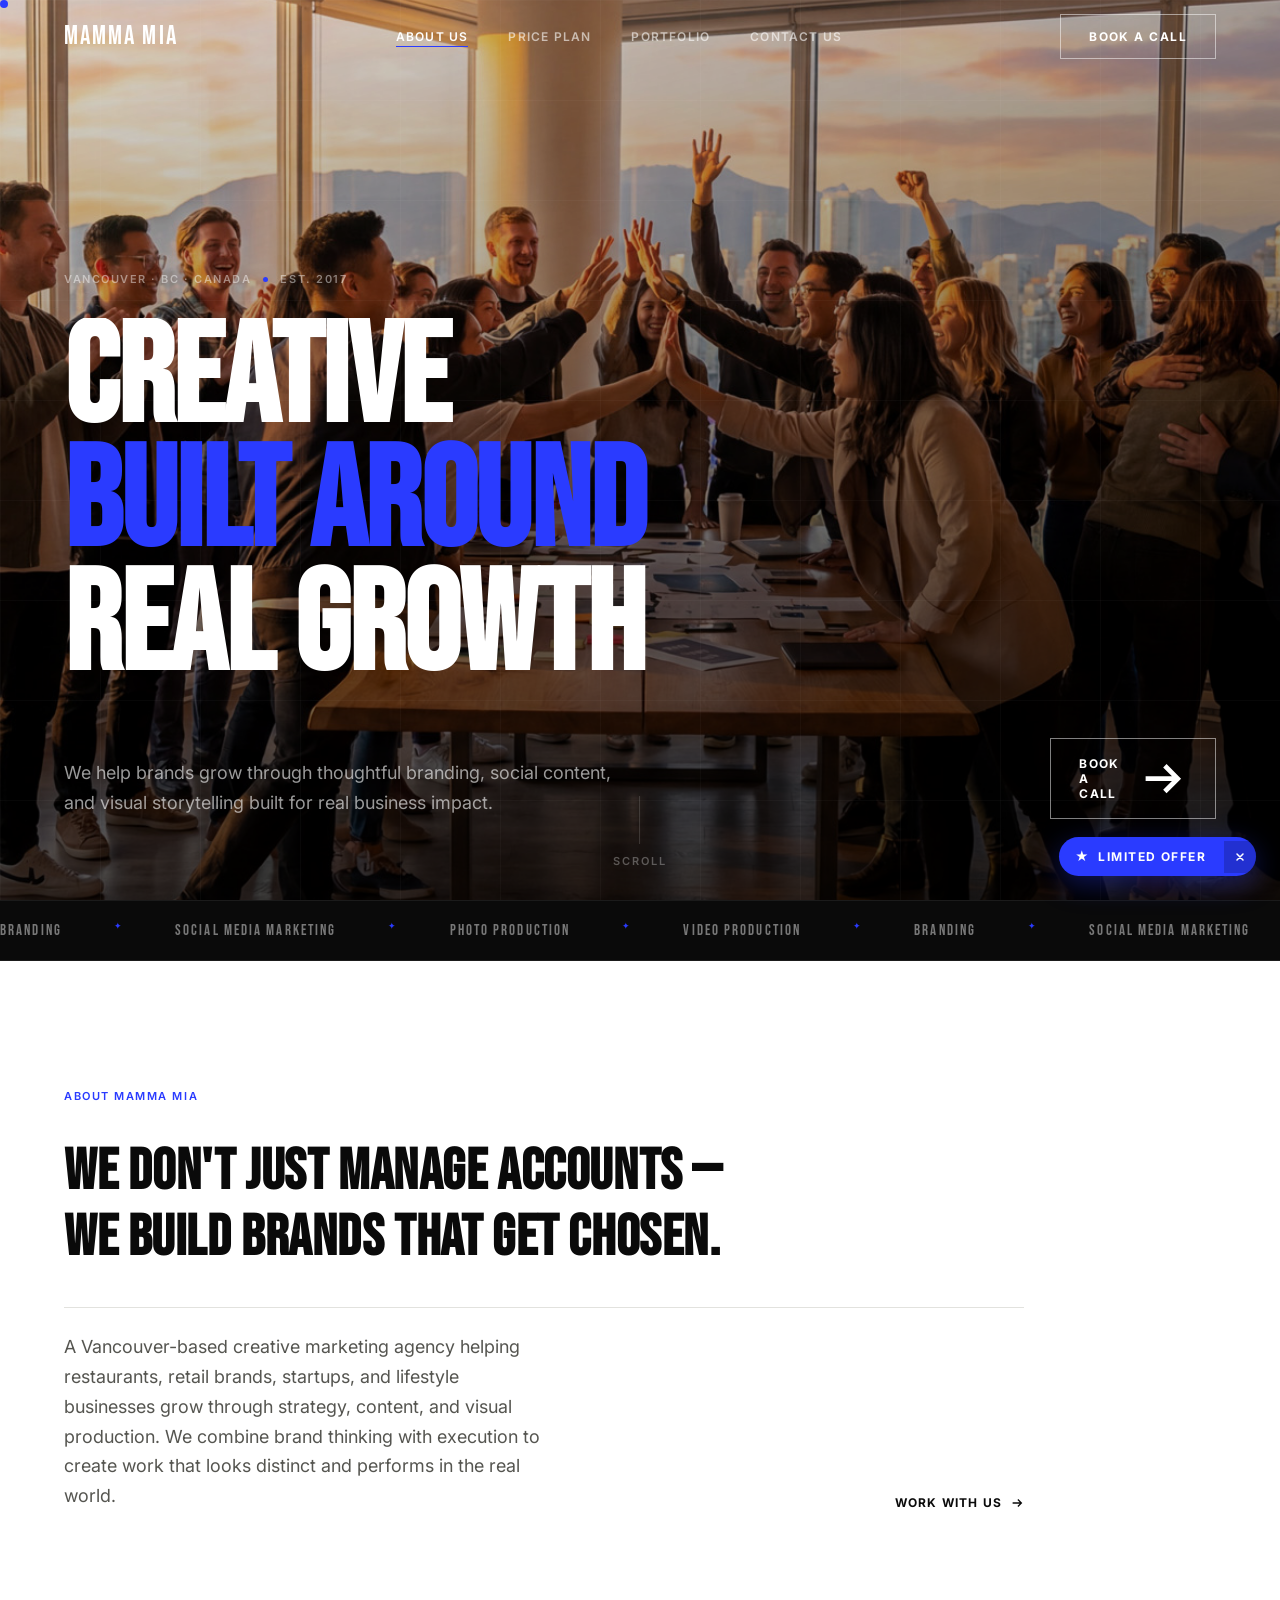
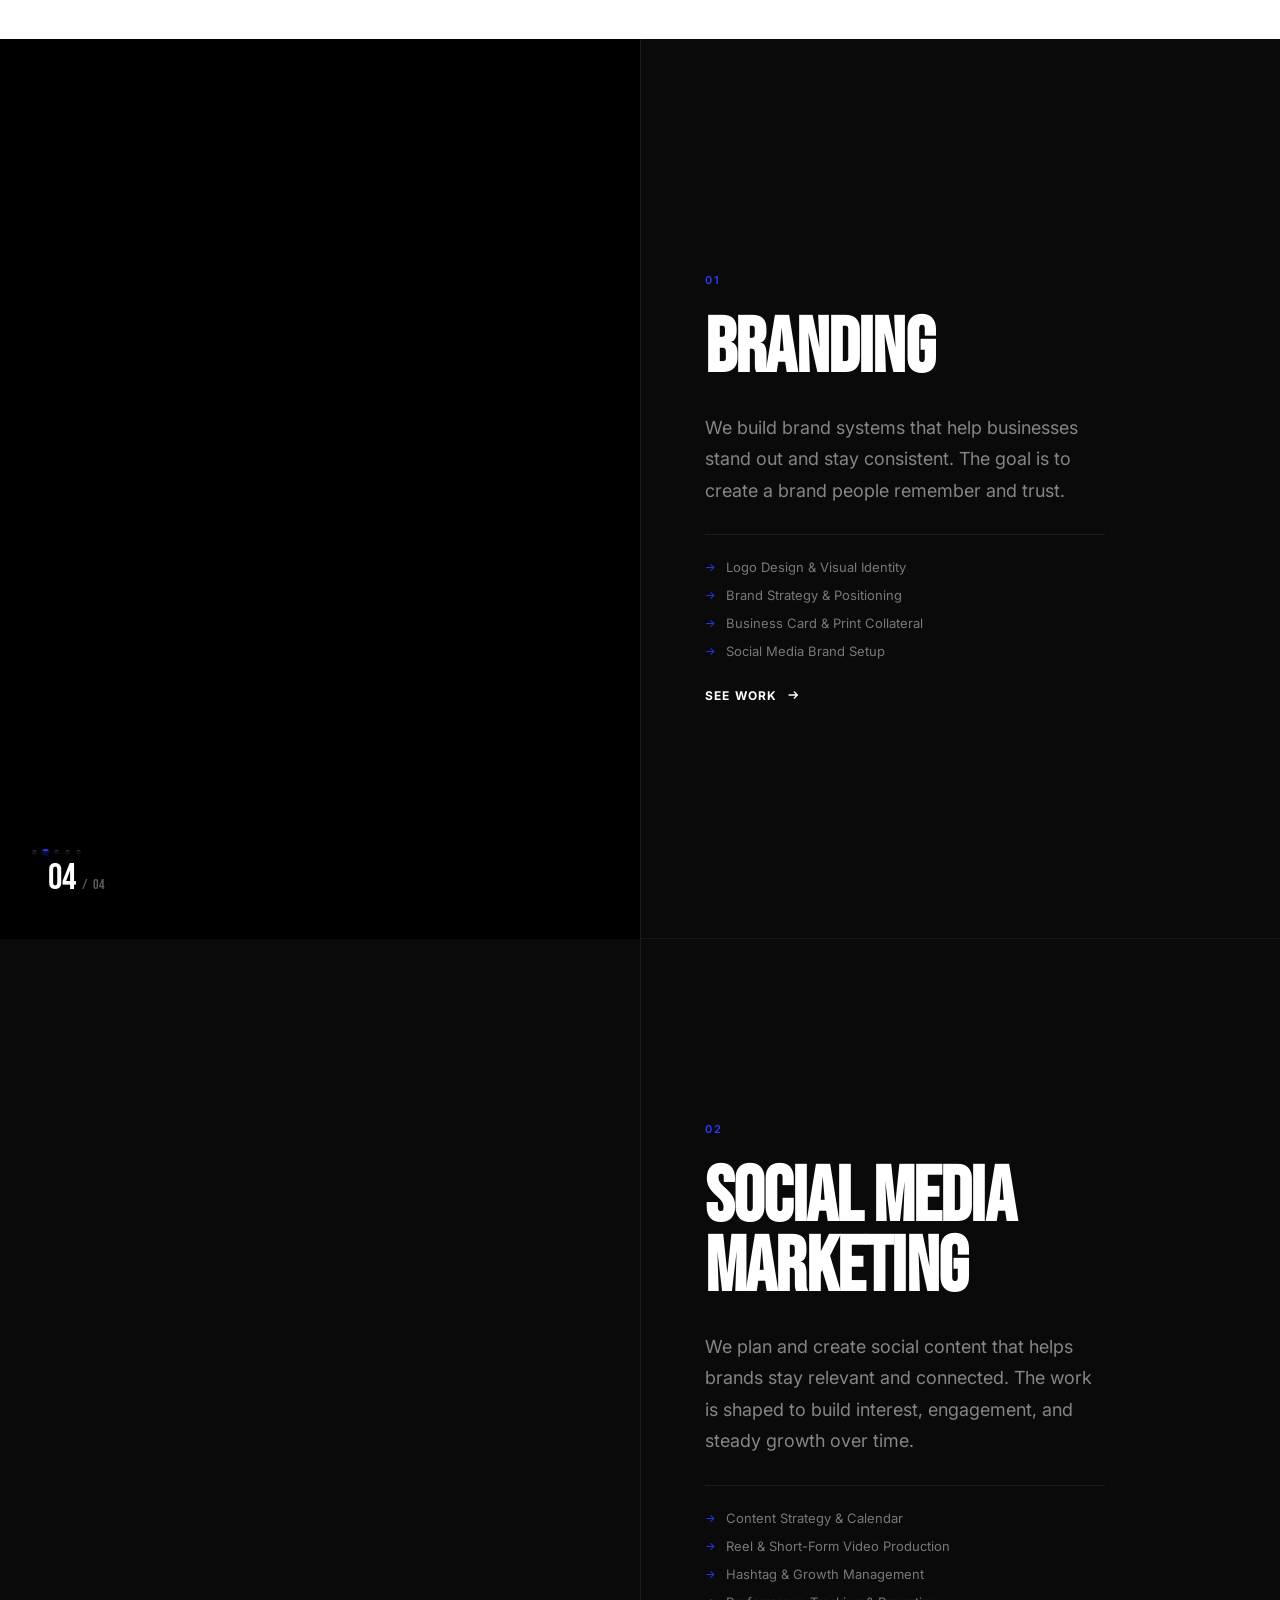
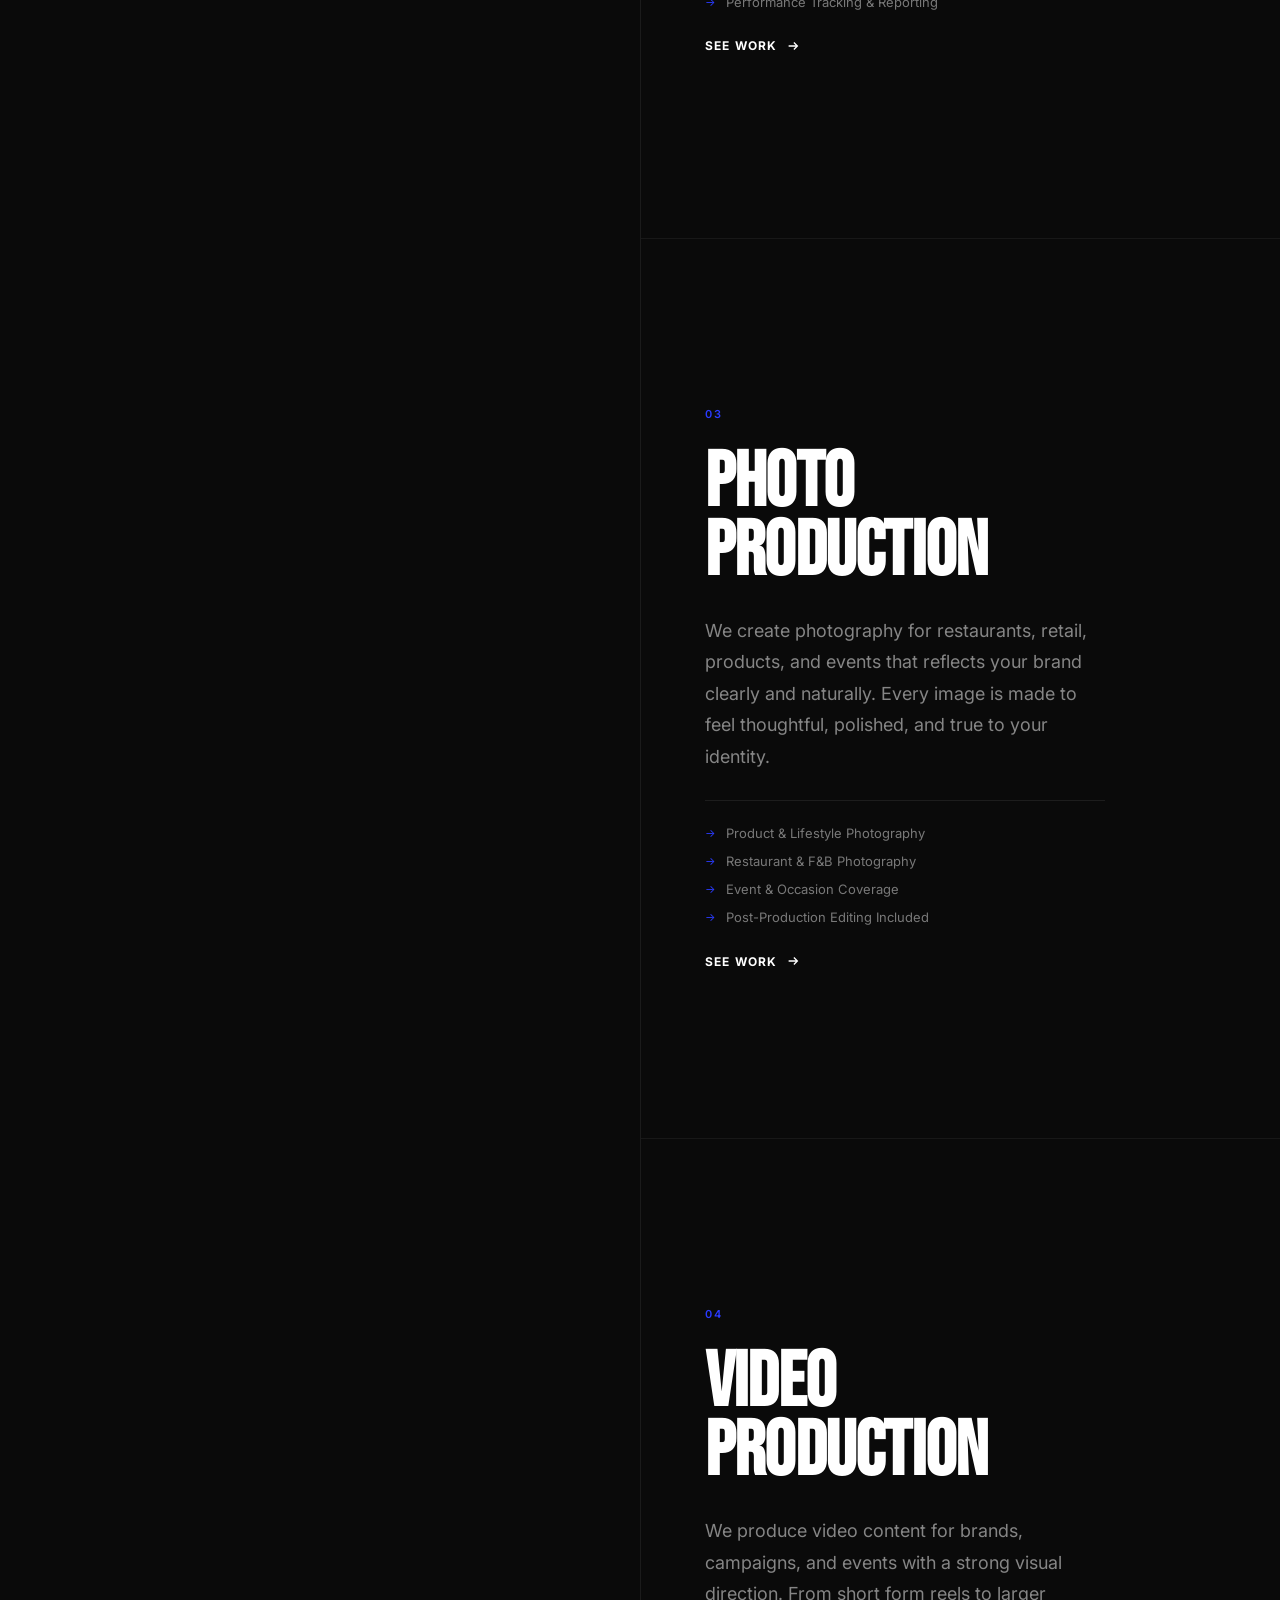
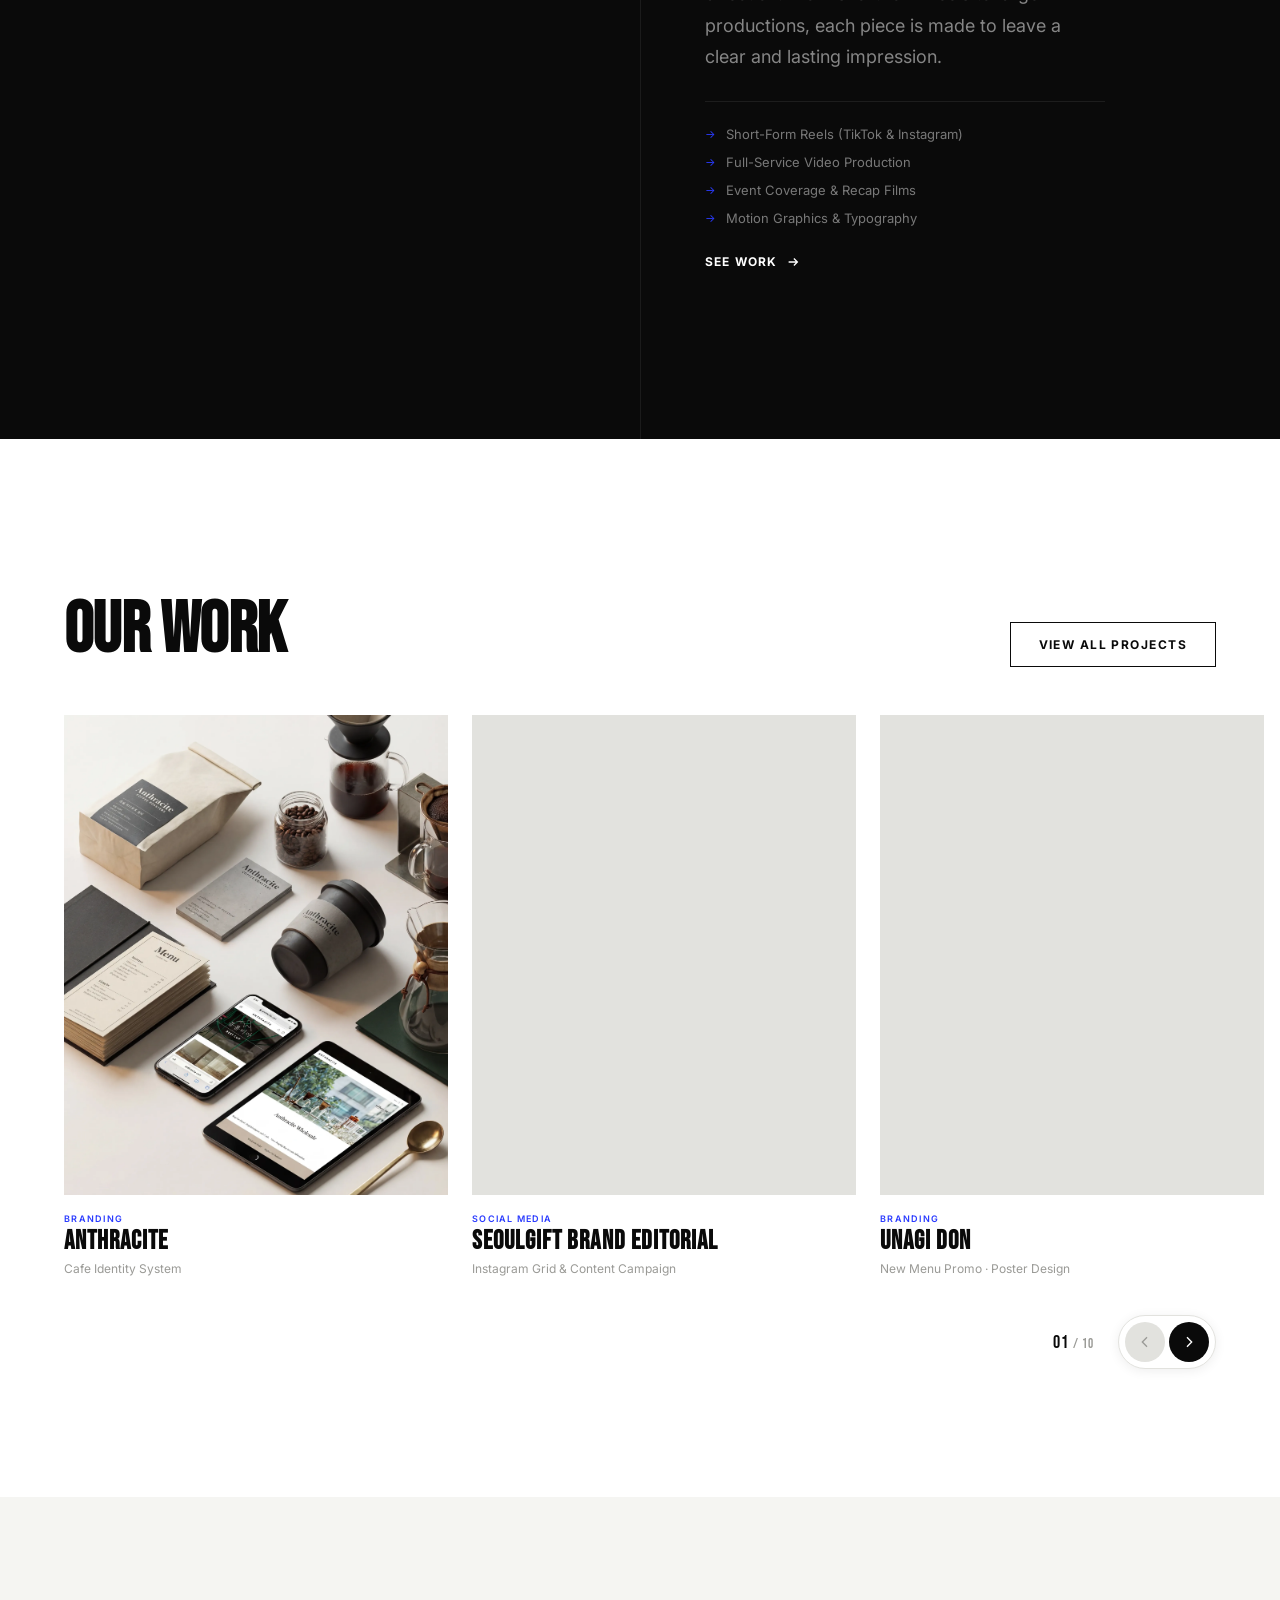
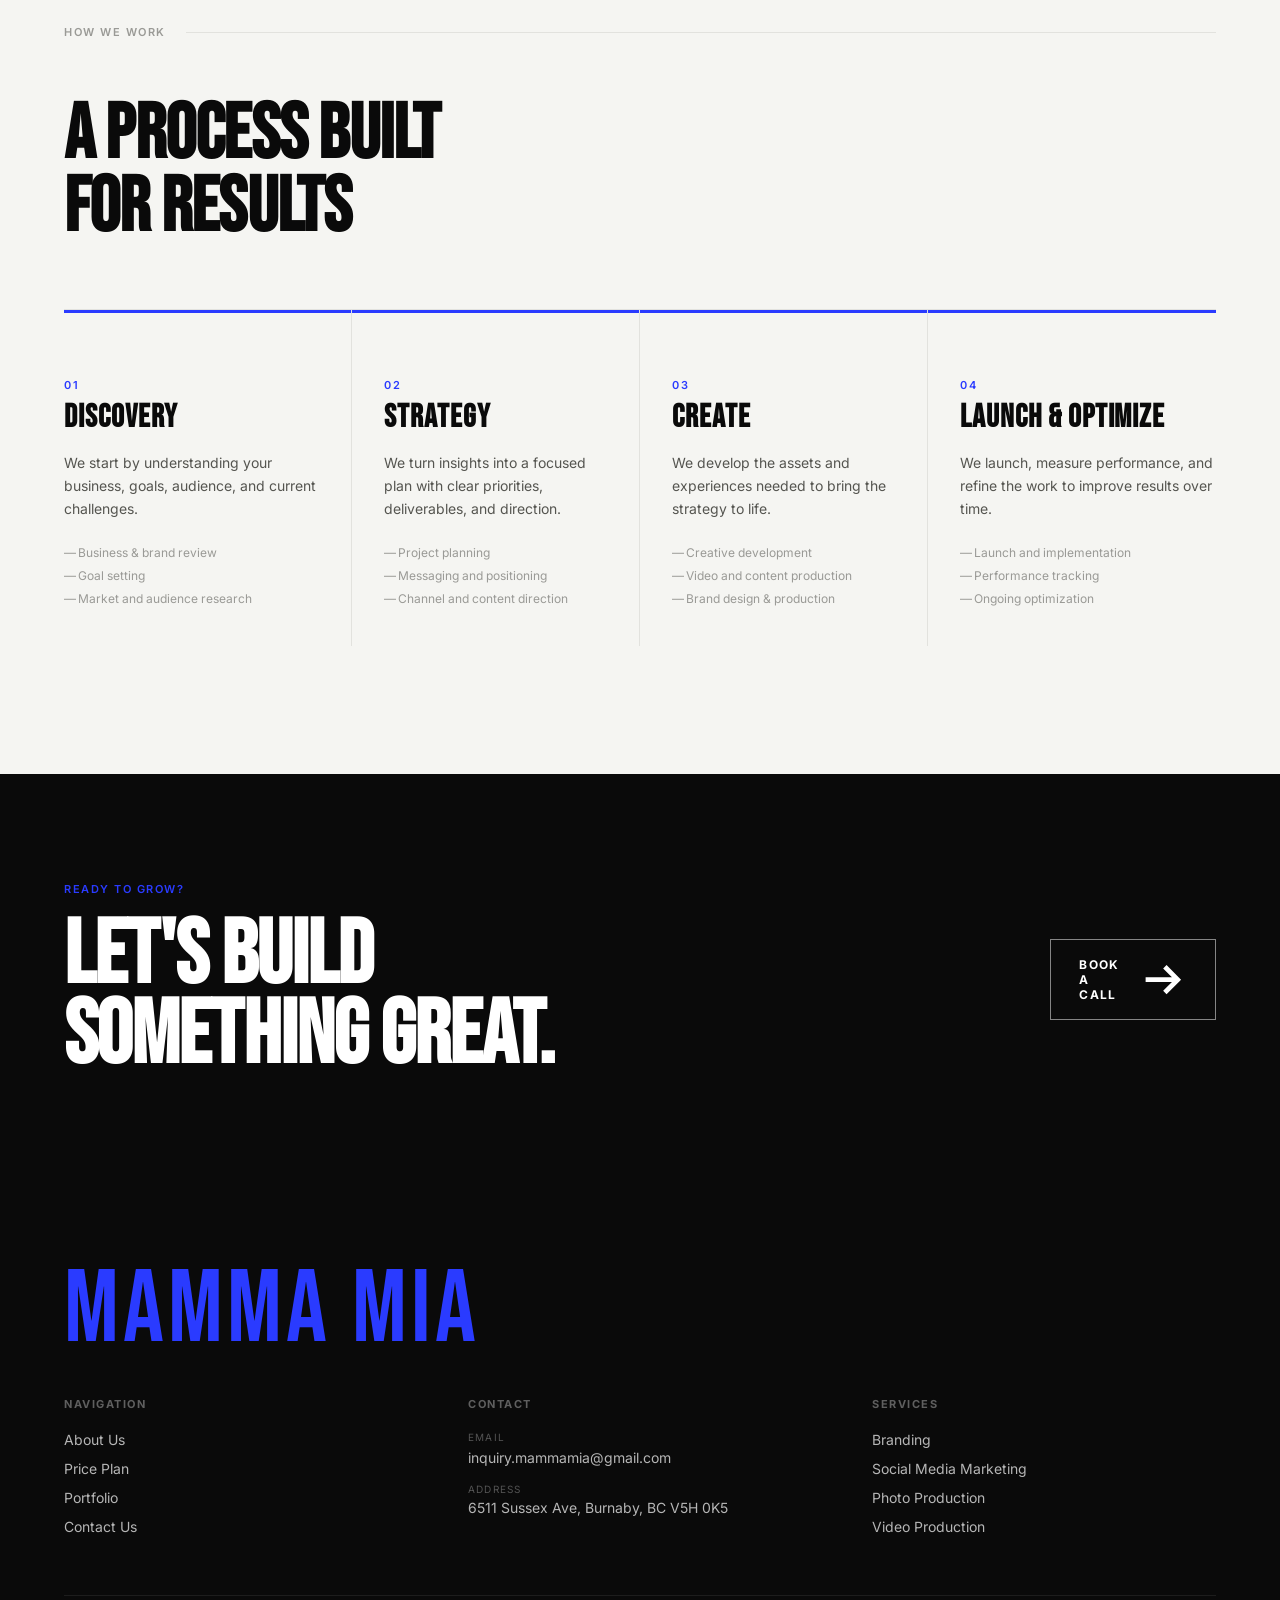
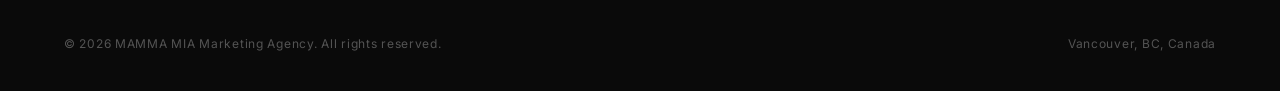
<file: index.html>
<!DOCTYPE html>
<html lang="en">
<head>
  <meta charset="UTF-8" />
  <meta name="viewport" content="width=device-width, initial-scale=1.0" />
  <title>MAMMA MIA — Vancouver Marketing Agency</title>
  <meta name="description" content="MAMMA MIA is a Vancouver-based marketing agency specializing in Branding, Social Media Marketing, Photo Production, and Video Production." />
  <!-- ============================================
       Open Graph / Facebook / KakaoTalk
       ============================================ -->
  <meta property="og:type" content="website" />
  <meta property="og:site_name" content="MAMMA MIA Marketing Agency" />
  <meta property="og:url" content="https://www.mammamiacreative.com/" />
  <meta property="og:title" content="MAMMA MIA — Vancouver Marketing Agency" />
  <meta property="og:description" content="Branding, Social Media Marketing, Photo & Video Production. Vancouver-based marketing agency crafting brands that last." />
  <meta property="og:image" content="https://www.mammamiacreative.com/images/og/og-home.jpg" />
  <meta property="og:image:secure_url" content="https://www.mammamiacreative.com/images/og/og-home.jpg" />
  <meta property="og:image:type" content="image/jpeg" />
  <meta property="og:image:width" content="1200" />
  <meta property="og:image:height" content="630" />
  <meta property="og:image:alt" content="MAMMA MIA Marketing Agency — Vancouver" />
  <meta property="og:locale" content="en_US" />
  <meta property="og:locale:alternate" content="ko_KR" />

  <!-- Twitter Card -->
  <meta name="twitter:card" content="summary_large_image" />
  <meta name="twitter:site" content="@mammamiacreative" />
  <meta name="twitter:title" content="MAMMA MIA — Vancouver Marketing Agency" />
  <meta name="twitter:description" content="Branding · Social · Photo · Video. Vancouver's premier marketing agency." />
  <meta name="twitter:image" content="https://www.mammamiacreative.com/images/og/og-home.jpg" />
  <meta name="twitter:image:alt" content="MAMMA MIA Marketing Agency" />

  <!-- Canonical -->
  <link rel="canonical" href="https://www.mammamiacreative.com/" />

  <link rel="preconnect" href="https://fonts.googleapis.com" />
  <link rel="preconnect" href="https://fonts.gstatic.com" crossorigin />
  <link href="https://fonts.googleapis.com/css2?family=Bebas+Neue&amp;family=Inter:wght@300;400;500;600;700&amp;display=swap" rel="stylesheet" />
  <!-- Favicon -->
  <link rel="icon" type="image/x-icon" href="/favicon.ico" />
  <link rel="icon" type="image/png" sizes="32x32" href="/favicon-32x32.png" />
  <link rel="icon" type="image/png" sizes="16x16" href="/favicon-16x16.png" />
  <link rel="apple-touch-icon" sizes="180x180" href="/apple-touch-icon.png" />

  <link rel="stylesheet" href="css/style.css?v=20260506v3" />
  <link rel="stylesheet" href="css/index.css?v=20260506v3" />

  <style>
    /* ============================================
       MAMMA MIA — Promo Components
       Floating Badge + Solid Blue Promo Bar
       ============================================ */

    /* ---------- Promo Bar (Solid Blue) ---------- */
    .promo-bar {
      width: 100%;
      background: var(--color-accent, #2a3bff);
      color: #fff;
      border-top: 1px solid rgba(255,255,255,0.10);
      border-bottom: 1px solid rgba(255,255,255,0.15);
      overflow: hidden;
      position: relative;
    }
    .promo-bar::before {
      content: '';
      position: absolute;
      top: 0; left: -100%;
      width: 100%; height: 100%;
      background: linear-gradient(90deg, transparent 0%, rgba(255,255,255,0.08) 50%, transparent 100%);
      animation: promoShimmer 6s ease-in-out infinite;
      pointer-events: none;
    }
    @keyframes promoShimmer {
      0% { left: -100%; }
      100% { left: 100%; }
    }
    .promo-bar__inner {
      display: flex;
      align-items: center;
      justify-content: center;
      gap: 20px;
      padding: 14px 24px;
      position: relative;
      z-index: 1;
      flex-wrap: wrap;
      max-width: var(--max-width, 1440px);
      margin: 0 auto;
    }
    .promo-bar__tag {
      display: inline-flex;
      align-items: center;
      font-family: var(--font-sans, 'Inter', sans-serif);
      font-size: 10px;
      font-weight: 700;
      letter-spacing: 0.18em;
      text-transform: uppercase;
      padding: 5px 11px;
      background: rgba(255,255,255,0.15);
      border: 1px solid rgba(255,255,255,0.30);
      color: #fff;
      white-space: nowrap;
    }
    .promo-bar__text {
      font-family: var(--font-sans, 'Inter', sans-serif);
      font-size: 13.5px;
      font-weight: 500;
      letter-spacing: 0.01em;
      color: #fff;
      line-height: 1.4;
      text-align: center;
    }
    .promo-bar__link {
      display: inline-flex;
      align-items: center;
      gap: 6px;
      font-family: var(--font-sans, 'Inter', sans-serif);
      font-size: 11px;
      font-weight: 700;
      letter-spacing: 0.14em;
      text-transform: uppercase;
      color: #fff;
      text-decoration: none;
      padding: 6px 12px;
      border-bottom: 1px solid rgba(255,255,255,0.45);
      transition: all 0.2s ease;
      white-space: nowrap;
    }
    .promo-bar__link:hover {
      background: rgba(255,255,255,0.12);
      border-bottom-color: #fff;
      transform: translateX(2px);
    }
    .promo-bar__link svg {
      width: 14px;
      height: 14px;
      transition: transform 0.2s ease;
    }
    .promo-bar__link:hover svg {
      transform: translateX(3px);
    }
    @media (max-width: 900px) {
      .promo-bar__inner { gap: 14px; padding: 12px 20px; }
      .promo-bar__text { font-size: 12.5px; }
    }
    @media (max-width: 640px) {
      .promo-bar__inner { flex-direction: column; gap: 10px; padding: 14px 20px; text-align: center; }
      .promo-bar__text { font-size: 12.5px; max-width: 360px; }
      .promo-bar__tag { font-size: 9.5px; padding: 4px 10px; }
    }

    /* ---------- Floating Badge ---------- */
    .floating-promo {
      position: fixed;
      bottom: 24px;
      right: 24px;
      z-index: 9998;
      display: inline-flex;
      align-items: center;
      gap: 0;
      background: var(--color-accent, #2a3bff);
      color: #fff;
      box-shadow: 0 8px 28px rgba(42, 59, 255, 0.35), 0 2px 8px rgba(0, 0, 0, 0.12);
      border-radius: 999px;
      overflow: hidden;
      animation: floatPulse 3s ease-in-out infinite, floatIn 0.6s cubic-bezier(0.16, 1, 0.3, 1) 0.8s both;
      transition: transform 0.3s ease, box-shadow 0.3s ease;
    }
    @keyframes floatIn {
      0% { opacity: 0; transform: translateY(20px) scale(0.85); }
      100% { opacity: 1; transform: translateY(0) scale(1); }
    }
    @keyframes floatPulse {
      0%, 100% { box-shadow: 0 8px 28px rgba(42, 59, 255, 0.35), 0 0 0 0 rgba(42, 59, 255, 0.55); }
      50% { box-shadow: 0 8px 28px rgba(42, 59, 255, 0.35), 0 0 0 10px rgba(42, 59, 255, 0); }
    }
    .floating-promo:hover {
      transform: translateY(-3px) scale(1.02);
      box-shadow: 0 12px 32px rgba(42, 59, 255, 0.45);
    }
    .floating-promo.floating-promo--hidden {
      opacity: 0;
      pointer-events: none;
      transform: translateY(20px) scale(0.85);
      transition: all 0.3s ease;
    }
    .floating-promo__main {
      display: inline-flex;
      align-items: center;
      gap: 8px;
      padding: 12px 18px 12px 16px;
      color: #fff;
      text-decoration: none;
      font-family: var(--font-sans, 'Inter', sans-serif);
      font-size: 12px;
      font-weight: 700;
      letter-spacing: 0.12em;
      text-transform: uppercase;
      white-space: nowrap;
    }
    .floating-promo__star {
      font-size: 13px;
      line-height: 1;
      animation: starSpin 4s linear infinite;
      display: inline-block;
    }
    @keyframes starSpin {
      from { transform: rotate(0deg); }
      to { transform: rotate(360deg); }
    }
    .floating-promo__close {
      width: 32px;
      height: 32px;
      display: inline-flex;
      align-items: center;
      justify-content: center;
      background: rgba(0, 0, 0, 0.18);
      border: none;
      color: #fff;
      cursor: pointer;
      transition: background 0.2s ease;
      flex-shrink: 0;
    }
    .floating-promo__close:hover {
      background: rgba(0, 0, 0, 0.32);
    }
    .floating-promo__close svg {
      width: 12px;
      height: 12px;
      stroke: #fff;
      stroke-width: 2;
    }
    @media (max-width: 640px) {
      .floating-promo {
        bottom: 16px;
        right: 16px;
      }
      .floating-promo__main {
        padding: 10px 14px 10px 14px;
        font-size: 11px;
      }
      .floating-promo__close {
        width: 28px;
        height: 28px;
      }
    }
  </style>
</head>
<body>

  <!-- Page Transition Curtain -->
  <div class="page-curtain" id="pageCurtain"></div>

  <!-- Page Loader -->
  <div class="page-loader" id="pageLoader">
    <div class="loader-logo">
      <span style="animation-delay:0.05s">M</span><span style="animation-delay:0.1s">A</span><span style="animation-delay:0.15s">M</span><span style="animation-delay:0.2s">M</span><span style="animation-delay:0.25s">A</span>&nbsp;<span style="animation-delay:0.35s">M</span><span style="animation-delay:0.4s">I</span><span style="animation-delay:0.45s">A</span>
    </div>
  </div>

  <!-- Custom Cursor -->
  <div class="cursor" id="cursor"></div>
  <div class="cursor-ring" id="cursorRing"></div>

  <!-- Progress Bar -->
  <div class="progress-bar" id="progressBar"></div>

  <!-- Navigation -->
  <nav class="nav nav--dark" id="mainNav">
    <div class="nav__inner">
      <a href="index.html" class="nav__logo">
        <span class="nav__logo-text">MAMMA MIA</span>
      </a>
      <div class="nav__links">
        <a href="index.html" class="nav__link active">About Us</a>
        <a href="price-plan.html" class="nav__link">Price Plan</a>
        <a href="portfolio.html" class="nav__link">Portfolio</a>
        <a href="contact.html" class="nav__link">Contact Us</a>
      </div>
      <a href="contact.html" class="nav__cta btn btn-outline-white"><span>Book a Call</span></a>
      <div class="nav__hamburger" id="hamburger"><span></span><span></span><span></span></div>
    </div>
  </nav>

  <!-- Mobile Menu -->
  <div class="nav__mobile-menu" id="mobileMenu">
    <a href="index.html" class="nav__mobile-link">About Us</a>
    <a href="price-plan.html" class="nav__mobile-link">Price Plan</a>
    <a href="portfolio.html" class="nav__mobile-link">Portfolio</a>
    <a href="contact.html" class="nav__mobile-link">Contact Us</a>
  </div>

  <!-- ══════════════════════════════════════════
       HERO — Full viewport, parallax image
  ══════════════════════════════════════════ -->
  <section class="hero" id="hero">
    <!-- Hero slideshow layer -->
    <div class="hero__parallax" id="heroParallax">
      <div class="hero__slides" id="heroSlides">
        <img src="images/hero/digital-marketing-agency-main-visual-1.jpg"
          alt="MAMMA MIA — Digital Marketing Main Visual 1" class="hero__slide active"
          loading="eager" decoding="async" fetchpriority="high" />
        <img src="images/hero/digital-marketing-agency-main-visual-2.jpg"
          alt="MAMMA MIA — Digital Marketing Main Visual 2" class="hero__slide"
          loading="eager" decoding="async" />
        <img src="images/hero/digital-marketing-agency-main-visual-3.jpg"
          alt="MAMMA MIA — Digital Marketing Main Visual 3" class="hero__slide"
          loading="eager" decoding="async" />
        <img src="images/hero/digital-marketing-agency-main-visual-4.jpg"
          alt="MAMMA MIA — Digital Marketing Main Visual 4" class="hero__slide"
          loading="eager" decoding="async" />
        <img src="images/hero/digital-marketing-agency-main-visual-5.jpg"
          alt="MAMMA MIA — Digital Marketing Main Visual 5" class="hero__slide"
          loading="eager" decoding="async" />
      </div>
    </div>
    <div class="hero__overlay"></div>
    <div class="hero__grid-lines"></div>

    <!-- Content -->
    <div class="container hero__content">
      <div class="hero__eyebrow">
        <span class="t-label">Vancouver · BC · Canada</span>
        <span class="hero__dot"></span>
        <span class="t-label">Est. 2017</span>
      </div>
      <!-- Split-text headline -->
      <h1 class="hero__headline">
        <span class="hero__word" data-delay="0">Creative</span>
        <span class="hero__word hero__word--accent" data-delay="1">Built Around</span>
        <span class="hero__word" data-delay="2">Real Growth</span>
      </h1>
      <div class="hero__bottom-row">
        <p class="hero__sub t-body">
          We help brands grow through thoughtful branding, social content,<br />
          and visual storytelling built for real business impact.
        </p>
        <div class="hero__actions">
          <a href="contact.html" class="btn btn-outline-white">
            <span>Book a Call</span>
            <svg viewBox="0 0 16 16" fill="none" stroke="currentColor" stroke-width="1.5"><path d="M3 8h10M9 4l4 4-4 4"/></svg>
          </a>
        </div>
      </div>
    </div>

    <!-- Scroll indicator -->
    <div class="hero__scroll" id="heroScroll">
      <div class="hero__scroll-line"></div>
      <span class="t-label">Scroll</span>
    </div>
  </section>

  <!-- ══════════════════════════════════════════
       MARQUEE
  ══════════════════════════════════════════ -->
  <div class="marquee-strip section--dark" aria-hidden="true">
    <div class="marquee-track" id="marqueeTrack">
      <!-- Set 1 -->
      <span>Branding</span><span class="marquee-dot">✦</span>
      <span>Social Media Marketing</span><span class="marquee-dot">✦</span>
      <span>Photo Production</span><span class="marquee-dot">✦</span>
      <span>Video Production</span><span class="marquee-dot">✦</span>
      <!-- Set 2 -->
      <span>Branding</span><span class="marquee-dot">✦</span>
      <span>Social Media Marketing</span><span class="marquee-dot">✦</span>
      <span>Photo Production</span><span class="marquee-dot">✦</span>
      <span>Video Production</span><span class="marquee-dot">✦</span>
      <!-- Set 3 -->
      <span>Branding</span><span class="marquee-dot">✦</span>
      <span>Social Media Marketing</span><span class="marquee-dot">✦</span>
      <span>Photo Production</span><span class="marquee-dot">✦</span>
      <span>Video Production</span><span class="marquee-dot">✦</span>
      <!-- Set 4 -->
      <span>Branding</span><span class="marquee-dot">✦</span>
      <span>Social Media Marketing</span><span class="marquee-dot">✦</span>
      <span>Photo Production</span><span class="marquee-dot">✦</span>
      <span>Video Production</span><span class="marquee-dot">✦</span>
      <!-- Set 5 -->
      <span>Branding</span><span class="marquee-dot">✦</span>
      <span>Social Media Marketing</span><span class="marquee-dot">✦</span>
      <span>Photo Production</span><span class="marquee-dot">✦</span>
      <span>Video Production</span><span class="marquee-dot">✦</span>
      <!-- Set 6 -->
      <span>Branding</span><span class="marquee-dot">✦</span>
      <span>Social Media Marketing</span><span class="marquee-dot">✦</span>
      <span>Photo Production</span><span class="marquee-dot">✦</span>
      <span>Video Production</span><span class="marquee-dot">✦</span>
      <!-- Set 7 -->
      <span>Branding</span><span class="marquee-dot">✦</span>
      <span>Social Media Marketing</span><span class="marquee-dot">✦</span>
      <span>Photo Production</span><span class="marquee-dot">✦</span>
      <span>Video Production</span><span class="marquee-dot">✦</span>
      <!-- Set 8 -->
      <span>Branding</span><span class="marquee-dot">✦</span>
      <span>Social Media Marketing</span><span class="marquee-dot">✦</span>
      <span>Photo Production</span><span class="marquee-dot">✦</span>
      <span>Video Production</span><span class="marquee-dot">✦</span>
    </div>
  </div>

  <!-- ══════════════════════════════════════════
       INTRO STATEMENT — Large editorial text
  ══════════════════════════════════════════ -->
  <section class="section intro-block">
    <div class="container">
      <div class="intro-block__inner">
        <span class="t-label intro-block__label reveal">About MAMMA MIA</span>
        <h2 class="intro-block__statement reveal reveal-delay-1">
          <span class="intro-line-1">We don't just manage accounts —</span>
          <span class="intro-line-2">we build brands that get chosen.</span>
        </h2>
        <div class="intro-block__sub-row reveal reveal-delay-2">
          <p class="t-body intro-block__desc">
            A Vancouver-based creative marketing agency helping restaurants, retail brands, startups, and lifestyle businesses grow through strategy, content, and visual production. We combine brand thinking with execution to create work that looks distinct and performs in the real world.
          </p>
          <a href="contact.html" class="btn-arrow intro-block__cta">
            Work With Us
            <svg viewBox="0 0 16 16" fill="none" stroke="currentColor" stroke-width="1.5"><path d="M3 8h10M9 4l4 4-4 4"/></svg>
          </a>
        </div>
      </div>
    </div>
  </section>

  <!-- ══════════════════════════════════════════
       SERVICES — Sticky scroll storytelling
       스크롤 내리면 왼쪽 이미지가 교체되고
       오른쪽 텍스트가 고정되어 순서대로 등장
  ══════════════════════════════════════════ -->
  <section class="sticky-services" id="services" aria-label="Our Services">

    <!-- Sticky image panel (left) — 서비스별 4-6장 슬라이드 -->
    <div class="sticky-services__visual" id="stickyVisual">
      <div class="sticky-services__img-wrap" id="stickyImgWrap">

        <!-- 0: Branding (5장) — Anthracite, Il Forno, El Molino, La Foret, Seasonal Promo -->
        <img src="images/branding/01_branding_anthracite.webp"
          alt="Anthracite Branding" class="sticky-services__img active" data-service="0" data-slide="0"
          loading="eager" decoding="async" fetchpriority="high" />
        <img src="images/branding/02_kitchen_il_forno.webp"
          alt="Il Forno Kitchen Identity" class="sticky-services__img" data-service="0" data-slide="1"
          loading="eager" decoding="async" fetchpriority="high" />
        <img src="images/branding/03_el_molino_brand_deck.jpg"
          alt="El Molino Brand Deck" class="sticky-services__img" data-service="0" data-slide="2"
          loading="eager" decoding="async" fetchpriority="high" />
        <img src="images/branding/04_la_foret_ig.jpg"
          alt="La Foret Instagram Branding" class="sticky-services__img" data-service="0" data-slide="3"
          loading="eager" decoding="async" fetchpriority="high" />
        <img src="images/branding/08_seasonal_promo.webp"
          alt="Seasonal Promo Branding" class="sticky-services__img" data-service="0" data-slide="4"
          loading="eager" decoding="async" fetchpriority="high" />

        <!-- 1: Social Media Marketing (5장) — Brand Launching, Cafe Opening, Fashion Brand, Cocktail, New Dishes -->
        <img src="images/social/01_brand_launching_thumb.jpg"
          alt="SeoulGift - Campaign &amp; Digital Content" class="sticky-services__img" data-service="1" data-slide="0"
          loading="eager" decoding="async" fetchpriority="high" />
        <img src="images/social/02_cafe_opening_thumb.jpg"
          alt="Brunch Café - Social Media Campaign" class="sticky-services__img" data-service="1" data-slide="1"
          loading="eager" decoding="async" fetchpriority="high" />
        <img src="images/social/06_fashion_brand_1_thumb.jpg"
          alt="Apparel Brand - Digital Content I" class="sticky-services__img" data-service="1" data-slide="2"
          loading="eager" decoding="async" fetchpriority="high" />
        <img src="images/social/03_cocktail_1_thumb.jpg"
          alt="Bar &amp; Lounge - Digital Content" class="sticky-services__img" data-service="1" data-slide="3"
          loading="eager" decoding="async" fetchpriority="high" />
        <img src="images/social/12_new_dishes_thumb.jpg"
          alt="Restaurant - New Menu Launch" class="sticky-services__img" data-service="1" data-slide="4"
          loading="eager" decoding="async" fetchpriority="high" />

        <!-- 2: Photo Production (5장) — Burger, Cocktail, Apparel, Engagement Ring, Hani Portrait -->
        <img src="images/photo/food/01_food_burger.jpg"
          alt="Food Burger Photography" class="sticky-services__img" data-service="2" data-slide="0"
          loading="eager" decoding="async" fetchpriority="high" />
        <img src="images/photo/food/06_food_martini_cocktail.jpg"
          alt="Martini Cocktail Photography" class="sticky-services__img" data-service="2" data-slide="1"
          loading="eager" decoding="async" fetchpriority="high" />
        <img src="images/photo/product/01_apparel_1.jpg"
          alt="Apparel Product Photography" class="sticky-services__img" data-service="2" data-slide="2"
          loading="eager" decoding="async" fetchpriority="high" />
        <img src="images/photo/product/10_engagement_ring.webp"
          alt="Engagement Ring Photography" class="sticky-services__img" data-service="2" data-slide="3"
          loading="eager" decoding="async" fetchpriority="high" />
        <img src="images/photo/portrait_skincare/01_hani_1.webp"
          alt="Hani Skincare Portrait" class="sticky-services__img" data-service="2" data-slide="4"
          loading="eager" decoding="async" fetchpriority="high" />

        <!-- 3: Video Production (5장) — Cars &amp; Hoops, DL Acro, F Diary, MCST KOCCA, Once Upon a Shine Gala -->
        <img src="images/video/cars-and-hoops-luxury-supercar-event-vancouver.jpeg"
          alt="Cars &amp; Hoops - Luxury supercar event Vancouver" class="sticky-services__img" data-service="3" data-slide="0"
          loading="eager" decoding="async" fetchpriority="high" />
        <img src="images/video/04_dl_acro_1.webp"
          alt="DL ACRO - Brand Campaign Film" class="sticky-services__img" data-service="3" data-slide="1"
          loading="eager" decoding="async" fetchpriority="high" />
        <img src="images/video/06_f_diary_perfume.webp"
          alt="F Diary Perfume - Beauty Campaign Film" class="sticky-services__img" data-service="3" data-slide="2"
          loading="eager" decoding="async" fetchpriority="high" />
        <img src="images/video/08_mcst_kocca_wild_vr.jpg"
          alt="MCST x KOCCA - Wild VR Content" class="sticky-services__img" data-service="3" data-slide="3"
          loading="eager" decoding="async" fetchpriority="high" />
        <img src="images/video/once-upon-a-shine-gala-event-stage-lighting-vancouver.jpeg"
          alt="Once Upon a Shine Gala - Event stage lighting Vancouver" class="sticky-services__img" data-service="3" data-slide="4"
          loading="eager" decoding="async" fetchpriority="high" />

      </div>

      <!-- 슬라이드 도트 인디케이터 -->
      <div class="sticky-services__dots" id="svcDots">
        <span class="sticky-services__dot active"></span>
        <span class="sticky-services__dot"></span>
        <span class="sticky-services__dot"></span>
        <span class="sticky-services__dot"></span>
        <span class="sticky-services__dot"></span>
      </div>

      <!-- floating service counter -->
      <div class="sticky-services__counter">
        <span class="sticky-services__counter-cur" id="svcCounterCur">01</span>
        <span class="sticky-services__counter-sep">/</span>
        <span class="sticky-services__counter-total">04</span>
      </div>
    </div>

    <!-- Scrollable text panels (right) -->
    <div class="sticky-services__panels" id="stickyPanels">

      <div class="sticky-services__panel" data-index="0">
        <img class="sticky-services__hero-mobile" src="images/branding/01_branding_anthracite.webp" alt="Anthracite Branding" loading="lazy" decoding="async" />
        <div class="sticky-services__thumbs-mobile" aria-hidden="true">
          <img src="images/branding/02_kitchen_il_forno.webp" alt="" loading="lazy" decoding="async" />
          <img src="images/branding/03_el_molino_brand_deck.jpg" alt="" loading="lazy" decoding="async" />
          <img src="images/branding/04_la_foret_ig.jpg" alt="" loading="lazy" decoding="async" />
        </div>
        <div class="sticky-services__panel-inner">
          <span class="t-label sticky-services__num">01</span>
          <h2 class="sticky-services__title">Branding</h2>
          <p class="t-body sticky-services__desc">We build brand systems that help businesses stand out and stay consistent. The goal is to create a brand people remember and trust.</p>
          <ul class="sticky-services__list">
            <li>Logo Design &amp; Visual Identity</li>
            <li>Brand Strategy &amp; Positioning</li>
            <li>Business Card &amp; Print Collateral</li>
            <li>Social Media Brand Setup</li>
          </ul>
          <a href="portfolio.html?cat=branding" class="btn-arrow sticky-services__link">
            See Work <svg viewBox="0 0 16 16" fill="none" stroke="currentColor" stroke-width="1.5"><path d="M3 8h10M9 4l4 4-4 4"/></svg>
          </a>
        </div>
      </div>

      <div class="sticky-services__panel" data-index="1">
        <img class="sticky-services__hero-mobile" src="images/social/01_brand_launching_thumb.jpg" alt="SeoulGift - Campaign &amp; Digital Content" loading="lazy" decoding="async" />
        <div class="sticky-services__thumbs-mobile" aria-hidden="true">
          <img src="images/social/02_cafe_opening_thumb.jpg" alt="" loading="lazy" decoding="async" />
          <img src="images/social/06_fashion_brand_1_thumb.jpg" alt="" loading="lazy" decoding="async" />
          <img src="images/social/03_cocktail_1_thumb.jpg" alt="" loading="lazy" decoding="async" />
        </div>
        <div class="sticky-services__panel-inner">
          <span class="t-label sticky-services__num">02</span>
          <h2 class="sticky-services__title">Social Media<br />Marketing</h2>
          <p class="t-body sticky-services__desc">We plan and create social content that helps brands stay relevant and connected. The work is shaped to build interest, engagement, and steady growth over time.</p>
          <ul class="sticky-services__list">
            <li>Content Strategy &amp; Calendar</li>
            <li>Reel &amp; Short-Form Video Production</li>
            <li>Hashtag &amp; Growth Management</li>
            <li>Performance Tracking &amp; Reporting</li>
          </ul>
          <a href="portfolio.html?cat=social" class="btn-arrow sticky-services__link">
            See Work <svg viewBox="0 0 16 16" fill="none" stroke="currentColor" stroke-width="1.5"><path d="M3 8h10M9 4l4 4-4 4"/></svg>
          </a>
        </div>
      </div>

      <div class="sticky-services__panel" data-index="2">
        <img class="sticky-services__hero-mobile" src="images/photo/food/01_food_burger.jpg" alt="Food Burger Photography" loading="lazy" decoding="async" />
        <div class="sticky-services__thumbs-mobile" aria-hidden="true">
          <img src="images/photo/food/06_food_martini_cocktail.jpg" alt="" loading="lazy" decoding="async" />
          <img src="images/photo/product/01_apparel_1.jpg" alt="" loading="lazy" decoding="async" />
          <img src="images/photo/product/10_engagement_ring.webp" alt="" loading="lazy" decoding="async" />
        </div>
        <div class="sticky-services__panel-inner">
          <span class="t-label sticky-services__num">03</span>
          <h2 class="sticky-services__title">Photo<br />Production</h2>
          <p class="t-body sticky-services__desc">We create photography for restaurants, retail, products, and events that reflects your brand clearly and naturally. Every image is made to feel thoughtful, polished, and true to your identity.</p>
          <ul class="sticky-services__list">
            <li>Product &amp; Lifestyle Photography</li>
            <li>Restaurant &amp; F&amp;B Photography</li>
            <li>Event &amp; Occasion Coverage</li>
            <li>Post-Production Editing Included</li>
          </ul>
          <a href="portfolio.html?cat=photo" class="btn-arrow sticky-services__link">
            See Work <svg viewBox="0 0 16 16" fill="none" stroke="currentColor" stroke-width="1.5"><path d="M3 8h10M9 4l4 4-4 4"/></svg>
          </a>
        </div>
      </div>

      <div class="sticky-services__panel" data-index="3">
        <img class="sticky-services__hero-mobile" src="images/video/cars-and-hoops-luxury-supercar-event-vancouver.jpeg" alt="Cars &amp; Hoops - Luxury supercar event Vancouver" loading="lazy" decoding="async" />
        <div class="sticky-services__thumbs-mobile" aria-hidden="true">
          <img src="images/video/04_dl_acro_1.webp" alt="" loading="lazy" decoding="async" />
          <img src="images/video/06_f_diary_perfume.webp" alt="" loading="lazy" decoding="async" />
          <img src="images/video/08_mcst_kocca_wild_vr.jpg" alt="" loading="lazy" decoding="async" />
        </div>
        <div class="sticky-services__panel-inner">
          <span class="t-label sticky-services__num">04</span>
          <h2 class="sticky-services__title">Video<br />Production</h2>
          <p class="t-body sticky-services__desc">We produce video content for brands, campaigns, and events with a strong visual direction. From short form reels to larger productions, each piece is made to leave a clear and lasting impression.</p>
          <ul class="sticky-services__list">
            <li>Short-Form Reels (TikTok &amp; Instagram)</li>
            <li>Full-Service Video Production</li>
            <li>Event Coverage &amp; Recap Films</li>
            <li>Motion Graphics &amp; Typography</li>
          </ul>
          <a href="portfolio.html?cat=video" class="btn-arrow sticky-services__link">
            See Work <svg viewBox="0 0 16 16" fill="none" stroke="currentColor" stroke-width="1.5"><path d="M3 8h10M9 4l4 4-4 4"/></svg>
          </a>
        </div>
      </div>

    </div>
  </section>

  <!-- ══════════════════════════════════════════
       RECENT WORK — Horizontal scroll cards
  ══════════════════════════════════════════ -->
  <section class="section recent-work" id="work">
    <div class="container">
      <div class="recent-work__header">
        <div>
          <span class="t-label reveal" style="color:var(--color-accent)">Selected Projects</span>
          <h2 class="recent-work__title reveal reveal-delay-1">Our Work</h2>
        </div>
        <a href="portfolio.html" class="btn btn-outline reveal reveal-delay-2">
          <span>View All Projects</span>
        </a>
      </div>
    </div>

    <!-- Horizontal scroll track -->
    <div class="work-hscroll" id="workHScroll">
      <div class="work-hscroll__track" id="workTrack">

        <!-- 01 Anthracite Cafe (Branding) -->
        <article class="work-card">
          <a href="portfolio-branding.html" class="work-card__img-wrap">
            <img src="images/branding/01_branding_anthracite.webp"
              alt="Anthracite Cafe Branding" loading="eager" decoding="async" fetchpriority="high" />
            <div class="work-card__overlay"><span>View Project →</span></div>
          </a>
          <div class="work-card__meta">
            <span class="work-card__cat t-label">Branding</span>
            <h3 class="work-card__title">Anthracite</h3>
            <p class="work-card__sub">Cafe Identity System</p>
          </div>
        </article>

        <!-- 02 SeoulGift Instagram Grid (Social Media) -->
        <article class="work-card">
          <a href="portfolio-social.html" class="work-card__img-wrap">
            <img src="images/social/19_seoulgift_brand.webp"
              alt="SeoulGift - Brand Editorial Series" loading="eager" decoding="async" fetchpriority="high" />
            <div class="work-card__overlay"><span>View Project →</span></div>
          </a>
          <div class="work-card__meta">
            <span class="work-card__cat t-label">Social Media</span>
            <h3 class="work-card__title">SeoulGift Brand Editorial</h3>
            <p class="work-card__sub">Instagram Grid &amp; Content Campaign</p>
          </div>
        </article>

        <!-- 03 Unagi Don — New Menu Promo (Branding) -->
        <article class="work-card">
          <a href="portfolio-branding.html" class="work-card__img-wrap">
            <img src="images/branding/07_new_menu_promo_3.jpg"
              alt="Unagi Don New Menu Promo Poster" loading="eager" decoding="async" fetchpriority="high" />
            <div class="work-card__overlay"><span>View Project →</span></div>
          </a>
          <div class="work-card__meta">
            <span class="work-card__cat t-label">Branding</span>
            <h3 class="work-card__title">Unagi Don</h3>
            <p class="work-card__sub">New Menu Promo · Poster Design</p>
          </div>
        </article>

        <!-- 04 Thermo Product Shot (Photo Production) -->
        <article class="work-card">
          <a href="portfolio-photo.html" class="work-card__img-wrap">
            <img src="images/photo/product/18_thermo_1.webp"
              alt="Orange Thermo Bottle Product Photography" loading="eager" decoding="async" fetchpriority="high" />
            <div class="work-card__overlay"><span>View Project →</span></div>
          </a>
          <div class="work-card__meta">
            <span class="work-card__cat t-label">Photo Production</span>
            <h3 class="work-card__title">Thermo</h3>
            <p class="work-card__sub">Outdoor Lifestyle Product Shoot</p>
          </div>
        </article>

        <!-- 05 Cocktails Lineup (Photo Production) -->
        <article class="work-card">
          <a href="portfolio-photo.html" class="work-card__img-wrap">
            <img src="images/photo/food/04_food_cocktails.jpg"
              alt="Cocktails Lineup Bar Photography" loading="eager" decoding="async" fetchpriority="high" />
            <div class="work-card__overlay"><span>View Project →</span></div>
          </a>
          <div class="work-card__meta">
            <span class="work-card__cat t-label">Photo Production</span>
            <h3 class="work-card__title">Cocktails</h3>
            <p class="work-card__sub">Bar &amp; Beverage Photography</p>
          </div>
        </article>

        <!-- 06 F Diary Perfume (Video Production) -->
        <article class="work-card">
          <a href="portfolio-video.html" class="work-card__img-wrap">
            <img src="images/video/06_f_diary_perfume.webp"
              alt="F Diary Perfume Brand Film" loading="eager" decoding="async" fetchpriority="high" />
            <div class="work-card__overlay"><span>View Project →</span></div>
          </a>
          <div class="work-card__meta">
            <span class="work-card__cat t-label">Video Production</span>
            <h3 class="work-card__title">F Diary</h3>
            <p class="work-card__sub">Perfume Brand Film</p>
          </div>
        </article>

        <!-- 07 Once Upon Shine Gala (Video Production) -->
        <article class="work-card">
          <a href="portfolio-video.html" class="work-card__img-wrap">
            <img src="images/video/10_once_upon_shine_gala.webp"
              alt="Once Upon Shine Gala Event Film" loading="eager" decoding="async" fetchpriority="high" />
            <div class="work-card__overlay"><span>View Project →</span></div>
          </a>
          <div class="work-card__meta">
            <span class="work-card__cat t-label">Video Production</span>
            <h3 class="work-card__title">Once Upon Shine Gala</h3>
            <p class="work-card__sub">Event Recap Film · 2025</p>
          </div>
        </article>

        <!-- 08 Cafe Opening (Social Media) -->
        <article class="work-card">
          <a href="portfolio-social.html" class="work-card__img-wrap">
            <img src="images/social/02_cafe_opening_thumb.jpg"
              alt="Brunch Café - Social Media Campaign" loading="eager" decoding="async" fetchpriority="high" />
            <div class="work-card__overlay"><span>View Project →</span></div>
          </a>
          <div class="work-card__meta">
            <span class="work-card__cat t-label">Social Media</span>
            <h3 class="work-card__title">Cafe Opening</h3>
            <p class="work-card__sub">Launch Reels Campaign</p>
          </div>
        </article>

        <!-- 09 Sotbab (Social Media) -->
        <article class="work-card">
          <a href="portfolio-social.html" class="work-card__img-wrap">
            <img src="images/social/13_sotbab_thumb.jpg"
              alt="Korean Restaurant - Signature Dish Reel" loading="eager" decoding="async" fetchpriority="high" />
            <div class="work-card__overlay"><span>View Project →</span></div>
          </a>
          <div class="work-card__meta">
            <span class="work-card__cat t-label">Social Media</span>
            <h3 class="work-card__title">Korean Sotbab Reel</h3>
            <p class="work-card__sub">Restaurant Menu Reel</p>
          </div>
        </article>

        <!-- 10 Uber Eats Promo (Branding) -->
        <article class="work-card">
          <a href="portfolio-branding.html" class="work-card__img-wrap">
            <img src="images/branding/09_uber_eats_promo.jpg"
              alt="Uber Eats Promo Series" loading="eager" decoding="async" fetchpriority="high" />
            <div class="work-card__overlay"><span>View Project →</span></div>
          </a>
          <div class="work-card__meta">
            <span class="work-card__cat t-label">Branding</span>
            <h3 class="work-card__title">Uber Eats</h3>
            <p class="work-card__sub">Promo Series · Campaign Design</p>
          </div>
        </article>

      </div>
    </div>

    <!-- Arrow nav + counter -->
    <div class="container">
      <div class="work-nav reveal">
        <div class="work-nav__counter">
          <span class="work-nav__cur" id="workNavCur">01</span>
          <span class="work-nav__sep">/</span>
          <span class="work-nav__total" id="workNavTotal">10</span>
        </div>
        <div class="work-nav__btns">
          <button class="work-nav__btn" id="workNavPrev" aria-label="Previous">
            <svg viewBox="0 0 24 24" fill="none" stroke="currentColor" stroke-width="2"><path d="M15 19l-7-7 7-7"/></svg>
          </button>
          <button class="work-nav__btn" id="workNavNext" aria-label="Next">
            <svg viewBox="0 0 24 24" fill="none" stroke="currentColor" stroke-width="2"><path d="M9 5l7 7-7 7"/></svg>
          </button>
        </div>
      </div>
    </div>
  </section>

  <!-- ══════════════════════════════════════════
       PROCESS — 4 steps with animated bars
  ══════════════════════════════════════════ -->
  <section class="section process" id="process">
    <div class="container">
      <div class="section-label-row reveal">
        <span class="t-label">How We Work</span>
        <div class="rule"></div>
      </div>
      <h2 class="process__headline t-headline reveal">A Process Built<br />For Results</h2>
      <div class="process__steps">
        <div class="process__step reveal">
          <div class="process__step-bar"></div>
          <div class="process__step-inner">
            <div class="process__step-header">
              <span class="process__step-num t-label">01</span>
              <h3 class="process__step-title">Discovery</h3>
            </div>
            <p class="process__step-desc t-body-sm">We start by understanding your business, goals, audience, and current challenges.</p>
            <ul class="process__step-list">
              <li>Business &amp; brand review</li>
              <li>Goal setting</li>
              <li>Market and audience research</li>
            </ul>
          </div>
        </div>
        <div class="process__step reveal reveal-delay-1">
          <div class="process__step-bar"></div>
          <div class="process__step-inner">
            <div class="process__step-header">
              <span class="process__step-num t-label">02</span>
              <h3 class="process__step-title">Strategy</h3>
            </div>
            <p class="process__step-desc t-body-sm">We turn insights into a focused plan with clear priorities, deliverables, and direction.</p>
            <ul class="process__step-list">
              <li>Project planning</li>
              <li>Messaging and positioning</li>
              <li>Channel and content direction</li>
            </ul>
          </div>
        </div>
        <div class="process__step reveal reveal-delay-2">
          <div class="process__step-bar"></div>
          <div class="process__step-inner">
            <div class="process__step-header">
              <span class="process__step-num t-label">03</span>
              <h3 class="process__step-title">Create</h3>
            </div>
            <p class="process__step-desc t-body-sm">We develop the assets and experiences needed to bring the strategy to life.</p>
            <ul class="process__step-list">
              <li>Creative development</li>
              <li>Video and content production</li>
              <li>Brand design &amp; production</li>
            </ul>
          </div>
        </div>
        <div class="process__step reveal reveal-delay-3">
          <div class="process__step-bar"></div>
          <div class="process__step-inner">
            <div class="process__step-header">
              <span class="process__step-num t-label">04</span>
              <h3 class="process__step-title">Launch &amp; Optimize</h3>
            </div>
            <p class="process__step-desc t-body-sm">We launch, measure performance, and refine the work to improve results over time.</p>
            <ul class="process__step-list">
              <li>Launch and implementation</li>
              <li>Performance tracking</li>
              <li>Ongoing optimization</li>
            </ul>
          </div>
        </div>
      </div>
    </div>
  </section>

  <!-- ══════════════════════════════════════════
       CTA — Dark band
  ══════════════════════════════════════════ -->
  <section class="cta-band section--dark" id="cta">
    <div class="container cta-band__inner">
      <div class="cta-band__left reveal">
        <span class="t-label" style="color:var(--color-accent)">Ready to grow?</span>
        <h2 class="cta-band__headline">Let's Build<br />Something Great.</h2>
      </div>
      <div class="cta-band__actions reveal reveal-delay-1">
        <a href="contact.html" class="btn btn-outline-white">
          <span>Book a Call</span>
          <svg viewBox="0 0 16 16" fill="none" stroke="currentColor" stroke-width="1.5"><path d="M3 8h10M9 4l4 4-4 4"/></svg>
        </a>

      </div>
    </div>
  </section>

  <!-- ══════════════════════════════════════════
       FOOTER
  ══════════════════════════════════════════ -->
  <footer class="footer">
    <div class="container">
      <div class="footer__brand-name">MAMMA MIA</div>
      <div class="footer__top">
        <div class="footer__col">
          <p class="footer__col-title">Navigation</p>
          <nav class="footer__col-links">
            <a href="index.html" class="footer__col-link">About Us</a>
            <a href="price-plan.html" class="footer__col-link">Price Plan</a>
            <a href="portfolio.html" class="footer__col-link">Portfolio</a>
            <a href="contact.html" class="footer__col-link">Contact Us</a>
          </nav>
        </div>
        <div class="footer__col">
          <p class="footer__col-title">Contact</p>
          <div class="footer__contact-item">
            <p class="footer__contact-label">Email</p>
            <a href="#" class="footer__contact-value footer__col-link js-email" data-user="inquiry.mammamia" data-domain="gmail.com" rel="nofollow"><span class="js-email-text">Loading...</span></a>
          </div>
          <div class="footer__contact-item">
            <p class="footer__contact-label">Address</p>
            <p class="footer__contact-value">6511 Sussex Ave, Burnaby, BC V5H 0K5</p>
          </div>
        </div>
        <div class="footer__col">
          <p class="footer__col-title">Services</p>
          <nav class="footer__col-links">
            <a href="price-plan.html#branding" class="footer__col-link">Branding</a>
            <a href="price-plan.html#social" class="footer__col-link">Social Media Marketing</a>
            <a href="price-plan.html#photo" class="footer__col-link">Photo Production</a>
            <a href="price-plan.html#video" class="footer__col-link">Video Production</a>
          </nav>
        </div>
      </div>
      <div class="footer__bottom">
        <p class="footer__copy">© 2026 MAMMA MIA Marketing Agency. All rights reserved.</p>
        <p class="footer__copy">Vancouver, BC, Canada</p>
      </div>
    </div>
  </footer>

  <script src="js/main.js"></script>
  <script src="js/index.js"></script>
  <script>
    /* Email assembler — bypasses Cloudflare email obfuscation by composing the
       address client-side from data-* attributes (no raw "mailto:" or full
       address present in source HTML). */
    (function () {
      var els = document.querySelectorAll('a.js-email[data-user][data-domain]');
      els.forEach(function (a) {
        var addr = a.getAttribute('data-user') + '@' + a.getAttribute('data-domain');
        a.setAttribute('href', 'mailto:' + addr);
        var span = a.querySelector('.js-email-text');
        if (span) span.textContent = addr;
        else a.textContent = addr;
      });
    })();
  </script>
<script defer src="https://static.cloudflareinsights.com/beacon.min.js/v8c78df7c7c0f484497ecbca7046644da1771523124516" integrity="sha512-8DS7rgIrAmghBFwoOTujcf6D9rXvH8xm8JQ1Ja01h9QX8EzXldiszufYa4IFfKdLUKTTrnSFXLDkUEOTrZQ8Qg==" data-cf-beacon='{"version":"2024.11.0","token":"4edd5f8ec12a48cfa682ab8261b80a79","server_timing":{"name":{"cfCacheStatus":true,"cfEdge":true,"cfExtPri":true,"cfL4":true,"cfOrigin":true,"cfSpeedBrain":true},"location_startswith":null}}' crossorigin="anonymous"></script>

  <!-- ======== Floating Promo Badge ======== -->
  <div class="floating-promo" id="floatingPromo">
    <a href="contact.html" class="floating-promo__main">
      <span class="floating-promo__star">★</span>
      <span>Limited Offer</span>
    </a>
    <button type="button" class="floating-promo__close" id="floatingPromoClose" aria-label="Close promotional offer">
      <svg viewBox="0 0 16 16" fill="none" xmlns="http://www.w3.org/2000/svg"><path d="M4 4 L12 12 M12 4 L4 12" stroke-linecap="round"/></svg>
    </button>
  </div>
  <script>
    (function () {
      var promo = document.getElementById('floatingPromo');
      var closeBtn = document.getElementById('floatingPromoClose');
      if (!promo || !closeBtn) return;
      try {
        if (sessionStorage.getItem('floatingPromoClosed') === '1') {
          promo.classList.add('floating-promo--hidden');
        }
      } catch (e) {}
      closeBtn.addEventListener('click', function () {
        promo.classList.add('floating-promo--hidden');
        try { sessionStorage.setItem('floatingPromoClosed', '1'); } catch (e) {}
      });
    })();
  </script>

<script defer src="https://static.cloudflareinsights.com/beacon.min.js/v8c78df7c7c0f484497ecbca7046644da1771523124516" integrity="sha512-8DS7rgIrAmghBFwoOTujcf6D9rXvH8xm8JQ1Ja01h9QX8EzXldiszufYa4IFfKdLUKTTrnSFXLDkUEOTrZQ8Qg==" data-cf-beacon='{"version":"2024.11.0","token":"4edd5f8ec12a48cfa682ab8261b80a79","server_timing":{"name":{"cfCacheStatus":true,"cfEdge":true,"cfExtPri":true,"cfL4":true,"cfOrigin":true,"cfSpeedBrain":true},"location_startswith":null}}' crossorigin="anonymous"></script>
<script defer src="https://static.cloudflareinsights.com/beacon.min.js/v8c78df7c7c0f484497ecbca7046644da1771523124516" integrity="sha512-8DS7rgIrAmghBFwoOTujcf6D9rXvH8xm8JQ1Ja01h9QX8EzXldiszufYa4IFfKdLUKTTrnSFXLDkUEOTrZQ8Qg==" data-cf-beacon='{"version":"2024.11.0","token":"4edd5f8ec12a48cfa682ab8261b80a79","server_timing":{"name":{"cfCacheStatus":true,"cfEdge":true,"cfExtPri":true,"cfL4":true,"cfOrigin":true,"cfSpeedBrain":true},"location_startswith":null}}' crossorigin="anonymous"></script>
<script defer src="https://static.cloudflareinsights.com/beacon.min.js/v8c78df7c7c0f484497ecbca7046644da1771523124516" integrity="sha512-8DS7rgIrAmghBFwoOTujcf6D9rXvH8xm8JQ1Ja01h9QX8EzXldiszufYa4IFfKdLUKTTrnSFXLDkUEOTrZQ8Qg==" data-cf-beacon='{"version":"2024.11.0","token":"4edd5f8ec12a48cfa682ab8261b80a79","server_timing":{"name":{"cfCacheStatus":true,"cfEdge":true,"cfExtPri":true,"cfL4":true,"cfOrigin":true,"cfSpeedBrain":true},"location_startswith":null}}' crossorigin="anonymous"></script>
</body>
</html>
</file>
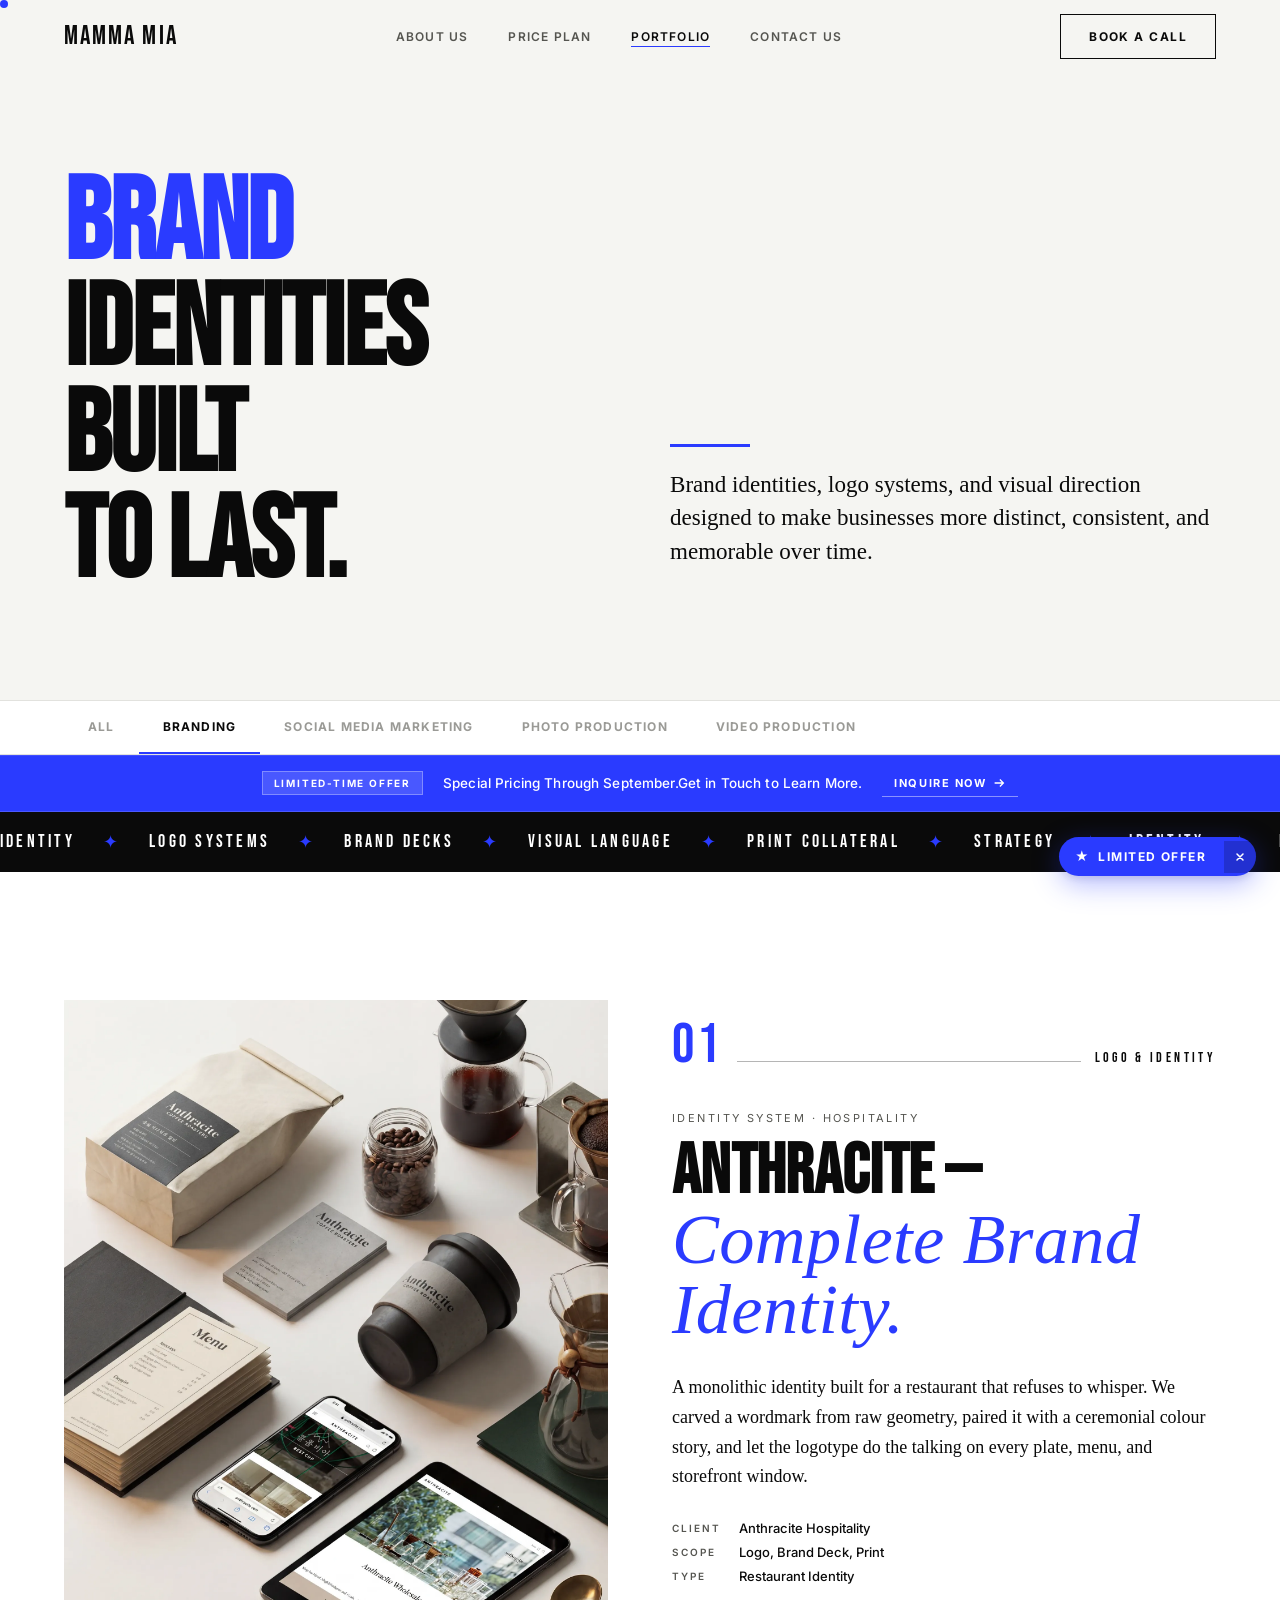
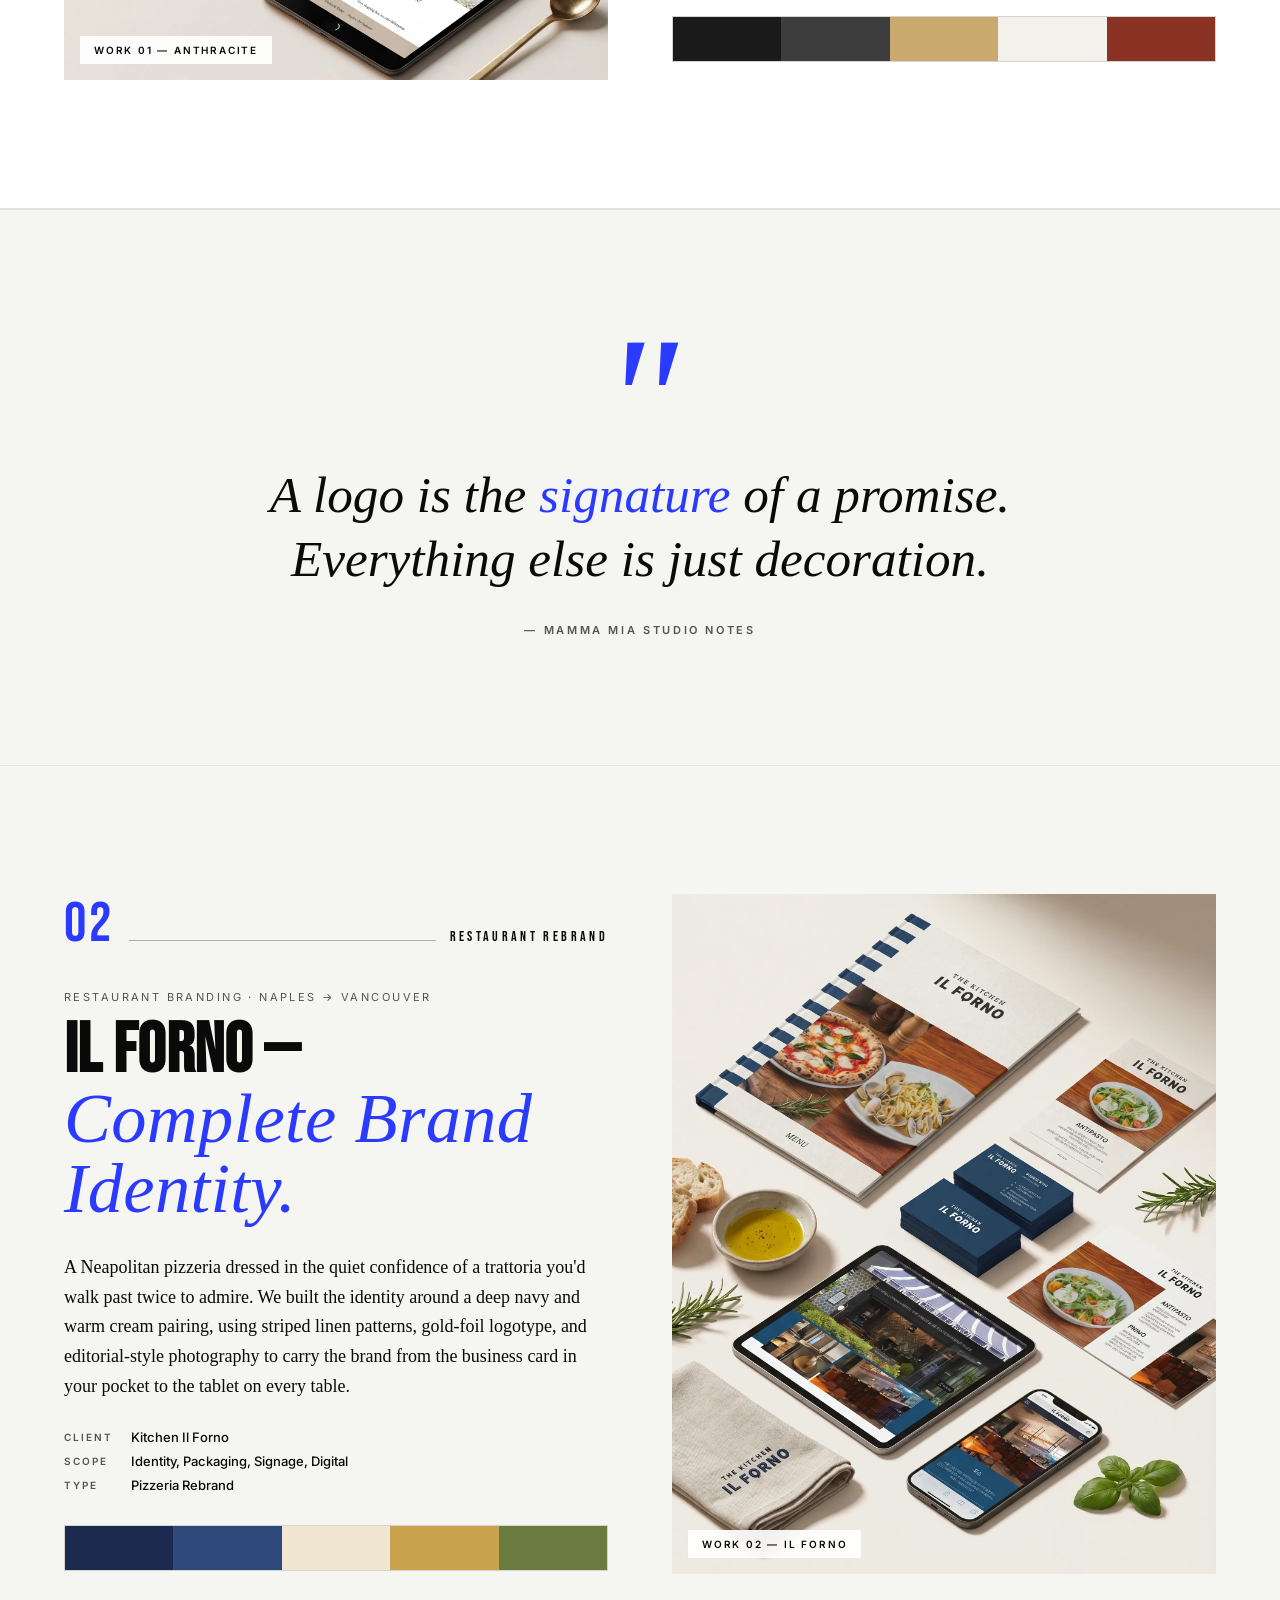
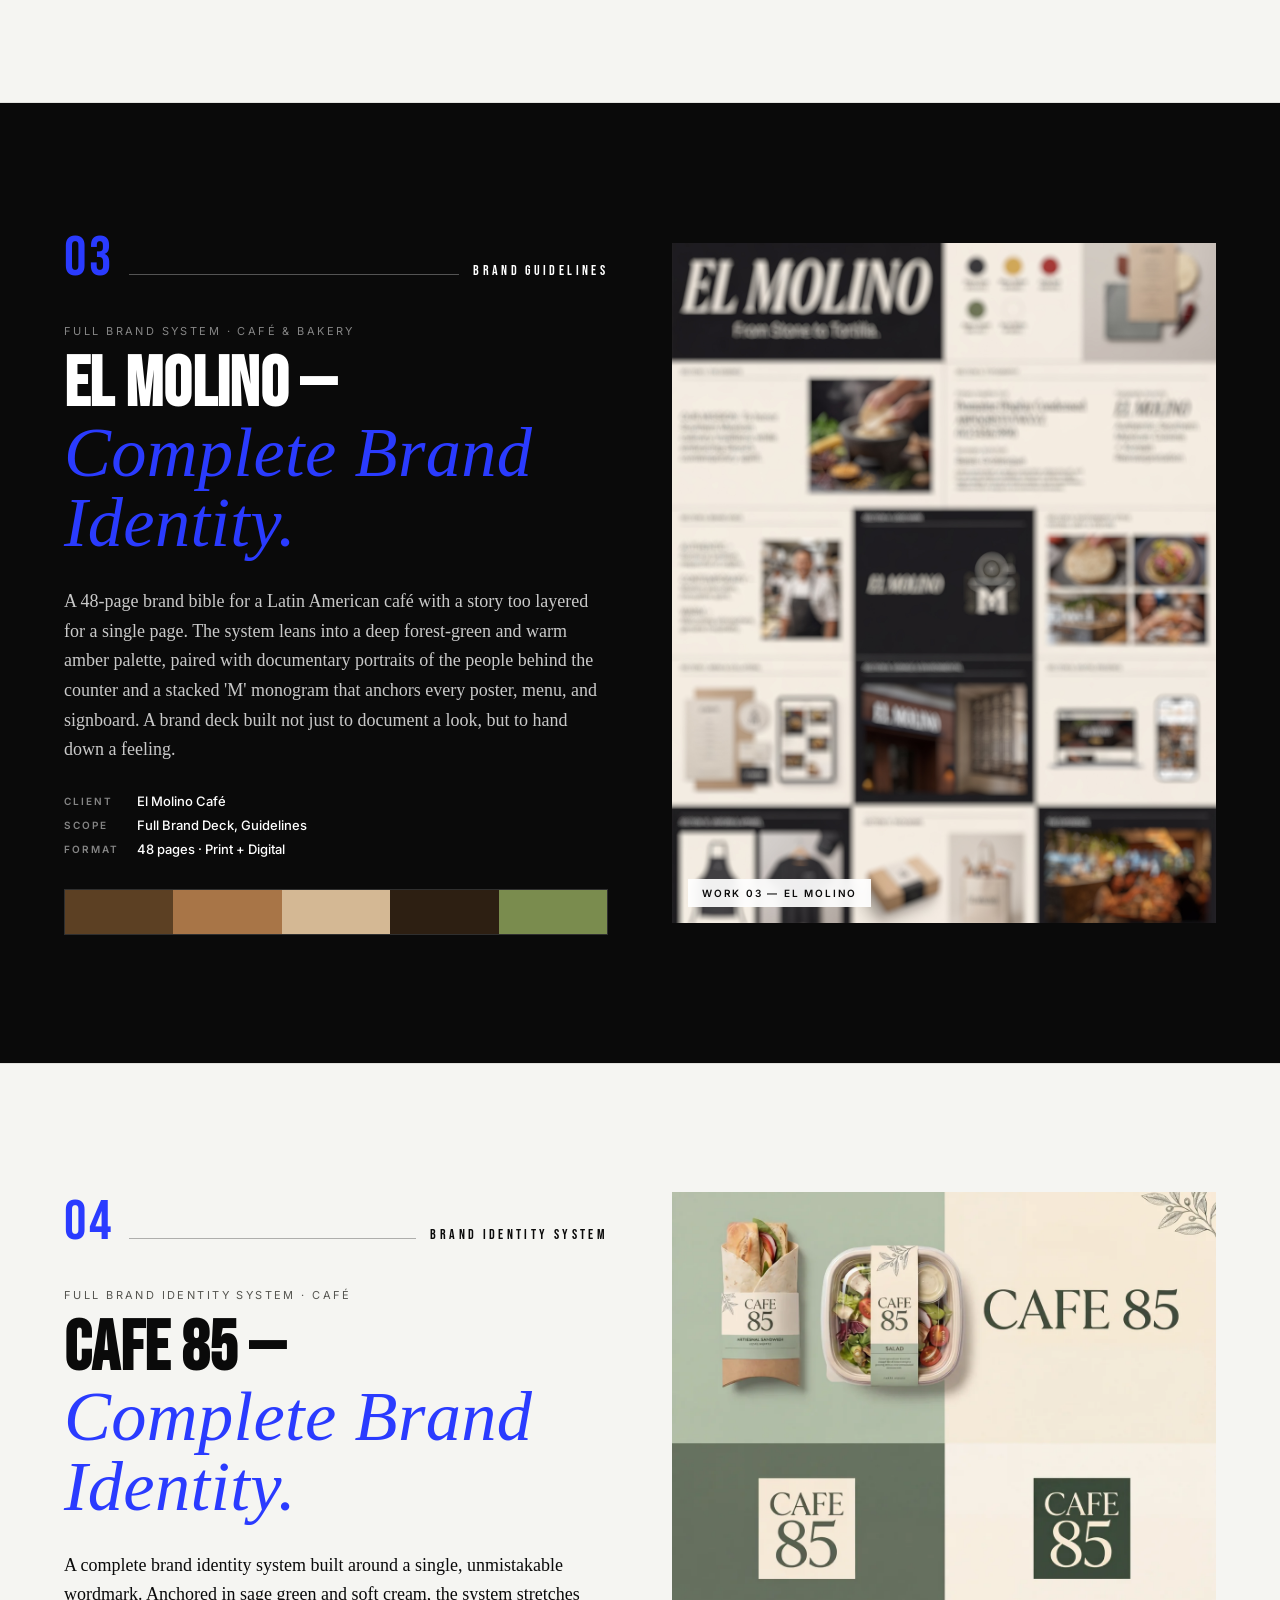
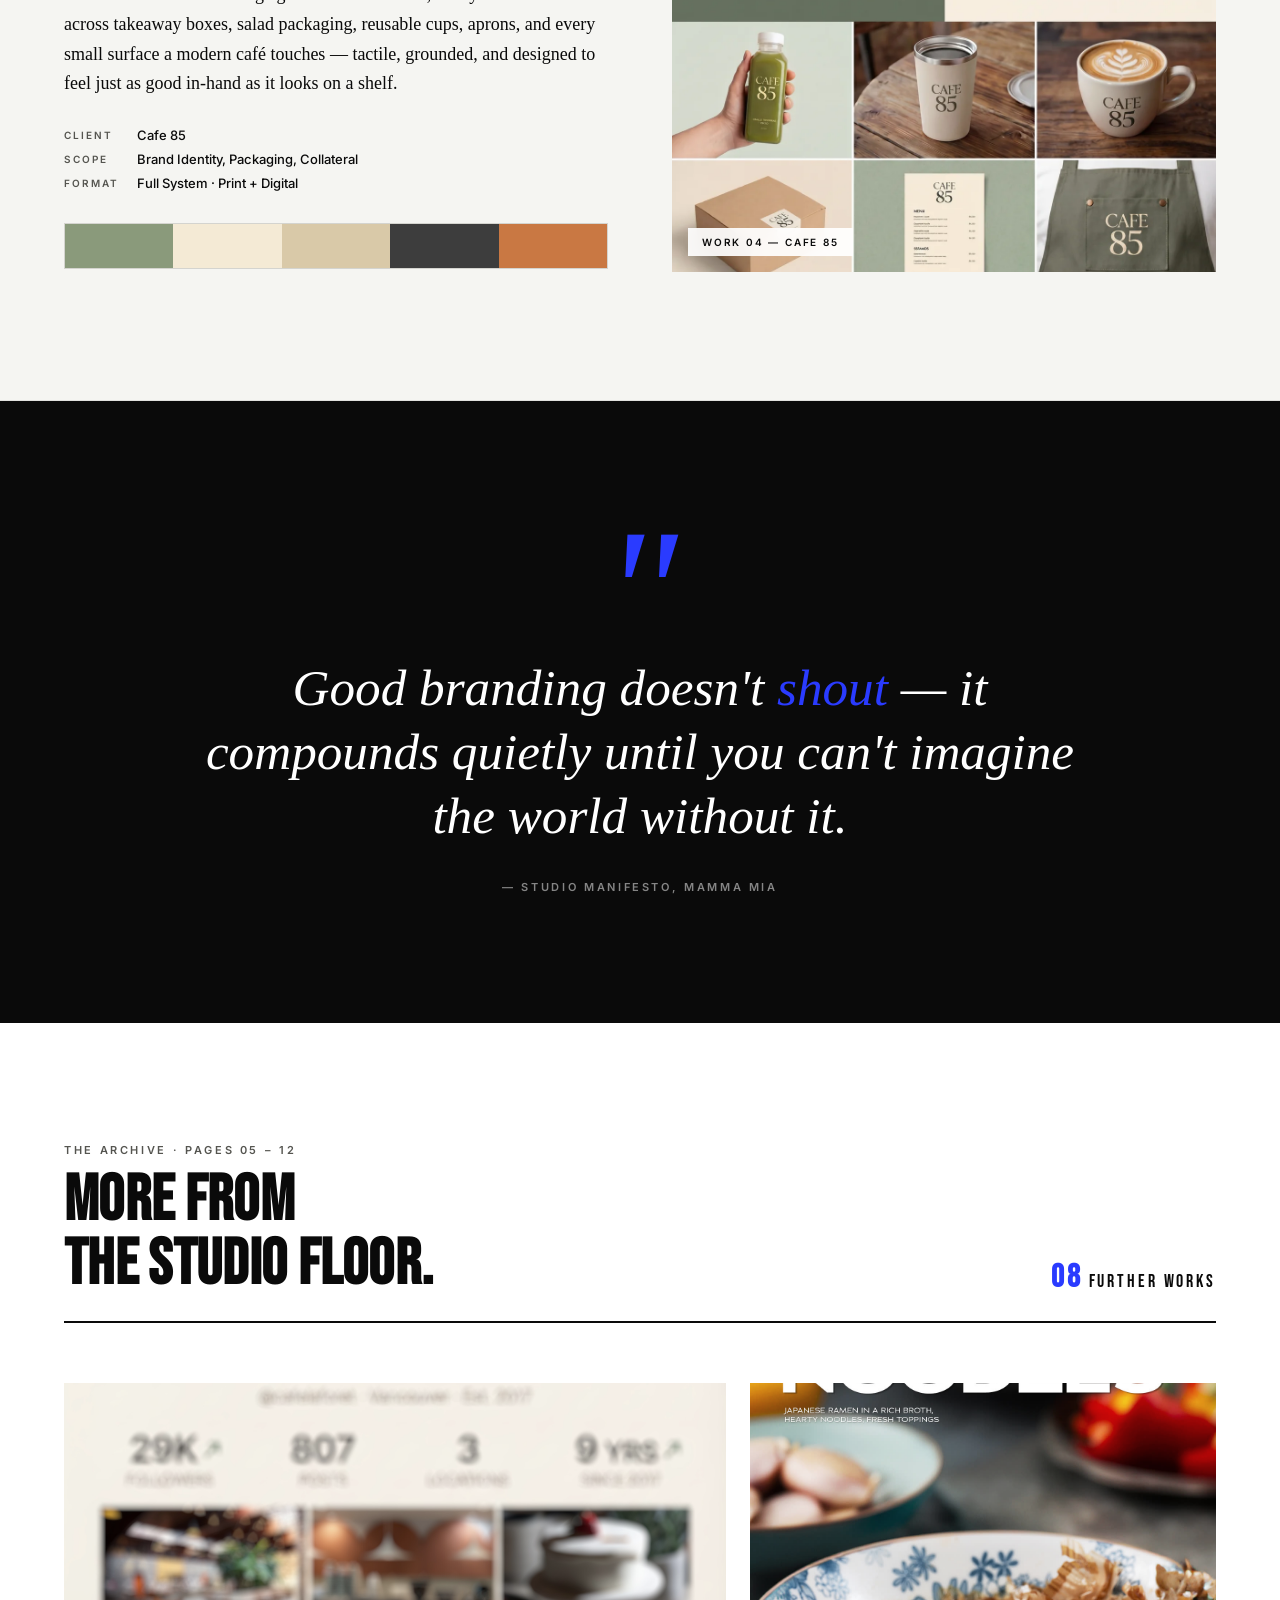
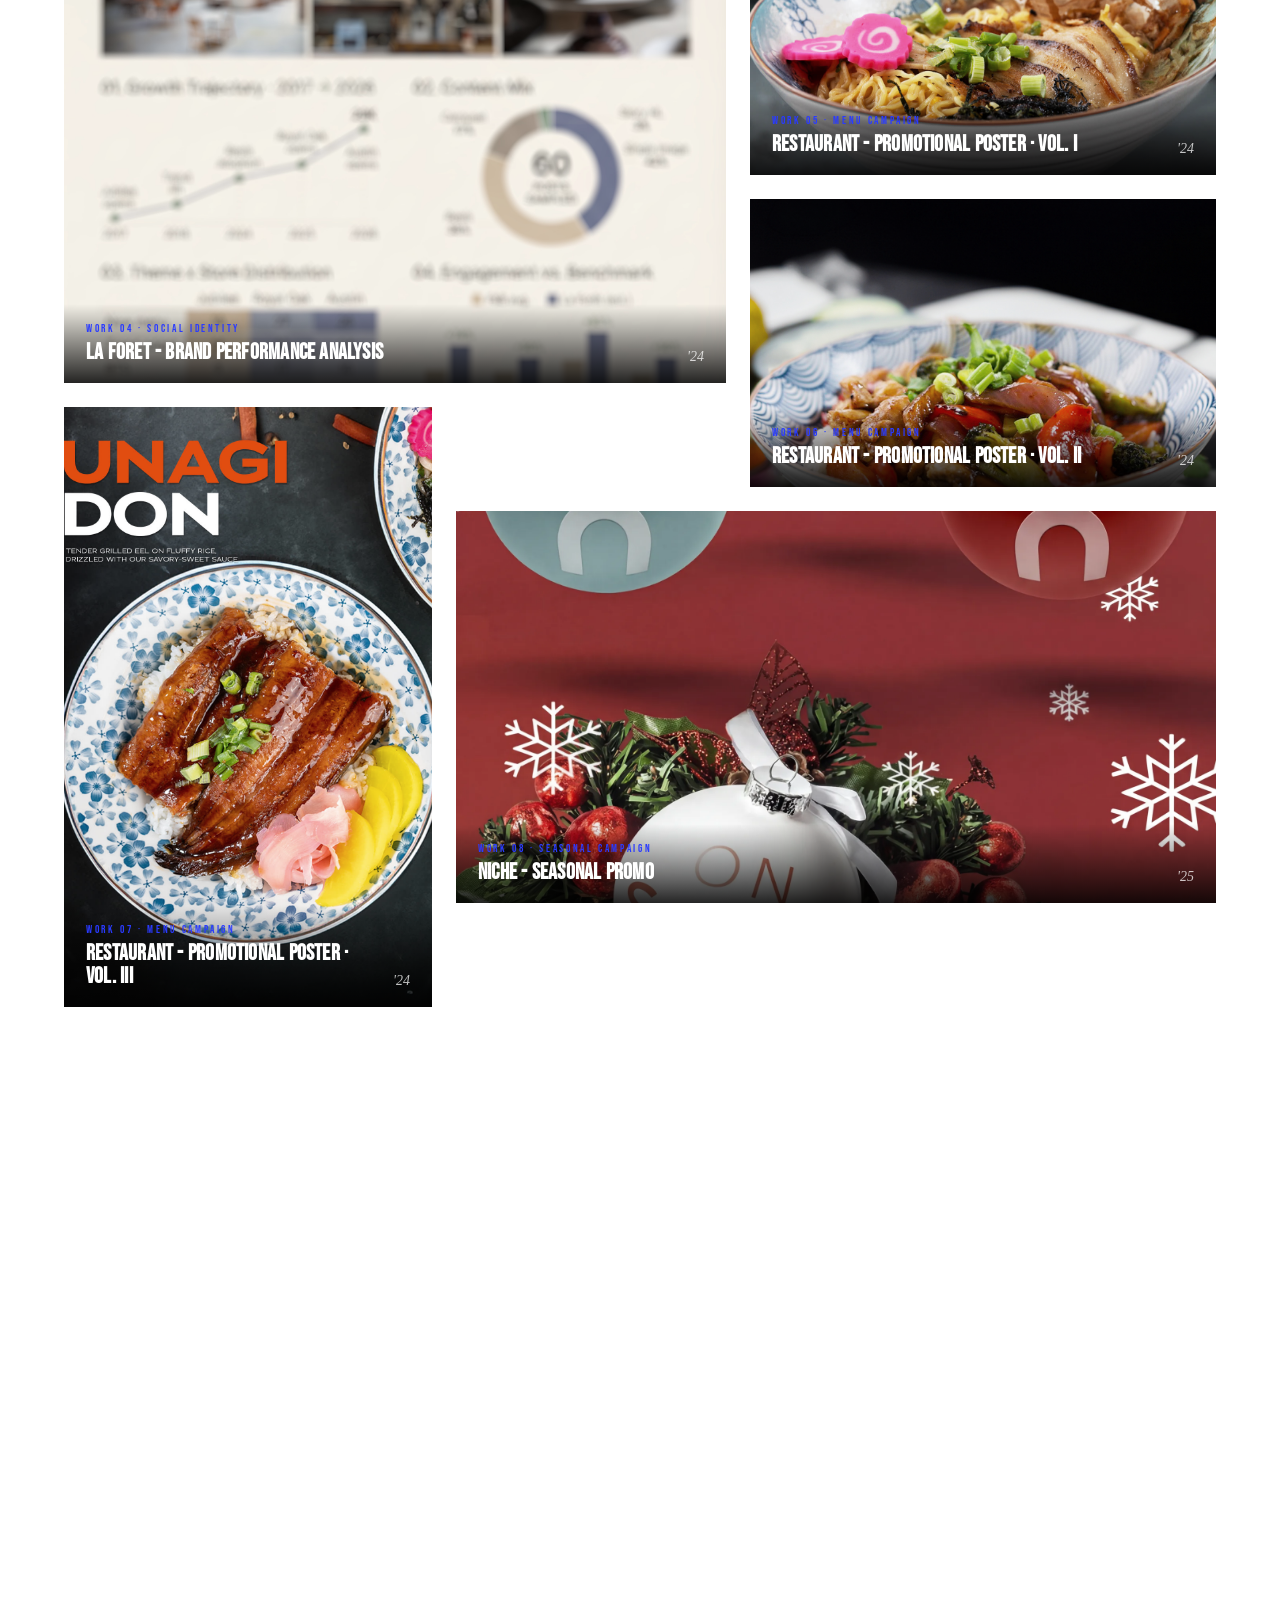
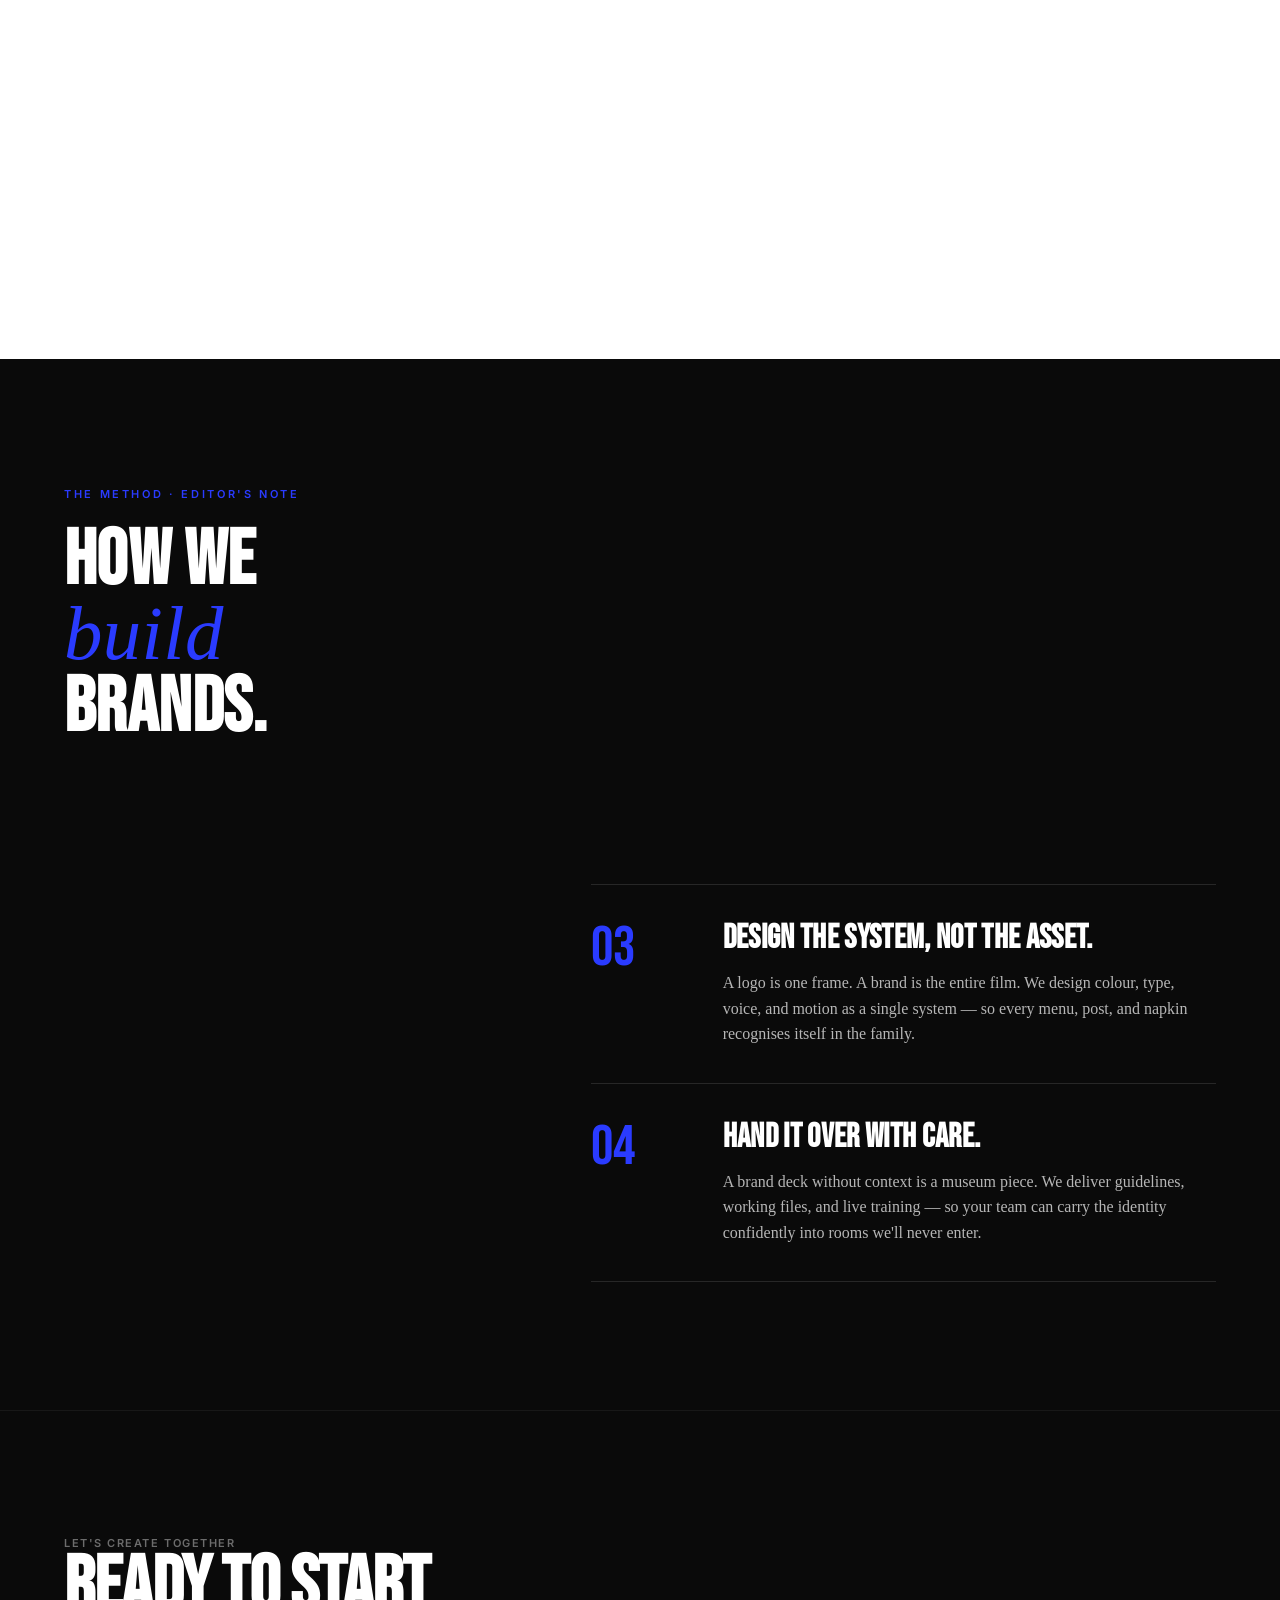
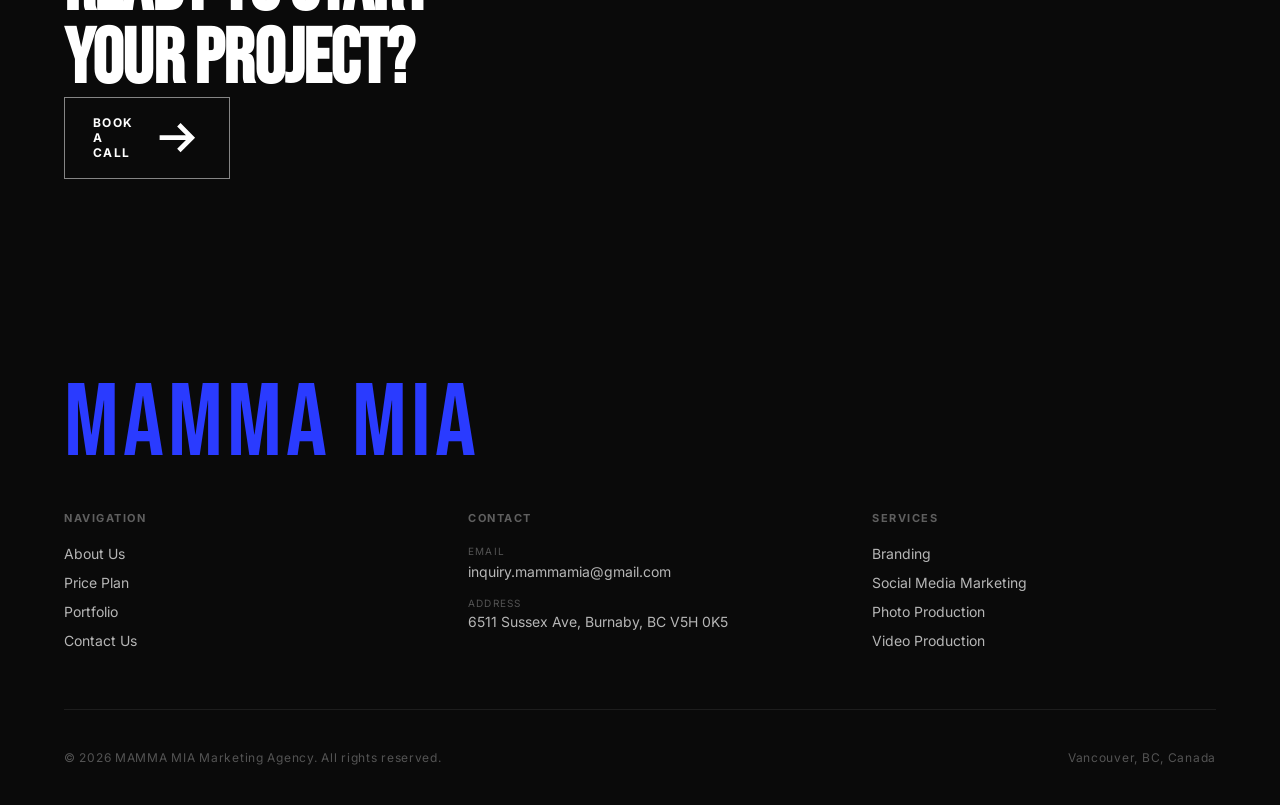
<file: portfolio-branding.html>
<!DOCTYPE html>
<html lang="en">
<head>
  <meta charset="UTF-8" />
  <meta name="viewport" content="width=device-width, initial-scale=1.0" />
  <title>Branding — MAMMA MIA Marketing Agency</title>
  <meta name="description" content="MAMMA MIA's branding portfolio — an editorial showcase of identity systems, brand decks, and visual languages built to last." />
  <!-- ============================================
       Open Graph / Facebook / KakaoTalk
       ============================================ -->
  <meta property="og:type" content="article" />
  <meta property="og:site_name" content="MAMMA MIA Marketing Agency" />
  <meta property="og:url" content="https://www.mammamiacreative.com/portfolio-branding.html" />
  <meta property="og:title" content="Branding Portfolio — MAMMA MIA" />
  <meta property="og:description" content="An editorial showcase of identity systems, brand decks, and visual languages built to last. Crafted for restaurants, retail, and lifestyle brands." />
  <meta property="og:image" content="https://www.mammamiacreative.com/images/og/og-branding.jpg" />
  <meta property="og:image:secure_url" content="https://www.mammamiacreative.com/images/og/og-branding.jpg" />
  <meta property="og:image:type" content="image/jpeg" />
  <meta property="og:image:width" content="1200" />
  <meta property="og:image:height" content="630" />
  <meta property="og:image:alt" content="MAMMA MIA Branding — Identity Systems & Visual Languages" />
  <meta property="og:locale" content="en_US" />
  <meta property="article:section" content="Branding" />
  <meta property="article:tag" content="Branding" />
  <meta property="article:tag" content="Visual Identity" />
  <meta property="article:tag" content="Brand Design" />

  <!-- Twitter Card -->
  <meta name="twitter:card" content="summary_large_image" />
  <meta name="twitter:site" content="@mammamiacreative" />
  <meta name="twitter:title" content="Branding — MAMMA MIA" />
  <meta name="twitter:description" content="Identity systems, brand decks, and visual languages built to last." />
  <meta name="twitter:image" content="https://www.mammamiacreative.com/images/og/og-branding.jpg" />

  <!-- Canonical -->
  <link rel="canonical" href="https://www.mammamiacreative.com/portfolio-branding.html" />

  <link rel="preconnect" href="https://fonts.googleapis.com" />
  <link rel="preconnect" href="https://fonts.gstatic.com" crossorigin />
  <link href="https://fonts.googleapis.com/css2?family=Bebas+Neue&amp;family=Inter:wght@300;400;500;600;700&amp;family=Playfair+Display:ital,wght@0,400;0,700;1,400;1,700&amp;display=swap" rel="stylesheet" />
  <!-- Favicon -->
  <link rel="icon" type="image/x-icon" href="/favicon.ico" />
  <link rel="icon" type="image/png" sizes="32x32" href="/favicon-32x32.png" />
  <link rel="icon" type="image/png" sizes="16x16" href="/favicon-16x16.png" />
  <link rel="apple-touch-icon" sizes="180x180" href="/apple-touch-icon.png" />

  <link rel="stylesheet" href="css/style.css" />
  <link rel="stylesheet" href="css/portfolio.css" />
  <link rel="stylesheet" href="css/branding-editorial.css" />

  <style>
    /* ============================================
       MAMMA MIA — Promo Components
       Floating Badge + Solid Blue Promo Bar
       ============================================ */

    /* ---------- Promo Bar (Solid Blue) ---------- */
    .promo-bar {
      width: 100%;
      background: var(--color-accent, #2a3bff);
      color: #fff;
      border-top: 1px solid rgba(255,255,255,0.10);
      border-bottom: 1px solid rgba(255,255,255,0.15);
      overflow: hidden;
      position: relative;
    }
    .promo-bar::before {
      content: '';
      position: absolute;
      top: 0; left: -100%;
      width: 100%; height: 100%;
      background: linear-gradient(90deg, transparent 0%, rgba(255,255,255,0.08) 50%, transparent 100%);
      animation: promoShimmer 6s ease-in-out infinite;
      pointer-events: none;
    }
    @keyframes promoShimmer {
      0% { left: -100%; }
      100% { left: 100%; }
    }
    .promo-bar__inner {
      display: flex;
      align-items: center;
      justify-content: center;
      gap: 20px;
      padding: 14px 24px;
      position: relative;
      z-index: 1;
      flex-wrap: wrap;
      max-width: var(--max-width, 1440px);
      margin: 0 auto;
    }
    .promo-bar__tag {
      display: inline-flex;
      align-items: center;
      font-family: var(--font-sans, 'Inter', sans-serif);
      font-size: 10px;
      font-weight: 700;
      letter-spacing: 0.18em;
      text-transform: uppercase;
      padding: 5px 11px;
      background: rgba(255,255,255,0.15);
      border: 1px solid rgba(255,255,255,0.30);
      color: #fff;
      white-space: nowrap;
    }
    .promo-bar__br { display: none; }
    .promo-bar__text {
      font-family: var(--font-sans, 'Inter', sans-serif);
      font-size: 13.5px;
      font-weight: 500;
      letter-spacing: 0.01em;
      color: #fff;
      line-height: 1.4;
      text-align: center;
    }
    .promo-bar__link {
      display: inline-flex;
      align-items: center;
      gap: 6px;
      font-family: var(--font-sans, 'Inter', sans-serif);
      font-size: 11px;
      font-weight: 700;
      letter-spacing: 0.14em;
      text-transform: uppercase;
      color: #fff;
      text-decoration: none;
      padding: 6px 12px;
      border-bottom: 1px solid rgba(255,255,255,0.45);
      transition: all 0.2s ease;
      white-space: nowrap;
    }
    .promo-bar__link:hover {
      background: rgba(255,255,255,0.12);
      border-bottom-color: #fff;
      transform: translateX(2px);
    }
    .promo-bar__link svg {
      width: 14px;
      height: 14px;
      transition: transform 0.2s ease;
    }
    .promo-bar__link:hover svg {
      transform: translateX(3px);
    }
    @media (max-width: 900px) {
      .promo-bar__inner { gap: 14px; padding: 12px 20px; }
      .promo-bar__text { font-size: 12.5px; }
    }
    @media (max-width: 640px) {
      .promo-bar__inner { flex-direction: column; gap: 10px; padding: 14px 20px; text-align: center; }
      .promo-bar__text { font-size: 12.5px; max-width: 360px; }
      .promo-bar__br { display: inline; }
      .promo-bar__tag { font-size: 9.5px; padding: 4px 10px; }
    }

    /* ---------- Floating Badge ---------- */
    .floating-promo {
      position: fixed;
      bottom: 24px;
      right: 24px;
      z-index: 9998;
      display: inline-flex;
      align-items: center;
      gap: 0;
      background: var(--color-accent, #2a3bff);
      color: #fff;
      box-shadow: 0 8px 28px rgba(42, 59, 255, 0.35), 0 2px 8px rgba(0, 0, 0, 0.12);
      border-radius: 999px;
      overflow: hidden;
      animation: floatPulse 3s ease-in-out infinite, floatIn 0.6s cubic-bezier(0.16, 1, 0.3, 1) 0.8s both;
      transition: transform 0.3s ease, box-shadow 0.3s ease;
    }
    @keyframes floatIn {
      0% { opacity: 0; transform: translateY(20px) scale(0.85); }
      100% { opacity: 1; transform: translateY(0) scale(1); }
    }
    @keyframes floatPulse {
      0%, 100% { box-shadow: 0 8px 28px rgba(42, 59, 255, 0.35), 0 0 0 0 rgba(42, 59, 255, 0.55); }
      50% { box-shadow: 0 8px 28px rgba(42, 59, 255, 0.35), 0 0 0 10px rgba(42, 59, 255, 0); }
    }
    .floating-promo:hover {
      transform: translateY(-3px) scale(1.02);
      box-shadow: 0 12px 32px rgba(42, 59, 255, 0.45);
    }
    .floating-promo.floating-promo--hidden {
      opacity: 0;
      pointer-events: none;
      transform: translateY(20px) scale(0.85);
      transition: all 0.3s ease;
    }
    .floating-promo__main {
      display: inline-flex;
      align-items: center;
      gap: 8px;
      padding: 12px 18px 12px 16px;
      color: #fff;
      text-decoration: none;
      font-family: var(--font-sans, 'Inter', sans-serif);
      font-size: 12px;
      font-weight: 700;
      letter-spacing: 0.12em;
      text-transform: uppercase;
      white-space: nowrap;
    }
    .floating-promo__star {
      font-size: 13px;
      line-height: 1;
      animation: starSpin 4s linear infinite;
      display: inline-block;
    }
    @keyframes starSpin {
      from { transform: rotate(0deg); }
      to { transform: rotate(360deg); }
    }
    .floating-promo__close {
      width: 32px;
      height: 32px;
      display: inline-flex;
      align-items: center;
      justify-content: center;
      background: rgba(0, 0, 0, 0.18);
      border: none;
      color: #fff;
      cursor: pointer;
      transition: background 0.2s ease;
      flex-shrink: 0;
    }
    .floating-promo__close:hover {
      background: rgba(0, 0, 0, 0.32);
    }
    .floating-promo__close svg {
      width: 12px;
      height: 12px;
      stroke: #fff;
      stroke-width: 2;
    }
    @media (max-width: 640px) {
      .floating-promo {
        bottom: 16px;
        right: 16px;
      }
      .floating-promo__main {
        padding: 10px 14px 10px 14px;
        font-size: 11px;
      }
      .floating-promo__close {
        width: 28px;
        height: 28px;
      }
    }
  
    /* Extra spacing below promo bar before main content */
    .promo-bar--with-gap { margin-bottom: clamp(40px, 6vw, 80px); }

    /* Flush variant — promo bar sits directly against next element (e.g., dark marquee) */
    .promo-bar--flush { margin-bottom: 0; }
</style>
</head>
<body>

  <!-- Page Transition Curtain -->
  <div class="page-curtain" id="pageCurtain"></div>

  <!-- Page Loader -->
  <div class="page-loader" id="pageLoader">
    <div class="loader-logo">
      <span style="animation-delay:0.05s">M</span><span style="animation-delay:0.1s">A</span><span style="animation-delay:0.15s">M</span><span style="animation-delay:0.2s">M</span><span style="animation-delay:0.25s">A</span>&nbsp;<span style="animation-delay:0.35s">M</span><span style="animation-delay:0.4s">I</span><span style="animation-delay:0.45s">A</span>
    </div>
  </div>

  <!-- Custom Cursor -->
  <div class="cursor" id="cursor"></div>
  <div class="cursor-ring" id="cursorRing"></div>

  <!-- Progress Bar -->
  <div class="progress-bar" id="progressBar"></div>

  <!-- Navigation -->
  <nav class="nav" id="mainNav">
    <div class="nav__inner">
      <a href="index.html" class="nav__logo">
        <span class="nav__logo-text" style="color:var(--color-black)">MAMMA MIA</span>
      </a>
      <div class="nav__links">
        <a href="index.html" class="nav__link">About Us</a>
        <a href="price-plan.html" class="nav__link">Price Plan</a>
        <a href="portfolio.html" class="nav__link active">Portfolio</a>
        <a href="contact.html" class="nav__link">Contact Us</a>
      </div>
      <a href="contact.html" class="nav__cta btn btn-outline"><span>Book a Call</span></a>
      <div class="nav__hamburger" id="hamburger">
        <span></span><span></span><span></span>
      </div>
    </div>
  </nav>
<!-- Mobile Menu -->
  <div class="nav__mobile-menu" id="mobileMenu">
    <a href="index.html" class="nav__mobile-link">About Us</a>
    <a href="price-plan.html" class="nav__mobile-link">Price Plan</a>
    <a href="portfolio.html" class="nav__mobile-link">Portfolio</a>
    <a href="contact.html" class="nav__mobile-link">Contact Us</a>
  </div>

  <!-- ════════════════════════════════════════════
       EDITORIAL HERO — Magazine Cover
  ════════════════════════════════════════════ -->
  <header class="editorial-hero">
    <div class="container">
      <div class="editorial-hero__inner">
        <div class="editorial-hero__left">
          <h1 class="editorial-hero__title editorial-reveal editorial-reveal-delay-1">
            <span class="accent">Brand</span><br />
            Identities Built<br />
            to Last.
          </h1>
        </div>
        <div class="editorial-hero__right editorial-reveal editorial-reveal-delay-2">
          <p class="editorial-hero__lede">
            Brand identities, logo systems, and visual direction designed to make businesses more distinct, consistent, and memorable over time.
          </p>
        </div>
      </div>
    </div>
  </header>

  <!-- ════════════════════════════════════════════
       FILTER BAR (kept for cross-navigation)
  ════════════════════════════════════════════ -->
  <div class="filter-bar" id="filterBar">
    <div class="container">
      <div class="filter-bar__inner">
        <a class="filter-btn" href="portfolio.html" data-filter="all">All</a>
        <a class="filter-btn active" href="portfolio-branding.html" data-filter="branding">Branding</a>
        <a class="filter-btn" href="portfolio-social.html" data-filter="social">Social Media Marketing</a>
        <a class="filter-btn" href="portfolio-photo.html" data-filter="photo">Photo Production</a>
        <a class="filter-btn" href="portfolio-video.html" data-filter="video">Video Production</a>
      </div>

    </div>
  </div>

  <!-- ======== Promo Bar — Limited-Time Offer ======== -->
  <div class="promo-bar promo-bar--flush" role="region" aria-label="Limited-Time Offer">
    <div class="promo-bar__inner">
      <span class="promo-bar__tag">Limited-Time Offer</span>
      <span class="promo-bar__text">Special Pricing Through September.<br class="promo-bar__br" />Get in Touch to Learn More.</span>
      <a href="contact.html" class="promo-bar__link">
        <span>Inquire Now</span>
        <svg xmlns="http://www.w3.org/2000/svg" viewBox="0 0 16 16" fill="none" stroke="currentColor" stroke-width="1.5"><path d="M3 8h10M9 4l4 4-4 4"/></svg>
      </a>
    </div>
  </div>



  <!-- ════════════════════════════════════════════
       MARQUEE DIVIDER
  ════════════════════════════════════════════ -->
  <div class="editorial-divider" aria-hidden="true">
    <div class="editorial-divider__track">
      <span>Identity</span><span class="dot">✦</span>
      <span>Logo Systems</span><span class="dot">✦</span>
      <span>Brand Decks</span><span class="dot">✦</span>
      <span>Visual Language</span><span class="dot">✦</span>
      <span>Print Collateral</span><span class="dot">✦</span>
      <span>Strategy</span><span class="dot">✦</span>
      <span>Identity</span><span class="dot">✦</span>
      <span>Logo Systems</span><span class="dot">✦</span>
      <span>Brand Decks</span><span class="dot">✦</span>
      <span>Visual Language</span><span class="dot">✦</span>
      <span>Print Collateral</span><span class="dot">✦</span>
      <span>Strategy</span><span class="dot">✦</span>
    </div>
  </div>

  <!-- ════════════════════════════════════════════
       FEATURE STORY 01 — Branding Anthracite
  ════════════════════════════════════════════ -->
  <section class="editorial-feature">
    <div class="container">
      <div class="editorial-feature__spread">
        <div class="editorial-feature__visual editorial-reveal" data-asset-id="branding/01_branding_anthracite.webp">
          <img src="images/branding/01_branding_anthracite.webp" alt="Anthracite - Complete Brand Identity" loading="lazy" />
          <div class="editorial-feature__caption">Work 01 — Anthracite</div>
        </div>
        <div class="editorial-reveal editorial-reveal-delay-1">
          <div class="editorial-feature__chapter">
            <span class="editorial-feature__chapter-num">01</span>
            <span class="editorial-feature__chapter-line"></span>
            <span>Logo &amp; Identity</span>
          </div>
          <span class="editorial-feature__category">Identity System · Hospitality</span>
          <h2 class="editorial-feature__title">Anthracite —<br /><em>Complete Brand Identity.</em></h2>
          <p class="editorial-feature__body">
            A monolithic identity built for a restaurant that refuses to whisper. We carved a wordmark from raw geometry, paired it with a ceremonial colour story, and let the logotype do the talking on every plate, menu, and storefront window.
          </p>
          <dl class="editorial-feature__credits">
            <dt>Client</dt><dd>Anthracite Hospitality</dd>
            <dt>Scope</dt><dd>Logo, Brand Deck, Print</dd>
            <dt>Type</dt><dd>Restaurant Identity</dd>
          </dl>
          <div class="editorial-palette" aria-label="Brand colour palette">
            <div class="editorial-palette__swatch" style="background:#1a1a1a" data-hex="#1A1A1A"></div>
            <div class="editorial-palette__swatch" style="background:#3d3d3d" data-hex="#3D3D3D"></div>
            <div class="editorial-palette__swatch" style="background:#c9a96e" data-hex="#C9A96E"></div>
            <div class="editorial-palette__swatch" style="background:#f4f1ec" data-hex="#F4F1EC"></div>
            <div class="editorial-palette__swatch" style="background:#8a3324" data-hex="#8A3324"></div>
          </div>
        </div>
      </div>
    </div>
  </section>

  <!-- ════════════════════════════════════════════
       PULL QUOTE 01
  ════════════════════════════════════════════ -->
  <section class="editorial-quote">
    <div class="container">
      <div class="editorial-quote__mark">"</div>
      <blockquote class="editorial-quote__text editorial-reveal">
        A logo is the <em>signature</em> of a promise. Everything else is just decoration.
      </blockquote>
      <p class="editorial-quote__attr">— MAMMA MIA Studio Notes</p>
    </div>
  </section>

  <!-- ════════════════════════════════════════════
       FEATURE STORY 02 — Kitchen Il Forno (REVERSED)
  ════════════════════════════════════════════ -->
  <section class="editorial-feature editorial-feature--alt">
    <div class="container">
      <div class="editorial-feature__spread editorial-feature__spread--reverse">
        <div class="editorial-feature__visual editorial-reveal" data-asset-id="branding/02_kitchen_il_forno.webp">
          <img src="images/branding/02_kitchen_il_forno.webp" alt="IL FORNO - Complete Brand Identity" loading="lazy" />
          <div class="editorial-feature__caption">Work 02 — IL FORNO</div>
        </div>
        <div class="editorial-reveal editorial-reveal-delay-1">
          <div class="editorial-feature__chapter">
            <span class="editorial-feature__chapter-num">02</span>
            <span class="editorial-feature__chapter-line"></span>
            <span>Restaurant Rebrand</span>
          </div>
          <span class="editorial-feature__category">Restaurant Branding · Naples → Vancouver</span>
          <h2 class="editorial-feature__title">IL FORNO —<br /><em>Complete Brand Identity.</em></h2>
          <p class="editorial-feature__body">
            A Neapolitan pizzeria dressed in the quiet confidence of a trattoria you'd walk past twice to admire. We built the identity around a deep navy and warm cream pairing, using striped linen patterns, gold-foil logotype, and editorial-style photography to carry the brand from the business card in your pocket to the tablet on every table.
          </p>
          <dl class="editorial-feature__credits">
            <dt>Client</dt><dd>Kitchen Il Forno</dd>
            <dt>Scope</dt><dd>Identity, Packaging, Signage, Digital</dd>
            <dt>Type</dt><dd>Pizzeria Rebrand</dd>
          </dl>
          <div class="editorial-palette" aria-label="Brand colour palette">
            <div class="editorial-palette__swatch" style="background:#1b2a4e" data-hex="#1B2A4E"></div>
            <div class="editorial-palette__swatch" style="background:#2f4a7a" data-hex="#2F4A7A"></div>
            <div class="editorial-palette__swatch" style="background:#f0e6d2" data-hex="#F0E6D2"></div>
            <div class="editorial-palette__swatch" style="background:#c9a24e" data-hex="#C9A24E"></div>
            <div class="editorial-palette__swatch" style="background:#6b7a3f" data-hex="#6B7A3F"></div>
          </div>
        </div>
      </div>
    </div>
  </section>

  <!-- ════════════════════════════════════════════
       FEATURE STORY 03 — El Molino (DARK SPREAD)
  ════════════════════════════════════════════ -->
  <section class="editorial-feature editorial-feature--dark">
    <div class="container">
      <div class="editorial-feature__spread">
        <div class="editorial-reveal">
          <div class="editorial-feature__chapter">
            <span class="editorial-feature__chapter-num">03</span>
            <span class="editorial-feature__chapter-line"></span>
            <span>Brand Guidelines</span>
          </div>
          <span class="editorial-feature__category">Full Brand System · Café &amp; Bakery</span>
          <h2 class="editorial-feature__title">EL MOLINO —<br /><em>Complete Brand Identity.</em></h2>
          <p class="editorial-feature__body">
            A 48-page brand bible for a Latin American café with a story too layered for a single page. The system leans into a deep forest-green and warm amber palette, paired with documentary portraits of the people behind the counter and a stacked 'M' monogram that anchors every poster, menu, and signboard. A brand deck built not just to document a look, but to hand down a feeling.
          </p>
          <dl class="editorial-feature__credits">
            <dt>Client</dt><dd>El Molino Café</dd>
            <dt>Scope</dt><dd>Full Brand Deck, Guidelines</dd>
            <dt>Format</dt><dd>48 pages · Print + Digital</dd>
          </dl>
          <div class="editorial-palette" aria-label="Brand colour palette">
            <div class="editorial-palette__swatch" style="background:#5c4023" data-hex="#5C4023"></div>
            <div class="editorial-palette__swatch" style="background:#a87547" data-hex="#A87547"></div>
            <div class="editorial-palette__swatch" style="background:#d4b894" data-hex="#D4B894"></div>
            <div class="editorial-palette__swatch" style="background:#2d1f12" data-hex="#2D1F12"></div>
            <div class="editorial-palette__swatch" style="background:#7a8c4e" data-hex="#7A8C4E"></div>
          </div>
        </div>
        <div class="editorial-feature__visual editorial-reveal editorial-reveal-delay-1" data-asset-id="branding/03_el_molino_brand_deck.jpg">
          <img src="images/branding/03_el_molino_brand_deck.jpg" alt="EL MOLINO - Complete Brand Identity" loading="lazy" />
          <div class="editorial-feature__caption">Work 03 — EL MOLINO</div>
        </div>
      </div>
    </div>
  </section>

  <!-- ════════════════════════════════════════════
       FEATURE STORY 04 — Cafe 85 (LIGHT SPREAD, REVERSED)
  ════════════════════════════════════════════ -->
  <section class="editorial-feature editorial-feature--alt">
    <div class="container">
      <div class="editorial-feature__spread editorial-feature__spread--reverse">
        <div class="editorial-feature__visual editorial-reveal" data-asset-id="branding/10_cafe_85_brand_identity.webp">
          <img src="images/branding/10_cafe_85_brand_identity.webp" alt="Cafe 85 - Complete Brand Identity" loading="lazy" />
          <div class="editorial-feature__caption">Work 04 — Cafe 85</div>
        </div>
        <div class="editorial-reveal editorial-reveal-delay-1">
          <div class="editorial-feature__chapter">
            <span class="editorial-feature__chapter-num">04</span>
            <span class="editorial-feature__chapter-line"></span>
            <span>Brand Identity System</span>
          </div>
          <span class="editorial-feature__category">Full Brand Identity System · Café</span>
          <h2 class="editorial-feature__title">Cafe 85 —<br /><em>Complete Brand Identity.</em></h2>
          <p class="editorial-feature__body">
            A complete brand identity system built around a single, unmistakable wordmark. Anchored in sage green and soft cream, the system stretches across takeaway boxes, salad packaging, reusable cups, aprons, and every small surface a modern café touches — tactile, grounded, and designed to feel just as good in-hand as it looks on a shelf.
          </p>
          <dl class="editorial-feature__credits">
            <dt>Client</dt><dd>Cafe 85</dd>
            <dt>Scope</dt><dd>Brand Identity, Packaging, Collateral</dd>
            <dt>Format</dt><dd>Full System · Print + Digital</dd>
          </dl>
          <div class="editorial-palette" aria-label="Brand colour palette">
            <div class="editorial-palette__swatch" style="background:#8a9a7b" data-hex="#8A9A7B"></div>
            <div class="editorial-palette__swatch" style="background:#f4ead5" data-hex="#F4EAD5"></div>
            <div class="editorial-palette__swatch" style="background:#d9c9a8" data-hex="#D9C9A8"></div>
            <div class="editorial-palette__swatch" style="background:#3d3d3d" data-hex="#3D3D3D"></div>
            <div class="editorial-palette__swatch" style="background:#c97843" data-hex="#C97843"></div>
          </div>
        </div>
      </div>
    </div>
  </section>

  <!-- ════════════════════════════════════════════
       PULL QUOTE 02
  ════════════════════════════════════════════ -->
  <section class="editorial-quote editorial-quote--dark">
    <div class="container">
      <div class="editorial-quote__mark">"</div>
      <blockquote class="editorial-quote__text editorial-reveal">
        Good branding doesn't <em>shout</em> — it compounds quietly until you can't imagine the world without it.
      </blockquote>
      <p class="editorial-quote__attr">— Studio Manifesto, MAMMA MIA</p>
    </div>
  </section>

  <!-- ════════════════════════════════════════════
       MAGAZINE GALLERY — Asymmetric Grid
  ════════════════════════════════════════════ -->
  <section class="editorial-gallery">
    <div class="container">
      <header class="editorial-gallery__header editorial-reveal">
        <div>
          <span class="editorial-gallery__eyebrow">The Archive · Pages 05 – 12</span>
          <h2 class="editorial-gallery__title">More from<br />the Studio Floor.</h2>
        </div>
        <div class="editorial-gallery__count">
          <strong>08</strong> further works
        </div>
      </header>

      <div class="editorial-grid">
        <!-- 04 La Foret IG (Large hero) -->
        <article class="editorial-card editorial-card--lg editorial-reveal" data-asset-id="branding/04_la_foret_ig.jpg">
          <img class="editorial-card__img" src="images/branding/04_la_foret_ig.jpg" alt="La Foret - Brand Performance Analysis" loading="lazy" />
          <div class="editorial-card__plate">
            <div class="editorial-card__plate-info">
              <span class="editorial-card__num">Work 04 · Social Identity</span>
              <h3 class="editorial-card__title">La Foret - Brand Performance Analysis</h3>
            </div>
            <span class="editorial-card__year">'24</span>
          </div>
        </article>

        <!-- 05 New Menu Promo 1 -->
        <article class="editorial-card editorial-card--md editorial-reveal editorial-reveal-delay-1" data-asset-id="branding/05_new_menu_promo_1.jpg">
          <img class="editorial-card__img" src="images/branding/05_new_menu_promo_1.jpg" alt="Restaurant - Promotional Poster Design" loading="lazy" />
          <div class="editorial-card__plate">
            <div class="editorial-card__plate-info">
              <span class="editorial-card__num">Work 05 · Menu Campaign</span>
              <h3 class="editorial-card__title">Restaurant - Promotional Poster · Vol. I</h3>
            </div>
            <span class="editorial-card__year">'24</span>
          </div>
        </article>

        <!-- 06 New Menu Promo 2 -->
        <article class="editorial-card editorial-card--sm editorial-reveal editorial-reveal-delay-2" data-asset-id="branding/06_new_menu_promo_2.jpg">
          <img class="editorial-card__img" src="images/branding/06_new_menu_promo_2.jpg" alt="Restaurant - Promotional Poster Design" loading="lazy" />
          <div class="editorial-card__plate">
            <div class="editorial-card__plate-info">
              <span class="editorial-card__num">Work 06 · Menu Campaign</span>
              <h3 class="editorial-card__title">Restaurant - Promotional Poster · Vol. II</h3>
            </div>
            <span class="editorial-card__year">'24</span>
          </div>
        </article>

        <!-- 07 New Menu Promo 3 (Portrait) -->
        <article class="editorial-card editorial-card--portrait editorial-reveal" data-asset-id="branding/07_new_menu_promo_3.jpg">
          <img class="editorial-card__img" src="images/branding/07_new_menu_promo_3.jpg" alt="Restaurant - Promotional Poster Design" loading="lazy" />
          <div class="editorial-card__plate">
            <div class="editorial-card__plate-info">
              <span class="editorial-card__num">Work 07 · Menu Campaign</span>
              <h3 class="editorial-card__title">Restaurant - Promotional Poster · Vol. III</h3>
            </div>
            <span class="editorial-card__year">'24</span>
          </div>
        </article>

        <!-- 08 Seasonal Promo (Wide) -->
        <article class="editorial-card editorial-card--wide editorial-reveal editorial-reveal-delay-1" data-asset-id="branding/08_seasonal_promo.webp">
          <img class="editorial-card__img" src="images/branding/08_seasonal_promo.webp" alt="NICHE - Seasonal Promo" loading="lazy" />
          <div class="editorial-card__plate">
            <div class="editorial-card__plate-info">
              <span class="editorial-card__num">Work 08 · Seasonal Campaign</span>
              <h3 class="editorial-card__title">NICHE - Seasonal Promo</h3>
            </div>
            <span class="editorial-card__year">'25</span>
          </div>
        </article>

        <!-- 09 Uber Eats Promo (Banner — full width) -->
        <article class="editorial-card editorial-card--banner editorial-reveal" data-asset-id="branding/09_uber_eats_promo.jpg">
          <img class="editorial-card__img" src="images/branding/09_uber_eats_promo.jpg" alt="Brunch Restaurant - Uber Eats Promotion" loading="lazy" />
          <div class="editorial-card__plate">
            <div class="editorial-card__plate-info">
              <span class="editorial-card__num">Work 09 · Delivery Partnership</span>
              <h3 class="editorial-card__title">Brunch Restaurant - Uber Eats Promotion</h3>
            </div>
            <span class="editorial-card__year">'25</span>
          </div>
        </article>

        <!-- 11 Cafe Manna Brand Guidelines -->
        <article class="editorial-card editorial-card--md editorial-reveal" data-asset-id="branding/11_cafe_manna_brand_guidelines.webp">
          <img class="editorial-card__img" src="images/branding/11_cafe_manna_brand_guidelines.webp" alt="Café Manna - Brand Guidelines" loading="lazy" />
          <div class="editorial-card__plate">
            <div class="editorial-card__plate-info">
              <span class="editorial-card__num">Work 11 · Logotype &amp; Monogram</span>
              <h3 class="editorial-card__title">Café Manna - Brand Guidelines</h3>
            </div>
            <span class="editorial-card__year">'25</span>
          </div>
        </article>

        <!-- 12 Dermace Brand Guidelines -->
        <article class="editorial-card editorial-card--md editorial-reveal editorial-reveal-delay-1" data-asset-id="branding/12_dermace_brand_guidelines.webp">
          <img class="editorial-card__img" src="images/branding/12_dermace_brand_guidelines.webp" alt="Dermace Laser Clinic - Brand Guidelines" loading="lazy" />
          <div class="editorial-card__plate">
            <div class="editorial-card__plate-info">
              <span class="editorial-card__num">Work 12 · Skincare Identity System</span>
              <h3 class="editorial-card__title">Dermace Laser Clinic - Brand Guidelines</h3>
            </div>
            <span class="editorial-card__year">'25</span>
          </div>
        </article>
      </div>
    </div>
  </section>

  <!-- ════════════════════════════════════════════
       MANIFESTO — How We Build Brands
  ════════════════════════════════════════════ -->
  <section class="editorial-manifesto">
    <div class="container">
      <div class="editorial-manifesto__inner">
        <div class="editorial-manifesto__sticky editorial-reveal">
          <span class="editorial-manifesto__eyebrow">The Method · Editor's Note</span>
          <h2 class="editorial-manifesto__title">
            How we<br />
            <em>build</em><br />
            brands.
          </h2>
        </div>
        <div class="editorial-manifesto__steps">
          <div class="editorial-manifesto__step editorial-reveal">
            <div class="editorial-manifesto__step-num">01</div>
            <div>
              <h3 class="editorial-manifesto__step-title">Listen, then question.</h3>
              <p class="editorial-manifesto__step-desc">Every brand we touch starts with the same posture — we sit down, we listen, then we politely question everything the founder thinks they know about their market. The best identities are built from uncomfortable truths.</p>
            </div>
          </div>
          <div class="editorial-manifesto__step editorial-reveal">
            <div class="editorial-manifesto__step-num">02</div>
            <div>
              <h3 class="editorial-manifesto__step-title">Position before pixel.</h3>
              <p class="editorial-manifesto__step-desc">Strategy lives upstream of design. We map the competitive landscape, locate the gap nobody else has the courage to fill, and only then do we let the typography decisions begin.</p>
            </div>
          </div>
          <div class="editorial-manifesto__step editorial-reveal">
            <div class="editorial-manifesto__step-num">03</div>
            <div>
              <h3 class="editorial-manifesto__step-title">Design the system, not the asset.</h3>
              <p class="editorial-manifesto__step-desc">A logo is one frame. A brand is the entire film. We design colour, type, voice, and motion as a single system — so every menu, post, and napkin recognises itself in the family.</p>
            </div>
          </div>
          <div class="editorial-manifesto__step editorial-reveal">
            <div class="editorial-manifesto__step-num">04</div>
            <div>
              <h3 class="editorial-manifesto__step-title">Hand it over with care.</h3>
              <p class="editorial-manifesto__step-desc">A brand deck without context is a museum piece. We deliver guidelines, working files, and live training — so your team can carry the identity confidently into rooms we'll never enter.</p>
            </div>
          </div>
        </div>
      </div>
    </div>
  </section>

  <!-- ════════════════════════════════════════════
       CTA BAND
  ════════════════════════════════════════════ -->
  <section class="cta-band section--dark" style="padding:clamp(80px,10vw,120px) 0; border-top:1px solid rgba(255,255,255,0.06)">
    <div class="container">
      <div class="cta-band__inner reveal">
        <span class="t-label" style="color:rgba(255,255,255,0.4)">Let's Create Together</span>
        <h2 class="cta-band__headline t-headline">Ready to Start<br />Your Project?</h2>
        <div class="cta-band__actions">
          <a href="contact.html" class="btn btn-outline-white">
            <span>Book a Call</span>
            <svg xmlns="http://www.w3.org/2000/svg" viewBox="0 0 16 16" fill="none" stroke="currentColor" stroke-width="1.5"><path d="M3 8h10M9 4l4 4-4 4"/></svg>
          </a>
        </div>
      </div>
    </div>
  </section>

  <!-- ════════════════════════════════════════════
       FOOTER
  ════════════════════════════════════════════ -->
  <footer class="footer">
    <div class="container">
      <div class="footer__brand-name">MAMMA MIA</div>
      <div class="footer__top">
        <div class="footer__col">
          <p class="footer__col-title">Navigation</p>
          <nav class="footer__col-links">
            <a href="index.html" class="footer__col-link">About Us</a>
            <a href="price-plan.html" class="footer__col-link">Price Plan</a>
            <a href="portfolio.html" class="footer__col-link">Portfolio</a>
            <a href="contact.html" class="footer__col-link">Contact Us</a>
          </nav>
        </div>
        <div class="footer__col">
          <p class="footer__col-title">Contact</p>
          <div class="footer__contact-item">
            <p class="footer__contact-label">Email</p>
            <a href="#" class="footer__contact-value footer__col-link js-email" data-user="inquiry.mammamia" data-domain="gmail.com" rel="nofollow"><span class="js-email-text">Loading...</span></a>
          </div>
          <div class="footer__contact-item">
            <p class="footer__contact-label">Address</p>
            <p class="footer__contact-value">6511 Sussex Ave, Burnaby, BC V5H 0K5</p>
          </div>
        </div>
        <div class="footer__col">
          <p class="footer__col-title">Services</p>
          <nav class="footer__col-links">
            <a href="portfolio-branding.html" class="footer__col-link">Branding</a>
            <a href="portfolio-social.html" class="footer__col-link">Social Media Marketing</a>
            <a href="portfolio-photo.html" class="footer__col-link">Photo Production</a>
            <a href="portfolio-video.html" class="footer__col-link">Video Production</a>
          </nav>
        </div>
      </div>
      <div class="footer__bottom">
        <p class="footer__copy">© 2026 MAMMA MIA Marketing Agency. All rights reserved.</p>
        <p class="footer__copy">Vancouver, BC, Canada</p>
      </div>
    </div>
  </footer>

  <script src="js/main.js"></script>
  <script src="js/portfolio.js"></script>
  <script>
    /* ============================================
       Editorial Reveal — IntersectionObserver
       매거진 페이지 스크롤 인터랙션
    ============================================ */
    (function () {
      const items = document.querySelectorAll('.editorial-reveal');
      if (!('IntersectionObserver' in window) || !items.length) {
        items.forEach(el => el.classList.add('is-visible'));
        return;
      }
      const io = new IntersectionObserver((entries) => {
        entries.forEach(entry => {
          if (entry.isIntersecting) {
            entry.target.classList.add('is-visible');
            io.unobserve(entry.target);
          }
        });
      }, { threshold: 0.12, rootMargin: '0px 0px -8% 0px' });
      items.forEach(el => io.observe(el));
    })();


  </script>
  <script>
    /* Email assembler — bypasses Cloudflare email obfuscation by composing the
       address client-side from data-* attributes (no raw "mailto:" or full
       address present in source HTML). */
    (function () {
      var els = document.querySelectorAll('a.js-email[data-user][data-domain]');
      els.forEach(function (a) {
        var addr = a.getAttribute('data-user') + '@' + a.getAttribute('data-domain');
        a.setAttribute('href', 'mailto:' + addr);
        var span = a.querySelector('.js-email-text');
        if (span) span.textContent = addr;
        else a.textContent = addr;
      });
    })();
  </script>
<script defer src="https://static.cloudflareinsights.com/beacon.min.js/v8c78df7c7c0f484497ecbca7046644da1771523124516" integrity="sha512-8DS7rgIrAmghBFwoOTujcf6D9rXvH8xm8JQ1Ja01h9QX8EzXldiszufYa4IFfKdLUKTTrnSFXLDkUEOTrZQ8Qg==" data-cf-beacon='{"version":"2024.11.0","token":"4edd5f8ec12a48cfa682ab8261b80a79","server_timing":{"name":{"cfCacheStatus":true,"cfEdge":true,"cfExtPri":true,"cfL4":true,"cfOrigin":true,"cfSpeedBrain":true},"location_startswith":null}}' crossorigin="anonymous"></script>

  <!-- ======== Floating Promo Badge ======== -->
  <div class="floating-promo" id="floatingPromo">
    <a href="contact.html" class="floating-promo__main">
      <span class="floating-promo__star">★</span>
      <span>Limited Offer</span>
    </a>
    <button type="button" class="floating-promo__close" id="floatingPromoClose" aria-label="Close promotional offer">
      <svg viewBox="0 0 16 16" fill="none" xmlns="http://www.w3.org/2000/svg"><path d="M4 4 L12 12 M12 4 L4 12" stroke-linecap="round"/></svg>
    </button>
  </div>
  <script>
    (function () {
      var promo = document.getElementById('floatingPromo');
      var closeBtn = document.getElementById('floatingPromoClose');
      if (!promo || !closeBtn) return;
      try {
        if (sessionStorage.getItem('floatingPromoClosed') === '1') {
          promo.classList.add('floating-promo--hidden');
        }
      } catch (e) {}
      closeBtn.addEventListener('click', function () {
        promo.classList.add('floating-promo--hidden');
        try { sessionStorage.setItem('floatingPromoClosed', '1'); } catch (e) {}
      });
    })();
  </script>

<script defer src="https://static.cloudflareinsights.com/beacon.min.js/v8c78df7c7c0f484497ecbca7046644da1771523124516" integrity="sha512-8DS7rgIrAmghBFwoOTujcf6D9rXvH8xm8JQ1Ja01h9QX8EzXldiszufYa4IFfKdLUKTTrnSFXLDkUEOTrZQ8Qg==" data-cf-beacon='{"version":"2024.11.0","token":"4edd5f8ec12a48cfa682ab8261b80a79","server_timing":{"name":{"cfCacheStatus":true,"cfEdge":true,"cfExtPri":true,"cfL4":true,"cfOrigin":true,"cfSpeedBrain":true},"location_startswith":null}}' crossorigin="anonymous"></script>
<script defer src="https://static.cloudflareinsights.com/beacon.min.js/v8c78df7c7c0f484497ecbca7046644da1771523124516" integrity="sha512-8DS7rgIrAmghBFwoOTujcf6D9rXvH8xm8JQ1Ja01h9QX8EzXldiszufYa4IFfKdLUKTTrnSFXLDkUEOTrZQ8Qg==" data-cf-beacon='{"version":"2024.11.0","token":"4edd5f8ec12a48cfa682ab8261b80a79","server_timing":{"name":{"cfCacheStatus":true,"cfEdge":true,"cfExtPri":true,"cfL4":true,"cfOrigin":true,"cfSpeedBrain":true},"location_startswith":null}}' crossorigin="anonymous"></script>
</body>
</html>
</file>
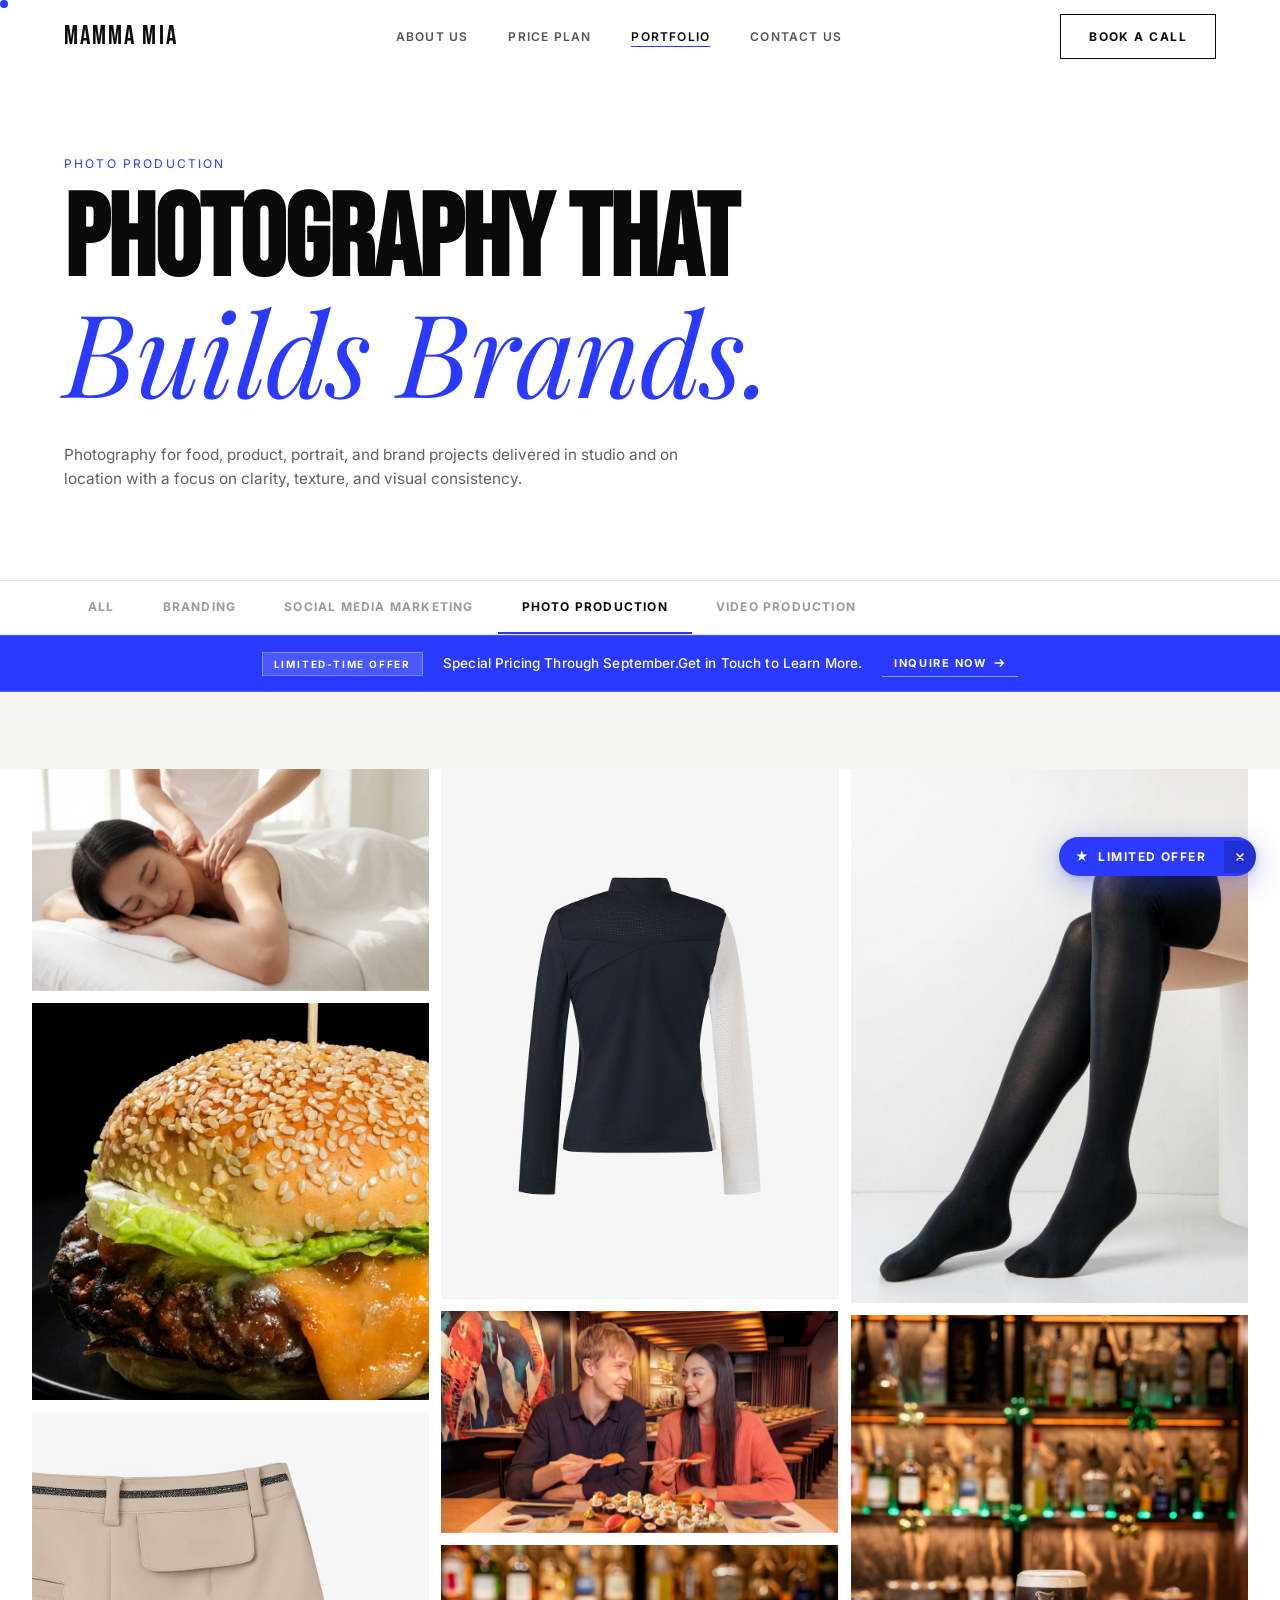
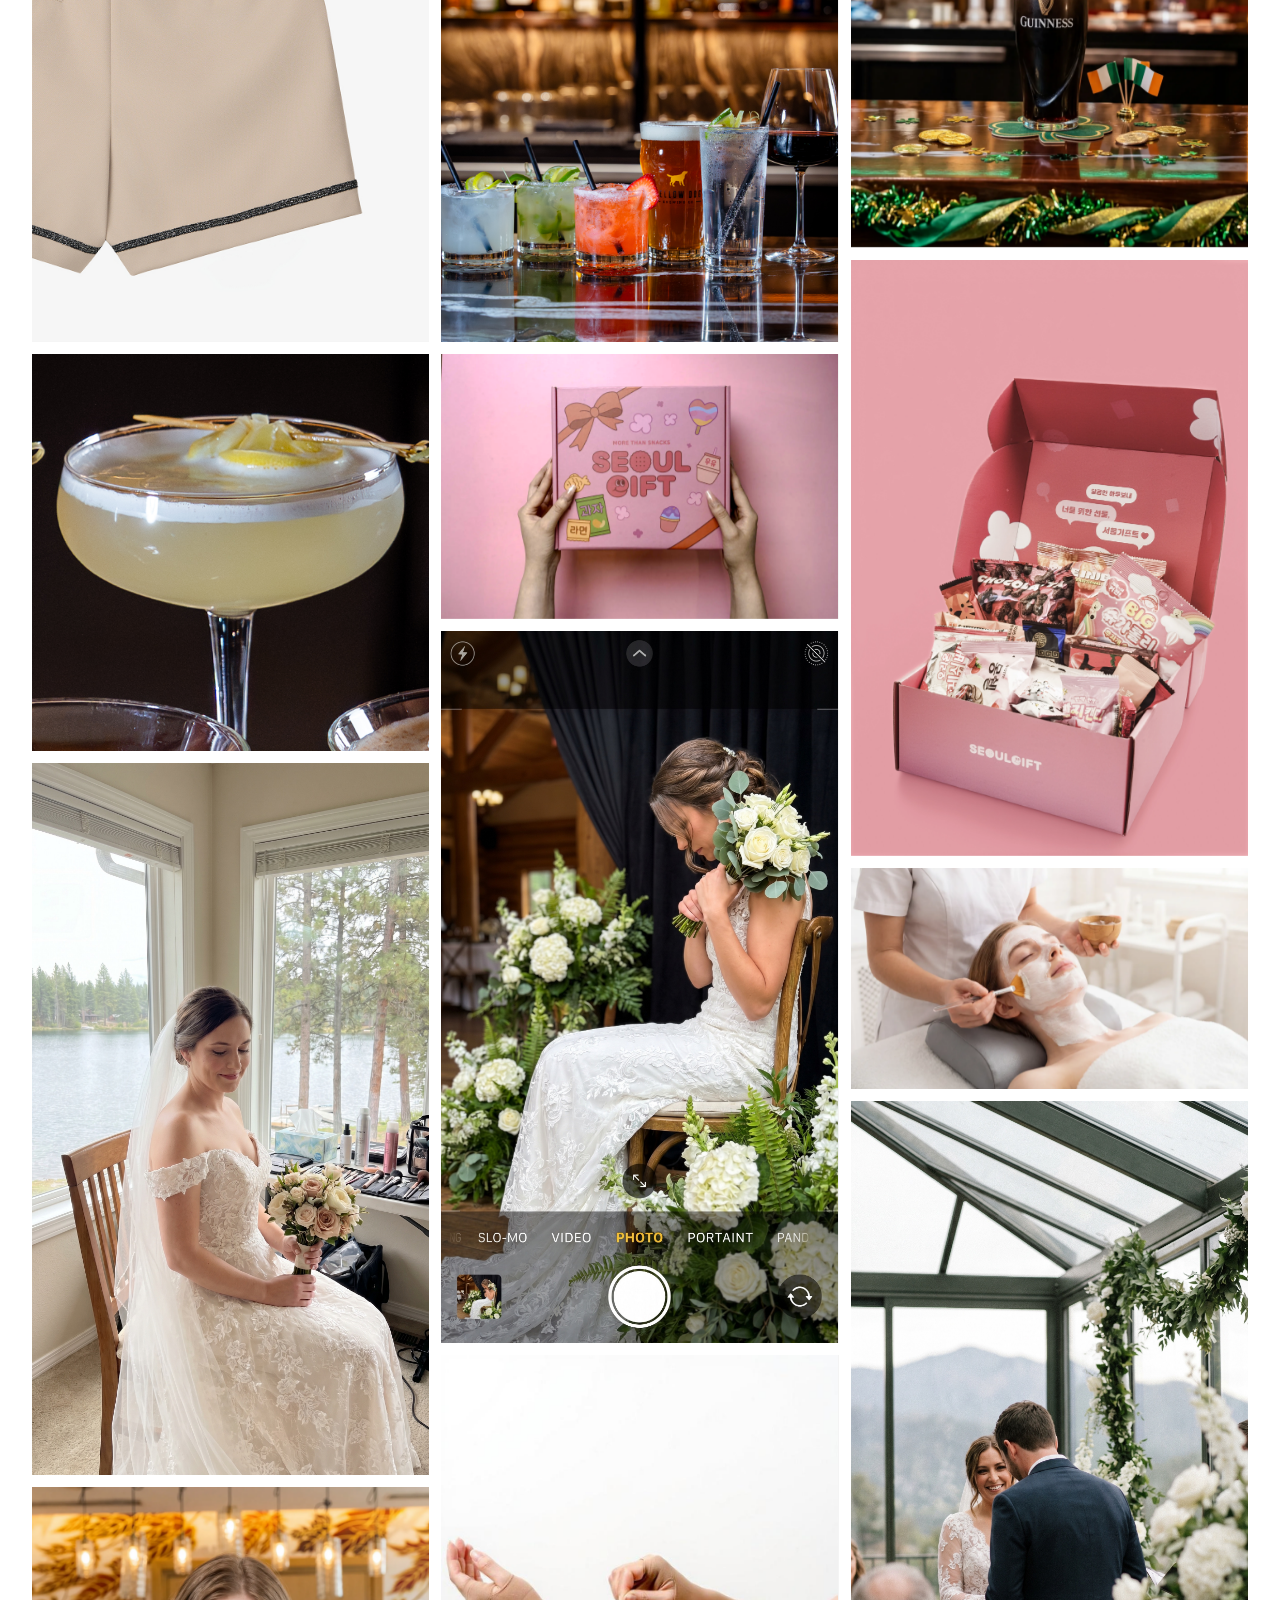
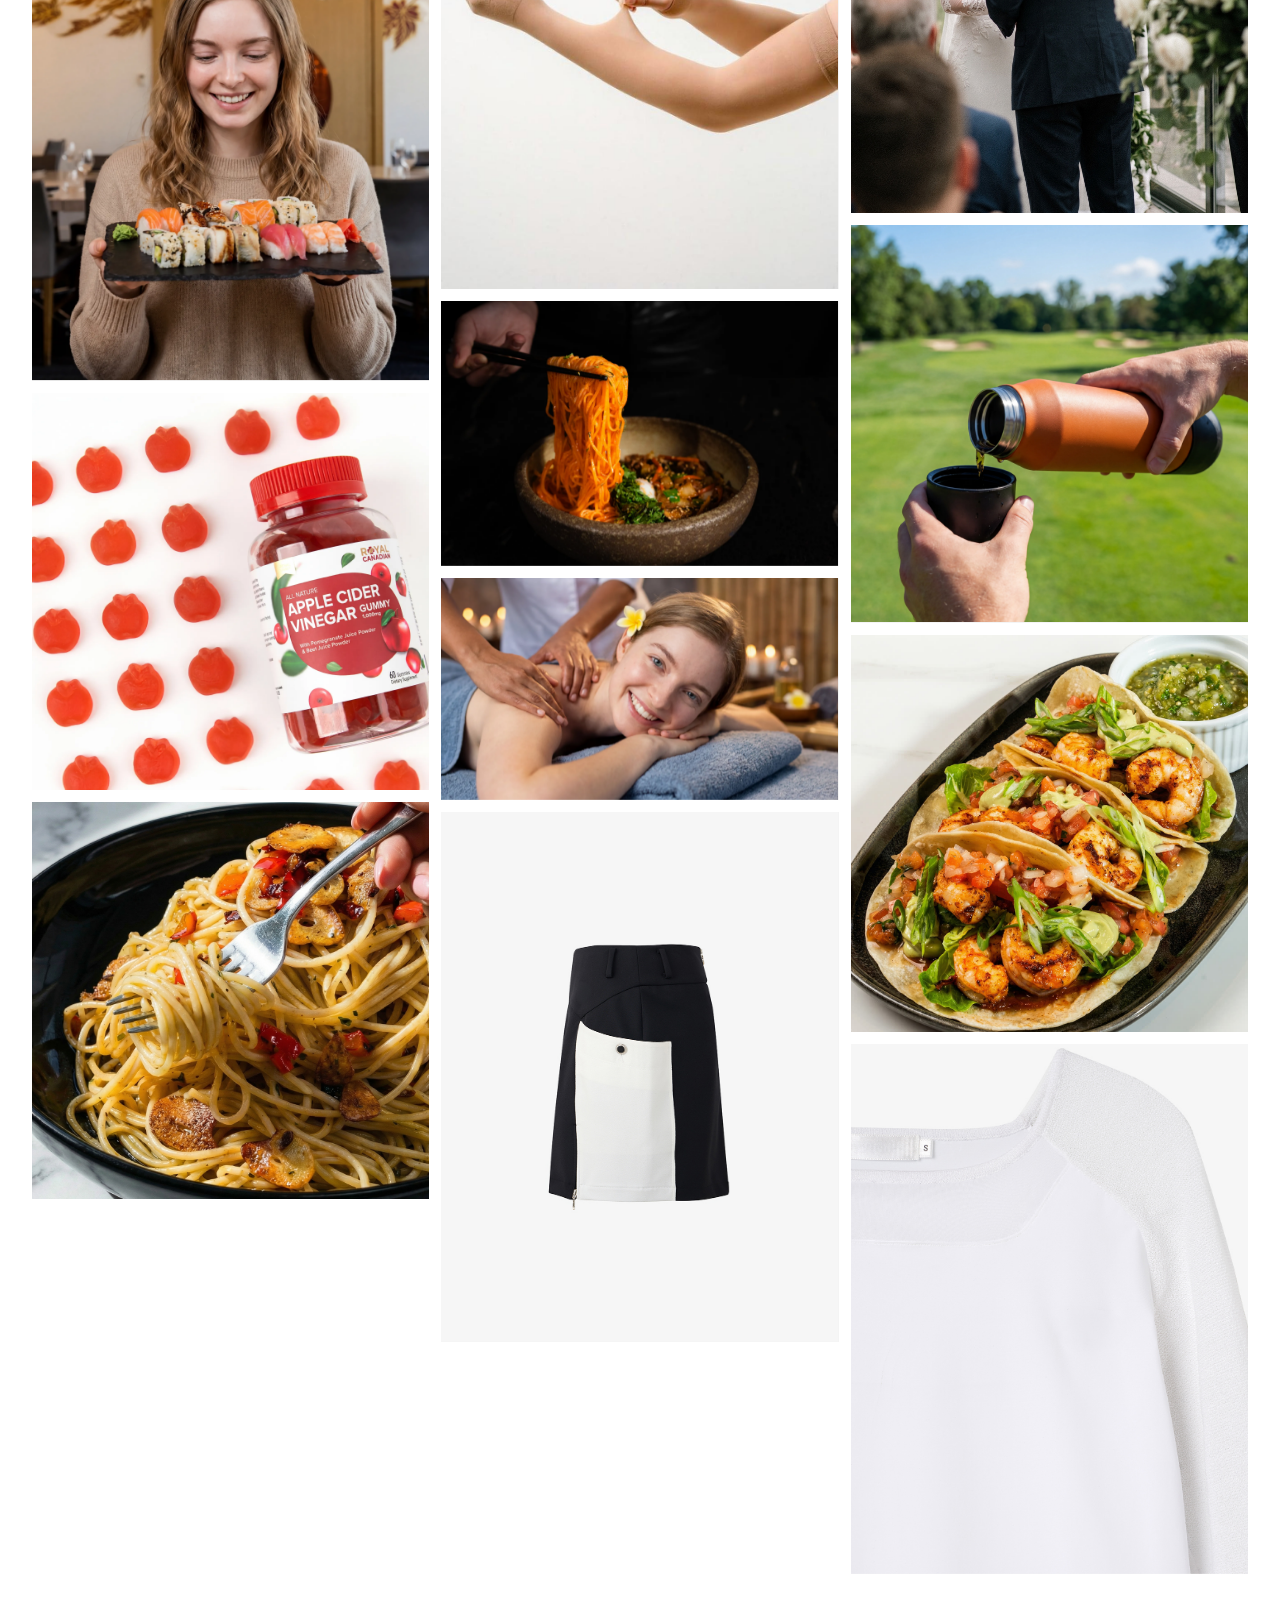
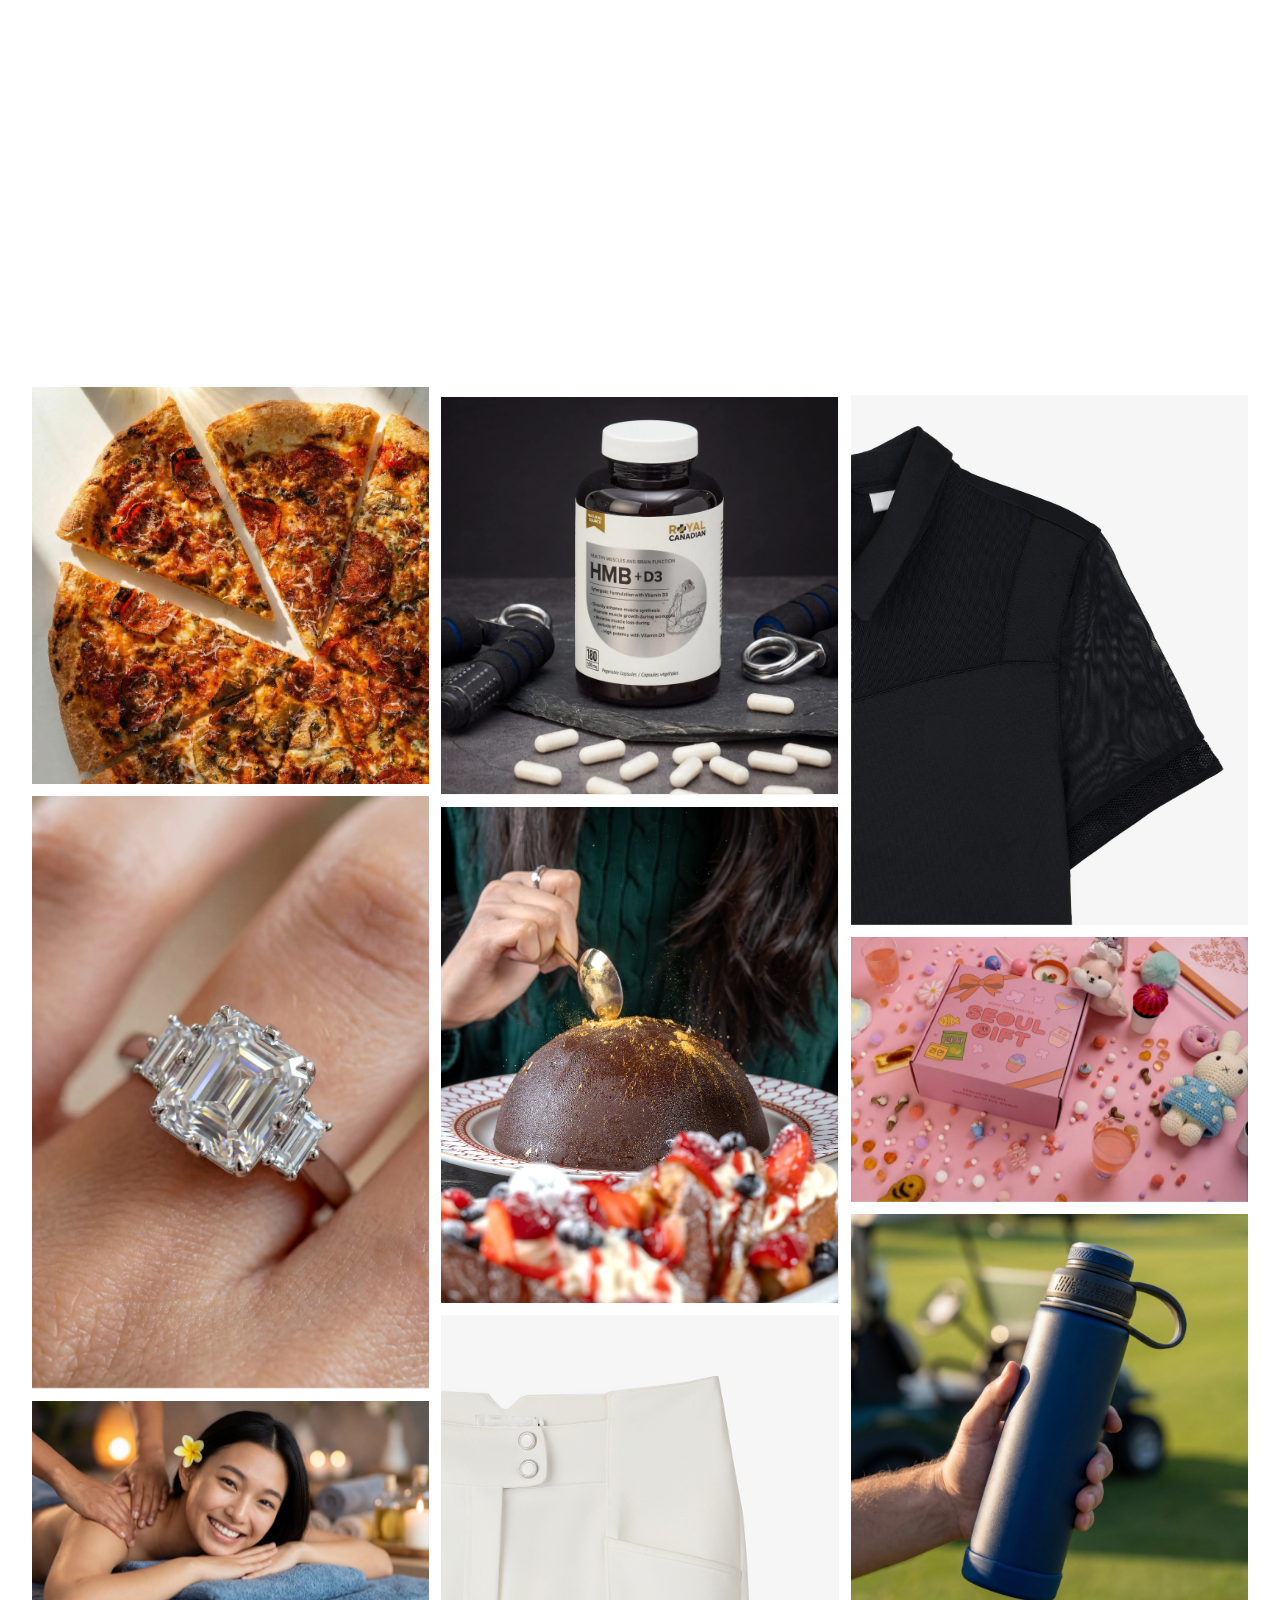
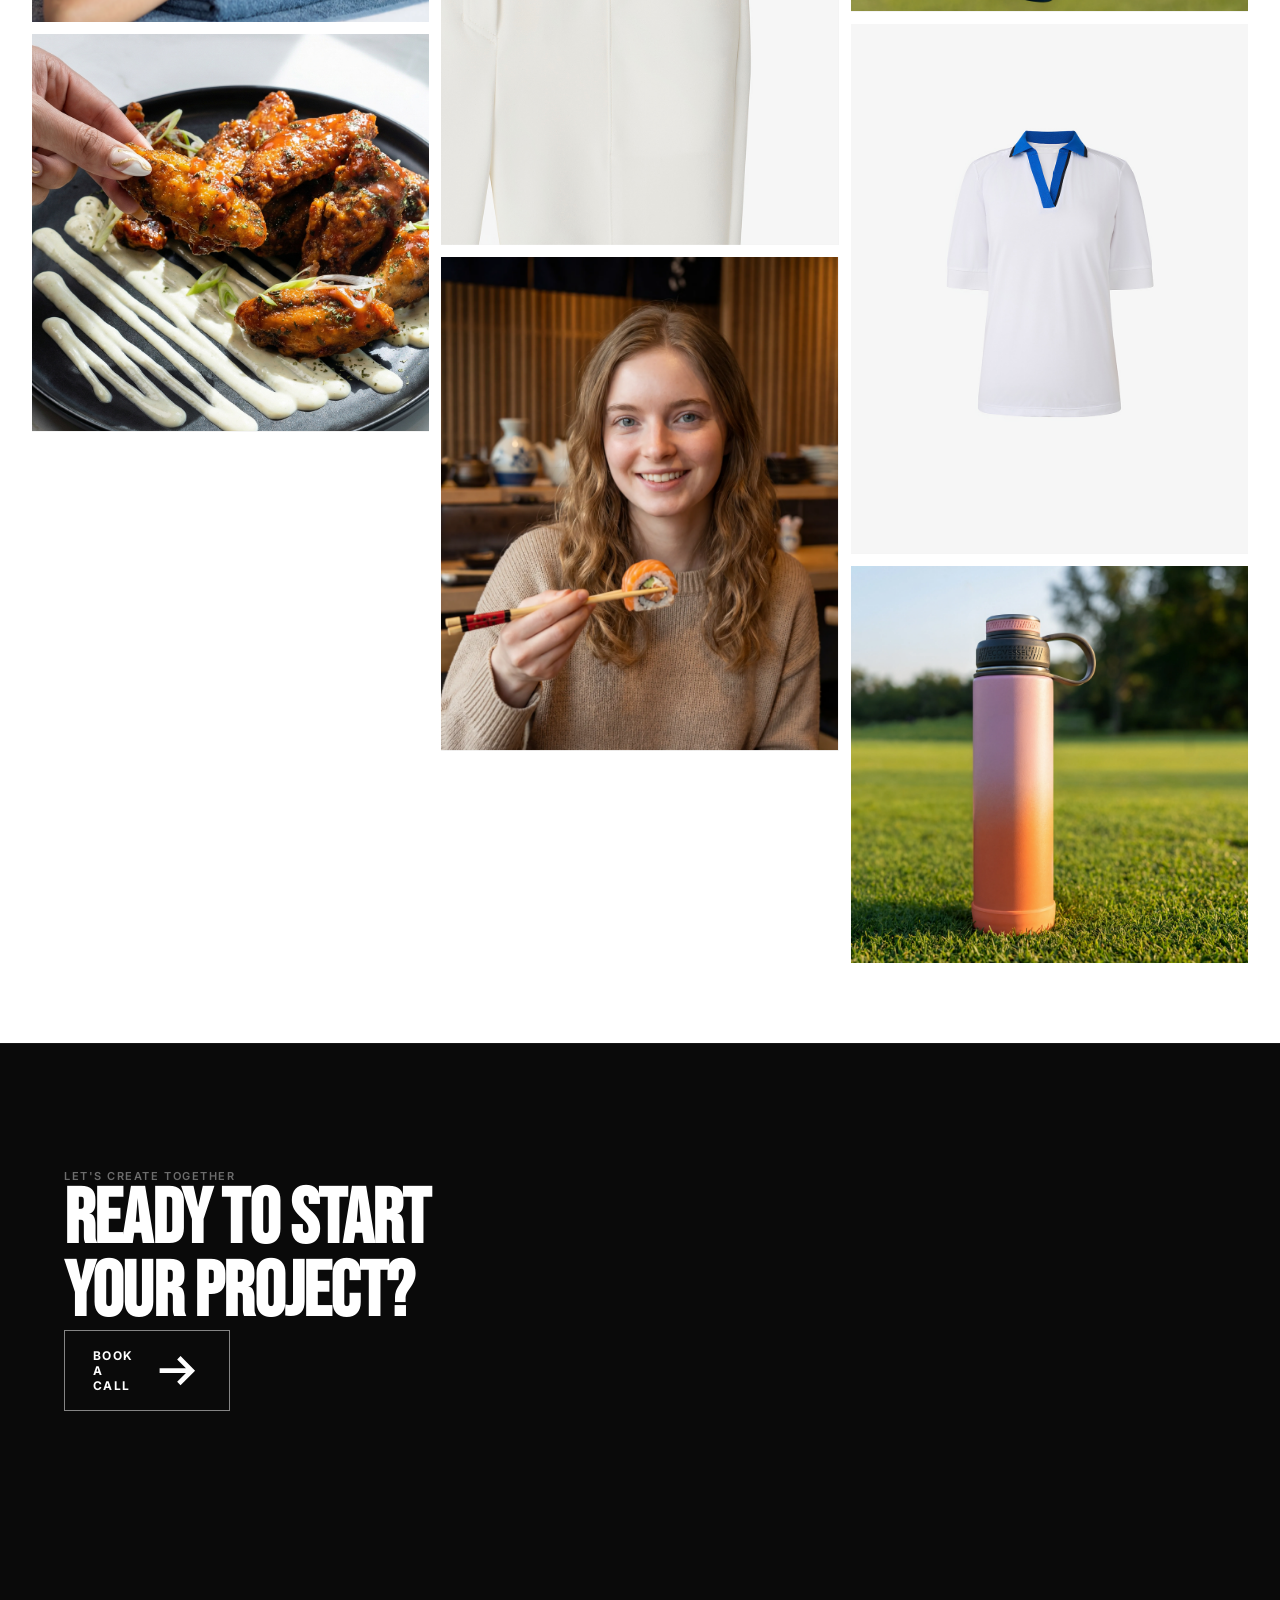
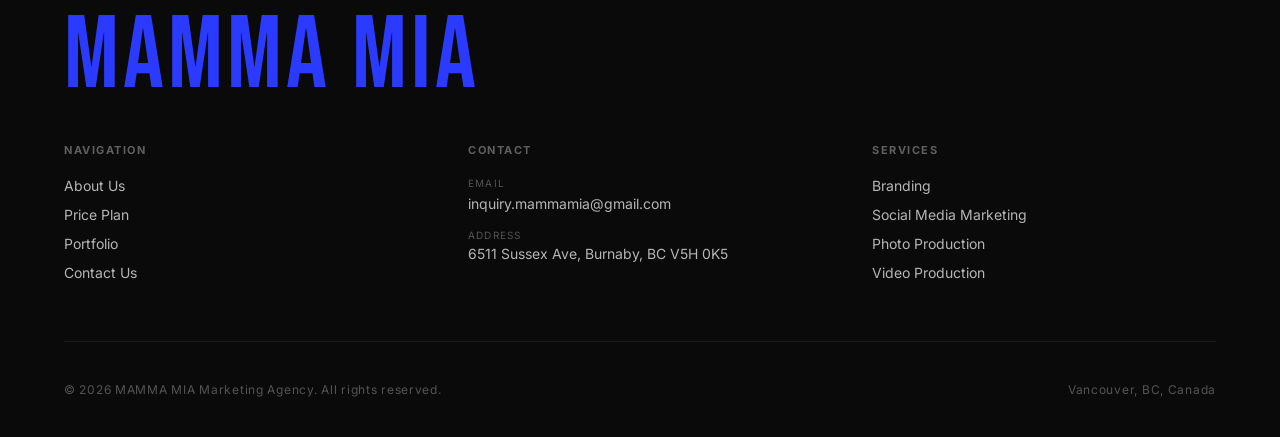
<file: portfolio-photo.html>
<!DOCTYPE html>
<html lang="en">
<head>
  <meta charset="UTF-8" />
  <meta name="viewport" content="width=device-width, initial-scale=1.0" />
  <title>Photo Production — MAMMA MIA Marketing Agency</title>
  <meta name="description" content="MAMMA MIA's photo production portfolio — food, product, portrait, and wedding photography produced in-studio and on-location across British Columbia." />
  <!-- ============================================
       Open Graph / Facebook / KakaoTalk
       ============================================ -->
  <meta property="og:type" content="article" />
  <meta property="og:site_name" content="MAMMA MIA Marketing Agency" />
  <meta property="og:url" content="https://www.mammamiacreative.com/portfolio-photo.html" />
  <meta property="og:title" content="Photo Production — MAMMA MIA" />
  <meta property="og:description" content="Food, product, portrait, and wedding photography produced in-studio and on-location across British Columbia." />
  <meta property="og:image" content="https://www.mammamiacreative.com/images/og/og-photo.jpg" />
  <meta property="og:image:secure_url" content="https://www.mammamiacreative.com/images/og/og-photo.jpg" />
  <meta property="og:image:type" content="image/jpeg" />
  <meta property="og:image:width" content="1200" />
  <meta property="og:image:height" content="630" />
  <meta property="og:image:alt" content="MAMMA MIA Photo Production — Food, Product, Portrait, Wedding" />
  <meta property="og:locale" content="en_US" />
  <meta property="article:section" content="Photo Production" />
  <meta property="article:tag" content="Food Photography" />
  <meta property="article:tag" content="Product Photography" />
  <meta property="article:tag" content="Portrait" />
  <meta property="article:tag" content="Wedding" />

  <!-- Twitter Card -->
  <meta name="twitter:card" content="summary_large_image" />
  <meta name="twitter:site" content="@mammamiacreative" />
  <meta name="twitter:title" content="Photo Production — MAMMA MIA" />
  <meta name="twitter:description" content="Food, product, portrait, and wedding photography across BC." />
  <meta name="twitter:image" content="https://www.mammamiacreative.com/images/og/og-photo.jpg" />

  <!-- Canonical -->
  <link rel="canonical" href="https://www.mammamiacreative.com/portfolio-photo.html" />

  <link rel="preconnect" href="https://fonts.googleapis.com" />
  <link rel="preconnect" href="https://fonts.gstatic.com" crossorigin />
  <link href="https://fonts.googleapis.com/css2?family=Bebas+Neue&amp;family=Playfair+Display:ital,wght@0,400;1,400&amp;family=Inter:wght@300;400;500;600;700&amp;display=swap" rel="stylesheet" />
  <!-- Favicon -->
  <link rel="icon" type="image/x-icon" href="/favicon.ico" />
  <link rel="icon" type="image/png" sizes="32x32" href="/favicon-32x32.png" />
  <link rel="icon" type="image/png" sizes="16x16" href="/favicon-16x16.png" />
  <link rel="apple-touch-icon" sizes="180x180" href="/apple-touch-icon.png" />

  <link rel="stylesheet" href="css/style.css" />
  <link rel="stylesheet" href="css/portfolio.css" />
  <link rel="stylesheet" href="css/photo-masonry.css" />

  <style>
    /* ============================================
       MAMMA MIA — Promo Components
       Floating Badge + Solid Blue Promo Bar
       ============================================ */

    /* ---------- Promo Bar (Solid Blue) ---------- */
    .promo-bar {
      width: 100%;
      background: var(--color-accent, #2a3bff);
      color: #fff;
      border-top: 1px solid rgba(255,255,255,0.10);
      border-bottom: 1px solid rgba(255,255,255,0.15);
      overflow: hidden;
      position: relative;
    }
    .promo-bar::before {
      content: '';
      position: absolute;
      top: 0; left: -100%;
      width: 100%; height: 100%;
      background: linear-gradient(90deg, transparent 0%, rgba(255,255,255,0.08) 50%, transparent 100%);
      animation: promoShimmer 6s ease-in-out infinite;
      pointer-events: none;
    }
    @keyframes promoShimmer {
      0% { left: -100%; }
      100% { left: 100%; }
    }
    .promo-bar__inner {
      display: flex;
      align-items: center;
      justify-content: center;
      gap: 20px;
      padding: 14px 24px;
      position: relative;
      z-index: 1;
      flex-wrap: wrap;
      max-width: var(--max-width, 1440px);
      margin: 0 auto;
    }
    .promo-bar__tag {
      display: inline-flex;
      align-items: center;
      font-family: var(--font-sans, 'Inter', sans-serif);
      font-size: 10px;
      font-weight: 700;
      letter-spacing: 0.18em;
      text-transform: uppercase;
      padding: 5px 11px;
      background: rgba(255,255,255,0.15);
      border: 1px solid rgba(255,255,255,0.30);
      color: #fff;
      white-space: nowrap;
    }
    .promo-bar__br { display: none; }
    .promo-bar__text {
      font-family: var(--font-sans, 'Inter', sans-serif);
      font-size: 13.5px;
      font-weight: 500;
      letter-spacing: 0.01em;
      color: #fff;
      line-height: 1.4;
      text-align: center;
    }
    .promo-bar__link {
      display: inline-flex;
      align-items: center;
      gap: 6px;
      font-family: var(--font-sans, 'Inter', sans-serif);
      font-size: 11px;
      font-weight: 700;
      letter-spacing: 0.14em;
      text-transform: uppercase;
      color: #fff;
      text-decoration: none;
      padding: 6px 12px;
      border-bottom: 1px solid rgba(255,255,255,0.45);
      transition: all 0.2s ease;
      white-space: nowrap;
    }
    .promo-bar__link:hover {
      background: rgba(255,255,255,0.12);
      border-bottom-color: #fff;
      transform: translateX(2px);
    }
    .promo-bar__link svg {
      width: 14px;
      height: 14px;
      transition: transform 0.2s ease;
    }
    .promo-bar__link:hover svg {
      transform: translateX(3px);
    }
    @media (max-width: 900px) {
      .promo-bar__inner { gap: 14px; padding: 12px 20px; }
      .promo-bar__text { font-size: 12.5px; }
    }
    @media (max-width: 640px) {
      .promo-bar__inner { flex-direction: column; gap: 10px; padding: 14px 20px; text-align: center; }
      .promo-bar__text { font-size: 12.5px; max-width: 360px; }
      .promo-bar__br { display: inline; }
      .promo-bar__tag { font-size: 9.5px; padding: 4px 10px; }
    }

    /* ---------- Floating Badge ---------- */
    .floating-promo {
      position: fixed;
      bottom: 24px;
      right: 24px;
      z-index: 9998;
      display: inline-flex;
      align-items: center;
      gap: 0;
      background: var(--color-accent, #2a3bff);
      color: #fff;
      box-shadow: 0 8px 28px rgba(42, 59, 255, 0.35), 0 2px 8px rgba(0, 0, 0, 0.12);
      border-radius: 999px;
      overflow: hidden;
      animation: floatPulse 3s ease-in-out infinite, floatIn 0.6s cubic-bezier(0.16, 1, 0.3, 1) 0.8s both;
      transition: transform 0.3s ease, box-shadow 0.3s ease;
    }
    @keyframes floatIn {
      0% { opacity: 0; transform: translateY(20px) scale(0.85); }
      100% { opacity: 1; transform: translateY(0) scale(1); }
    }
    @keyframes floatPulse {
      0%, 100% { box-shadow: 0 8px 28px rgba(42, 59, 255, 0.35), 0 0 0 0 rgba(42, 59, 255, 0.55); }
      50% { box-shadow: 0 8px 28px rgba(42, 59, 255, 0.35), 0 0 0 10px rgba(42, 59, 255, 0); }
    }
    .floating-promo:hover {
      transform: translateY(-3px) scale(1.02);
      box-shadow: 0 12px 32px rgba(42, 59, 255, 0.45);
    }
    .floating-promo.floating-promo--hidden {
      opacity: 0;
      pointer-events: none;
      transform: translateY(20px) scale(0.85);
      transition: all 0.3s ease;
    }
    .floating-promo__main {
      display: inline-flex;
      align-items: center;
      gap: 8px;
      padding: 12px 18px 12px 16px;
      color: #fff;
      text-decoration: none;
      font-family: var(--font-sans, 'Inter', sans-serif);
      font-size: 12px;
      font-weight: 700;
      letter-spacing: 0.12em;
      text-transform: uppercase;
      white-space: nowrap;
    }
    .floating-promo__star {
      font-size: 13px;
      line-height: 1;
      animation: starSpin 4s linear infinite;
      display: inline-block;
    }
    @keyframes starSpin {
      from { transform: rotate(0deg); }
      to { transform: rotate(360deg); }
    }
    .floating-promo__close {
      width: 32px;
      height: 32px;
      display: inline-flex;
      align-items: center;
      justify-content: center;
      background: rgba(0, 0, 0, 0.18);
      border: none;
      color: #fff;
      cursor: pointer;
      transition: background 0.2s ease;
      flex-shrink: 0;
    }
    .floating-promo__close:hover {
      background: rgba(0, 0, 0, 0.32);
    }
    .floating-promo__close svg {
      width: 12px;
      height: 12px;
      stroke: #fff;
      stroke-width: 2;
    }
    @media (max-width: 640px) {
      .floating-promo {
        bottom: 16px;
        right: 16px;
      }
      .floating-promo__main {
        padding: 10px 14px 10px 14px;
        font-size: 11px;
      }
      .floating-promo__close {
        width: 28px;
        height: 28px;
      }
    }
  
    /* Extra spacing below promo bar before main content */
    .promo-bar--with-gap { margin-bottom: clamp(40px, 6vw, 80px); }
</style>
</head>
<body>

  <!-- Page Transition Curtain -->
  <div class="page-curtain" id="pageCurtain"></div>

  <!-- Page Loader -->
  <div class="page-loader" id="pageLoader">
    <div class="loader-logo">
      <span style="animation-delay:0.05s">M</span><span style="animation-delay:0.1s">A</span><span style="animation-delay:0.15s">M</span><span style="animation-delay:0.2s">M</span><span style="animation-delay:0.25s">A</span>&nbsp;<span style="animation-delay:0.35s">M</span><span style="animation-delay:0.4s">I</span><span style="animation-delay:0.45s">A</span>
    </div>
  </div>

  <!-- Custom Cursor -->
  <div class="cursor" id="cursor"></div>
  <div class="cursor-ring" id="cursorRing"></div>

  <!-- Progress Bar -->
  <div class="progress-bar" id="progressBar"></div>

  <!-- Navigation -->
  <nav class="nav" id="mainNav">
    <div class="nav__inner">
      <a href="index.html" class="nav__logo">
        <span class="nav__logo-text" style="color:var(--color-black)">MAMMA MIA</span>
      </a>
      <div class="nav__links">
        <a href="index.html" class="nav__link">About Us</a>
        <a href="price-plan.html" class="nav__link">Price Plan</a>
        <a href="portfolio.html" class="nav__link active">Portfolio</a>
        <a href="contact.html" class="nav__link">Contact Us</a>
      </div>
      <a href="contact.html" class="nav__cta btn btn-outline"><span>Book a Call</span></a>
      <div class="nav__hamburger" id="hamburger">
        <span></span><span></span><span></span>
      </div>
    </div>
  </nav>
<!-- Mobile Menu -->
  <div class="nav__mobile-menu" id="mobileMenu">
    <a href="index.html" class="nav__mobile-link">About Us</a>
    <a href="price-plan.html" class="nav__mobile-link">Price Plan</a>
    <a href="portfolio.html" class="nav__mobile-link">Portfolio</a>
    <a href="contact.html" class="nav__mobile-link">Contact Us</a>
  </div>

  <!-- ════════════════════════════════════════════
       HERO
  ════════════════════════════════════════════ -->
  <header class="photo-hero">
    <div class="container">
      <div class="photo-hero__inner">
        <span class="photo-hero__label reveal">Photo Production</span>
        <h1 class="photo-hero__title reveal">
          Photography that<br /><span class="accent">Builds Brands.</span>
        </h1>
        <p class="photo-hero__sub reveal reveal-delay-1">
          Photography for food, product, portrait, and brand projects delivered in studio and on location with a focus on clarity, texture, and visual consistency.
        </p>
      </div>
    </div>
  </header>

  <!-- ════════════════════════════════════════════
       PORTFOLIO TOP-LEVEL FILTER (page navigation)
  ════════════════════════════════════════════ -->
  <div class="filter-bar filter-bar--photo" id="filterBar">
    <div class="container">
      <div class="filter-bar__inner">
        <a class="filter-btn" href="portfolio.html" data-filter="all">All</a>
        <a class="filter-btn" href="portfolio-branding.html" data-filter="branding">Branding</a>
        <a class="filter-btn" href="portfolio-social.html" data-filter="social">Social Media Marketing</a>
        <a class="filter-btn active" href="portfolio-photo.html" data-filter="photo">Photo Production</a>
        <a class="filter-btn" href="portfolio-video.html" data-filter="video">Video Production</a>
      </div>
    </div>
  </div>

  <!-- ======== Promo Bar — Limited-Time Offer ======== -->
  <div class="promo-bar promo-bar--with-gap" role="region" aria-label="Limited-Time Offer">
    <div class="promo-bar__inner">
      <span class="promo-bar__tag">Limited-Time Offer</span>
      <span class="promo-bar__text">Special Pricing Through September.<br class="promo-bar__br" />Get in Touch to Learn More.</span>
      <a href="contact.html" class="promo-bar__link">
        <span>Inquire Now</span>
        <svg xmlns="http://www.w3.org/2000/svg" viewBox="0 0 16 16" fill="none" stroke="currentColor" stroke-width="1.5"><path d="M3 8h10M9 4l4 4-4 4"/></svg>
      </a>
    </div>
  </div>



  <!-- ════════════════════════════════════════════
       MASONRY GRID — 40 frames, mixed categories
  ════════════════════════════════════════════ -->
  <main class="photo-masonry-section">
    <div class="container--wide">
      <div class="masonry" id="photoMasonry">

        <!-- 01 -->
        <button type="button" class="masonry__item" data-cat="portrait" aria-label="Glow &amp; Grace">
          <span class="masonry__index">01 · PORTRAIT</span>
          <img src="images/photo/portrait_skincare/01_hani_1.webp" alt="Glow &amp; Grace" loading="lazy" />
          <div class="masonry__overlay"><span class="masonry__cat">Beauty Editorial</span><h3 class="masonry__title">Glow &amp; Grace</h3></div>
        </button>

        <!-- 02 -->
        <button type="button" class="masonry__item" data-cat="food" aria-label="Stacked &amp; Stylish">
          <span class="masonry__index">02 · FOOD</span>
          <img src="images/photo/food/01_food_burger.jpg" alt="Stacked &amp; Stylish" loading="lazy" />
          <div class="masonry__overlay"><span class="masonry__cat">Food Photography</span><h3 class="masonry__title">Stacked &amp; Stylish</h3></div>
        </button>

        <!-- 03 -->
        <button type="button" class="masonry__item" data-cat="product" aria-label="Quiet Tones">
          <span class="masonry__index">03 · PRODUCT</span>
          <img src="images/photo/product/01_apparel_1.jpg" alt="Quiet Tones" loading="lazy" />
          <div class="masonry__overlay"><span class="masonry__cat">Apparel Photography</span><h3 class="masonry__title">Quiet Tones</h3></div>
        </button>

        <!-- 04 -->
        <button type="button" class="masonry__item" data-cat="food" aria-label="House Pour">
          <span class="masonry__index">04 · FOOD</span>
          <img src="images/photo/food/03_food_cocktail.jpg" alt="House Pour" loading="lazy" />
          <div class="masonry__overlay"><span class="masonry__cat">Beverage Photography</span><h3 class="masonry__title">House Pour</h3></div>
        </button>

        <!-- 05 -->
        <button type="button" class="masonry__item" data-cat="wedding" aria-label="Morning Light Bride">
          <span class="masonry__index">05 · WEDDING</span>
          <img src="images/photo/wedding/wedding-bride-getting-ready-lakeside-natural-light-vancouver.jpg" alt="Bride getting ready in lace gown by lakeside window — Vancouver wedding photography" loading="lazy" />
          <div class="masonry__overlay"><span class="masonry__cat">Wedding Photography</span><h3 class="masonry__title">Morning Light</h3></div>
        </button>

        <!-- 06 -->
        <button type="button" class="masonry__item" data-cat="portrait" aria-label="Counter Culture">
          <span class="masonry__index">06 · PORTRAIT</span>
          <img src="images/photo/portrait_sushi/01_heather_sushi_1.webp" alt="Counter Culture" loading="lazy" />
          <div class="masonry__overlay"><span class="masonry__cat">Hospitality Lifestyle</span><h3 class="masonry__title">Counter Culture</h3></div>
        </button>

        <!-- 06 -->
        <button type="button" class="masonry__item" data-cat="product" aria-label="Pop &amp; Pour">
          <span class="masonry__index">07 · PRODUCT</span>
          <img src="images/photo/product/12_studio_concept_1.webp" alt="Pop &amp; Pour" loading="lazy" />
          <div class="masonry__overlay"><span class="masonry__cat">Product Lifestyle</span><h3 class="masonry__title">Pop &amp; Pour</h3></div>
        </button>

        <!-- 07 -->
        <button type="button" class="masonry__item" data-cat="food" aria-label="Twirl &amp; Toss">
          <span class="masonry__index">08 · FOOD</span>
          <img src="images/photo/food/08_food_pasta.jpg" alt="Twirl &amp; Toss" loading="lazy" />
          <div class="masonry__overlay"><span class="masonry__cat">Food Photography</span><h3 class="masonry__title">Twirl &amp; Toss</h3></div>
        </button>

        <!-- 08 -->
        <button type="button" class="masonry__item" data-cat="portrait" aria-label="Soft Light, Slow Mornings">
          <span class="masonry__index">09 · PORTRAIT</span>
          <img src="images/photo/portrait_skincare/04_heather_1.webp" alt="Soft Light, Slow Mornings" loading="lazy" />
          <div class="masonry__overlay"><span class="masonry__cat">Wellness Lifestyle</span><h3 class="masonry__title">Soft Light, Slow Mornings</h3></div>
        </button>

        <!-- 09 -->
        <button type="button" class="masonry__item" data-cat="product" aria-label="Studio Stillwear">
          <span class="masonry__index">10 · PRODUCT</span>
          <img src="images/photo/product/02_apparel_2.jpg" alt="Studio Stillwear" loading="lazy" />
          <div class="masonry__overlay"><span class="masonry__cat">Apparel Photography</span><h3 class="masonry__title">Studio Stillwear</h3></div>
        </button>

        <!-- 10 -->
        <button type="button" class="masonry__item" data-cat="food" aria-label="Slice of the Night">
          <span class="masonry__index">11 · FOOD</span>
          <img src="images/photo/food/09_food_pizza.jpg" alt="Slice of the Night" loading="lazy" />
          <div class="masonry__overlay"><span class="masonry__cat">Food Photography</span><h3 class="masonry__title">Slice of the Night</h3></div>
        </button>

        <!-- 11 -->
        <button type="button" class="masonry__item" data-cat="product" aria-label="Forever Facets">
          <span class="masonry__index">12 · PRODUCT</span>
          <img src="images/photo/product/10_engagement_ring.webp" alt="Forever Facets" loading="lazy" />
          <div class="masonry__overlay"><span class="masonry__cat">Jewelry Photography</span><h3 class="masonry__title">Forever Facets</h3></div>
        </button>

        <!-- 12 -->
        <button type="button" class="masonry__item" data-cat="portrait" aria-label="Daydream Light">
          <span class="masonry__index">13 · PORTRAIT</span>
          <img src="images/photo/portrait_skincare/02_hani_2.webp" alt="Daydream Light" loading="lazy" />
          <div class="masonry__overlay"><span class="masonry__cat">Beauty Editorial</span><h3 class="masonry__title">Daydream Light</h3></div>
        </button>

        <!-- 13 -->
        <button type="button" class="masonry__item" data-cat="food" aria-label="Saucy Hour">
          <span class="masonry__index">14 · FOOD</span>
          <img src="images/photo/food/02_food_chicken_wing.jpg" alt="Saucy Hour" loading="lazy" />
          <div class="masonry__overlay"><span class="masonry__cat">Food Photography</span><h3 class="masonry__title">Saucy Hour</h3></div>
        </button>

        <!-- 14 -->
        <button type="button" class="masonry__item" data-cat="product" aria-label="Clean Lines">
          <span class="masonry__index">15 · PRODUCT</span>
          <img src="images/photo/product/05_apparel_5.jpg" alt="Clean Lines" loading="lazy" />
          <div class="masonry__overlay"><span class="masonry__cat">Apparel Photography</span><h3 class="masonry__title">Clean Lines</h3></div>
        </button>

        <!-- 15 -->
        <button type="button" class="masonry__item" data-cat="portrait" aria-label="Table for Two">
          <span class="masonry__index">16 · PORTRAIT</span>
          <img src="images/photo/portrait_sushi/03_jeremy_and_hani_sushi.webp" alt="Table for Two" loading="lazy" />
          <div class="masonry__overlay"><span class="masonry__cat">Hospitality Lifestyle</span><h3 class="masonry__title">Table for Two</h3></div>
        </button>

        <!-- 16 -->
        <button type="button" class="masonry__item" data-cat="food" aria-label="Last Call Series">
          <span class="masonry__index">17 · FOOD</span>
          <img src="images/photo/food/04_food_cocktails.jpg" alt="Last Call Series" loading="lazy" />
          <div class="masonry__overlay"><span class="masonry__cat">Beverage Photography</span><h3 class="masonry__title">Last Call Series</h3></div>
        </button>

        <!-- 17 -->
        <button type="button" class="masonry__item" data-cat="product" aria-label="Retail Ready">
          <span class="masonry__index">18 · PRODUCT</span>
          <img src="images/photo/product/15_retail_studio_1.webp" alt="Retail Ready" loading="lazy" />
          <div class="masonry__overlay"><span class="masonry__cat">Retail Photography</span><h3 class="masonry__title">Retail Ready</h3></div>
        </button>

        <!-- 18 -->
        <button type="button" class="masonry__item" data-cat="wedding" aria-label="Lace and Bloom">
          <span class="masonry__index">19 · WEDDING</span>
          <img src="images/photo/wedding/wedding-lace-dress-bouquet-detail-editorial-vancouver.jpg" alt="Lace wedding dress detail with white rose bouquet — candid bridal portrait Vancouver" loading="lazy" />
          <div class="masonry__overlay"><span class="masonry__cat">Wedding Editorial</span><h3 class="masonry__title">Lace &amp; Bloom</h3></div>
        </button>

        <!-- 19 -->
        <button type="button" class="masonry__item" data-cat="product" aria-label="Sun Shield">
          <span class="masonry__index">20 · PRODUCT</span>
          <img src="images/photo/product/09_arm_sleeve.png" alt="Sun Shield" loading="lazy" />
          <div class="masonry__overlay"><span class="masonry__cat">Product Photography</span><h3 class="masonry__title">Sun Shield</h3></div>
        </button>

        <!-- 19 -->
        <button type="button" class="masonry__item" data-cat="food" aria-label="Heat &amp; Heritage">
          <span class="masonry__index">21 · FOOD</span>
          <img src="images/photo/food/05_food_korean_spice_noodle.webp" alt="Heat &amp; Heritage" loading="lazy" />
          <div class="masonry__overlay"><span class="masonry__cat">Food Photography</span><h3 class="masonry__title">Heat &amp; Heritage</h3></div>
        </button>

        <!-- 20 -->
        <button type="button" class="masonry__item" data-cat="portrait" aria-label="Stillness Studio">
          <span class="masonry__index">22 · PORTRAIT</span>
          <img src="images/photo/portrait_skincare/05_heather_2.webp" alt="Stillness Studio" loading="lazy" />
          <div class="masonry__overlay"><span class="masonry__cat">Wellness Lifestyle</span><h3 class="masonry__title">Stillness Studio</h3></div>
        </button>

        <!-- 21 -->
        <button type="button" class="masonry__item" data-cat="product" aria-label="Shape &amp; Stitch">
          <span class="masonry__index">23 · PRODUCT</span>
          <img src="images/photo/product/03_apparel_3.jpg" alt="Shape &amp; Stitch" loading="lazy" />
          <div class="masonry__overlay"><span class="masonry__cat">Apparel Photography</span><h3 class="masonry__title">Shape &amp; Stitch</h3></div>
        </button>

        <!-- 22 -->
        <button type="button" class="masonry__item" data-cat="food" aria-label="Crystal Hour">
          <span class="masonry__index">24 · FOOD</span>
          <img src="images/photo/food/06_food_martini_cocktail.jpg" alt="Crystal Hour" loading="lazy" />
          <div class="masonry__overlay"><span class="masonry__cat">Beverage Photography</span><h3 class="masonry__title">Crystal Hour</h3></div>
        </button>

        <!-- 23 -->
        <button type="button" class="masonry__item" data-cat="portrait" aria-label="Quiet Bloom">
          <span class="masonry__index">25 · PORTRAIT</span>
          <img src="images/photo/portrait_skincare/03_hani_3.webp" alt="Quiet Bloom" loading="lazy" />
          <div class="masonry__overlay"><span class="masonry__cat">Beauty Editorial</span><h3 class="masonry__title">Quiet Bloom</h3></div>
        </button>

        <!-- 24 -->
        <button type="button" class="masonry__item" data-cat="product" aria-label="Daily Ritual">
          <span class="masonry__index">26 · PRODUCT</span>
          <img src="images/photo/product/13_studio_concept_2.webp" alt="Daily Ritual" loading="lazy" />
          <div class="masonry__overlay"><span class="masonry__cat">Product Lifestyle</span><h3 class="masonry__title">Daily Ritual</h3></div>
        </button>

        <!-- 25 -->
        <button type="button" class="masonry__item" data-cat="food" aria-label="Sweet Drop">
          <span class="masonry__index">27 · FOOD</span>
          <img src="images/photo/food/07_food_new_dessert.jpg" alt="Sweet Drop" loading="lazy" />
          <div class="masonry__overlay"><span class="masonry__cat">Food Photography</span><h3 class="masonry__title">Sweet Drop</h3></div>
        </button>

        <!-- 26 -->
        <button type="button" class="masonry__item" data-cat="product" aria-label="Modern Closet">
          <span class="masonry__index">28 · PRODUCT</span>
          <img src="images/photo/product/04_apparel_4.jpg" alt="Modern Closet" loading="lazy" />
          <div class="masonry__overlay"><span class="masonry__cat">Apparel Photography</span><h3 class="masonry__title">Modern Closet</h3></div>
        </button>

        <!-- 27 -->
        <button type="button" class="masonry__item" data-cat="portrait" aria-label="First Bite">
          <span class="masonry__index">29 · PORTRAIT</span>
          <img src="images/photo/portrait_sushi/02_heather_sushi_2.webp" alt="First Bite" loading="lazy" />
          <div class="masonry__overlay"><span class="masonry__cat">Hospitality Lifestyle</span><h3 class="masonry__title">First Bite</h3></div>
        </button>

        <!-- 28 -->
        <button type="button" class="masonry__item" data-cat="product" aria-label="Second Skin">
          <span class="masonry__index">30 · PRODUCT</span>
          <img src="images/photo/product/11_pantyhose.png" alt="Second Skin" loading="lazy" />
          <div class="masonry__overlay"><span class="masonry__cat">Product Photography</span><h3 class="masonry__title">Second Skin</h3></div>
        </button>

        <!-- 29 -->
        <button type="button" class="masonry__item" data-cat="food" aria-label="Lucky Pour">
          <span class="masonry__index">31 · FOOD</span>
          <img src="images/photo/food/10_food_st_patrick.webp" alt="Lucky Pour" loading="lazy" />
          <div class="masonry__overlay"><span class="masonry__cat">Beverage Photography</span><h3 class="masonry__title">Lucky Pour</h3></div>
        </button>

        <!-- 30 -->
        <button type="button" class="masonry__item" data-cat="product" aria-label="Shelf Story">
          <span class="masonry__index">32 · PRODUCT</span>
          <img src="images/photo/product/16_retail_studio_2.webp" alt="Shelf Story" loading="lazy" />
          <div class="masonry__overlay"><span class="masonry__cat">Retail Photography</span><h3 class="masonry__title">Shelf Story</h3></div>
        </button>

        <!-- 31 -->
        <button type="button" class="masonry__item" data-cat="portrait" aria-label="Skin Story">
          <span class="masonry__index">33 · PORTRAIT</span>
          <img src="images/photo/portrait_skincare/06_heather_3.webp" alt="Skin Story" loading="lazy" />
          <div class="masonry__overlay"><span class="masonry__cat">Wellness Lifestyle</span><h3 class="masonry__title">Skin Story</h3></div>
        </button>

        <!-- 32 -->
        <button type="button" class="masonry__item" data-cat="wedding" aria-label="Quiet Vows">
          <span class="masonry__index">34 · WEDDING</span>
          <img src="images/photo/wedding/wedding-bride-groom-vows-greenhouse-mountain-ceremony-vancouver.jpg" alt="Bride and groom intimate vows in greenhouse with mountain backdrop — Vancouver wedding photography" loading="lazy" />
          <div class="masonry__overlay"><span class="masonry__cat">Wedding Ceremony</span><h3 class="masonry__title">Quiet Vows</h3></div>
        </button>

        <!-- 33 -->
        <button type="button" class="masonry__item" data-cat="product" aria-label="Tee Time Pour">
          <span class="masonry__index">35 · PRODUCT</span>
          <img src="images/photo/product/18_thermo_1.webp" alt="Tee Time Pour" loading="lazy" />
          <div class="masonry__overlay"><span class="masonry__cat">Product Lifestyle</span><h3 class="masonry__title">Tee Time Pour</h3></div>
        </button>

        <!-- 33 -->
        <button type="button" class="masonry__item" data-cat="food" aria-label="Street Plate">
          <span class="masonry__index">36 · FOOD</span>
          <img src="images/photo/food/11_food_tacos.jpg" alt="Street Plate" loading="lazy" />
          <div class="masonry__overlay"><span class="masonry__cat">Food Photography</span><h3 class="masonry__title">Street Plate</h3></div>
        </button>

        <!-- 34 -->
        <button type="button" class="masonry__item" data-cat="product" aria-label="Layer Story">
          <span class="masonry__index">37 · PRODUCT</span>
          <img src="images/photo/product/06_apparel_6.jpg" alt="Layer Story" loading="lazy" />
          <div class="masonry__overlay"><span class="masonry__cat">Apparel Photography</span><h3 class="masonry__title">Layer Story</h3></div>
        </button>

        <!-- 35 -->
        <button type="button" class="masonry__item" data-cat="product" aria-label="Quiet Power">
          <span class="masonry__index">38 · PRODUCT</span>
          <img src="images/photo/product/14_studio_concept_3.webp" alt="Quiet Power" loading="lazy" />
          <div class="masonry__overlay"><span class="masonry__cat">Product Lifestyle</span><h3 class="masonry__title">Quiet Power</h3></div>
        </button>

        <!-- 36 -->
        <button type="button" class="masonry__item" data-cat="product" aria-label="Off Duty">
          <span class="masonry__index">39 · PRODUCT</span>
          <img src="images/photo/product/07_apparel_7.jpg" alt="Off Duty" loading="lazy" />
          <div class="masonry__overlay"><span class="masonry__cat">Apparel Photography</span><h3 class="masonry__title">Off Duty</h3></div>
        </button>

        <!-- 37 -->
        <button type="button" class="masonry__item" data-cat="product" aria-label="Stocked &amp; Styled">
          <span class="masonry__index">40 · PRODUCT</span>
          <img src="images/photo/product/17_retail_studio_3.webp" alt="Stocked &amp; Styled" loading="lazy" />
          <div class="masonry__overlay"><span class="masonry__cat">Retail Photography</span><h3 class="masonry__title">Stocked &amp; Styled</h3></div>
        </button>

        <!-- 38 -->
        <button type="button" class="masonry__item" data-cat="product" aria-label="Warm Pour">
          <span class="masonry__index">41 · PRODUCT</span>
          <img src="images/photo/product/19_thermo_2.webp" alt="Warm Pour" loading="lazy" />
          <div class="masonry__overlay"><span class="masonry__cat">Product Lifestyle</span><h3 class="masonry__title">Warm Pour</h3></div>
        </button>

        <!-- 39 -->
        <button type="button" class="masonry__item" data-cat="product" aria-label="Daily Edit">
          <span class="masonry__index">42 · PRODUCT</span>
          <img src="images/photo/product/08_apparel_8.jpg" alt="Daily Edit" loading="lazy" />
          <div class="masonry__overlay"><span class="masonry__cat">Apparel Photography</span><h3 class="masonry__title">Daily Edit</h3></div>
        </button>

        <!-- 40 -->
        <button type="button" class="masonry__item" data-cat="product" aria-label="Hold the Heat">
          <span class="masonry__index">43 · PRODUCT</span>
          <img src="images/photo/product/20_thermo_3.webp" alt="Hold the Heat" loading="lazy" />
          <div class="masonry__overlay"><span class="masonry__cat">Product Lifestyle</span><h3 class="masonry__title">Hold the Heat</h3></div>
        </button>

      </div>
    </div>
  </main>

  <!-- ════════════════════════════════════════════
       CTA BAND
  ════════════════════════════════════════════ -->
  <section class="cta-band section--dark" style="padding:clamp(80px,10vw,120px) 0; border-top:1px solid rgba(255,255,255,0.06)">
    <div class="container">
      <div class="cta-band__inner reveal">
        <span class="t-label" style="color:rgba(255,255,255,0.4)">Let's Create Together</span>
        <h2 class="cta-band__headline t-headline">Ready to Start<br />Your Project?</h2>
        <div class="cta-band__actions">
          <a href="contact.html" class="btn btn-outline-white">
            <span>Book a Call</span>
            <svg xmlns="http://www.w3.org/2000/svg" viewBox="0 0 16 16" fill="none" stroke="currentColor" stroke-width="1.5"><path d="M3 8h10M9 4l4 4-4 4"/></svg>
          </a>
        </div>
      </div>
    </div>
  </section>

  <!-- ════════════════════════════════════════════
       FOOTER
  ════════════════════════════════════════════ -->
  <footer class="footer">
    <div class="container">
      <div class="footer__brand-name">MAMMA MIA</div>
      <div class="footer__top">
        <div class="footer__col">
          <p class="footer__col-title">Navigation</p>
          <nav class="footer__col-links">
            <a href="index.html" class="footer__col-link">About Us</a>
            <a href="price-plan.html" class="footer__col-link">Price Plan</a>
            <a href="portfolio.html" class="footer__col-link">Portfolio</a>
            <a href="contact.html" class="footer__col-link">Contact Us</a>
          </nav>
        </div>
        <div class="footer__col">
          <p class="footer__col-title">Contact</p>
          <div class="footer__contact-item">
            <p class="footer__contact-label">Email</p>
            <a href="#" class="footer__contact-value footer__col-link js-email" data-user="inquiry.mammamia" data-domain="gmail.com" rel="nofollow"><span class="js-email-text">Loading...</span></a>
          </div>
          <div class="footer__contact-item">
            <p class="footer__contact-label">Address</p>
            <p class="footer__contact-value">6511 Sussex Ave, Burnaby, BC V5H 0K5</p>
          </div>
        </div>
        <div class="footer__col">
          <p class="footer__col-title">Services</p>
          <nav class="footer__col-links">
            <a href="portfolio-branding.html" class="footer__col-link">Branding</a>
            <a href="portfolio-social.html" class="footer__col-link">Social Media Marketing</a>
            <a href="portfolio-photo.html" class="footer__col-link">Photo Production</a>
            <a href="portfolio-video.html" class="footer__col-link">Video Production</a>
          </nav>
        </div>
      </div>
      <div class="footer__bottom">
        <p class="footer__copy">© 2026 MAMMA MIA Marketing Agency. All rights reserved.</p>
        <p class="footer__copy">Vancouver, BC, Canada</p>
      </div>
    </div>
  </footer>

  <script src="js/main.js"></script>
  <script src="js/portfolio.js"></script>
  <script>
    // Reveal animation on scroll for masonry items
    (function () {
      const items = document.querySelectorAll('.masonry__item');
      if (!('IntersectionObserver' in window)) {
        items.forEach(el => el.classList.add('is-visible'));
        return;
      }
      const io = new IntersectionObserver((entries) => {
        entries.forEach((entry, i) => {
          if (entry.isIntersecting) {
            // staggered reveal
            const idx = Array.prototype.indexOf.call(items, entry.target);
            const delay = (idx % 8) * 50;
            setTimeout(() => entry.target.classList.add('is-visible'), delay);
            io.unobserve(entry.target);
          }
        });
      }, { rootMargin: '0px 0px -10% 0px', threshold: 0.05 });
      items.forEach(el => io.observe(el));
    })();
  </script>
  <script>
    /* Email assembler — bypasses Cloudflare email obfuscation by composing the
       address client-side from data-* attributes (no raw "mailto:" or full
       address present in source HTML). */
    (function () {
      var els = document.querySelectorAll('a.js-email[data-user][data-domain]');
      els.forEach(function (a) {
        var addr = a.getAttribute('data-user') + '@' + a.getAttribute('data-domain');
        a.setAttribute('href', 'mailto:' + addr);
        var span = a.querySelector('.js-email-text');
        if (span) span.textContent = addr;
        else a.textContent = addr;
      });
    })();
  </script>
<script defer src="https://static.cloudflareinsights.com/beacon.min.js/vcd15cbe7772f49c399c6a5babf22c1241717689176015" integrity="sha512-ZpsOmlRQV6y907TI0dKBHq9Md29nnaEIPlkf84rnaERnq6zvWvPUqr2ft8M1aS28oN72PdrCzSjY4U6VaAw1EQ==" data-cf-beacon='{"rayId":"9f3bd05a7eb8d325","serverTiming":{"name":{"cfExtPri":true,"cfEdge":true,"cfOrigin":true,"cfL4":true,"cfSpeedBrain":true,"cfCacheStatus":true}},"version":"2025.9.1","token":"4edd5f8ec12a48cfa682ab8261b80a79"}' crossorigin="anonymous"></script>

  <!-- ======== Floating Promo Badge ======== -->
  <div class="floating-promo" id="floatingPromo">
    <a href="contact.html" class="floating-promo__main">
      <span class="floating-promo__star">★</span>
      <span>Limited Offer</span>
    </a>
    <button type="button" class="floating-promo__close" id="floatingPromoClose" aria-label="Close promotional offer">
      <svg viewBox="0 0 16 16" fill="none" xmlns="http://www.w3.org/2000/svg"><path d="M4 4 L12 12 M12 4 L4 12" stroke-linecap="round"/></svg>
    </button>
  </div>
  <script>
    (function () {
      var promo = document.getElementById('floatingPromo');
      var closeBtn = document.getElementById('floatingPromoClose');
      if (!promo || !closeBtn) return;
      try {
        if (sessionStorage.getItem('floatingPromoClosed') === '1') {
          promo.classList.add('floating-promo--hidden');
        }
      } catch (e) {}
      closeBtn.addEventListener('click', function () {
        promo.classList.add('floating-promo--hidden');
        try { sessionStorage.setItem('floatingPromoClosed', '1'); } catch (e) {}
      });
    })();
  </script>

<script defer src="https://static.cloudflareinsights.com/beacon.min.js/v8c78df7c7c0f484497ecbca7046644da1771523124516" integrity="sha512-8DS7rgIrAmghBFwoOTujcf6D9rXvH8xm8JQ1Ja01h9QX8EzXldiszufYa4IFfKdLUKTTrnSFXLDkUEOTrZQ8Qg==" data-cf-beacon='{"version":"2024.11.0","token":"4edd5f8ec12a48cfa682ab8261b80a79","server_timing":{"name":{"cfCacheStatus":true,"cfEdge":true,"cfExtPri":true,"cfL4":true,"cfOrigin":true,"cfSpeedBrain":true},"location_startswith":null}}' crossorigin="anonymous"></script>
<script defer src="https://static.cloudflareinsights.com/beacon.min.js/v8c78df7c7c0f484497ecbca7046644da1771523124516" integrity="sha512-8DS7rgIrAmghBFwoOTujcf6D9rXvH8xm8JQ1Ja01h9QX8EzXldiszufYa4IFfKdLUKTTrnSFXLDkUEOTrZQ8Qg==" data-cf-beacon='{"version":"2024.11.0","token":"4edd5f8ec12a48cfa682ab8261b80a79","server_timing":{"name":{"cfCacheStatus":true,"cfEdge":true,"cfExtPri":true,"cfL4":true,"cfOrigin":true,"cfSpeedBrain":true},"location_startswith":null}}' crossorigin="anonymous"></script>
<script defer src="https://static.cloudflareinsights.com/beacon.min.js/v8c78df7c7c0f484497ecbca7046644da1771523124516" integrity="sha512-8DS7rgIrAmghBFwoOTujcf6D9rXvH8xm8JQ1Ja01h9QX8EzXldiszufYa4IFfKdLUKTTrnSFXLDkUEOTrZQ8Qg==" data-cf-beacon='{"version":"2024.11.0","token":"4edd5f8ec12a48cfa682ab8261b80a79","server_timing":{"name":{"cfCacheStatus":true,"cfEdge":true,"cfExtPri":true,"cfL4":true,"cfOrigin":true,"cfSpeedBrain":true},"location_startswith":null}}' crossorigin="anonymous"></script>
</body>
</html>
</file>
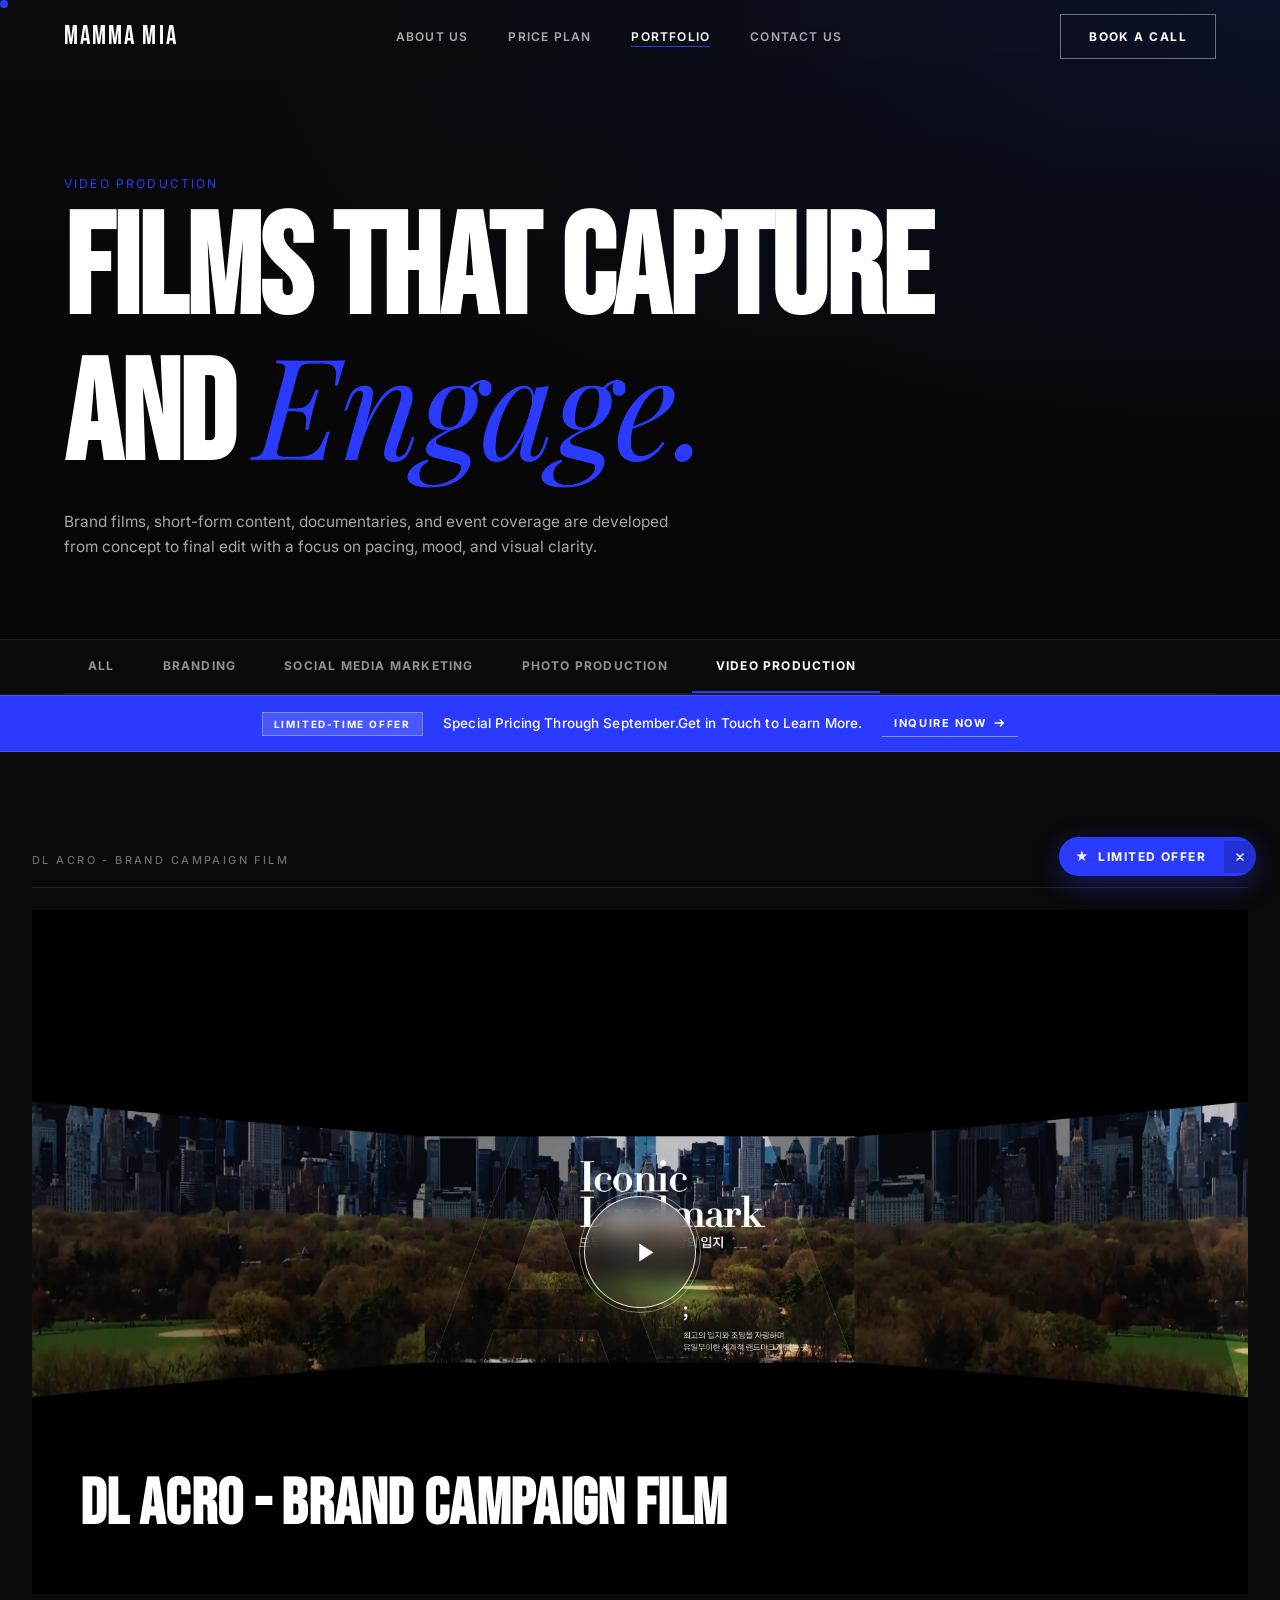
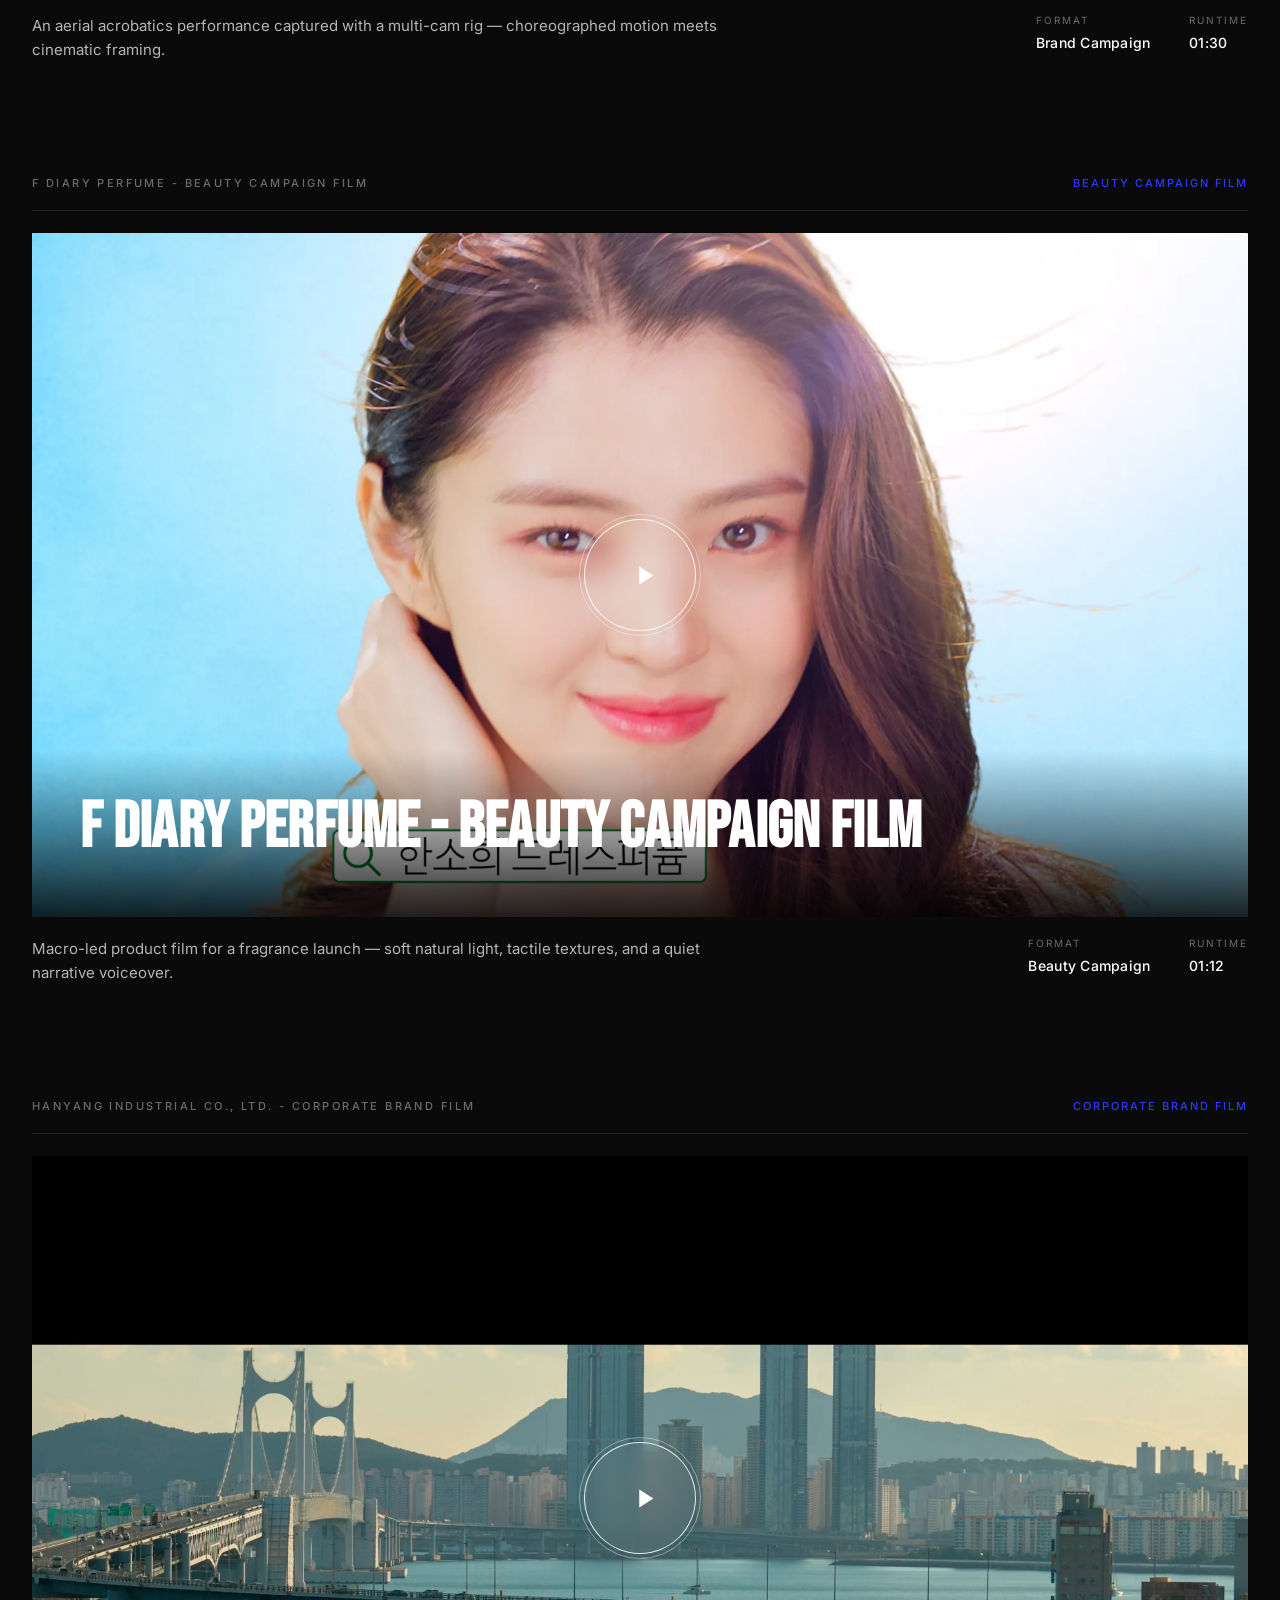
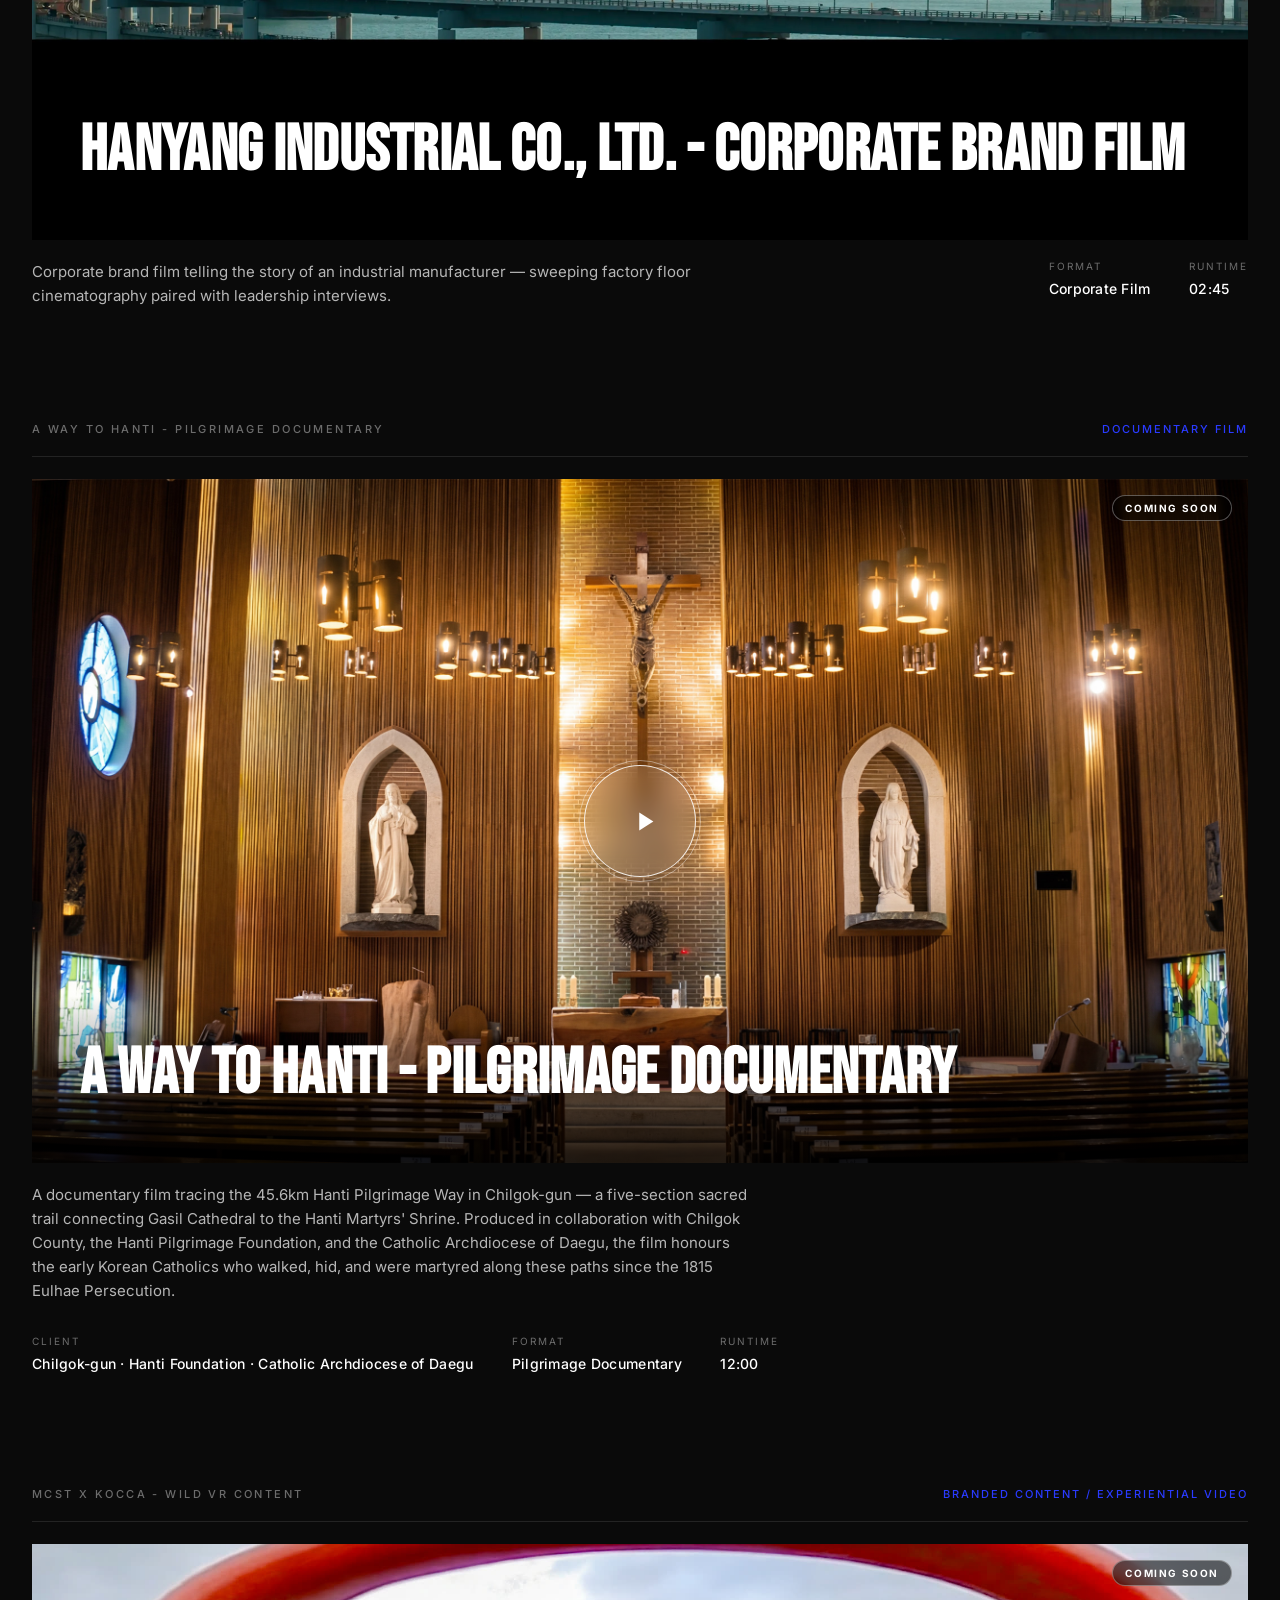
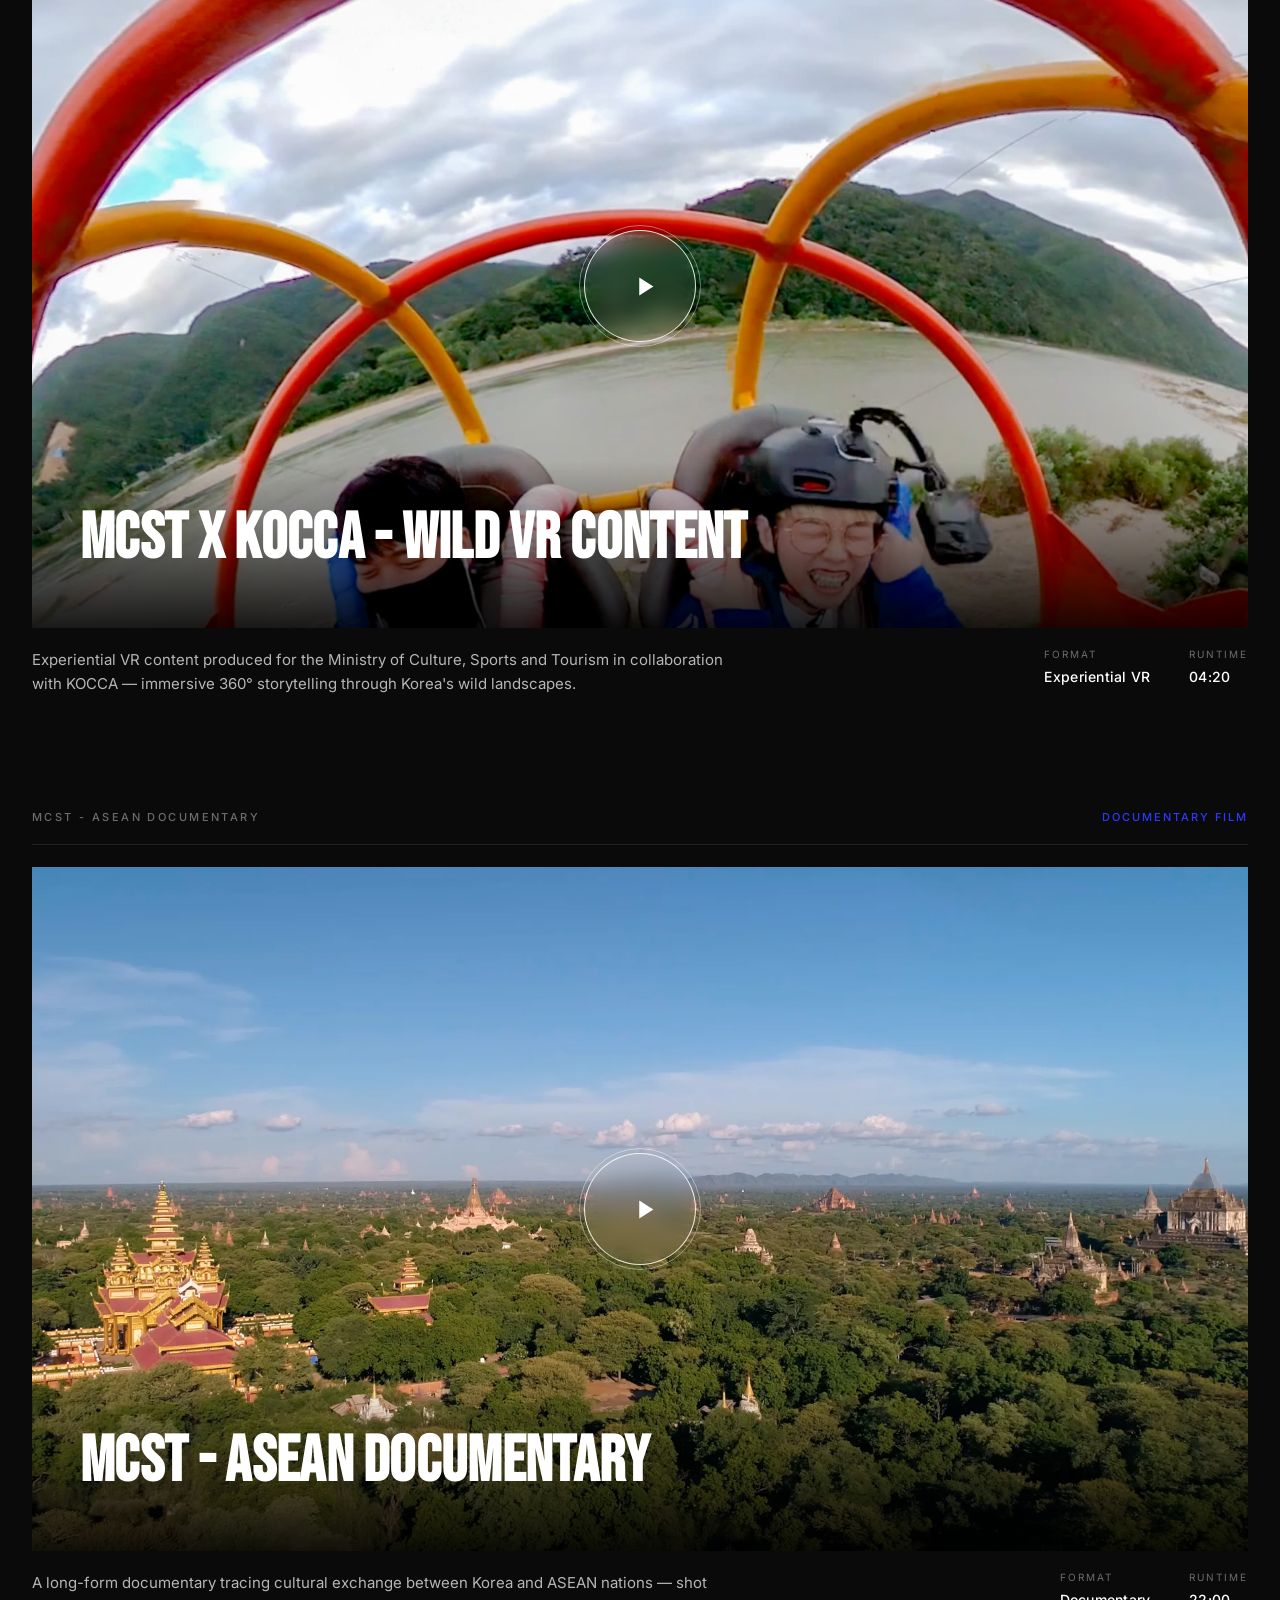
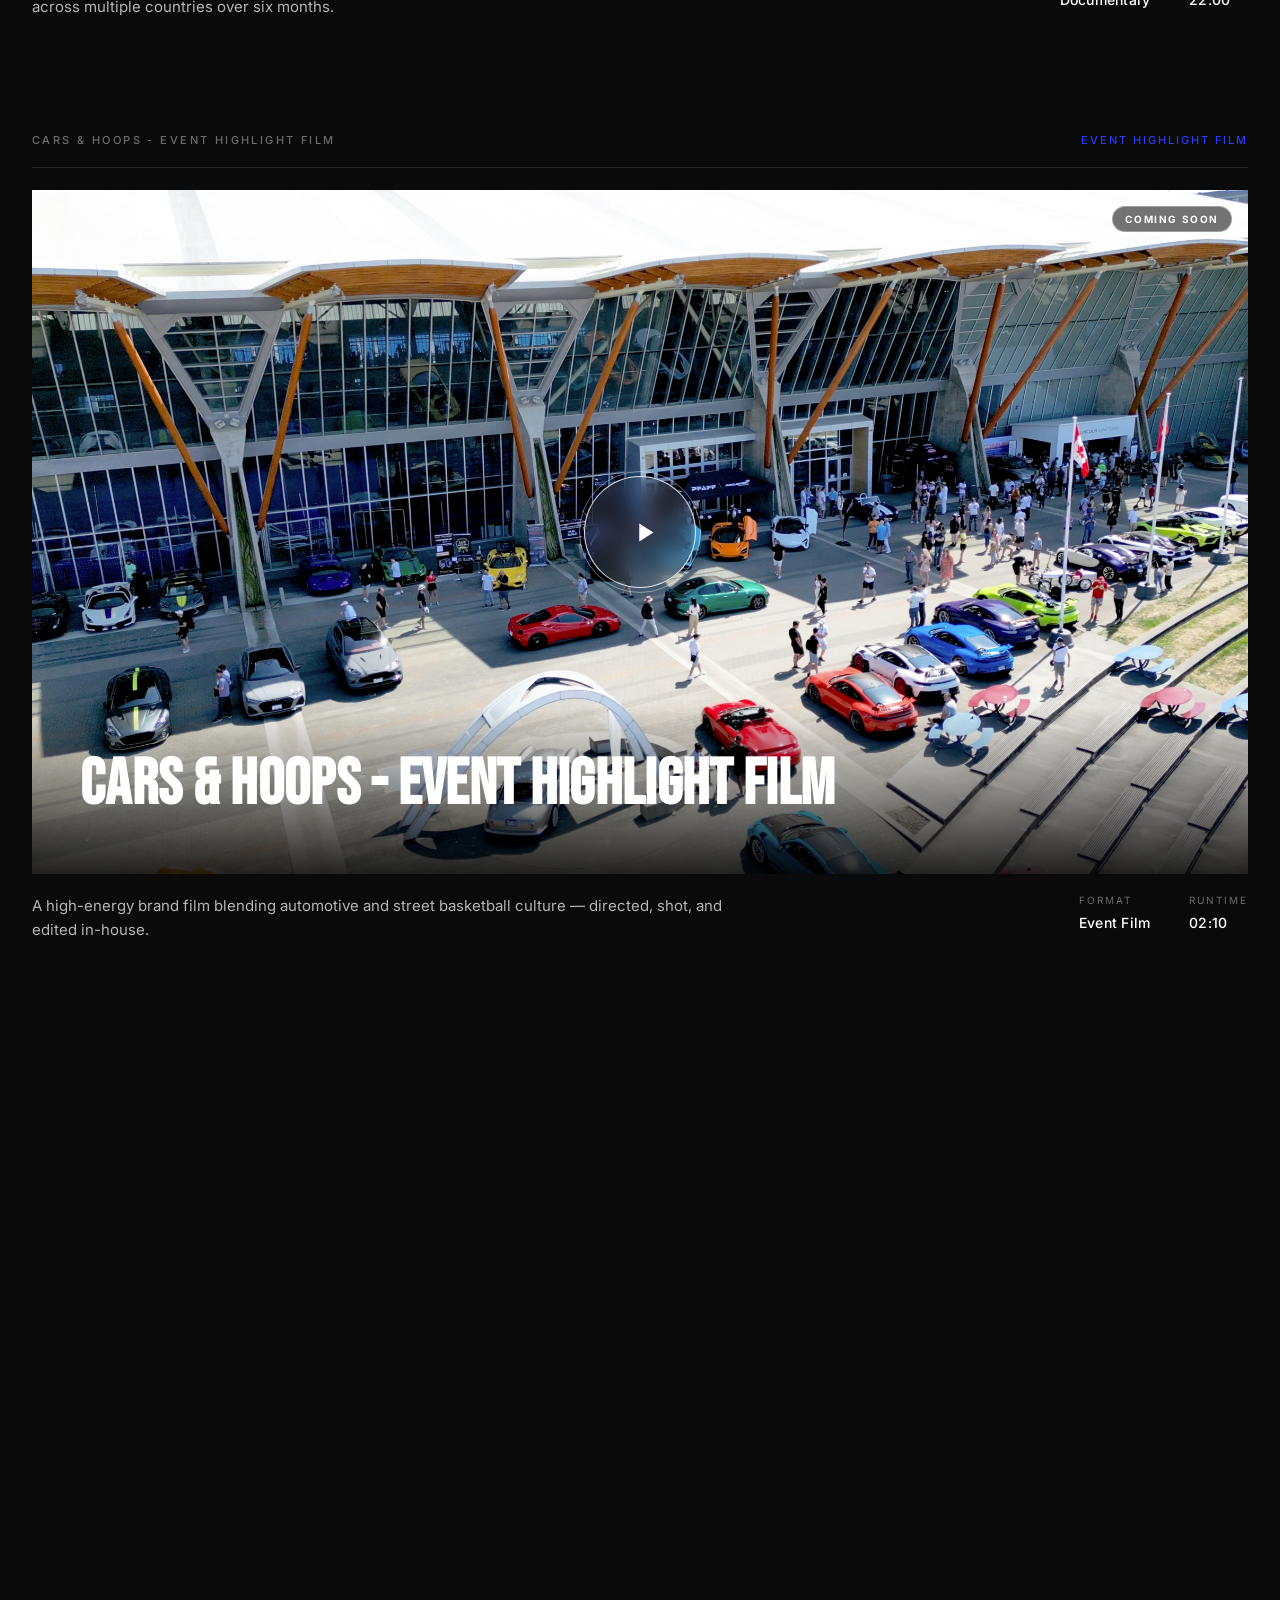
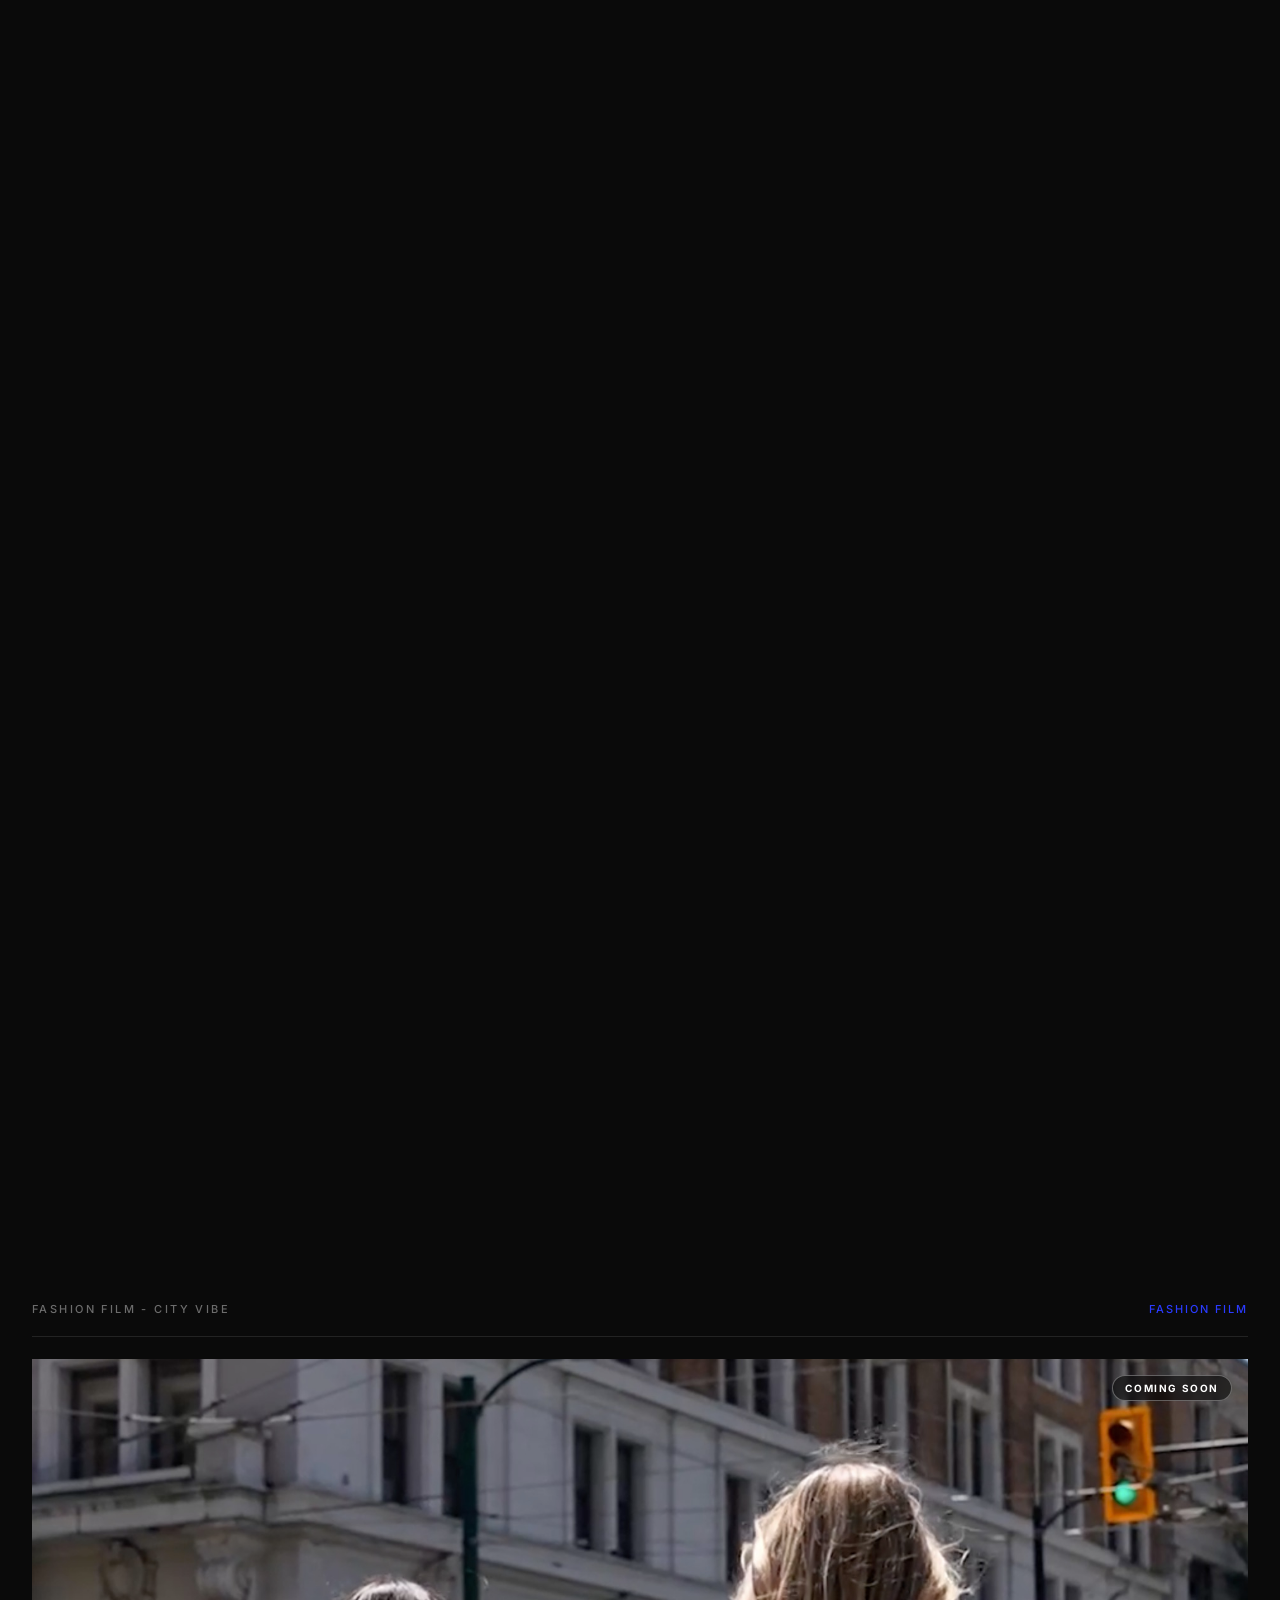
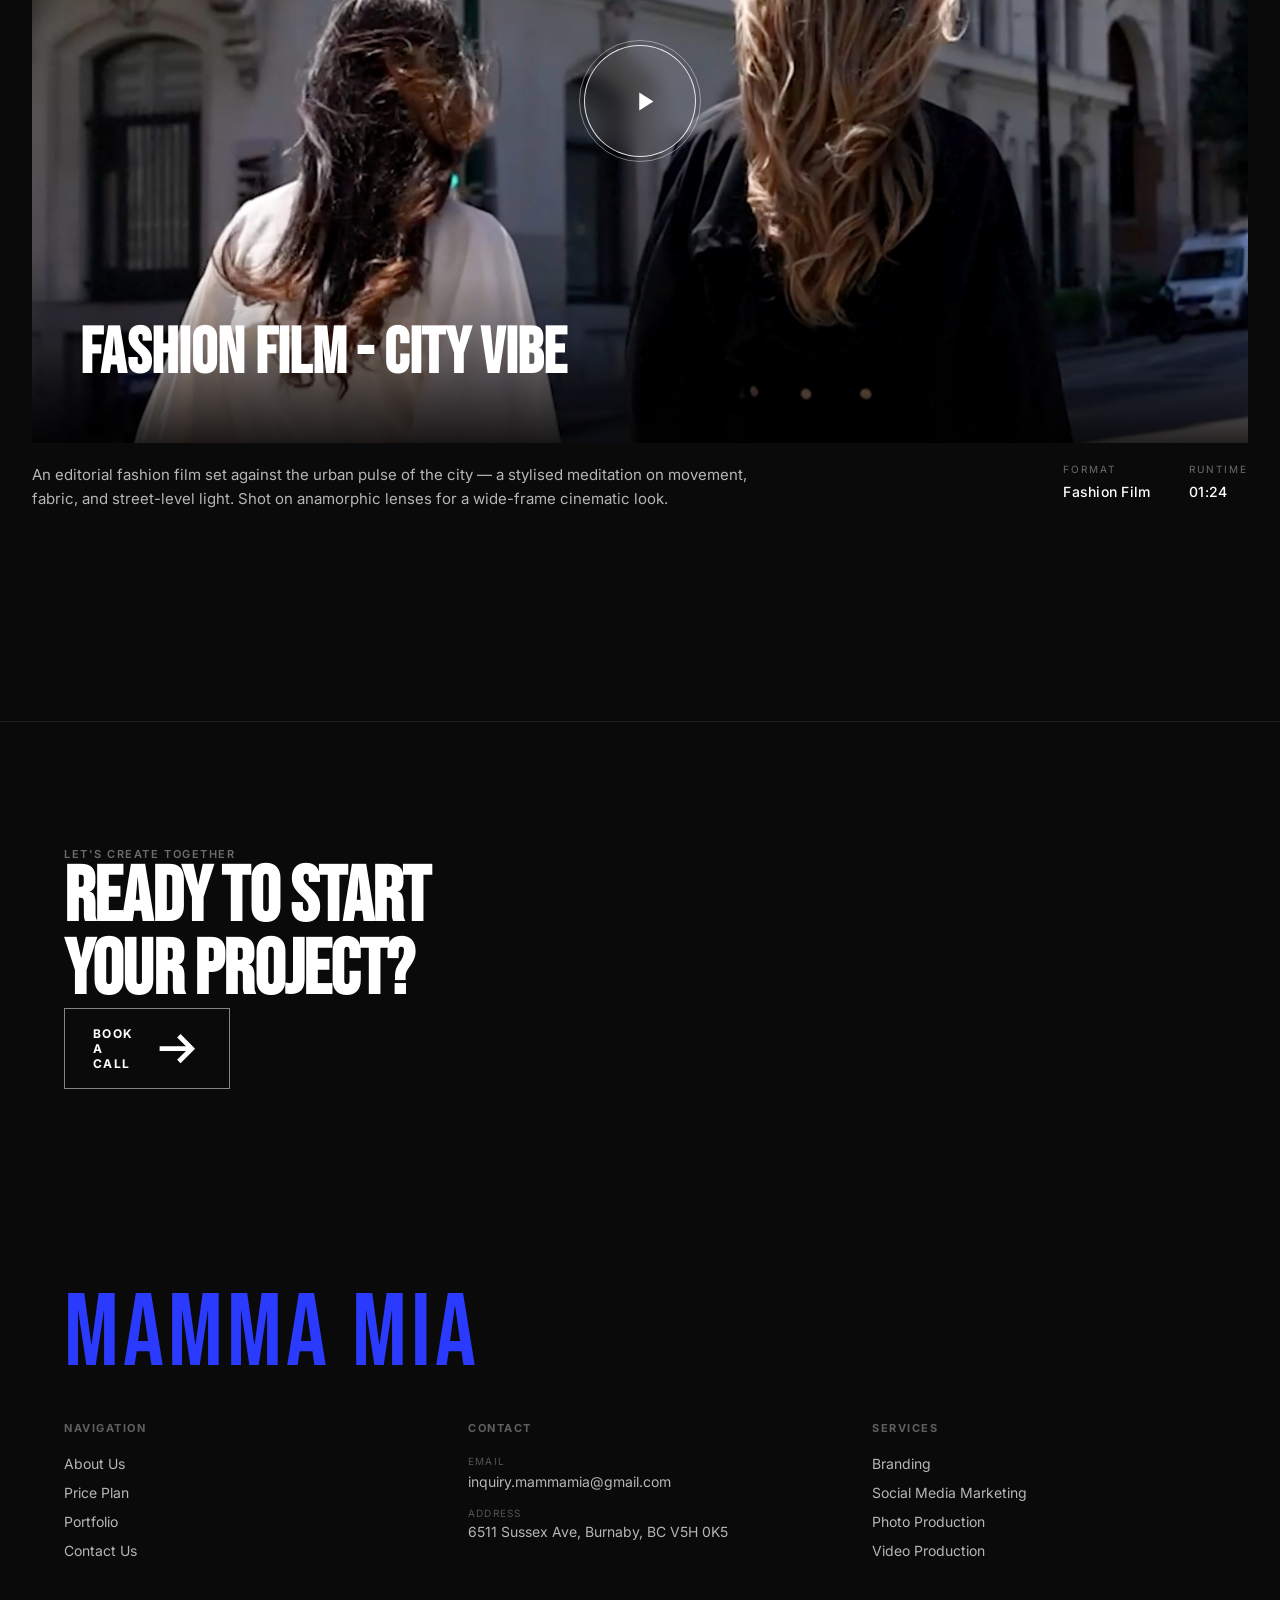
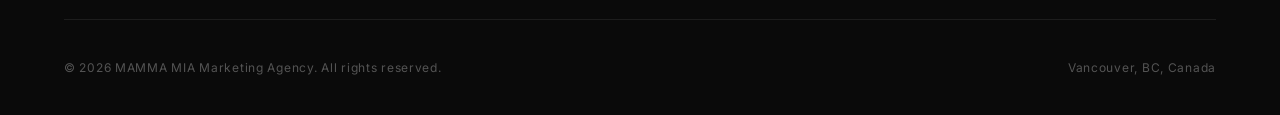
<file: portfolio-video.html>
<!DOCTYPE html>
<html lang="en">
<head>
  <meta charset="UTF-8" />
  <meta name="viewport" content="width=device-width, initial-scale=1.0" />
  <title>Video Production — MAMMA MIA Marketing Agency</title>
  <meta name="description" content="MAMMA MIA's video production reel — brand films, fashion films, documentary, and event coverage produced end-to-end." />
  <!-- ============================================
       Open Graph / Facebook / KakaoTalk
       ============================================ -->
  <meta property="og:type" content="video.other" />
  <meta property="og:site_name" content="MAMMA MIA Marketing Agency" />
  <meta property="og:url" content="https://www.mammamiacreative.com/portfolio-video.html" />
  <meta property="og:title" content="Video Production — MAMMA MIA" />
  <meta property="og:description" content="Brand films, fashion films, documentary, and event coverage produced end-to-end. RSA Films-inspired cinema reel." />
  <meta property="og:image" content="https://www.mammamiacreative.com/images/og/og-video.jpg" />
  <meta property="og:image:secure_url" content="https://www.mammamiacreative.com/images/og/og-video.jpg" />
  <meta property="og:image:type" content="image/jpeg" />
  <meta property="og:image:width" content="1200" />
  <meta property="og:image:height" content="630" />
  <meta property="og:image:alt" content="MAMMA MIA Video Production — Brand Films, Fashion, Documentary" />
  <meta property="og:locale" content="en_US" />
  <meta property="article:section" content="Video Production" />
  <meta property="article:tag" content="Brand Film" />
  <meta property="article:tag" content="Fashion Film" />
  <meta property="article:tag" content="Documentary" />
  <meta property="article:tag" content="Event Coverage" />

  <!-- Twitter Card -->
  <meta name="twitter:card" content="summary_large_image" />
  <meta name="twitter:site" content="@mammamiacreative" />
  <meta name="twitter:title" content="Video Production — MAMMA MIA" />
  <meta name="twitter:description" content="Brand films, fashion films, documentary, and event coverage." />
  <meta name="twitter:image" content="https://www.mammamiacreative.com/images/og/og-video.jpg" />

  <!-- Canonical -->
  <link rel="canonical" href="https://www.mammamiacreative.com/portfolio-video.html" />

  <link rel="preconnect" href="https://fonts.googleapis.com" />
  <link rel="preconnect" href="https://fonts.gstatic.com" crossorigin />
  <link href="https://fonts.googleapis.com/css2?family=Bebas+Neue&amp;family=Playfair+Display:ital,wght@0,400;1,400&amp;family=Inter:wght@300;400;500;600;700&amp;display=swap" rel="stylesheet" />
  <!-- Favicon -->
  <link rel="icon" type="image/x-icon" href="/favicon.ico" />
  <link rel="icon" type="image/png" sizes="32x32" href="/favicon-32x32.png" />
  <link rel="icon" type="image/png" sizes="16x16" href="/favicon-16x16.png" />
  <link rel="apple-touch-icon" sizes="180x180" href="/apple-touch-icon.png" />

  <link rel="stylesheet" href="css/style.css?v=20260506v3" />
  <link rel="stylesheet" href="css/portfolio.css?v=20260506v3" />
  <link rel="stylesheet" href="css/video-cinema.css?v=20260506v3" />
<!-- __filter-bar-dark-injected__ -->
  <style>
    /* Filter bar — white text for dark hero pages (Video / Social) */
    .filter-bar { background: transparent; }
    .filter-bar__inner { border-bottom: 1px solid rgba(255,255,255,0.08); }
    .filter-btn {
      color: rgba(255,255,255,0.55) !important;
      transition: color 0.25s ease, border-color 0.25s ease;
      border-bottom: 2px solid transparent;
    }
    .filter-btn:hover,
    .filter-btn:focus {
      color: #ffffff !important;
    }
    .filter-btn.active {
      color: #ffffff !important;
      border-bottom-color: var(--color-accent, #2a3bff);
    }

    /* Top nav — white text for dark hero pages (Video) */
    .nav__link {
      color: rgba(255,255,255,0.65) !important;
      transition: color 0.25s ease;
    }
    .nav__link:hover,
    .nav__link:focus {
      color: #ffffff !important;
    }
    .nav__link.active {
      color: #ffffff !important;
    }
    .nav__logo-text {
      color: #ffffff !important;
    }
    .nav__cta.btn-outline {
      color: #ffffff !important;
      border-color: rgba(255,255,255,0.4) !important;
    }
    .nav__cta.btn-outline:hover {
      background: #ffffff !important;
      color: var(--color-black, #0a0a0a) !important;
      border-color: #ffffff !important;
    }
    .nav__hamburger span {
      background: #ffffff !important;
    }
    /* Keep nav readable when scrolled (white background appears) */
    .nav.scrolled .nav__link,
    .nav.is-scrolled .nav__link {
      color: var(--color-gray-600, #555550) !important;
    }
    .nav.scrolled .nav__link.active,
    .nav.is-scrolled .nav__link.active,
    .nav.scrolled .nav__link:hover,
    .nav.is-scrolled .nav__link:hover {
      color: var(--color-black, #0a0a0a) !important;
    }
    .nav.scrolled .nav__logo-text,
    .nav.is-scrolled .nav__logo-text {
      color: var(--color-black, #0a0a0a) !important;
    }
    .nav.scrolled .nav__cta.btn-outline,
    .nav.is-scrolled .nav__cta.btn-outline {
      color: var(--color-black, #0a0a0a) !important;
      border-color: var(--color-black, #0a0a0a) !important;
    }
    .nav.scrolled .nav__hamburger span,
    .nav.is-scrolled .nav__hamburger span {
      background: var(--color-black, #0a0a0a) !important;
    }
  </style>

  <style>
    /* ============================================
       MAMMA MIA — Promo Components
       Floating Badge + Solid Blue Promo Bar
       ============================================ */

    /* ---------- Promo Bar (Solid Blue) ---------- */
    .promo-bar {
      width: 100%;
      background: var(--color-accent, #2a3bff);
      color: #fff;
      border-top: 1px solid rgba(255,255,255,0.10);
      border-bottom: 1px solid rgba(255,255,255,0.15);
      overflow: hidden;
      position: relative;
    }
    .promo-bar::before {
      content: '';
      position: absolute;
      top: 0; left: -100%;
      width: 100%; height: 100%;
      background: linear-gradient(90deg, transparent 0%, rgba(255,255,255,0.08) 50%, transparent 100%);
      animation: promoShimmer 6s ease-in-out infinite;
      pointer-events: none;
    }
    @keyframes promoShimmer {
      0% { left: -100%; }
      100% { left: 100%; }
    }
    .promo-bar__inner {
      display: flex;
      align-items: center;
      justify-content: center;
      gap: 20px;
      padding: 14px 24px;
      position: relative;
      z-index: 1;
      flex-wrap: wrap;
      max-width: var(--max-width, 1440px);
      margin: 0 auto;
    }
    .promo-bar__tag {
      display: inline-flex;
      align-items: center;
      font-family: var(--font-sans, 'Inter', sans-serif);
      font-size: 10px;
      font-weight: 700;
      letter-spacing: 0.18em;
      text-transform: uppercase;
      padding: 5px 11px;
      background: rgba(255,255,255,0.15);
      border: 1px solid rgba(255,255,255,0.30);
      color: #fff;
      white-space: nowrap;
    }
    .promo-bar__br { display: none; }
    .promo-bar__text {
      font-family: var(--font-sans, 'Inter', sans-serif);
      font-size: 13.5px;
      font-weight: 500;
      letter-spacing: 0.01em;
      color: #fff;
      line-height: 1.4;
      text-align: center;
    }
    .promo-bar__link {
      display: inline-flex;
      align-items: center;
      gap: 6px;
      font-family: var(--font-sans, 'Inter', sans-serif);
      font-size: 11px;
      font-weight: 700;
      letter-spacing: 0.14em;
      text-transform: uppercase;
      color: #fff;
      text-decoration: none;
      padding: 6px 12px;
      border-bottom: 1px solid rgba(255,255,255,0.45);
      transition: all 0.2s ease;
      white-space: nowrap;
    }
    .promo-bar__link:hover {
      background: rgba(255,255,255,0.12);
      border-bottom-color: #fff;
      transform: translateX(2px);
    }
    .promo-bar__link svg {
      width: 14px;
      height: 14px;
      transition: transform 0.2s ease;
    }
    .promo-bar__link:hover svg {
      transform: translateX(3px);
    }
    @media (max-width: 900px) {
      .promo-bar__inner { gap: 14px; padding: 12px 20px; }
      .promo-bar__text { font-size: 12.5px; }
    }
    @media (max-width: 640px) {
      .promo-bar__inner { flex-direction: column; gap: 10px; padding: 14px 20px; text-align: center; }
      .promo-bar__text { font-size: 12.5px; max-width: 360px; }
      .promo-bar__br { display: inline; }
      .promo-bar__tag { font-size: 9.5px; padding: 4px 10px; }
    }

    /* ---------- Floating Badge ---------- */
    .floating-promo {
      position: fixed;
      bottom: 24px;
      right: 24px;
      z-index: 9998;
      display: inline-flex;
      align-items: center;
      gap: 0;
      background: var(--color-accent, #2a3bff);
      color: #fff;
      box-shadow: 0 8px 28px rgba(42, 59, 255, 0.35), 0 2px 8px rgba(0, 0, 0, 0.12);
      border-radius: 999px;
      overflow: hidden;
      animation: floatPulse 3s ease-in-out infinite, floatIn 0.6s cubic-bezier(0.16, 1, 0.3, 1) 0.8s both;
      transition: transform 0.3s ease, box-shadow 0.3s ease;
    }
    @keyframes floatIn {
      0% { opacity: 0; transform: translateY(20px) scale(0.85); }
      100% { opacity: 1; transform: translateY(0) scale(1); }
    }
    @keyframes floatPulse {
      0%, 100% { box-shadow: 0 8px 28px rgba(42, 59, 255, 0.35), 0 0 0 0 rgba(42, 59, 255, 0.55); }
      50% { box-shadow: 0 8px 28px rgba(42, 59, 255, 0.35), 0 0 0 10px rgba(42, 59, 255, 0); }
    }
    .floating-promo:hover {
      transform: translateY(-3px) scale(1.02);
      box-shadow: 0 12px 32px rgba(42, 59, 255, 0.45);
    }
    .floating-promo.floating-promo--hidden {
      opacity: 0;
      pointer-events: none;
      transform: translateY(20px) scale(0.85);
      transition: all 0.3s ease;
    }
    .floating-promo__main {
      display: inline-flex;
      align-items: center;
      gap: 8px;
      padding: 12px 18px 12px 16px;
      color: #fff;
      text-decoration: none;
      font-family: var(--font-sans, 'Inter', sans-serif);
      font-size: 12px;
      font-weight: 700;
      letter-spacing: 0.12em;
      text-transform: uppercase;
      white-space: nowrap;
    }
    .floating-promo__star {
      font-size: 13px;
      line-height: 1;
      animation: starSpin 4s linear infinite;
      display: inline-block;
    }
    @keyframes starSpin {
      from { transform: rotate(0deg); }
      to { transform: rotate(360deg); }
    }
    .floating-promo__close {
      width: 32px;
      height: 32px;
      display: inline-flex;
      align-items: center;
      justify-content: center;
      background: rgba(0, 0, 0, 0.18);
      border: none;
      color: #fff;
      cursor: pointer;
      transition: background 0.2s ease;
      flex-shrink: 0;
    }
    .floating-promo__close:hover {
      background: rgba(0, 0, 0, 0.32);
    }
    .floating-promo__close svg {
      width: 12px;
      height: 12px;
      stroke: #fff;
      stroke-width: 2;
    }
    @media (max-width: 640px) {
      .floating-promo {
        bottom: 16px;
        right: 16px;
      }
      .floating-promo__main {
        padding: 10px 14px 10px 14px;
        font-size: 11px;
      }
      .floating-promo__close {
        width: 28px;
        height: 28px;
      }
    }
  
    /* Extra spacing below promo bar before main content */
    .promo-bar--with-gap { margin-bottom: clamp(40px, 6vw, 80px); }

    /* Dark gap variant — used on portfolio-video.html where surrounding theme is black */
    .promo-bar-wrap--dark {
      background: var(--color-black, #0a0a0a);
      padding-bottom: clamp(40px, 6vw, 80px);
    }
    .promo-bar-wrap--dark .promo-bar {
      /* Remove the with-gap margin since wrapper now handles spacing */
      margin-bottom: 0;
    }

    /* ============================================
       Coming Soon — Reel item indicator + Modal placeholder
       ============================================ */

    /* Coming Soon thumbnail badge — uses dedicated .reel-item__coming-badge
       (NOT ::after, since video-cinema.css already uses ::after for letterbox bars) */
    .reel-item[data-coming-soon="true"] .reel-item__media { cursor: pointer; }
    .reel-item__coming-badge {
      position: absolute;
      top: 16px;
      right: 16px;
      z-index: 4;
      display: inline-flex;
      align-items: center;
      font-family: 'Inter', sans-serif;
      font-size: 10px;
      font-weight: 700;
      letter-spacing: 0.16em;
      text-transform: uppercase;
      color: #fff;
      background: rgba(0, 0, 0, 0.55);
      backdrop-filter: blur(6px);
      -webkit-backdrop-filter: blur(6px);
      border: 1px solid rgba(255, 255, 255, 0.32);
      padding: 6px 12px;
      border-radius: 999px;
      pointer-events: none;
      white-space: nowrap;
    }
    @media (max-width: 460px) {
      .reel-item__coming-badge {
        top: 12px;
        right: 12px;
        font-size: 9px;
        padding: 4px 9px;
        letter-spacing: 0.14em;
      }
    }

    /* Modal coming-soon placeholder (replaces iframe when no YouTube link yet) */
    .video-modal__coming-soon {
      position: absolute;
      inset: 0;
      display: flex;
      flex-direction: column;
      align-items: center;
      justify-content: center;
      gap: 18px;
      padding: 40px 28px;
      text-align: center;
      color: #fff;
      background: linear-gradient(135deg, #0a0a0a 0%, #1a1a26 100%);
    }
    .video-modal__coming-soon svg {
      width: 56px;
      height: 56px;
      color: var(--color-accent, #2a3bff);
      opacity: 0.9;
      animation: comingSoonPulse 2.4s ease-in-out infinite;
    }
    @keyframes comingSoonPulse {
      0%, 100% { transform: scale(1); opacity: 0.9; }
      50%      { transform: scale(1.08); opacity: 1; }
    }
    .video-modal__coming-soon-label {
      font-family: 'Bebas Neue', 'Inter', sans-serif;
      font-size: clamp(28px, 4vw, 42px);
      letter-spacing: 0.08em;
      text-transform: uppercase;
      color: #fff;
      margin: 0;
      line-height: 1;
    }
    .video-modal__coming-soon-text {
      font-family: 'Inter', sans-serif;
      font-size: clamp(13px, 1.4vw, 15px);
      font-weight: 400;
      line-height: 1.6;
      color: rgba(255, 255, 255, 0.7);
      max-width: 420px;
      margin: 0;
    }
    @media (max-width: 460px) {
      .video-modal__coming-soon { padding: 32px 20px; gap: 14px; }
      .video-modal__coming-soon svg { width: 44px; height: 44px; }
    }
</style>
</head>
<body class="video-page">

  <!-- Page Transition Curtain -->
  <div class="page-curtain" id="pageCurtain"></div>

  <!-- Page Loader -->
  <div class="page-loader" id="pageLoader">
    <div class="loader-logo">
      <span style="animation-delay:0.05s">M</span><span style="animation-delay:0.1s">A</span><span style="animation-delay:0.15s">M</span><span style="animation-delay:0.2s">M</span><span style="animation-delay:0.25s">A</span>&nbsp;<span style="animation-delay:0.35s">M</span><span style="animation-delay:0.4s">I</span><span style="animation-delay:0.45s">A</span>
    </div>
  </div>

  <!-- Custom Cursor -->
  <div class="cursor" id="cursor"></div>
  <div class="cursor-ring" id="cursorRing"></div>

  <!-- Progress Bar -->
  <div class="progress-bar" id="progressBar"></div>

  <!-- Navigation -->
  <nav class="nav" id="mainNav">
    <div class="nav__inner">
      <a href="index.html" class="nav__logo">
        <span class="nav__logo-text">MAMMA MIA</span>
      </a>
      <div class="nav__links">
        <a href="index.html" class="nav__link">About Us</a>
        <a href="price-plan.html" class="nav__link">Price Plan</a>
        <a href="portfolio.html" class="nav__link active">Portfolio</a>
        <a href="contact.html" class="nav__link">Contact Us</a>
      </div>
      <a href="contact.html" class="nav__cta btn btn-outline"><span>Book a Call</span></a>
      <div class="nav__hamburger" id="hamburger">
        <span></span><span></span><span></span>
      </div>
    </div>
  </nav>
<!-- Mobile Menu -->
  <div class="nav__mobile-menu" id="mobileMenu">
    <a href="index.html" class="nav__mobile-link">About Us</a>
    <a href="price-plan.html" class="nav__mobile-link">Price Plan</a>
    <a href="portfolio.html" class="nav__mobile-link">Portfolio</a>
    <a href="contact.html" class="nav__mobile-link">Contact Us</a>
  </div>

  <!-- ════════════════════════════════════════════
       HERO
  ════════════════════════════════════════════ -->
  <header class="video-hero">
    <div class="container">
      <div class="video-hero__inner">
        <span class="video-hero__label reveal">Video Production</span>
        <h1 class="video-hero__title reveal">
          Films That Capture<br />and <span class="accent">Engage.</span>
        </h1>
        <p class="video-hero__sub reveal reveal-delay-1">
          Brand films, short-form content, documentaries, and event coverage are developed from concept to final edit with a focus on pacing, mood, and visual clarity.
        </p>
      </div>
    </div>
  </header>

  <!-- ════════════════════════════════════════════
       PORTFOLIO TOP-LEVEL FILTER
  ════════════════════════════════════════════ -->
  <div class="filter-bar" id="filterBar">
    <div class="container">
      <div class="filter-bar__inner">
        <a class="filter-btn" href="portfolio.html" data-filter="all">All</a>
        <a class="filter-btn" href="portfolio-branding.html" data-filter="branding">Branding</a>
        <a class="filter-btn" href="portfolio-social.html" data-filter="social">Social Media Marketing</a>
        <a class="filter-btn" href="portfolio-photo.html" data-filter="photo">Photo Production</a>
        <a class="filter-btn active" href="portfolio-video.html" data-filter="video">Video Production</a>
      </div>
    </div>
  </div>

  <!-- ======== Promo Bar — Limited-Time Offer (dark gap variant for video page) ======== -->
  <div class="promo-bar-wrap promo-bar-wrap--dark">
    <div class="promo-bar" role="region" aria-label="Limited-Time Offer">
      <div class="promo-bar__inner">
        <span class="promo-bar__tag">Limited-Time Offer</span>
        <span class="promo-bar__text">Special Pricing Through September.<br class="promo-bar__br" />Get in Touch to Learn More.</span>
        <a href="contact.html" class="promo-bar__link">
          <span>Inquire Now</span>
          <svg xmlns="http://www.w3.org/2000/svg" viewBox="0 0 16 16" fill="none" stroke="currentColor" stroke-width="1.5"><path d="M3 8h10M9 4l4 4-4 4"/></svg>
        </a>
      </div>
    </div>
  </div>



  <!-- ════════════════════════════════════════════
       CINEMA REEL — Full-width stack
       Click thumbnail → Vimeo modal
       data-youtube-id (YouTube 임베드) 또는 data-coming-soon (업데이트 예정)
  ════════════════════════════════════════════ -->
  <main class="cinema-reel">
    <div class="cinema-reel__inner">

      <!-- 01 — DL Acro 1 -->
      <article class="reel-item" data-youtube-id="hUjiEGfnI-Q" data-title="DL ACRO - Brand Campaign Film" data-client="Brand Campaign Film">
        <div class="reel-item__index-row">
          <span class="reel-item__index">DL ACRO - Brand Campaign Film</span>
          <span class="reel-item__cat">Brand Campaign Film</span>
        </div>
        <div class="reel-item__media" tabindex="0" role="button" aria-label="Play DL ACRO - Brand Campaign Film">
          <img class="reel-item__poster" src="images/video/04_dl_acro_1.webp" alt="DL ACRO - Brand Campaign Film" loading="lazy" />
          <div class="reel-item__play">
            <div class="reel-item__play-btn">
              <span class="reel-item__play-pulse"></span>
              <svg viewBox="0 0 24 24" xmlns="http://www.w3.org/2000/svg"><path d="M8 5v14l11-7z"/></svg>
            </div>
          </div>
          <div class="reel-item__overlay">
            <h2 class="reel-item__title">DL ACRO - Brand Campaign Film</h2>
          </div>
        </div>
        <div class="reel-item__meta">
          <p class="reel-item__desc">An aerial acrobatics performance captured with a multi-cam rig — choreographed motion meets cinematic framing.</p>
          <div class="reel-item__credits">
            <div class="reel-credit"><span class="reel-credit__label">Format</span><span class="reel-credit__value">Brand Campaign</span></div>
            <div class="reel-credit"><span class="reel-credit__label">Runtime</span><span class="reel-credit__value">01:30</span></div>
          </div>
        </div>
      </article>

      <!-- 02 — F Diary Perfume -->
      <article class="reel-item" data-youtube-id="gOp1m1YT0ag" data-title="F Diary Perfume - Beauty Campaign Film" data-client="Beauty Campaign Film">
        <div class="reel-item__index-row">
          <span class="reel-item__index">F Diary Perfume - Beauty Campaign Film</span>
          <span class="reel-item__cat">Beauty Campaign Film</span>
        </div>
        <div class="reel-item__media" tabindex="0" role="button" aria-label="Play F Diary Perfume - Beauty Campaign Film">
          <img class="reel-item__poster" src="images/video/06_f_diary_perfume.webp" alt="F Diary Perfume - Beauty Campaign Film" loading="lazy" />
          <div class="reel-item__play">
            <div class="reel-item__play-btn">
              <span class="reel-item__play-pulse"></span>
              <svg viewBox="0 0 24 24" xmlns="http://www.w3.org/2000/svg"><path d="M8 5v14l11-7z"/></svg>
            </div>
          </div>
          <div class="reel-item__overlay">
            <h2 class="reel-item__title">F Diary Perfume - Beauty Campaign Film</h2>
          </div>
        </div>
        <div class="reel-item__meta">
          <p class="reel-item__desc">Macro-led product film for a fragrance launch — soft natural light, tactile textures, and a quiet narrative voiceover.</p>
          <div class="reel-item__credits">
            <div class="reel-credit"><span class="reel-credit__label">Format</span><span class="reel-credit__value">Beauty Campaign</span></div>
            <div class="reel-credit"><span class="reel-credit__label">Runtime</span><span class="reel-credit__value">01:12</span></div>
          </div>
        </div>
      </article>

      <!-- 03 — Hanyang Industrial -->
      <article class="reel-item" data-youtube-id="aAYGR4vVTns" data-title="Hanyang Industrial Co., Ltd. - Corporate Brand Film" data-client="Corporate Brand Film">
        <div class="reel-item__index-row">
          <span class="reel-item__index">Hanyang Industrial Co., Ltd. - Corporate Brand Film</span>
          <span class="reel-item__cat">Corporate Brand Film</span>
        </div>
        <div class="reel-item__media" tabindex="0" role="button" aria-label="Play Hanyang Industrial Co., Ltd. - Corporate Brand Film">
          <img class="reel-item__poster" src="images/video/07_hanyang_industrial.webp" alt="Hanyang Industrial Co., Ltd. - Corporate Brand Film" loading="lazy" />
          <div class="reel-item__play">
            <div class="reel-item__play-btn">
              <span class="reel-item__play-pulse"></span>
              <svg viewBox="0 0 24 24" xmlns="http://www.w3.org/2000/svg"><path d="M8 5v14l11-7z"/></svg>
            </div>
          </div>
          <div class="reel-item__overlay">
            <h2 class="reel-item__title">Hanyang Industrial Co., Ltd. - Corporate Brand Film</h2>
          </div>
        </div>
        <div class="reel-item__meta">
          <p class="reel-item__desc">Corporate brand film telling the story of an industrial manufacturer — sweeping factory floor cinematography paired with leadership interviews.</p>
          <div class="reel-item__credits">
            <div class="reel-credit"><span class="reel-credit__label">Format</span><span class="reel-credit__value">Corporate Film</span></div>
            <div class="reel-credit"><span class="reel-credit__label">Runtime</span><span class="reel-credit__value">02:45</span></div>
          </div>
        </div>
      </article>

      <!-- 04 — A Way to Hanti -->
      <article class="reel-item" data-coming-soon="true" data-title="A Way to Hanti - Pilgrimage Documentary" data-client="Documentary Film">
        <div class="reel-item__index-row">
          <span class="reel-item__index">A Way to Hanti - Pilgrimage Documentary</span>
          <span class="reel-item__cat">Documentary Film</span>
        </div>
        <div class="reel-item__media" tabindex="0" role="button" aria-label="Play A Way to Hanti - Pilgrimage Documentary">
          <img class="reel-item__poster" src="images/video/a-way-to-hanti-cathedral-interior-spiritual-documentary.jpeg" alt="A Way to Hanti - Korean Catholic pilgrimage documentary cathedral interior" loading="lazy" />
          <span class="reel-item__coming-badge">Coming Soon</span>
          <div class="reel-item__play">
            <div class="reel-item__play-btn">
              <span class="reel-item__play-pulse"></span>
              <svg viewBox="0 0 24 24" xmlns="http://www.w3.org/2000/svg"><path d="M8 5v14l11-7z"/></svg>
            </div>
          </div>
          <div class="reel-item__overlay">
            <h2 class="reel-item__title">A Way to Hanti - Pilgrimage Documentary</h2>
          </div>
        </div>
        <div class="reel-item__meta">
          <p class="reel-item__desc">A documentary film tracing the 45.6km Hanti Pilgrimage Way in Chilgok-gun — a five-section sacred trail connecting Gasil Cathedral to the Hanti Martyrs' Shrine. Produced in collaboration with Chilgok County, the Hanti Pilgrimage Foundation, and the Catholic Archdiocese of Daegu, the film honours the early Korean Catholics who walked, hid, and were martyred along these paths since the 1815 Eulhae Persecution.</p>
          <div class="reel-item__credits">
            <div class="reel-credit"><span class="reel-credit__label">Client</span><span class="reel-credit__value">Chilgok-gun · Hanti Foundation · Catholic Archdiocese of Daegu</span></div>
            <div class="reel-credit"><span class="reel-credit__label">Format</span><span class="reel-credit__value">Pilgrimage Documentary</span></div>
            <div class="reel-credit"><span class="reel-credit__label">Runtime</span><span class="reel-credit__value">12:00</span></div>
          </div>
        </div>
      </article>

      <!-- 05 — MCST x KOCCA Wild VR -->
      <article class="reel-item" data-coming-soon="true" data-title="MCST x KOCCA - Wild VR Content" data-client="Experiential VR">
        <div class="reel-item__index-row">
          <span class="reel-item__index">MCST x KOCCA - Wild VR Content</span>
          <span class="reel-item__cat">Branded Content / Experiential Video</span>
        </div>
        <div class="reel-item__media" tabindex="0" role="button" aria-label="Play MCST x KOCCA - Wild VR Content">
          <img class="reel-item__poster" src="images/video/08_mcst_kocca_wild_vr.jpg" alt="MCST x KOCCA - Wild VR Content" loading="lazy" />
          <span class="reel-item__coming-badge">Coming Soon</span>
          <div class="reel-item__play">
            <div class="reel-item__play-btn">
              <span class="reel-item__play-pulse"></span>
              <svg viewBox="0 0 24 24" xmlns="http://www.w3.org/2000/svg"><path d="M8 5v14l11-7z"/></svg>
            </div>
          </div>
          <div class="reel-item__overlay">
            <h2 class="reel-item__title">MCST x KOCCA - Wild VR Content</h2>
          </div>
        </div>
        <div class="reel-item__meta">
          <p class="reel-item__desc">Experiential VR content produced for the Ministry of Culture, Sports and Tourism in collaboration with KOCCA — immersive 360° storytelling through Korea's wild landscapes.</p>
          <div class="reel-item__credits">
            <div class="reel-credit"><span class="reel-credit__label">Format</span><span class="reel-credit__value">Experiential VR</span></div>
            <div class="reel-credit"><span class="reel-credit__label">Runtime</span><span class="reel-credit__value">04:20</span></div>
          </div>
        </div>
      </article>

      <!-- 06 — MCST ASEAN Documentary -->
      <article class="reel-item" data-youtube-id="UhrqjDQ5Nnw" data-title="MCST - ASEAN Documentary" data-client="Documentary Film">
        <div class="reel-item__index-row">
          <span class="reel-item__index">MCST - ASEAN Documentary</span>
          <span class="reel-item__cat">Documentary Film</span>
        </div>
        <div class="reel-item__media" tabindex="0" role="button" aria-label="Play MCST - ASEAN Documentary">
          <img class="reel-item__poster" src="images/video/09_mcst_asean_doc.webp" alt="MCST - ASEAN Documentary" loading="lazy" />
          <div class="reel-item__play">
            <div class="reel-item__play-btn">
              <span class="reel-item__play-pulse"></span>
              <svg viewBox="0 0 24 24" xmlns="http://www.w3.org/2000/svg"><path d="M8 5v14l11-7z"/></svg>
            </div>
          </div>
          <div class="reel-item__overlay">
            <h2 class="reel-item__title">MCST - ASEAN Documentary</h2>
          </div>
        </div>
        <div class="reel-item__meta">
          <p class="reel-item__desc">A long-form documentary tracing cultural exchange between Korea and ASEAN nations — shot across multiple countries over six months.</p>
          <div class="reel-item__credits">
            <div class="reel-credit"><span class="reel-credit__label">Format</span><span class="reel-credit__value">Documentary</span></div>
            <div class="reel-credit"><span class="reel-credit__label">Runtime</span><span class="reel-credit__value">22:00</span></div>
          </div>
        </div>
      </article>

      <!-- 07 — Cars And Hoops -->
      <article class="reel-item" data-coming-soon="true" data-title="Cars &amp; Hoops - Event Highlight Film" data-client="Brand Film">
        <div class="reel-item__index-row">
          <span class="reel-item__index">Cars &amp; Hoops - Event Highlight Film</span>
          <span class="reel-item__cat">Event Highlight Film</span>
        </div>
        <div class="reel-item__media" tabindex="0" role="button" aria-label="Play Cars &amp; Hoops - Event Highlight Film">
          <img class="reel-item__poster" src="images/video/cars-and-hoops-luxury-supercar-event-vancouver.jpeg" alt="Cars &amp; Hoops - Luxury supercar event Vancouver" loading="lazy" />
          <span class="reel-item__coming-badge">Coming Soon</span>
          <div class="reel-item__play">
            <div class="reel-item__play-btn">
              <span class="reel-item__play-pulse"></span>
              <svg viewBox="0 0 24 24" xmlns="http://www.w3.org/2000/svg"><path d="M8 5v14l11-7z"/></svg>
            </div>
          </div>
          <div class="reel-item__overlay">
            <h2 class="reel-item__title">Cars &amp; Hoops - Event Highlight Film</h2>
          </div>
        </div>
        <div class="reel-item__meta">
          <p class="reel-item__desc">A high-energy brand film blending automotive and street basketball culture — directed, shot, and edited in-house.</p>
          <div class="reel-item__credits">
            <div class="reel-credit"><span class="reel-credit__label">Format</span><span class="reel-credit__value">Event Film</span></div>
            <div class="reel-credit"><span class="reel-credit__label">Runtime</span><span class="reel-credit__value">02:10</span></div>
          </div>
        </div>
      </article>

      <!-- 08 — DL Acro 2 -->
      <article class="reel-item" data-youtube-id="0YuW2bEdGxY" data-title="DL ACRO - Brand Campaign Film II" data-client="Brand Campaign Film">
        <div class="reel-item__index-row">
          <span class="reel-item__index">DL ACRO - Brand Campaign Film II</span>
          <span class="reel-item__cat">Brand Campaign Film</span>
        </div>
        <div class="reel-item__media" tabindex="0" role="button" aria-label="Play DL ACRO - Brand Campaign Film II">
          <img class="reel-item__poster" src="images/video/05_dl_acro_2.png" alt="DL ACRO - Brand Campaign Film II" loading="lazy" />
          <div class="reel-item__play">
            <div class="reel-item__play-btn">
              <span class="reel-item__play-pulse"></span>
              <svg viewBox="0 0 24 24" xmlns="http://www.w3.org/2000/svg"><path d="M8 5v14l11-7z"/></svg>
            </div>
          </div>
          <div class="reel-item__overlay">
            <h2 class="reel-item__title">DL ACRO - Brand Campaign Film II</h2>
          </div>
        </div>
        <div class="reel-item__meta">
          <p class="reel-item__desc">Companion piece to DL Acro 1 — slow-motion sequences and on-set lighting design highlight every airborne moment.</p>
          <div class="reel-item__credits">
            <div class="reel-credit"><span class="reel-credit__label">Format</span><span class="reel-credit__value">Brand Campaign</span></div>
            <div class="reel-credit"><span class="reel-credit__label">Runtime</span><span class="reel-credit__value">01:45</span></div>
          </div>
        </div>
      </article>

      <!-- 09 — Once Upon a Shine Gala -->
      <article class="reel-item" data-coming-soon="true" data-title="Once Upon a Shine Gala - Event Recap Film" data-client="Event Film">
        <div class="reel-item__index-row">
          <span class="reel-item__index">Once Upon a Shine Gala - Event Recap Film</span>
          <span class="reel-item__cat">Event Recap Film</span>
        </div>
        <div class="reel-item__media" tabindex="0" role="button" aria-label="Play Once Upon a Shine Gala - Event Recap Film">
          <img class="reel-item__poster" src="images/video/once-upon-a-shine-gala-event-stage-lighting-vancouver.jpeg" alt="Once Upon a Shine Gala - Event stage lighting Vancouver" loading="lazy" />
          <span class="reel-item__coming-badge">Coming Soon</span>
          <div class="reel-item__play">
            <div class="reel-item__play-btn">
              <span class="reel-item__play-pulse"></span>
              <svg viewBox="0 0 24 24" xmlns="http://www.w3.org/2000/svg"><path d="M8 5v14l11-7z"/></svg>
            </div>
          </div>
          <div class="reel-item__overlay">
            <h2 class="reel-item__title">Once Upon a Shine Gala - Event Recap Film</h2>
          </div>
        </div>
        <div class="reel-item__meta">
          <p class="reel-item__desc">An elegant event recap film for the Social Diversity for Children Foundation gala — captured the atmosphere, speeches, and spirit of giving in cinematic style.</p>
          <div class="reel-item__credits">
            <div class="reel-credit"><span class="reel-credit__label">Format</span><span class="reel-credit__value">Event Recap</span></div>
            <div class="reel-credit"><span class="reel-credit__label">Runtime</span><span class="reel-credit__value">03:00</span></div>
          </div>
        </div>
      </article>

      <!-- 10 — Fashion Film (City Vibe) -->
      <article class="reel-item" data-coming-soon="true" data-title="Fashion Film - City Vibe" data-client="Fashion Film">
        <div class="reel-item__index-row">
          <span class="reel-item__index">Fashion Film - City Vibe</span>
          <span class="reel-item__cat">Fashion Film</span>
        </div>
        <div class="reel-item__media" tabindex="0" role="button" aria-label="Play Fashion Film - City Vibe">
          <img class="reel-item__poster" src="images/video/fashion_film_2_thumb.jpeg" alt="Fashion Film - City Vibe Vancouver street style" loading="lazy" />
          <span class="reel-item__coming-badge">Coming Soon</span>
          <div class="reel-item__play">
            <div class="reel-item__play-btn">
              <span class="reel-item__play-pulse"></span>
              <svg viewBox="0 0 24 24" xmlns="http://www.w3.org/2000/svg"><path d="M8 5v14l11-7z"/></svg>
            </div>
          </div>
          <div class="reel-item__overlay">
            <h2 class="reel-item__title">Fashion Film - City Vibe</h2>
          </div>
        </div>
        <div class="reel-item__meta">
          <p class="reel-item__desc">An editorial fashion film set against the urban pulse of the city — a stylised meditation on movement, fabric, and street-level light. Shot on anamorphic lenses for a wide-frame cinematic look.</p>
          <div class="reel-item__credits">
            <div class="reel-credit"><span class="reel-credit__label">Format</span><span class="reel-credit__value">Fashion Film</span></div>
            <div class="reel-credit"><span class="reel-credit__label">Runtime</span><span class="reel-credit__value">01:24</span></div>
          </div>
        </div>
      </article>

    </div>
  </main>

  <!-- ════════════════════════════════════════════
       VIDEO MODAL (Vimeo embed)
  ════════════════════════════════════════════ -->
  <div class="video-modal" id="videoModal" role="dialog" aria-modal="true" aria-label="Video player">
    <div class="video-modal__inner">
      <button class="video-modal__close" id="videoModalClose" aria-label="Close video">
        <svg viewBox="0 0 24 24" fill="none" stroke="currentColor" stroke-width="2" stroke-linecap="round"><path d="M18 6L6 18M6 6l12 12"/></svg>
      </button>
      <div class="video-modal__iframe-wrap" id="videoModalIframeWrap"></div>
      <div class="video-modal__caption" id="videoModalCaption">
        <strong></strong><span></span>
      </div>
    </div>
  </div>

  <!-- ════════════════════════════════════════════
       CTA BAND
  ════════════════════════════════════════════ -->
  <section class="cta-band section--dark" style="padding:clamp(80px,10vw,120px) 0;">
    <div class="container">
      <div class="cta-band__inner reveal">
        <span class="t-label" style="color:rgba(255,255,255,0.4)">Let's Create Together</span>
        <h2 class="cta-band__headline t-headline">Ready to Start<br />Your Project?</h2>
        <div class="cta-band__actions">
          <a href="contact.html" class="btn btn-outline-white">
            <span>Book a Call</span>
            <svg xmlns="http://www.w3.org/2000/svg" viewBox="0 0 16 16" fill="none" stroke="currentColor" stroke-width="1.5"><path d="M3 8h10M9 4l4 4-4 4"/></svg>
          </a>
        </div>
      </div>
    </div>
  </section>

  <!-- ════════════════════════════════════════════
       FOOTER
  ════════════════════════════════════════════ -->
  <footer class="footer">
    <div class="container">
      <div class="footer__brand-name">MAMMA MIA</div>
      <div class="footer__top">
        <div class="footer__col">
          <p class="footer__col-title">Navigation</p>
          <nav class="footer__col-links">
            <a href="index.html" class="footer__col-link">About Us</a>
            <a href="price-plan.html" class="footer__col-link">Price Plan</a>
            <a href="portfolio.html" class="footer__col-link">Portfolio</a>
            <a href="contact.html" class="footer__col-link">Contact Us</a>
          </nav>
        </div>
        <div class="footer__col">
          <p class="footer__col-title">Contact</p>
          <div class="footer__contact-item">
            <p class="footer__contact-label">Email</p>
            <a href="#" class="footer__contact-value footer__col-link js-email" data-user="inquiry.mammamia" data-domain="gmail.com" rel="nofollow"><span class="js-email-text">Loading...</span></a>
          </div>
          <div class="footer__contact-item">
            <p class="footer__contact-label">Address</p>
            <p class="footer__contact-value">6511 Sussex Ave, Burnaby, BC V5H 0K5</p>
          </div>
        </div>
        <div class="footer__col">
          <p class="footer__col-title">Services</p>
          <nav class="footer__col-links">
            <a href="portfolio-branding.html" class="footer__col-link">Branding</a>
            <a href="portfolio-social.html" class="footer__col-link">Social Media Marketing</a>
            <a href="portfolio-photo.html" class="footer__col-link">Photo Production</a>
            <a href="portfolio-video.html" class="footer__col-link">Video Production</a>
          </nav>
        </div>
      </div>
      <div class="footer__bottom">
        <p class="footer__copy">© 2026 MAMMA MIA Marketing Agency. All rights reserved.</p>
        <p class="footer__copy">Vancouver, BC, Canada</p>
      </div>
    </div>
  </footer>

  <script src="js/main.js"></script>
  <script src="js/portfolio.js"></script>
  <script>
    /* ────────────────────────────────────────────
       Cinema Reel — reveal on scroll + Vimeo modal
       ──────────────────────────────────────────── */
    (function () {
      // Scroll reveal
      const items = document.querySelectorAll('.reel-item');
      if ('IntersectionObserver' in window) {
        const io = new IntersectionObserver((entries) => {
          entries.forEach((entry) => {
            if (entry.isIntersecting) {
              entry.target.classList.add('is-visible');
              io.unobserve(entry.target);
            }
          });
        }, { rootMargin: '0px 0px -10% 0px', threshold: 0.1 });
        items.forEach(el => io.observe(el));
      } else {
        items.forEach(el => el.classList.add('is-visible'));
      }

      // Modal elements
      const modal       = document.getElementById('videoModal');
      const modalClose  = document.getElementById('videoModalClose');
      const iframeWrap  = document.getElementById('videoModalIframeWrap');
      const captionEl   = document.getElementById('videoModalCaption');

      function openModal(article) {
        const youtubeId  = article.dataset.youtubeId;
        const comingSoon = article.dataset.comingSoon === 'true';
        const title      = article.dataset.title;
        const client     = article.dataset.client;

        if (comingSoon) {
          // Show coming-soon placeholder card inside modal (no iframe)
          iframeWrap.innerHTML =
            `<div class="video-modal__coming-soon">` +
              `<svg viewBox="0 0 24 24" fill="none" stroke="currentColor" stroke-width="1.5" stroke-linecap="round" stroke-linejoin="round" aria-hidden="true">` +
                `<circle cx="12" cy="12" r="10"/><path d="M12 6v6l4 2"/>` +
              `</svg>` +
              `<p class="video-modal__coming-soon-label">Coming Soon</p>` +
              `<p class="video-modal__coming-soon-text">This film will be available shortly.<br/>Stay tuned for the upcoming release.</p>` +
            `</div>`;
        } else if (youtubeId) {
          // Build YouTube embed iframe
          const src = `https://www.youtube.com/embed/${youtubeId}?autoplay=1&rel=0&modestbranding=1&playsinline=1`;
          iframeWrap.innerHTML =
            `<iframe src="${src}" title="YouTube video player" frameborder="0" allow="accelerometer; autoplay; clipboard-write; encrypted-media; gyroscope; picture-in-picture; web-share" allowfullscreen></iframe>`;
        } else {
          return; // Nothing to show
        }

        // Caption
        captionEl.querySelector('strong').textContent = title || '';
        captionEl.querySelector('span').textContent   = client || '';
        // Open
        modal.classList.add('is-open');
        document.body.classList.add('modal-open');
      }

      function closeModal() {
        modal.classList.remove('is-open');
        document.body.classList.remove('modal-open');
        // Stop video by clearing iframe
        iframeWrap.innerHTML = '';
      }

      // Bind clicks on each reel item's media
      document.querySelectorAll('.reel-item').forEach((article) => {
        const media = article.querySelector('.reel-item__media');
        if (!media) return;

        media.addEventListener('click', () => openModal(article));
        media.addEventListener('keydown', (e) => {
          if (e.key === 'Enter' || e.key === ' ') {
            e.preventDefault();
            openModal(article);
          }
        });
      });

      // Close handlers
      modalClose.addEventListener('click', closeModal);
      modal.addEventListener('click', (e) => {
        if (e.target === modal) closeModal();
      });
      document.addEventListener('keydown', (e) => {
        if (e.key === 'Escape' && modal.classList.contains('is-open')) closeModal();
      });
    })();
  </script>
  <script>
    /* Email assembler — bypasses Cloudflare email obfuscation by composing the
       address client-side from data-* attributes (no raw "mailto:" or full
       address present in source HTML). */
    (function () {
      var els = document.querySelectorAll('a.js-email[data-user][data-domain]');
      els.forEach(function (a) {
        var addr = a.getAttribute('data-user') + '@' + a.getAttribute('data-domain');
        a.setAttribute('href', 'mailto:' + addr);
        var span = a.querySelector('.js-email-text');
        if (span) span.textContent = addr;
        else a.textContent = addr;
      });
    })();
  </script>
<script defer src="https://static.cloudflareinsights.com/beacon.min.js/v8c78df7c7c0f484497ecbca7046644da1771523124516" integrity="sha512-8DS7rgIrAmghBFwoOTujcf6D9rXvH8xm8JQ1Ja01h9QX8EzXldiszufYa4IFfKdLUKTTrnSFXLDkUEOTrZQ8Qg==" data-cf-beacon='{"version":"2024.11.0","token":"4edd5f8ec12a48cfa682ab8261b80a79","server_timing":{"name":{"cfCacheStatus":true,"cfEdge":true,"cfExtPri":true,"cfL4":true,"cfOrigin":true,"cfSpeedBrain":true},"location_startswith":null}}' crossorigin="anonymous"></script>

  <!-- ======== Floating Promo Badge ======== -->
  <div class="floating-promo" id="floatingPromo">
    <a href="contact.html" class="floating-promo__main">
      <span class="floating-promo__star">★</span>
      <span>Limited Offer</span>
    </a>
    <button type="button" class="floating-promo__close" id="floatingPromoClose" aria-label="Close promotional offer">
      <svg viewBox="0 0 16 16" fill="none" xmlns="http://www.w3.org/2000/svg"><path d="M4 4 L12 12 M12 4 L4 12" stroke-linecap="round"/></svg>
    </button>
  </div>
  <script>
    (function () {
      var promo = document.getElementById('floatingPromo');
      var closeBtn = document.getElementById('floatingPromoClose');
      if (!promo || !closeBtn) return;
      try {
        if (sessionStorage.getItem('floatingPromoClosed') === '1') {
          promo.classList.add('floating-promo--hidden');
        }
      } catch (e) {}
      closeBtn.addEventListener('click', function () {
        promo.classList.add('floating-promo--hidden');
        try { sessionStorage.setItem('floatingPromoClosed', '1'); } catch (e) {}
      });
    })();
  </script>

<script defer src="https://static.cloudflareinsights.com/beacon.min.js/v8c78df7c7c0f484497ecbca7046644da1771523124516" integrity="sha512-8DS7rgIrAmghBFwoOTujcf6D9rXvH8xm8JQ1Ja01h9QX8EzXldiszufYa4IFfKdLUKTTrnSFXLDkUEOTrZQ8Qg==" data-cf-beacon='{"version":"2024.11.0","token":"4edd5f8ec12a48cfa682ab8261b80a79","server_timing":{"name":{"cfCacheStatus":true,"cfEdge":true,"cfExtPri":true,"cfL4":true,"cfOrigin":true,"cfSpeedBrain":true},"location_startswith":null}}' crossorigin="anonymous"></script>
<script defer src="https://static.cloudflareinsights.com/beacon.min.js/v8c78df7c7c0f484497ecbca7046644da1771523124516" integrity="sha512-8DS7rgIrAmghBFwoOTujcf6D9rXvH8xm8JQ1Ja01h9QX8EzXldiszufYa4IFfKdLUKTTrnSFXLDkUEOTrZQ8Qg==" data-cf-beacon='{"version":"2024.11.0","token":"4edd5f8ec12a48cfa682ab8261b80a79","server_timing":{"name":{"cfCacheStatus":true,"cfEdge":true,"cfExtPri":true,"cfL4":true,"cfOrigin":true,"cfSpeedBrain":true},"location_startswith":null}}' crossorigin="anonymous"></script>
<script defer src="https://static.cloudflareinsights.com/beacon.min.js/v8c78df7c7c0f484497ecbca7046644da1771523124516" integrity="sha512-8DS7rgIrAmghBFwoOTujcf6D9rXvH8xm8JQ1Ja01h9QX8EzXldiszufYa4IFfKdLUKTTrnSFXLDkUEOTrZQ8Qg==" data-cf-beacon='{"version":"2024.11.0","token":"4edd5f8ec12a48cfa682ab8261b80a79","server_timing":{"name":{"cfCacheStatus":true,"cfEdge":true,"cfExtPri":true,"cfL4":true,"cfOrigin":true,"cfSpeedBrain":true},"location_startswith":null}}' crossorigin="anonymous"></script>
<script defer src="https://static.cloudflareinsights.com/beacon.min.js/v8c78df7c7c0f484497ecbca7046644da1771523124516" integrity="sha512-8DS7rgIrAmghBFwoOTujcf6D9rXvH8xm8JQ1Ja01h9QX8EzXldiszufYa4IFfKdLUKTTrnSFXLDkUEOTrZQ8Qg==" data-cf-beacon='{"version":"2024.11.0","token":"4edd5f8ec12a48cfa682ab8261b80a79","server_timing":{"name":{"cfCacheStatus":true,"cfEdge":true,"cfExtPri":true,"cfL4":true,"cfOrigin":true,"cfSpeedBrain":true},"location_startswith":null}}' crossorigin="anonymous"></script>
<script defer src="https://static.cloudflareinsights.com/beacon.min.js/v8c78df7c7c0f484497ecbca7046644da1771523124516" integrity="sha512-8DS7rgIrAmghBFwoOTujcf6D9rXvH8xm8JQ1Ja01h9QX8EzXldiszufYa4IFfKdLUKTTrnSFXLDkUEOTrZQ8Qg==" data-cf-beacon='{"version":"2024.11.0","token":"4edd5f8ec12a48cfa682ab8261b80a79","server_timing":{"name":{"cfCacheStatus":true,"cfEdge":true,"cfExtPri":true,"cfL4":true,"cfOrigin":true,"cfSpeedBrain":true},"location_startswith":null}}' crossorigin="anonymous"></script>
</body>
</html>
</file>
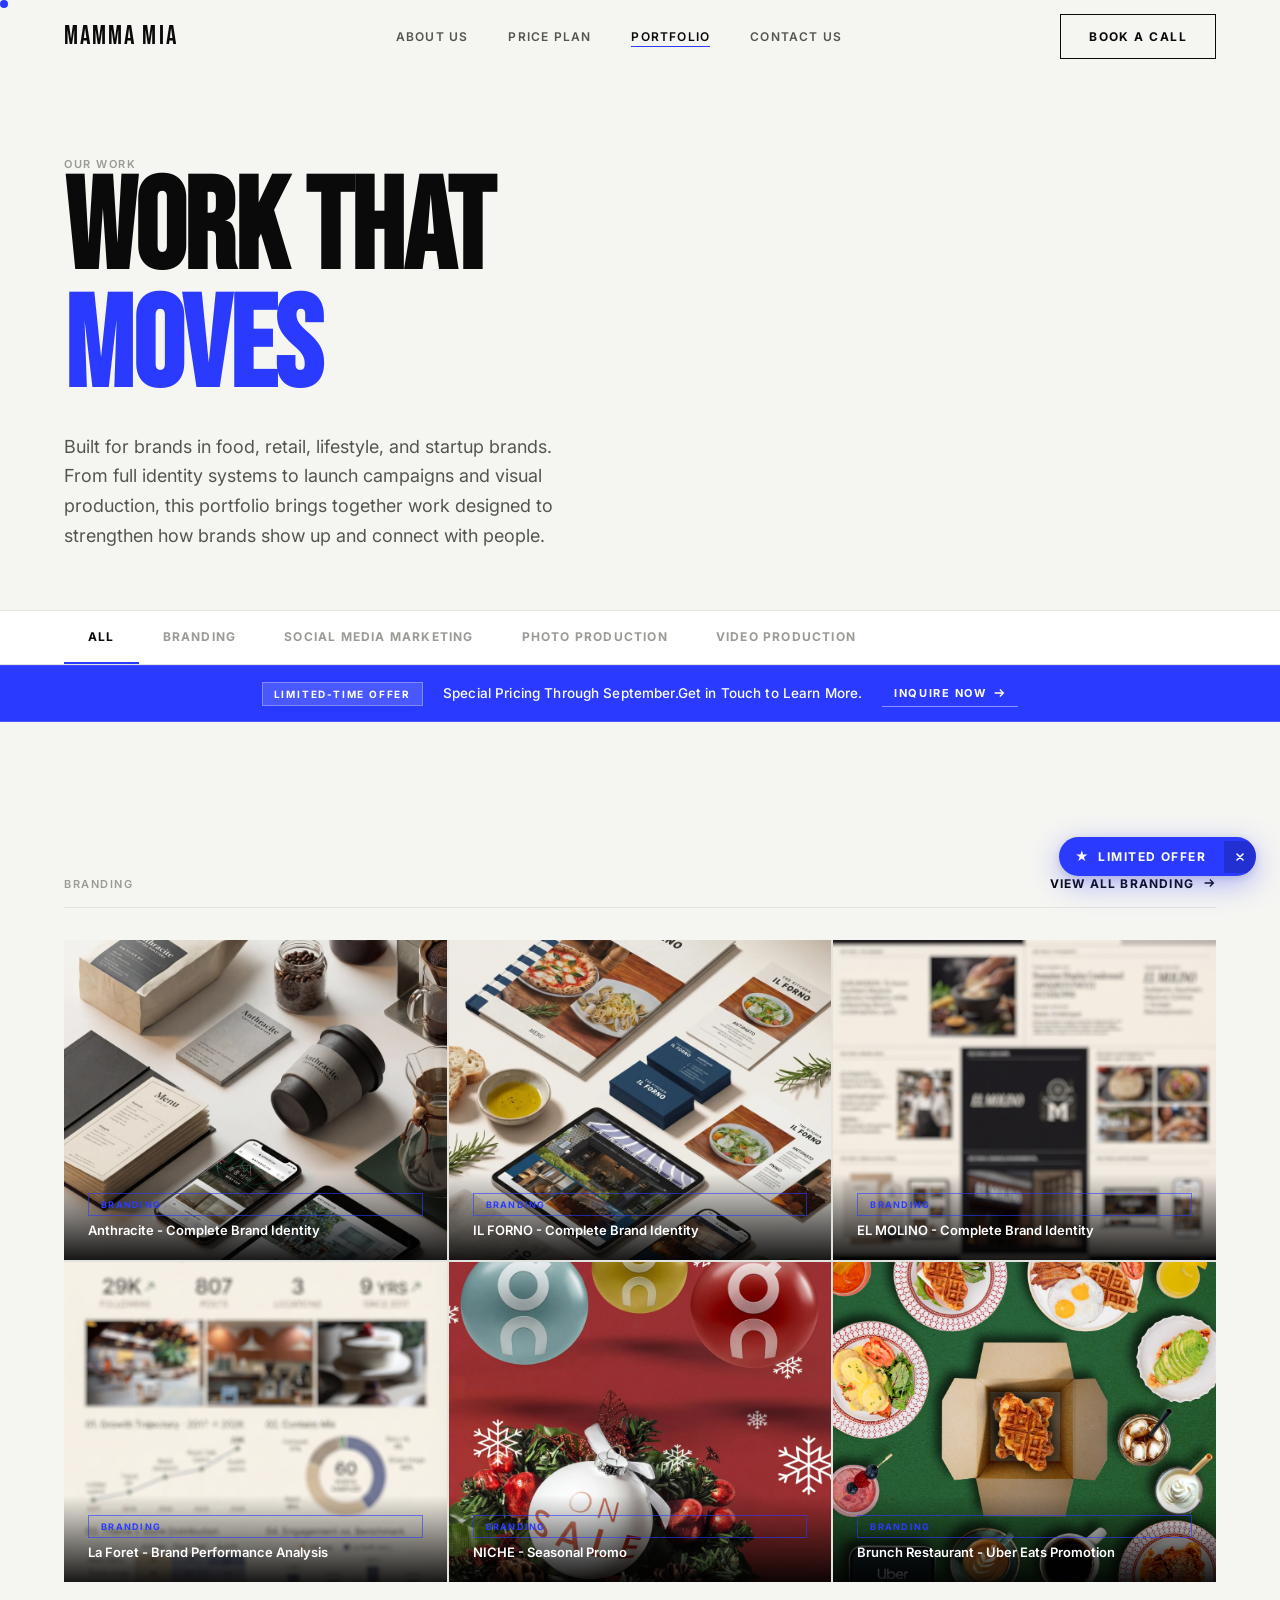
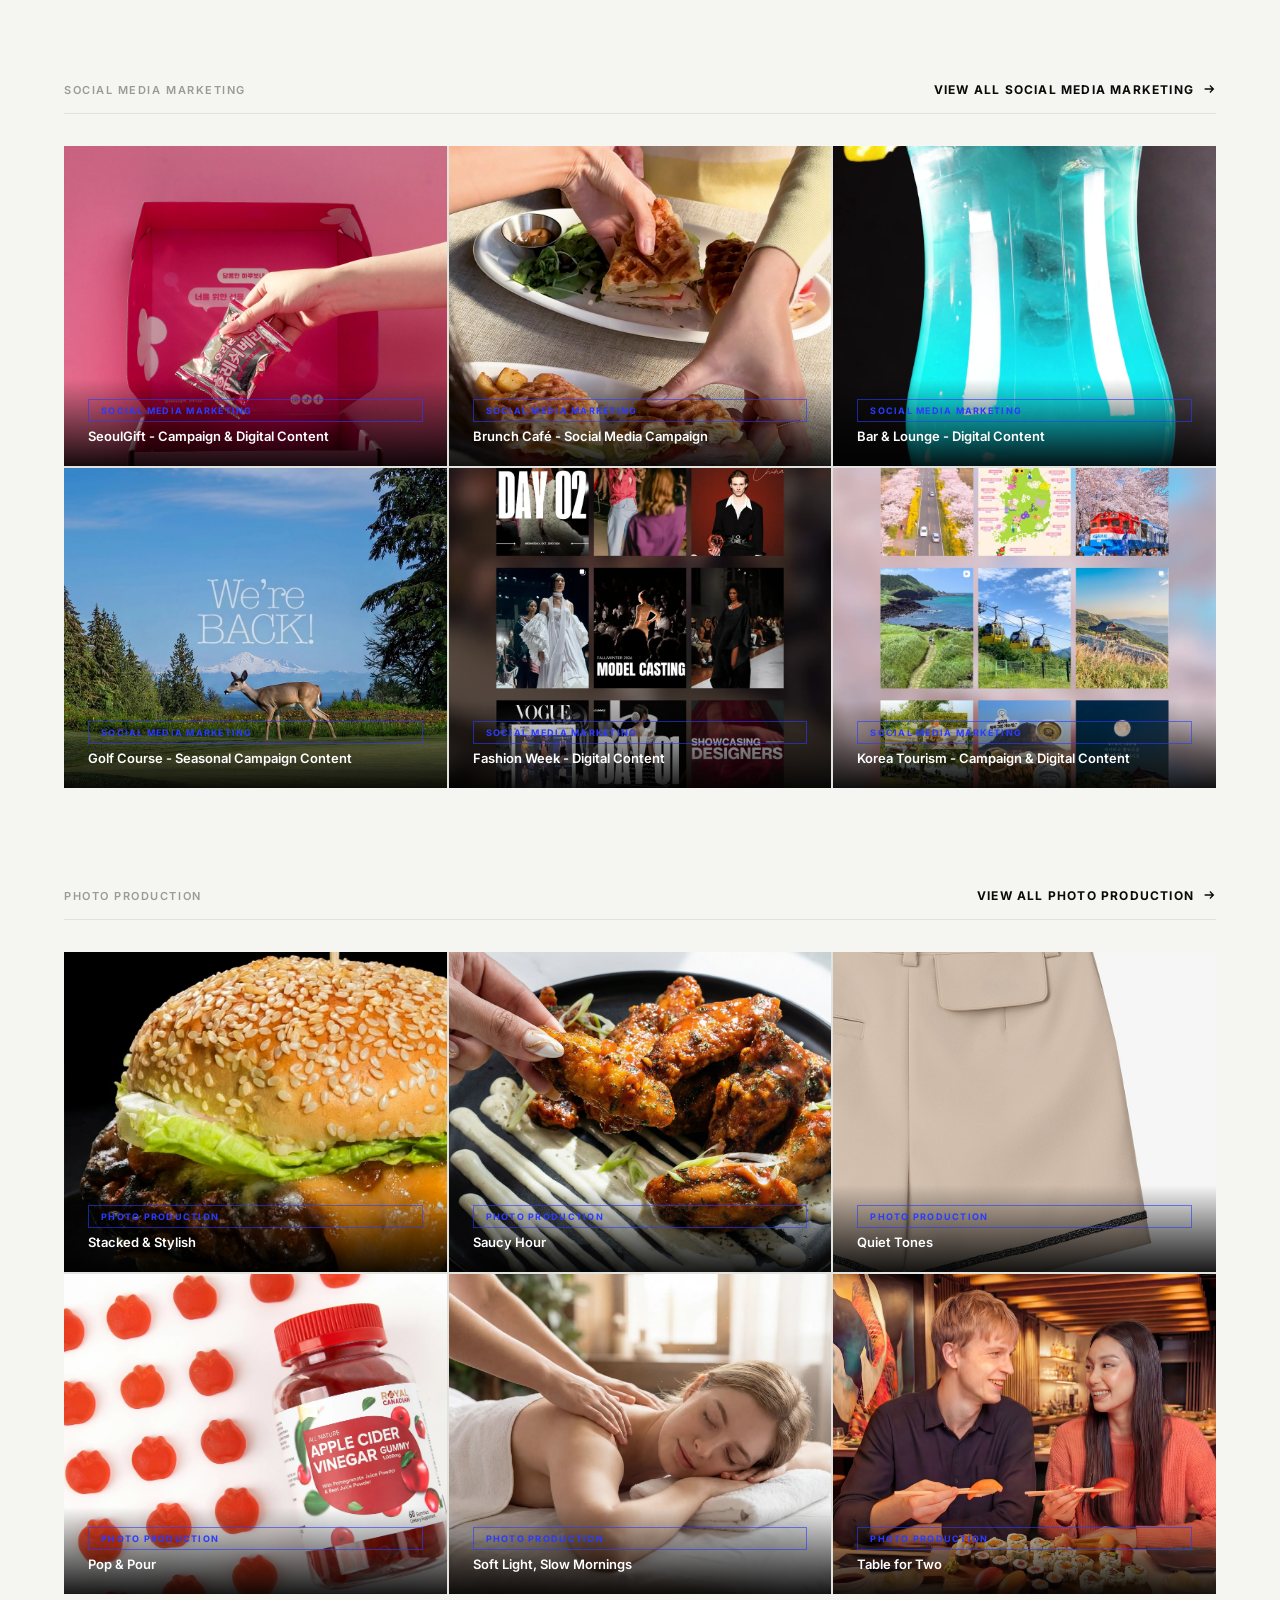
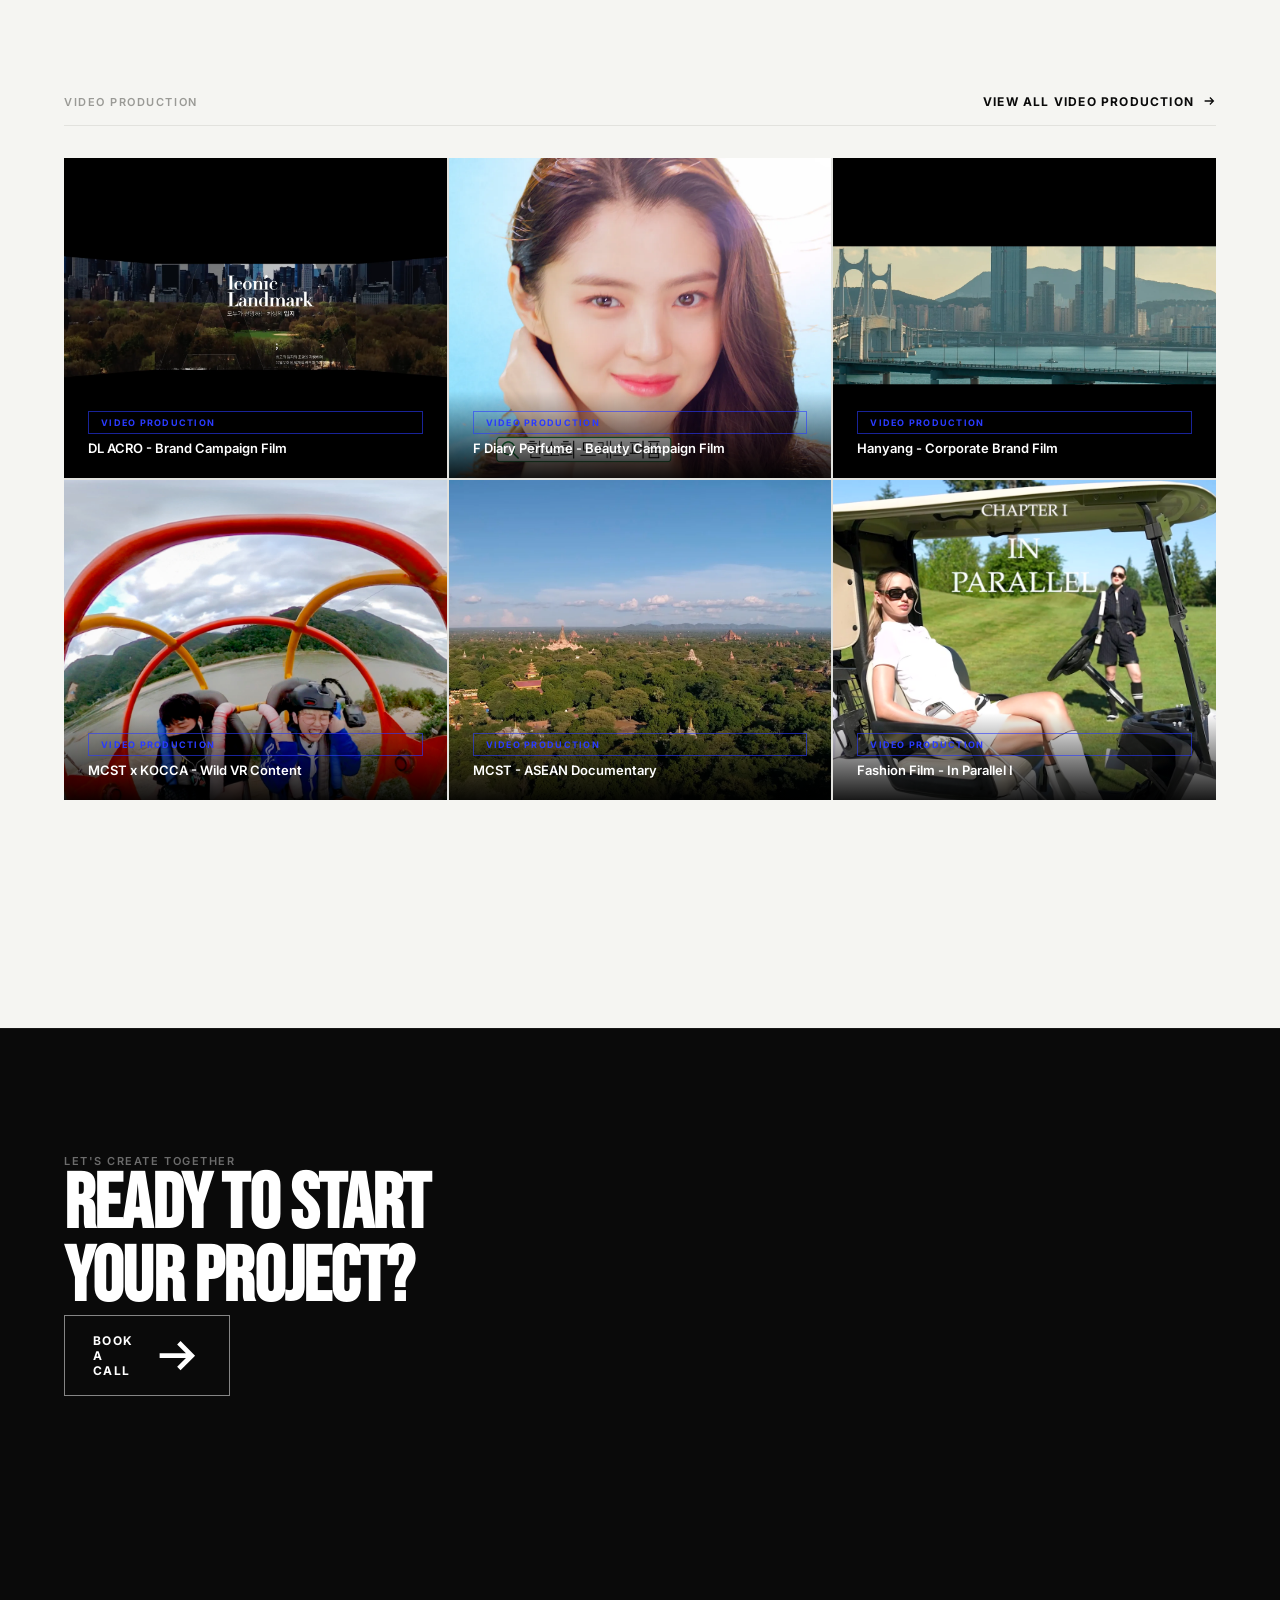
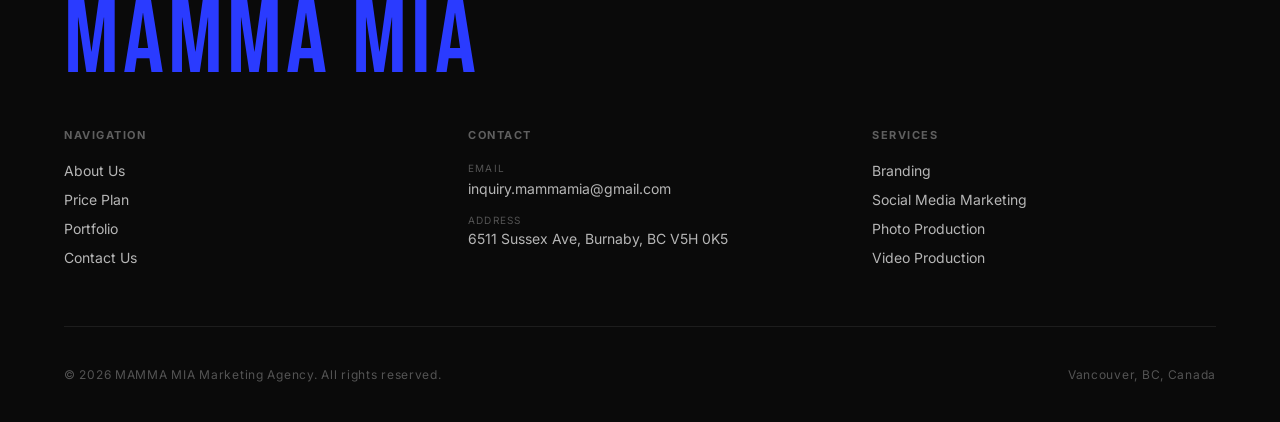
<file: portfolio.html>
<!DOCTYPE html>
<html lang="en">
<head>
  <meta charset="UTF-8" />
  <meta name="viewport" content="width=device-width, initial-scale=1.0" />
  <title>Portfolio — MAMMA MIA Marketing Agency</title>
  <meta name="description" content="Explore MAMMA MIA's portfolio of Branding, Social Media Marketing, Photo Production, and Video Production work." />
  <!-- ============================================
       Open Graph / Facebook / KakaoTalk
       ============================================ -->
  <meta property="og:type" content="website" />
  <meta property="og:site_name" content="MAMMA MIA Marketing Agency" />
  <meta property="og:url" content="https://www.mammamiacreative.com/portfolio.html" />
  <meta property="og:title" content="Portfolio — MAMMA MIA Marketing Agency" />
  <meta property="og:description" content="Explore our portfolio of Branding, Social Media Marketing, Photo Production, and Video Production work for brands across Vancouver and beyond." />
  <meta property="og:image" content="https://www.mammamiacreative.com/images/og/og-portfolio.jpg" />
  <meta property="og:image:secure_url" content="https://www.mammamiacreative.com/images/og/og-portfolio.jpg" />
  <meta property="og:image:type" content="image/jpeg" />
  <meta property="og:image:width" content="1200" />
  <meta property="og:image:height" content="630" />
  <meta property="og:image:alt" content="MAMMA MIA Portfolio — Branding, Social, Photo, Video" />
  <meta property="og:locale" content="en_US" />

  <!-- Twitter Card -->
  <meta name="twitter:card" content="summary_large_image" />
  <meta name="twitter:site" content="@mammamiacreative" />
  <meta name="twitter:title" content="Portfolio — MAMMA MIA" />
  <meta name="twitter:description" content="Branding · Social · Photo · Video. Explore our full body of work." />
  <meta name="twitter:image" content="https://www.mammamiacreative.com/images/og/og-portfolio.jpg" />

  <!-- Canonical -->
  <link rel="canonical" href="https://www.mammamiacreative.com/portfolio.html" />

  <link rel="preconnect" href="https://fonts.googleapis.com" />
  <link rel="preconnect" href="https://fonts.gstatic.com" crossorigin />
  <link href="https://fonts.googleapis.com/css2?family=Bebas+Neue&amp;family=Inter:wght@300;400;500;600;700&amp;display=swap" rel="stylesheet" />
  <!-- Favicon -->
  <link rel="icon" type="image/x-icon" href="/favicon.ico" />
  <link rel="icon" type="image/png" sizes="32x32" href="/favicon-32x32.png" />
  <link rel="icon" type="image/png" sizes="16x16" href="/favicon-16x16.png" />
  <link rel="apple-touch-icon" sizes="180x180" href="/apple-touch-icon.png" />

  <link rel="stylesheet" href="css/style.css" />
  <link rel="stylesheet" href="css/portfolio.css" />
  <style>
    .overview-section { margin-bottom: clamp(60px, 8vw, 100px); }
    .overview-section__head {
      display: flex; align-items: baseline; justify-content: space-between;
      gap: 24px; margin-bottom: 32px; padding-bottom: 16px;
      border-bottom: 1px solid var(--color-gray-200, #e2e2de);
    }
    .overview-section__view-all {
      font-size: 12px; font-weight: 700; letter-spacing: 0.1em; text-transform: uppercase;
      color: var(--color-black, #0a0a0a); text-decoration: none;
      display: inline-flex; align-items: center; gap: 8px;
      transition: color 0.2s ease;
    }
    .overview-section__view-all:hover { color: var(--color-accent, #2a3bff); }
    .overview-section__view-all svg { width: 14px; height: 14px; }
    .port-card__img {
      width: 100%; height: 100%; object-fit: cover; display: block;
    }
  </style>

  <style>
    /* ============================================
       MAMMA MIA — Promo Components
       Floating Badge + Solid Blue Promo Bar
       ============================================ */

    /* ---------- Promo Bar (Solid Blue) ---------- */
    .promo-bar {
      width: 100%;
      background: var(--color-accent, #2a3bff);
      color: #fff;
      border-top: 1px solid rgba(255,255,255,0.10);
      border-bottom: 1px solid rgba(255,255,255,0.15);
      overflow: hidden;
      position: relative;
    }
    .promo-bar::before {
      content: '';
      position: absolute;
      top: 0; left: -100%;
      width: 100%; height: 100%;
      background: linear-gradient(90deg, transparent 0%, rgba(255,255,255,0.08) 50%, transparent 100%);
      animation: promoShimmer 6s ease-in-out infinite;
      pointer-events: none;
    }
    @keyframes promoShimmer {
      0% { left: -100%; }
      100% { left: 100%; }
    }
    .promo-bar__inner {
      display: flex;
      align-items: center;
      justify-content: center;
      gap: 20px;
      padding: 14px 24px;
      position: relative;
      z-index: 1;
      flex-wrap: wrap;
      max-width: var(--max-width, 1440px);
      margin: 0 auto;
    }
    .promo-bar__tag {
      display: inline-flex;
      align-items: center;
      font-family: var(--font-sans, 'Inter', sans-serif);
      font-size: 10px;
      font-weight: 700;
      letter-spacing: 0.18em;
      text-transform: uppercase;
      padding: 5px 11px;
      background: rgba(255,255,255,0.15);
      border: 1px solid rgba(255,255,255,0.30);
      color: #fff;
      white-space: nowrap;
    }
    .promo-bar__text {
      font-family: var(--font-sans, 'Inter', sans-serif);
      font-size: 13.5px;
      font-weight: 500;
      letter-spacing: 0.01em;
      color: #fff;
      line-height: 1.4;
      text-align: center;
    }
    .promo-bar__link {
      display: inline-flex;
      align-items: center;
      gap: 6px;
      font-family: var(--font-sans, 'Inter', sans-serif);
      font-size: 11px;
      font-weight: 700;
      letter-spacing: 0.14em;
      text-transform: uppercase;
      color: #fff;
      text-decoration: none;
      padding: 6px 12px;
      border-bottom: 1px solid rgba(255,255,255,0.45);
      transition: all 0.2s ease;
      white-space: nowrap;
    }
    .promo-bar__link:hover {
      background: rgba(255,255,255,0.12);
      border-bottom-color: #fff;
      transform: translateX(2px);
    }
    .promo-bar__link svg {
      width: 14px;
      height: 14px;
      transition: transform 0.2s ease;
    }
    .promo-bar__link:hover svg {
      transform: translateX(3px);
    }
    @media (max-width: 900px) {
      .promo-bar__inner { gap: 14px; padding: 12px 20px; }
      .promo-bar__text { font-size: 12.5px; }
    }
    @media (max-width: 640px) {
      .promo-bar__inner { flex-direction: column; gap: 10px; padding: 14px 20px; text-align: center; }
      .promo-bar__text { font-size: 12.5px; max-width: 360px; }
      .promo-bar__tag { font-size: 9.5px; padding: 4px 10px; }
    }

    /* ---------- Floating Badge ---------- */
    .floating-promo {
      position: fixed;
      bottom: 24px;
      right: 24px;
      z-index: 9998;
      display: inline-flex;
      align-items: center;
      gap: 0;
      background: var(--color-accent, #2a3bff);
      color: #fff;
      box-shadow: 0 8px 28px rgba(42, 59, 255, 0.35), 0 2px 8px rgba(0, 0, 0, 0.12);
      border-radius: 999px;
      overflow: hidden;
      animation: floatPulse 3s ease-in-out infinite, floatIn 0.6s cubic-bezier(0.16, 1, 0.3, 1) 0.8s both;
      transition: transform 0.3s ease, box-shadow 0.3s ease;
    }
    @keyframes floatIn {
      0% { opacity: 0; transform: translateY(20px) scale(0.85); }
      100% { opacity: 1; transform: translateY(0) scale(1); }
    }
    @keyframes floatPulse {
      0%, 100% { box-shadow: 0 8px 28px rgba(42, 59, 255, 0.35), 0 0 0 0 rgba(42, 59, 255, 0.55); }
      50% { box-shadow: 0 8px 28px rgba(42, 59, 255, 0.35), 0 0 0 10px rgba(42, 59, 255, 0); }
    }
    .floating-promo:hover {
      transform: translateY(-3px) scale(1.02);
      box-shadow: 0 12px 32px rgba(42, 59, 255, 0.45);
    }
    .floating-promo.floating-promo--hidden {
      opacity: 0;
      pointer-events: none;
      transform: translateY(20px) scale(0.85);
      transition: all 0.3s ease;
    }
    .floating-promo__main {
      display: inline-flex;
      align-items: center;
      gap: 8px;
      padding: 12px 18px 12px 16px;
      color: #fff;
      text-decoration: none;
      font-family: var(--font-sans, 'Inter', sans-serif);
      font-size: 12px;
      font-weight: 700;
      letter-spacing: 0.12em;
      text-transform: uppercase;
      white-space: nowrap;
    }
    .floating-promo__star {
      font-size: 13px;
      line-height: 1;
      animation: starSpin 4s linear infinite;
      display: inline-block;
    }
    @keyframes starSpin {
      from { transform: rotate(0deg); }
      to { transform: rotate(360deg); }
    }
    .floating-promo__close {
      width: 32px;
      height: 32px;
      display: inline-flex;
      align-items: center;
      justify-content: center;
      background: rgba(0, 0, 0, 0.18);
      border: none;
      color: #fff;
      cursor: pointer;
      transition: background 0.2s ease;
      flex-shrink: 0;
    }
    .floating-promo__close:hover {
      background: rgba(0, 0, 0, 0.32);
    }
    .floating-promo__close svg {
      width: 12px;
      height: 12px;
      stroke: #fff;
      stroke-width: 2;
    }
    @media (max-width: 640px) {
      .floating-promo {
        bottom: 16px;
        right: 16px;
      }
      .floating-promo__main {
        padding: 10px 14px 10px 14px;
        font-size: 11px;
      }
      .floating-promo__close {
        width: 28px;
        height: 28px;
      }
    }
  
    /* Extra spacing below promo bar before main content */
    .promo-bar--with-gap { margin-bottom: clamp(40px, 6vw, 80px); }
</style>
</head>
<body>

  <!-- Page Transition Curtain -->
  <div class="page-curtain" id="pageCurtain"></div>

  <!-- Page Loader -->
  <div class="page-loader" id="pageLoader">
    <div class="loader-logo">
      <span style="animation-delay:0.05s">M</span><span style="animation-delay:0.1s">A</span><span style="animation-delay:0.15s">M</span><span style="animation-delay:0.2s">M</span><span style="animation-delay:0.25s">A</span>&nbsp;<span style="animation-delay:0.35s">M</span><span style="animation-delay:0.4s">I</span><span style="animation-delay:0.45s">A</span>
    </div>
  </div>

  <!-- Custom Cursor -->
  <div class="cursor" id="cursor"></div>
  <div class="cursor-ring" id="cursorRing"></div>

  <!-- Progress Bar -->
  <div class="progress-bar" id="progressBar"></div>

  <!-- Navigation -->
  <nav class="nav" id="mainNav">
    <div class="nav__inner">
      <a href="index.html" class="nav__logo">
        <span class="nav__logo-text" style="color:var(--color-black)">MAMMA MIA</span>
      </a>
      <div class="nav__links">
        <a href="index.html" class="nav__link">About Us</a>
        <a href="price-plan.html" class="nav__link">Price Plan</a>
        <a href="portfolio.html" class="nav__link active">Portfolio</a>
        <a href="contact.html" class="nav__link">Contact Us</a>
      </div>
      <a href="contact.html" class="nav__cta btn btn-outline"><span>Book a Call</span></a>
      <div class="nav__hamburger" id="hamburger">
        <span></span><span></span><span></span>
      </div>
    </div>
  </nav>

  <!-- Mobile Menu -->
  <div class="nav__mobile-menu" id="mobileMenu">
    <a href="index.html" class="nav__mobile-link">About Us</a>
    <a href="price-plan.html" class="nav__mobile-link">Price Plan</a>
    <a href="portfolio.html" class="nav__mobile-link">Portfolio</a>
    <a href="contact.html" class="nav__mobile-link">Contact Us</a>
  </div>

  <!-- ======== PAGE HERO ======== -->
  <header class="page-hero port-hero">
    <div class="container">
      <div class="page-hero__eyebrow reveal">
        <span class="t-label">Our Work</span>
      </div>
      <h1 class="page-hero__title t-display reveal reveal-delay-1">
        Work That<br /><span style="color:var(--color-accent)">Moves</span>
      </h1>
      <p class="page-hero__sub t-body reveal reveal-delay-2">
        Built for brands in food, retail, lifestyle, and startup brands. From full identity systems to launch campaigns and visual production, this portfolio brings together work designed to strengthen how brands show up and connect with people.
      </p>
    </div>
  </header>
  <!-- ======== FILTER BAR ======== -->
  <div class="filter-bar" id="filterBar">
    <div class="container">
      <div class="filter-bar__inner">
        <a class="filter-btn active" href="portfolio.html" data-filter="all">All</a>
        <a class="filter-btn" href="portfolio-branding.html" data-filter="branding">Branding</a>
        <a class="filter-btn" href="portfolio-social.html" data-filter="social">Social Media Marketing</a>
        <a class="filter-btn" href="portfolio-photo.html" data-filter="photo">Photo Production</a>
        <a class="filter-btn" href="portfolio-video.html" data-filter="video">Video Production</a>
      </div>
    </div>
  </div>

  <!-- ======== Promo Bar — Limited-Time Offer ======== -->
  <div class="promo-bar promo-bar--with-gap" role="region" aria-label="Limited-Time Offer">
    <div class="promo-bar__inner">
      <span class="promo-bar__tag">Limited-Time Offer</span>
      <span class="promo-bar__text">Special Pricing Through September.<br class="promo-bar__br" />Get in Touch to Learn More.</span>
      <a href="contact.html" class="promo-bar__link">
        <span>Inquire Now</span>
        <svg xmlns="http://www.w3.org/2000/svg" viewBox="0 0 16 16" fill="none" stroke="currentColor" stroke-width="1.5"><path d="M3 8h10M9 4l4 4-4 4"/></svg>
      </a>
    </div>
  </div>


  <!-- ======== OVERVIEW SECTIONS ======== -->
  <main class="section portfolio-section">
    <div class="container">

      <section class="overview-section" data-cat="branding">
        <div class="overview-section__head">
          <span class="t-label">Branding</span>
          <a href="portfolio-branding.html" class="overview-section__view-all btn-arrow">View All Branding <svg xmlns="http://www.w3.org/2000/svg" viewBox="0 0 16 16" fill="none" stroke="currentColor" stroke-width="1.5"><path d="M3 8h10M9 4l4 4-4 4"/></svg></a>
        </div>
        <div class="portfolio-grid">
        <article class="port-card" data-category="branding" data-asset-id="branding/01_branding_anthracite.webp">
          <div class="port-card__thumb">
            <img class="port-card__img" src="images/branding/01_branding_anthracite.webp" alt="Branding Anthracite" loading="lazy" />
            <div class="port-card__overlay">
              <button type="button" class="port-card__view btn-arrow" aria-label="View Project Details">View Project <svg xmlns="http://www.w3.org/2000/svg" viewBox="0 0 16 16" fill="none" stroke="currentColor" stroke-width="1.5"><path d="M3 8h10M9 4l4 4-4 4"/></svg></button>
            </div>
          </div>
          <div class="port-card__info">
            <span class="port-card__cat tag tag--accent">Branding</span>
            <h3 class="port-card__title">Anthracite - Complete Brand Identity</h3>
          </div>
        </article>
        <article class="port-card" data-category="branding" data-asset-id="branding/02_kitchen_il_forno.webp">
          <div class="port-card__thumb">
            <img class="port-card__img" src="images/branding/02_kitchen_il_forno.webp" alt="Kitchen Il Forno" loading="lazy" />
            <div class="port-card__overlay">
              <button type="button" class="port-card__view btn-arrow" aria-label="View Project Details">View Project <svg xmlns="http://www.w3.org/2000/svg" viewBox="0 0 16 16" fill="none" stroke="currentColor" stroke-width="1.5"><path d="M3 8h10M9 4l4 4-4 4"/></svg></button>
            </div>
          </div>
          <div class="port-card__info">
            <span class="port-card__cat tag tag--accent">Branding</span>
            <h3 class="port-card__title">IL FORNO - Complete Brand Identity</h3>
          </div>
        </article>
        <article class="port-card" data-category="branding" data-asset-id="branding/03_el_molino_brand_deck.jpg">
          <div class="port-card__thumb">
            <img class="port-card__img" src="images/branding/03_el_molino_brand_deck.jpg" alt="El Molino Brand Deck" loading="lazy" />
            <div class="port-card__overlay">
              <button type="button" class="port-card__view btn-arrow" aria-label="View Project Details">View Project <svg xmlns="http://www.w3.org/2000/svg" viewBox="0 0 16 16" fill="none" stroke="currentColor" stroke-width="1.5"><path d="M3 8h10M9 4l4 4-4 4"/></svg></button>
            </div>
          </div>
          <div class="port-card__info">
            <span class="port-card__cat tag tag--accent">Branding</span>
            <h3 class="port-card__title">EL MOLINO - Complete Brand Identity</h3>
          </div>
        </article>
        <article class="port-card" data-category="branding" data-asset-id="branding/04_la_foret_ig.jpg">
          <div class="port-card__thumb">
            <img class="port-card__img" src="images/branding/04_la_foret_ig.jpg" alt="La Foret IG" loading="lazy" />
            <div class="port-card__overlay">
              <button type="button" class="port-card__view btn-arrow" aria-label="View Project Details">View Project <svg xmlns="http://www.w3.org/2000/svg" viewBox="0 0 16 16" fill="none" stroke="currentColor" stroke-width="1.5"><path d="M3 8h10M9 4l4 4-4 4"/></svg></button>
            </div>
          </div>
          <div class="port-card__info">
            <span class="port-card__cat tag tag--accent">Branding</span>
            <h3 class="port-card__title">La Foret - Brand Performance Analysis</h3>
          </div>
        </article>
        <article class="port-card" data-category="branding" data-asset-id="branding/08_seasonal_promo.webp">
          <div class="port-card__thumb">
            <img class="port-card__img" src="images/branding/08_seasonal_promo.webp" alt="Seasonal Promo" loading="lazy" />
            <div class="port-card__overlay">
              <button type="button" class="port-card__view btn-arrow" aria-label="View Project Details">View Project <svg xmlns="http://www.w3.org/2000/svg" viewBox="0 0 16 16" fill="none" stroke="currentColor" stroke-width="1.5"><path d="M3 8h10M9 4l4 4-4 4"/></svg></button>
            </div>
          </div>
          <div class="port-card__info">
            <span class="port-card__cat tag tag--accent">Branding</span>
            <h3 class="port-card__title">NICHE - Seasonal Promo</h3>
          </div>
        </article>
        <article class="port-card" data-category="branding" data-asset-id="branding/09_uber_eats_promo.jpg">
          <div class="port-card__thumb">
            <img class="port-card__img" src="images/branding/09_uber_eats_promo.jpg" alt="Uber Eats Promo" loading="lazy" />
            <div class="port-card__overlay">
              <button type="button" class="port-card__view btn-arrow" aria-label="View Project Details">View Project <svg xmlns="http://www.w3.org/2000/svg" viewBox="0 0 16 16" fill="none" stroke="currentColor" stroke-width="1.5"><path d="M3 8h10M9 4l4 4-4 4"/></svg></button>
            </div>
          </div>
          <div class="port-card__info">
            <span class="port-card__cat tag tag--accent">Branding</span>
            <h3 class="port-card__title">Brunch Restaurant - Uber Eats Promotion</h3>
          </div>
        </article>
        </div>
      </section>
<section class="overview-section" data-cat="social">
        <div class="overview-section__head">
          <span class="t-label">Social Media Marketing</span>
          <a href="portfolio-social.html" class="overview-section__view-all btn-arrow">View All Social Media Marketing <svg xmlns="http://www.w3.org/2000/svg" viewBox="0 0 16 16" fill="none" stroke="currentColor" stroke-width="1.5"><path d="M3 8h10M9 4l4 4-4 4"/></svg></a>
        </div>
        <div class="portfolio-grid">
        <article class="port-card" data-category="social" data-asset-id="social/01_brand_launching_thumb.jpg">
          <div class="port-card__thumb">
            <img class="port-card__img" src="images/social/01_brand_launching_thumb.jpg" alt="SeoulGift - Campaign &amp; Digital Content" loading="lazy" />
            <div class="port-card__overlay">
              <button type="button" class="port-card__view btn-arrow" aria-label="View Project Details">View Project <svg xmlns="http://www.w3.org/2000/svg" viewBox="0 0 16 16" fill="none" stroke="currentColor" stroke-width="1.5"><path d="M3 8h10M9 4l4 4-4 4"/></svg></button>
            </div>
          </div>
          <div class="port-card__info">
            <span class="port-card__cat tag tag--accent">Social Media Marketing</span>
            <h3 class="port-card__title">SeoulGift - Campaign &amp; Digital Content</h3>
          </div>
        </article>
        <article class="port-card" data-category="social" data-asset-id="social/02_cafe_opening_thumb.jpg">
          <div class="port-card__thumb">
            <img class="port-card__img" src="images/social/02_cafe_opening_thumb.jpg" alt="Brunch Café - Social Media Campaign" loading="lazy" />
            <div class="port-card__overlay">
              <button type="button" class="port-card__view btn-arrow" aria-label="View Project Details">View Project <svg xmlns="http://www.w3.org/2000/svg" viewBox="0 0 16 16" fill="none" stroke="currentColor" stroke-width="1.5"><path d="M3 8h10M9 4l4 4-4 4"/></svg></button>
            </div>
          </div>
          <div class="port-card__info">
            <span class="port-card__cat tag tag--accent">Social Media Marketing</span>
            <h3 class="port-card__title">Brunch Café - Social Media Campaign</h3>
          </div>
        </article>
        <article class="port-card" data-category="social" data-asset-id="social/03_cocktail_1_thumb.jpg">
          <div class="port-card__thumb">
            <img class="port-card__img" src="images/social/03_cocktail_1_thumb.jpg" alt="Bar &amp; Lounge - Digital Content" loading="lazy" />
            <div class="port-card__overlay">
              <button type="button" class="port-card__view btn-arrow" aria-label="View Project Details">View Project <svg xmlns="http://www.w3.org/2000/svg" viewBox="0 0 16 16" fill="none" stroke="currentColor" stroke-width="1.5"><path d="M3 8h10M9 4l4 4-4 4"/></svg></button>
            </div>
          </div>
          <div class="port-card__info">
            <span class="port-card__cat tag tag--accent">Social Media Marketing</span>
            <h3 class="port-card__title">Bar &amp; Lounge - Digital Content</h3>
          </div>
        </article>
        <article class="port-card" data-category="social" data-asset-id="social/14_venue_thumb.jpg">
          <div class="port-card__thumb">
            <img class="port-card__img" src="images/social/14_venue_thumb.jpg" alt="Golf Course - Seasonal Campaign Content" loading="lazy" />
            <div class="port-card__overlay">
              <button type="button" class="port-card__view btn-arrow" aria-label="View Project Details">View Project <svg xmlns="http://www.w3.org/2000/svg" viewBox="0 0 16 16" fill="none" stroke="currentColor" stroke-width="1.5"><path d="M3 8h10M9 4l4 4-4 4"/></svg></button>
            </div>
          </div>
          <div class="port-card__info">
            <span class="port-card__cat tag tag--accent">Social Media Marketing</span>
            <h3 class="port-card__title">Golf Course - Seasonal Campaign Content</h3>
          </div>
        </article>
        <article class="port-card" data-category="social" data-asset-id="social/15_fashion_week_60pct.webp">
          <div class="port-card__thumb">
            <img class="port-card__img" src="images/social/15_fashion_week_60pct.webp" alt="Fashion Week - Digital Content" loading="lazy" />
            <div class="port-card__overlay">
              <button type="button" class="port-card__view btn-arrow" aria-label="View Project Details">View Project <svg xmlns="http://www.w3.org/2000/svg" viewBox="0 0 16 16" fill="none" stroke="currentColor" stroke-width="1.5"><path d="M3 8h10M9 4l4 4-4 4"/></svg></button>
            </div>
          </div>
          <div class="port-card__info">
            <span class="port-card__cat tag tag--accent">Social Media Marketing</span>
            <h3 class="port-card__title">Fashion Week - Digital Content</h3>
          </div>
        </article>
        <article class="port-card" data-category="social" data-asset-id="social/18_korea_tourism_1m.webp">
          <div class="port-card__thumb">
            <img class="port-card__img" src="images/social/18_korea_tourism_1m.webp" alt="Korea Tourism - Campaign &amp; Digital Content" loading="lazy" />
            <div class="port-card__overlay">
              <button type="button" class="port-card__view btn-arrow" aria-label="View Project Details">View Project <svg xmlns="http://www.w3.org/2000/svg" viewBox="0 0 16 16" fill="none" stroke="currentColor" stroke-width="1.5"><path d="M3 8h10M9 4l4 4-4 4"/></svg></button>
            </div>
          </div>
          <div class="port-card__info">
            <span class="port-card__cat tag tag--accent">Social Media Marketing</span>
            <h3 class="port-card__title">Korea Tourism - Campaign &amp; Digital Content</h3>
          </div>
        </article>
        </div>
      </section>

      <section class="overview-section" data-cat="photo">
        <div class="overview-section__head">
          <span class="t-label">Photo Production</span>
          <a href="portfolio-photo.html" class="overview-section__view-all btn-arrow">View All Photo Production <svg xmlns="http://www.w3.org/2000/svg" viewBox="0 0 16 16" fill="none" stroke="currentColor" stroke-width="1.5"><path d="M3 8h10M9 4l4 4-4 4"/></svg></a>
        </div>
        <div class="portfolio-grid">
        <article class="port-card" data-category="photo" data-asset-id="photo/food/01_food_burger.jpg">
          <div class="port-card__thumb">
            <img class="port-card__img" src="images/photo/food/01_food_burger.jpg" alt="Food Burger" loading="lazy" />
            <div class="port-card__overlay">
              <button type="button" class="port-card__view btn-arrow" aria-label="View Project Details">View Project <svg xmlns="http://www.w3.org/2000/svg" viewBox="0 0 16 16" fill="none" stroke="currentColor" stroke-width="1.5"><path d="M3 8h10M9 4l4 4-4 4"/></svg></button>
            </div>
          </div>
          <div class="port-card__info">
            <span class="port-card__cat tag tag--accent">Photo Production</span>
            <h3 class="port-card__title">Stacked &amp; Stylish</h3>
          </div>
        </article>
        <article class="port-card" data-category="photo" data-asset-id="photo/food/02_food_chicken_wing.jpg">
          <div class="port-card__thumb">
            <img class="port-card__img" src="images/photo/food/02_food_chicken_wing.jpg" alt="Chicken Wing" loading="lazy" />
            <div class="port-card__overlay">
              <button type="button" class="port-card__view btn-arrow" aria-label="View Project Details">View Project <svg xmlns="http://www.w3.org/2000/svg" viewBox="0 0 16 16" fill="none" stroke="currentColor" stroke-width="1.5"><path d="M3 8h10M9 4l4 4-4 4"/></svg></button>
            </div>
          </div>
          <div class="port-card__info">
            <span class="port-card__cat tag tag--accent">Photo Production</span>
            <h3 class="port-card__title">Saucy Hour</h3>
          </div>
        </article>
        <article class="port-card" data-category="photo" data-asset-id="photo/product/01_apparel_1.jpg">
          <div class="port-card__thumb">
            <img class="port-card__img" src="images/photo/product/01_apparel_1.jpg" alt="Apparel 1" loading="lazy" />
            <div class="port-card__overlay">
              <button type="button" class="port-card__view btn-arrow" aria-label="View Project Details">View Project <svg xmlns="http://www.w3.org/2000/svg" viewBox="0 0 16 16" fill="none" stroke="currentColor" stroke-width="1.5"><path d="M3 8h10M9 4l4 4-4 4"/></svg></button>
            </div>
          </div>
          <div class="port-card__info">
            <span class="port-card__cat tag tag--accent">Photo Production</span>
            <h3 class="port-card__title">Quiet Tones</h3>
          </div>
        </article>
        <article class="port-card" data-category="photo" data-asset-id="photo/product/12_studio_concept_1.webp">
          <div class="port-card__thumb">
            <img class="port-card__img" src="images/photo/product/12_studio_concept_1.webp" alt="Studio Concept 1" loading="lazy" />
            <div class="port-card__overlay">
              <button type="button" class="port-card__view btn-arrow" aria-label="View Project Details">View Project <svg xmlns="http://www.w3.org/2000/svg" viewBox="0 0 16 16" fill="none" stroke="currentColor" stroke-width="1.5"><path d="M3 8h10M9 4l4 4-4 4"/></svg></button>
            </div>
          </div>
          <div class="port-card__info">
            <span class="port-card__cat tag tag--accent">Photo Production</span>
            <h3 class="port-card__title">Pop &amp; Pour</h3>
          </div>
        </article>
        <article class="port-card" data-category="photo" data-asset-id="photo/portrait_skincare/04_heather_1.webp">
          <div class="port-card__thumb">
            <img class="port-card__img" src="images/photo/portrait_skincare/04_heather_1.webp" alt="Heather 1" loading="lazy" />
            <div class="port-card__overlay">
              <button type="button" class="port-card__view btn-arrow" aria-label="View Project Details">View Project <svg xmlns="http://www.w3.org/2000/svg" viewBox="0 0 16 16" fill="none" stroke="currentColor" stroke-width="1.5"><path d="M3 8h10M9 4l4 4-4 4"/></svg></button>
            </div>
          </div>
          <div class="port-card__info">
            <span class="port-card__cat tag tag--accent">Photo Production</span>
            <h3 class="port-card__title">Soft Light, Slow Mornings</h3>
          </div>
        </article>
        <article class="port-card" data-category="photo" data-asset-id="photo/portrait_sushi/03_jeremy_and_hani_sushi.webp">
          <div class="port-card__thumb">
            <img class="port-card__img" src="images/photo/portrait_sushi/03_jeremy_and_hani_sushi.webp" alt="Jeremy And Hani Sushi" loading="lazy" />
            <div class="port-card__overlay">
              <button type="button" class="port-card__view btn-arrow" aria-label="View Project Details">View Project <svg xmlns="http://www.w3.org/2000/svg" viewBox="0 0 16 16" fill="none" stroke="currentColor" stroke-width="1.5"><path d="M3 8h10M9 4l4 4-4 4"/></svg></button>
            </div>
          </div>
          <div class="port-card__info">
            <span class="port-card__cat tag tag--accent">Photo Production</span>
            <h3 class="port-card__title">Table for Two</h3>
          </div>
        </article>
        </div>
      </section>

      <section class="overview-section" data-cat="video">
        <div class="overview-section__head">
          <span class="t-label">Video Production</span>
          <a href="portfolio-video.html" class="overview-section__view-all btn-arrow">View All Video Production <svg xmlns="http://www.w3.org/2000/svg" viewBox="0 0 16 16" fill="none" stroke="currentColor" stroke-width="1.5"><path d="M3 8h10M9 4l4 4-4 4"/></svg></a>
        </div>
        <div class="portfolio-grid">
        <article class="port-card" data-category="video" data-asset-id="video/04_dl_acro_1.webp">
          <div class="port-card__thumb">
            <img class="port-card__img" src="images/video/04_dl_acro_1.webp" alt="DL Acro" loading="lazy" />
            <div class="port-card__overlay">
              <button type="button" class="port-card__view btn-arrow" aria-label="View Project Details">View Project <svg xmlns="http://www.w3.org/2000/svg" viewBox="0 0 16 16" fill="none" stroke="currentColor" stroke-width="1.5"><path d="M3 8h10M9 4l4 4-4 4"/></svg></button>
            </div>
          </div>
          <div class="port-card__info">
            <span class="port-card__cat tag tag--accent">Video Production</span>
            <h3 class="port-card__title">DL ACRO - Brand Campaign Film</h3>
          </div>
        </article>
        <article class="port-card" data-category="video" data-asset-id="video/06_f_diary_perfume.webp">
          <div class="port-card__thumb">
            <img class="port-card__img" src="images/video/06_f_diary_perfume.webp" alt="F Diary Perfume" loading="lazy" />
            <div class="port-card__overlay">
              <button type="button" class="port-card__view btn-arrow" aria-label="View Project Details">View Project <svg xmlns="http://www.w3.org/2000/svg" viewBox="0 0 16 16" fill="none" stroke="currentColor" stroke-width="1.5"><path d="M3 8h10M9 4l4 4-4 4"/></svg></button>
            </div>
          </div>
          <div class="port-card__info">
            <span class="port-card__cat tag tag--accent">Video Production</span>
            <h3 class="port-card__title">F Diary Perfume - Beauty Campaign Film</h3>
          </div>
        </article>
        <article class="port-card" data-category="video" data-asset-id="video/07_hanyang_industrial.webp">
          <div class="port-card__thumb">
            <img class="port-card__img" src="images/video/07_hanyang_industrial.webp" alt="Hanyang Industrial" loading="lazy" />
            <div class="port-card__overlay">
              <button type="button" class="port-card__view btn-arrow" aria-label="View Project Details">View Project <svg xmlns="http://www.w3.org/2000/svg" viewBox="0 0 16 16" fill="none" stroke="currentColor" stroke-width="1.5"><path d="M3 8h10M9 4l4 4-4 4"/></svg></button>
            </div>
          </div>
          <div class="port-card__info">
            <span class="port-card__cat tag tag--accent">Video Production</span>
            <h3 class="port-card__title">Hanyang - Corporate Brand Film</h3>
          </div>
        </article>
        <article class="port-card" data-category="video" data-asset-id="video/08_mcst_kocca_wild_vr.jpg">
          <div class="port-card__thumb">
            <img class="port-card__img" src="images/video/08_mcst_kocca_wild_vr.jpg" alt="MCST KOCCA Wild VR" loading="lazy" />
            <div class="port-card__overlay">
              <button type="button" class="port-card__view btn-arrow" aria-label="View Project Details">View Project <svg xmlns="http://www.w3.org/2000/svg" viewBox="0 0 16 16" fill="none" stroke="currentColor" stroke-width="1.5"><path d="M3 8h10M9 4l4 4-4 4"/></svg></button>
            </div>
          </div>
          <div class="port-card__info">
            <span class="port-card__cat tag tag--accent">Video Production</span>
            <h3 class="port-card__title">MCST x KOCCA - Wild VR Content</h3>
          </div>
        </article>
        <article class="port-card" data-category="video" data-asset-id="video/09_mcst_asean_doc.webp">
          <div class="port-card__thumb">
            <img class="port-card__img" src="images/video/09_mcst_asean_doc.webp" alt="MCST ASEAN Doc" loading="lazy" />
            <div class="port-card__overlay">
              <button type="button" class="port-card__view btn-arrow" aria-label="View Project Details">View Project <svg xmlns="http://www.w3.org/2000/svg" viewBox="0 0 16 16" fill="none" stroke="currentColor" stroke-width="1.5"><path d="M3 8h10M9 4l4 4-4 4"/></svg></button>
            </div>
          </div>
          <div class="port-card__info">
            <span class="port-card__cat tag tag--accent">Video Production</span>
            <h3 class="port-card__title">MCST - ASEAN Documentary</h3>
          </div>
        </article>
        <article class="port-card" data-category="video" data-asset-id="video/fashion_film_1_thumb.jpg">
          <div class="port-card__thumb">
            <img class="port-card__img" src="images/video/fashion_film_1_thumb.jpg" alt="Fashion Film 1" loading="lazy" />
            <div class="port-card__overlay">
              <button type="button" class="port-card__view btn-arrow" aria-label="View Project Details">View Project <svg xmlns="http://www.w3.org/2000/svg" viewBox="0 0 16 16" fill="none" stroke="currentColor" stroke-width="1.5"><path d="M3 8h10M9 4l4 4-4 4"/></svg></button>
            </div>
          </div>
          <div class="port-card__info">
            <span class="port-card__cat tag tag--accent">Video Production</span>
            <h3 class="port-card__title">Fashion Film - In Parallel I</h3>
          </div>
        </article>
        </div>
      </section>

    </div>
  </main>

  <!-- ======== CTA BAND ======== -->
  <section class="cta-band section--dark" style="padding:clamp(80px,10vw,120px) 0; border-top:1px solid rgba(255,255,255,0.06)">
    <div class="container">
      <div class="cta-band__inner reveal">
        <span class="t-label" style="color:rgba(255,255,255,0.4)">Let's Create Together</span>
        <h2 class="cta-band__headline t-headline">Ready to Start<br />Your Project?</h2>
        <div class="cta-band__actions">
          <a href="contact.html" class="btn btn-outline-white">
            <span>Book a Call</span>
            <svg xmlns="http://www.w3.org/2000/svg" viewBox="0 0 16 16" fill="none" stroke="currentColor" stroke-width="1.5"><path d="M3 8h10M9 4l4 4-4 4"/></svg>
          </a>
        </div>
      </div>
    </div>
  </section>

  <!-- ======== FOOTER ======== -->
  <footer class="footer">
    <div class="container">
      <div class="footer__brand-name">MAMMA MIA</div>
      <div class="footer__top">
        <div class="footer__col">
          <p class="footer__col-title">Navigation</p>
          <nav class="footer__col-links">
            <a href="index.html" class="footer__col-link">About Us</a>
            <a href="price-plan.html" class="footer__col-link">Price Plan</a>
            <a href="portfolio.html" class="footer__col-link">Portfolio</a>
            <a href="contact.html" class="footer__col-link">Contact Us</a>
          </nav>
        </div>
        <div class="footer__col">
          <p class="footer__col-title">Contact</p>
          <div class="footer__contact-item">
            <p class="footer__contact-label">Email</p>
            <a href="#" class="footer__contact-value footer__col-link js-email" data-user="inquiry.mammamia" data-domain="gmail.com" rel="nofollow"><span class="js-email-text">Loading...</span></a>
          </div>
          <div class="footer__contact-item">
            <p class="footer__contact-label">Address</p>
            <p class="footer__contact-value">6511 Sussex Ave, Burnaby, BC V5H 0K5</p>
          </div>
        </div>
        <div class="footer__col">
          <p class="footer__col-title">Services</p>
          <nav class="footer__col-links">
            <a href="portfolio-branding.html" class="footer__col-link">Branding</a>
            <a href="portfolio-social.html" class="footer__col-link">Social Media Marketing</a>
            <a href="portfolio-photo.html" class="footer__col-link">Photo Production</a>
            <a href="portfolio-video.html" class="footer__col-link">Video Production</a>
          </nav>
        </div>
      </div>
      <div class="footer__bottom">
        <p class="footer__copy">© 2026 MAMMA MIA Marketing Agency. All rights reserved.</p>
        <p class="footer__copy">Vancouver, BC, Canada</p>
      </div>
    </div>
  </footer>

  <script src="js/main.js"></script>
  <script src="js/portfolio.js"></script>
  <script>
    /* Email assembler — bypasses Cloudflare email obfuscation by composing the
       address client-side from data-* attributes (no raw "mailto:" or full
       address present in source HTML). */
    (function () {
      var els = document.querySelectorAll('a.js-email[data-user][data-domain]');
      els.forEach(function (a) {
        var addr = a.getAttribute('data-user') + '@' + a.getAttribute('data-domain');
        a.setAttribute('href', 'mailto:' + addr);
        var span = a.querySelector('.js-email-text');
        if (span) span.textContent = addr;
        else a.textContent = addr;
      });
    })();
  </script>
<script defer src="https://static.cloudflareinsights.com/beacon.min.js/v8c78df7c7c0f484497ecbca7046644da1771523124516" integrity="sha512-8DS7rgIrAmghBFwoOTujcf6D9rXvH8xm8JQ1Ja01h9QX8EzXldiszufYa4IFfKdLUKTTrnSFXLDkUEOTrZQ8Qg==" data-cf-beacon='{"version":"2024.11.0","token":"4edd5f8ec12a48cfa682ab8261b80a79","server_timing":{"name":{"cfCacheStatus":true,"cfEdge":true,"cfExtPri":true,"cfL4":true,"cfOrigin":true,"cfSpeedBrain":true},"location_startswith":null}}' crossorigin="anonymous"></script>

  <!-- ======== Floating Promo Badge ======== -->
  <div class="floating-promo" id="floatingPromo">
    <a href="contact.html" class="floating-promo__main">
      <span class="floating-promo__star">★</span>
      <span>Limited Offer</span>
    </a>
    <button type="button" class="floating-promo__close" id="floatingPromoClose" aria-label="Close promotional offer">
      <svg viewBox="0 0 16 16" fill="none" xmlns="http://www.w3.org/2000/svg"><path d="M4 4 L12 12 M12 4 L4 12" stroke-linecap="round"/></svg>
    </button>
  </div>
  <script>
    (function () {
      var promo = document.getElementById('floatingPromo');
      var closeBtn = document.getElementById('floatingPromoClose');
      if (!promo || !closeBtn) return;
      try {
        if (sessionStorage.getItem('floatingPromoClosed') === '1') {
          promo.classList.add('floating-promo--hidden');
        }
      } catch (e) {}
      closeBtn.addEventListener('click', function () {
        promo.classList.add('floating-promo--hidden');
        try { sessionStorage.setItem('floatingPromoClosed', '1'); } catch (e) {}
      });
    })();
  </script>

<script defer src="https://static.cloudflareinsights.com/beacon.min.js/v8c78df7c7c0f484497ecbca7046644da1771523124516" integrity="sha512-8DS7rgIrAmghBFwoOTujcf6D9rXvH8xm8JQ1Ja01h9QX8EzXldiszufYa4IFfKdLUKTTrnSFXLDkUEOTrZQ8Qg==" data-cf-beacon='{"version":"2024.11.0","token":"4edd5f8ec12a48cfa682ab8261b80a79","server_timing":{"name":{"cfCacheStatus":true,"cfEdge":true,"cfExtPri":true,"cfL4":true,"cfOrigin":true,"cfSpeedBrain":true},"location_startswith":null}}' crossorigin="anonymous"></script>
<script defer src="https://static.cloudflareinsights.com/beacon.min.js/v8c78df7c7c0f484497ecbca7046644da1771523124516" integrity="sha512-8DS7rgIrAmghBFwoOTujcf6D9rXvH8xm8JQ1Ja01h9QX8EzXldiszufYa4IFfKdLUKTTrnSFXLDkUEOTrZQ8Qg==" data-cf-beacon='{"version":"2024.11.0","token":"4edd5f8ec12a48cfa682ab8261b80a79","server_timing":{"name":{"cfCacheStatus":true,"cfEdge":true,"cfExtPri":true,"cfL4":true,"cfOrigin":true,"cfSpeedBrain":true},"location_startswith":null}}' crossorigin="anonymous"></script>
</body>
</html>
</file>
<file: css/style.css>
/* ============================================
   MAMMA MIA Marketing Agency — Global Styles
   Design Reference: takt.com editorial style
   ============================================ */

/* ---------- CSS Variables ---------- */
:root {
  --color-black: #0a0a0a;
  --color-white: #ffffff;
  --color-bg: #f5f5f2;
  --color-accent: #2a3bff;
  --color-accent-dark: #1a2bcc;
  --color-navy: #0d1b4b;
  --color-gray-100: #f0f0ed;
  --color-gray-200: #e2e2de;
  --color-gray-400: #9a9a96;
  --color-gray-600: #555550;
  --color-gray-800: #2a2a26;
  --font-display: 'Bebas Neue', 'Arial Narrow', Arial, sans-serif;
  --font-sans: 'Inter', 'Helvetica Neue', Helvetica, Arial, sans-serif;
  --transition-fast: 0.2s ease;
  --transition-mid: 0.4s ease;
  --transition-slow: 0.7s cubic-bezier(0.16, 1, 0.3, 1);
  --nav-height: 72px;
  --max-width: 1440px;
  --grid-padding: clamp(24px, 5vw, 80px);
}

/* ---------- Reset ---------- */
*, *::before, *::after { box-sizing: border-box; margin: 0; padding: 0; }
html { font-size: 16px; scroll-behavior: smooth; }
body {
  font-family: var(--font-sans);
  background-color: var(--color-bg);
  color: var(--color-black);
  overflow-x: hidden;
  -webkit-font-smoothing: antialiased;
  -moz-osx-font-smoothing: grayscale;
}
img, video { max-width: 100%; height: auto; display: block; }
a { color: inherit; text-decoration: none; }
ul, ol { list-style: none; }
button { cursor: pointer; border: none; background: none; font-family: inherit; }
input, textarea, select { font-family: inherit; }

/* ---------- Typography ---------- */
.t-display {
  font-family: var(--font-display);
  font-size: clamp(64px, 10vw, 160px);
  line-height: 0.92;
  letter-spacing: -0.01em;
  text-transform: uppercase;
}
.t-headline {
  font-family: var(--font-display);
  font-size: clamp(40px, 6vw, 96px);
  line-height: 0.95;
  letter-spacing: -0.01em;
  text-transform: uppercase;
}
.t-subheadline {
  font-family: var(--font-display);
  font-size: clamp(28px, 4vw, 56px);
  line-height: 1;
  letter-spacing: 0.01em;
  text-transform: uppercase;
}
.t-label {
  font-family: var(--font-sans);
  font-size: 11px;
  font-weight: 600;
  letter-spacing: 0.14em;
  text-transform: uppercase;
  color: var(--color-gray-400);
}
.t-body {
  font-size: clamp(15px, 1.5vw, 18px);
  line-height: 1.65;
  color: var(--color-gray-600);
}
.t-body-sm {
  font-size: 14px;
  line-height: 1.6;
  color: var(--color-gray-600);
}

/* ---------- Layout ---------- */
.container {
  width: 100%;
  max-width: var(--max-width);
  margin: 0 auto;
  padding: 0 var(--grid-padding);
}
.section {
  padding: clamp(80px, 10vw, 160px) 0;
}
.section--dark {
  background-color: var(--color-black);
  color: var(--color-white);
}
.section--dark .t-body,
.section--dark .t-body-sm { color: rgba(255,255,255,0.6); }
.section--dark .t-label { color: rgba(255,255,255,0.35); }
.grid-2 {
  display: grid;
  grid-template-columns: 1fr 1fr;
  gap: 2px;
}
.grid-3 {
  display: grid;
  grid-template-columns: repeat(3, 1fr);
  gap: 2px;
}
.grid-4 {
  display: grid;
  grid-template-columns: repeat(4, 1fr);
  gap: 2px;
}

/* ---------- Navigation ---------- */
.nav {
  position: fixed;
  top: 0; left: 0; right: 0;
  z-index: 1000;
  height: var(--nav-height);
  display: flex;
  align-items: center;
  padding: 0 var(--grid-padding);
  mix-blend-mode: normal;
  transition: background-color var(--transition-mid), box-shadow var(--transition-mid);
}
.nav.scrolled {
  background-color: rgba(245, 245, 242, 0.92);
  backdrop-filter: blur(12px);
  -webkit-backdrop-filter: blur(12px);
  box-shadow: 0 1px 0 rgba(0,0,0,0.08);
}
.nav.nav--dark {
  background-color: transparent;
}
.nav.nav--dark.scrolled {
  background-color: rgba(10, 10, 10, 0.92);
}
.nav__inner {
  width: 100%;
  display: flex;
  align-items: center;
  justify-content: space-between;
}
.nav__logo {
  display: flex;
  align-items: center;
  gap: 10px;
  font-family: var(--font-display);
  font-size: 22px;
  letter-spacing: 0.06em;
  text-transform: uppercase;
  color: var(--color-black);
  transition: opacity var(--transition-fast);
}
.nav__logo:hover { opacity: 0.7; }
.nav__logo-text {
  font-family: var(--font-display);
  font-size: 26px;
  letter-spacing: 0.08em;
  color: var(--color-black);
}
.nav--dark .nav__logo-text { color: var(--color-white); }
.nav--dark.scrolled .nav__logo-text { color: var(--color-white); }

.nav__links {
  display: flex;
  align-items: center;
  gap: 40px;
}
.nav__link {
  font-size: 12px;
  font-weight: 600;
  letter-spacing: 0.1em;
  text-transform: uppercase;
  color: var(--color-gray-600);
  transition: color var(--transition-fast);
  position: relative;
}
.nav__link::after {
  content: '';
  position: absolute;
  bottom: -3px; left: 0; right: 0;
  height: 1px;
  background: var(--color-accent);
  transform: scaleX(0);
  transition: transform var(--transition-fast);
  transform-origin: left;
}
.nav__link:hover, .nav__link.active {
  color: var(--color-black);
}
.nav__link:hover::after, .nav__link.active::after {
  transform: scaleX(1);
}
.nav--dark .nav__link { color: rgba(255,255,255,0.6); }
.nav--dark .nav__link:hover,
.nav--dark .nav__link.active { color: var(--color-white); }

.nav__cta {
  font-size: 11px;
  font-weight: 700;
  letter-spacing: 0.12em;
  text-transform: uppercase;
  padding: 10px 22px;
  border: 1.5px solid var(--color-black);
  color: var(--color-black);
  transition: background-color var(--transition-fast), color var(--transition-fast);
}
.nav__cta:hover {
  background-color: var(--color-black);
  color: var(--color-white);
}
.nav--dark .nav__cta {
  border-color: rgba(255,255,255,0.5);
  color: var(--color-white);
}
.nav--dark .nav__cta:hover {
  background-color: var(--color-white);
  color: var(--color-black);
}

/* Hamburger */
.nav__hamburger {
  display: none;
  flex-direction: column;
  gap: 5px;
  width: 28px;
  cursor: pointer;
  z-index: 1100;
}
.nav__hamburger span {
  display: block;
  height: 1.5px;
  background: var(--color-black);
  transition: all var(--transition-fast);
}
.nav--dark .nav__hamburger span { background: var(--color-white); }
.nav__hamburger.open span:nth-child(1) { transform: translateY(6.5px) rotate(45deg); }
.nav__hamburger.open span:nth-child(2) { opacity: 0; }
.nav__hamburger.open span:nth-child(3) { transform: translateY(-6.5px) rotate(-45deg); }

/* Mobile Menu */
.nav__mobile-menu {
  display: none;
  position: fixed;
  inset: 0;
  background-color: var(--color-black);
  z-index: 999;
  flex-direction: column;
  justify-content: center;
  align-items: center;
  gap: 40px;
  opacity: 0;
  pointer-events: none;
  transition: opacity var(--transition-mid);
}
.nav__mobile-menu.open {
  display: flex;
  opacity: 1;
  pointer-events: all;
}
.nav__mobile-link {
  font-family: var(--font-display);
  font-size: clamp(40px, 8vw, 80px);
  color: var(--color-white);
  letter-spacing: 0.04em;
  text-transform: uppercase;
  transition: color var(--transition-fast);
}
.nav__mobile-link:hover { color: var(--color-accent); }

/* ---------- Footer ---------- */
.footer {
  background-color: var(--color-black);
  color: var(--color-white);
  padding: 80px 0 40px;
}
.footer__top {
  display: grid;
  grid-template-columns: 1fr 1fr 1fr;
  gap: 60px;
  padding-bottom: 60px;
  border-bottom: 1px solid rgba(255,255,255,0.08);
  margin-bottom: 40px;
}
.footer__brand-name {
  font-family: var(--font-display);
  font-size: clamp(48px, 8vw, 120px);
  line-height: 0.9;
  color: var(--color-accent);
  letter-spacing: 0.04em;
  text-transform: uppercase;
  grid-column: 1 / -1;
  margin-bottom: 40px;
}
.footer__col-title {
  font-size: 11px;
  font-weight: 700;
  letter-spacing: 0.14em;
  text-transform: uppercase;
  color: rgba(255,255,255,0.35);
  margin-bottom: 20px;
}
.footer__col-links {
  display: flex;
  flex-direction: column;
  gap: 12px;
}
.footer__col-link {
  font-size: 14px;
  color: rgba(255,255,255,0.7);
  transition: color var(--transition-fast);
}
.footer__col-link:hover { color: var(--color-white); }
.footer__contact-item {
  margin-bottom: 16px;
}
.footer__contact-label {
  font-size: 10px;
  letter-spacing: 0.12em;
  text-transform: uppercase;
  color: rgba(255,255,255,0.3);
  margin-bottom: 4px;
}
.footer__contact-value {
  font-size: 14px;
  color: rgba(255,255,255,0.7);
}
.footer__bottom {
  display: flex;
  justify-content: space-between;
  align-items: center;
}
.footer__copy {
  font-size: 12px;
  color: rgba(255,255,255,0.3);
  letter-spacing: 0.06em;
}

/* ---------- Buttons ---------- */
.btn {
  display: inline-flex;
  align-items: center;
  gap: 10px;
  font-size: 12px;
  font-weight: 700;
  letter-spacing: 0.12em;
  text-transform: uppercase;
  padding: 14px 28px;
  transition: all var(--transition-fast);
  position: relative;
  overflow: hidden;
}
.btn::before {
  content: '';
  position: absolute;
  inset: 0;
  transform: scaleX(0);
  transform-origin: left;
  transition: transform var(--transition-fast);
}
.btn:hover::before { transform: scaleX(1); }
.btn-primary {
  background: var(--color-black);
  color: var(--color-white);
  border: 1.5px solid var(--color-black);
}
.btn-primary::before { background: var(--color-accent); }
.btn-primary:hover { border-color: var(--color-accent); }
.btn-outline {
  background: transparent;
  color: var(--color-black);
  border: 1.5px solid var(--color-black);
}
.btn-outline::before { background: var(--color-black); }
.btn-outline:hover { color: var(--color-white); }
.btn-outline-white {
  background: transparent;
  color: var(--color-white);
  border: 1.5px solid rgba(255,255,255,0.5);
}
.btn-outline-white::before { background: var(--color-white); }
.btn-outline-white:hover { color: var(--color-black); border-color: var(--color-white); }
.btn span { position: relative; z-index: 1; }
.btn-arrow {
  display: inline-flex;
  align-items: center;
  gap: 8px;
  font-size: 12px;
  font-weight: 700;
  letter-spacing: 0.1em;
  text-transform: uppercase;
  color: var(--color-black);
  transition: gap var(--transition-fast), color var(--transition-fast);
}
.btn-arrow:hover { gap: 14px; color: var(--color-accent); }
.btn-arrow svg { width: 16px; height: 16px; transition: transform var(--transition-fast); }
.btn-arrow:hover svg { transform: translateX(4px); }

/* ---------- Scroll Animations ---------- */
.reveal {
  opacity: 0;
  transform: translateY(40px);
  transition: opacity 0.9s cubic-bezier(0.16, 1, 0.3, 1),
              transform 0.9s cubic-bezier(0.16, 1, 0.3, 1);
}
.reveal.visible {
  opacity: 1;
  transform: translateY(0);
}
.reveal-delay-1 { transition-delay: 0.1s; }
.reveal-delay-2 { transition-delay: 0.2s; }
.reveal-delay-3 { transition-delay: 0.32s; }
.reveal-delay-4 { transition-delay: 0.44s; }
.reveal-delay-5 { transition-delay: 0.56s; }

/* Clip-path image reveal */
.clip-reveal {
  clip-path: inset(0 100% 0 0);
  transition: clip-path 1.1s cubic-bezier(0.76, 0, 0.24, 1);
}
.clip-reveal.visible {
  clip-path: inset(0 0% 0 0);
}

/* Scale reveal */
.scale-reveal {
  opacity: 0;
  transform: scale(0.92);
  transition: opacity 1s cubic-bezier(0.16,1,0.3,1),
              transform 1s cubic-bezier(0.16,1,0.3,1);
}
.scale-reveal.visible { opacity: 1; transform: scale(1); }

/* ---------- Split Text ---------- */
.split-text .split-char {
  display: inline-block;
  opacity: 0;
  transform: translateY(60%) rotate(3deg);
  transition: opacity 0.5s cubic-bezier(0.16,1,0.3,1),
              transform 0.5s cubic-bezier(0.16,1,0.3,1);
  transition-delay: calc(var(--i) * 0.025s);
}
.split-text--visible .split-char {
  opacity: 1;
  transform: translateY(0) rotate(0deg);
}

/* ---------- Nav Hide on Scroll Down ---------- */
.nav--hidden {
  transform: translateY(-100%);
  transition: transform 0.4s cubic-bezier(0.76, 0, 0.24, 1) !important;
}
.nav {
  transition: background-color var(--transition-mid),
              box-shadow var(--transition-mid),
              transform 0.4s cubic-bezier(0.16, 1, 0.3, 1);
}

/* ---------- Divider Line ---------- */
.rule {
  height: 1px;
  background: var(--color-gray-200);
}
.rule--dark { background: rgba(255,255,255,0.08); }

/* ---------- Tag / Pill ---------- */
.tag {
  display: inline-block;
  font-size: 10px;
  font-weight: 700;
  letter-spacing: 0.12em;
  text-transform: uppercase;
  padding: 5px 12px;
  border: 1px solid currentColor;
}
.tag--accent { color: var(--color-accent); border-color: var(--color-accent); }
.tag--dark { color: var(--color-white); border-color: rgba(255,255,255,0.3); }

/* ---------- Cursor (Magnetic) ---------- */
.cursor {
  width: 8px;
  height: 8px;
  border-radius: 50%;
  background: var(--color-accent);
  position: fixed;
  pointer-events: none;
  z-index: 9999;
  /* position set via JS transform */
  top: 0; left: 0;
  will-change: transform;
  transition: width 0.3s ease, height 0.3s ease, opacity 0.3s ease, background 0.3s ease;
}
.cursor-ring {
  width: 40px;
  height: 40px;
  border-radius: 50%;
  border: 1.5px solid var(--color-accent);
  position: fixed;
  pointer-events: none;
  z-index: 9998;
  top: 0; left: 0;
  will-change: transform;
  opacity: 0.6;
  transition: width 0.4s ease, height 0.4s ease, opacity 0.4s ease, border-color 0.3s ease;
}
.cursor--hover {
  width: 16px;
  height: 16px;
  background: var(--color-accent);
  mix-blend-mode: difference;
}
.cursor-ring--hover {
  width: 70px;
  height: 70px;
  opacity: 0.2;
  border-color: var(--color-accent);
}

/* ---------- Page Transition Curtain ---------- */
.page-curtain {
  position: fixed;
  inset: 0;
  background: var(--color-black);
  z-index: 8999;
  transform: translateY(0%);
  transition: transform 0.7s cubic-bezier(0.76, 0, 0.24, 1);
  pointer-events: none;
}
.page-curtain.curtain--out {
  transform: translateY(-100%);
}
.page-curtain.curtain--in {
  transform: translateY(0%);
  pointer-events: all;
}

/* ---------- Page Loader ---------- */
.page-loader {
  position: fixed;
  inset: 0;
  background: var(--color-black);
  z-index: 9000;
  display: flex;
  align-items: center;
  justify-content: center;
  transition: opacity 0.6s ease, visibility 0.6s ease;
}
.page-loader.hidden {
  opacity: 0;
  visibility: hidden;
  pointer-events: none;
}
.loader-logo {
  font-family: var(--font-display);
  font-size: clamp(40px, 8vw, 80px);
  color: var(--color-white);
  letter-spacing: 0.1em;
  text-transform: uppercase;
  overflow: hidden;
}
.loader-logo span {
  display: inline-block;
  animation: loaderDrop 0.6s cubic-bezier(0.16, 1, 0.3, 1) forwards;
  opacity: 0;
  transform: translateY(100%);
}
@keyframes loaderDrop {
  to { opacity: 1; transform: translateY(0); }
}

/* ---------- Progress Bar ---------- */
.progress-bar {
  position: fixed;
  top: 0; left: 0;
  height: 2px;
  background: var(--color-accent);
  z-index: 1001;
  transform-origin: left;
  transform: scaleX(0);
  transition: transform 0.1s linear;
}

/* ---------- Horizontal Rule Section ---------- */
.section-label-row {
  display: flex;
  align-items: center;
  gap: 20px;
  margin-bottom: 60px;
}
.section-label-row .rule { flex: 1; }

/* ---------- Responsive ---------- */
@media (max-width: 1024px) {
  .grid-4 { grid-template-columns: repeat(2, 1fr); }
  .footer__top { grid-template-columns: 1fr 1fr; }
}

/* ============================================
   MOBILE NAV FIX — 모바일에서도 상단 메뉴 항상 표시
   햄버거 메뉴 대신 ABOUT US / PRICE PLAN /
   PORTFOLIO / CONTACT US가 fixed로 항상 보이도록
   ============================================ */
@media (max-width: 768px) {
  /* MOBILE NAV FIX: 네비 높이 컴팩트하게 축소 */
  :root { --nav-height: 56px; }

  /* MOBILE NAV FIX: 네비 좌우 패딩 축소 */
  .nav {
    padding: 0 14px;
  }

  /* MOBILE NAV FIX: 로고 크기 축소 (메뉴 공간 확보) */
  .nav__logo { font-size: 16px; gap: 6px; }
  .nav__logo-text { font-size: 16px; letter-spacing: 0.04em; }

  /* MOBILE NAV FIX: 메뉴 링크 항상 표시 (이전: display: none) */
  .nav__links {
    display: flex !important;
    gap: 14px;
    flex-wrap: nowrap;
    overflow-x: auto;
    scrollbar-width: none;
    -ms-overflow-style: none;
    -webkit-overflow-scrolling: touch;
  }
  .nav__links::-webkit-scrollbar { display: none; }

  /* MOBILE NAV FIX: 메뉴 링크 폰트 축소 */
  .nav__link {
    font-size: 10px;
    letter-spacing: 0.06em;
    white-space: nowrap;
    flex-shrink: 0;
  }

  /* MOBILE NAV FIX: CTA 버튼(Book a Call)은 모바일에서 완전 숨김 */
  .nav__cta,
  .nav .nav__cta,
  .nav__inner .nav__cta,
  a.nav__cta,
  .nav__cta.btn,
  .nav__cta.btn-outline {
    display: none !important;
    visibility: hidden !important;
    opacity: 0 !important;
    width: 0 !important;
    height: 0 !important;
    padding: 0 !important;
    margin: 0 !important;
    border: none !important;
    overflow: hidden !important;
    pointer-events: none !important;
  }

  /* MOBILE NAV FIX: 햄버거 버튼 숨김 (상단 메뉴로 대체) */
  .nav__hamburger { display: none !important; }

  /* MOBILE NAV FIX: 기존 모바일 풀스크린 메뉴 비활성화 */
  .nav__mobile-menu { display: none !important; }

  /* MOBILE NAV FIX: 네비 항상 보이도록 숨김 효과 무력화 */
  .nav.nav--hidden { transform: translateY(0) !important; }

  /* Existing mobile responsive styles */
  .grid-2, .grid-3, .grid-4 { grid-template-columns: 1fr; }
  .footer__top { grid-template-columns: 1fr; gap: 40px; }
  .footer__brand-name { font-size: clamp(40px, 12vw, 80px); }
  .footer__bottom { flex-direction: column; gap: 16px; text-align: center; }
  .cursor, .cursor-ring { display: none; }
  .page-curtain { display: none; }

  /* Page loader full-screen fix on mobile */
  .page-loader {
    width: 100vw;
    height: 100vh;
    min-height: 100dvh;
    inset: 0;
    position: fixed;
  }
  .loader-logo { font-size: clamp(28px, 9vw, 48px); }

  /* Touch target minimum (Apple HIG 44px) — 단, 상단 nav 링크는 제외 */
  .btn, .filter-btn, .pricing-tab,
  .footer__col-link {
    min-height: 44px;
    display: inline-flex;
    align-items: center;
  }
  .btn { padding: 12px 20px; }

  /* Prevent horizontal overflow */
  html, body { overflow-x: hidden; max-width: 100vw; }
  .container { padding-left: clamp(16px, 5vw, 24px); padding-right: clamp(16px, 5vw, 24px); }

  /* Headline word-break for narrow screens */
  h1, h2, .t-headline { word-break: keep-all; overflow-wrap: break-word; }
}

/* ---------- Small Mobile (≤ 460px) ---------- */
@media (max-width: 460px) {
  :root { --grid-padding: clamp(16px, 4vw, 20px); }
  .container { padding-left: 16px; padding-right: 16px; }
  .footer { padding: 60px 0 30px; }
  .footer__brand-name { font-size: clamp(36px, 14vw, 64px); margin-bottom: 32px; }
  .footer__col-title { font-size: 11px; }
  .footer__col-link, .footer__contact-value { font-size: 13px; }

  /* MOBILE NAV FIX: 초소형 화면에서도 상단 메뉴 유지 */
  .nav { padding: 0 12px; }
  .nav__inner { padding: 0; }
  .nav__logo-text { font-size: 13px; letter-spacing: 0.02em; }
  .nav__links { gap: 10px; }
  .nav__link { font-size: 9px; letter-spacing: 0.05em; }
}

/* ---------- Tap highlight & touch behavior ---------- */
@media (hover: none) and (pointer: coarse) {
  a, button { -webkit-tap-highlight-color: rgba(42, 59, 255, 0.15); }
  .reel-card:hover .reel-card__poster,
  .cardnews-item:hover .cardnews-item__img,
  .port-card:hover { transform: none; }
}

/* ============================================
   MOBILE HERO SLIDESHOW FIX — 인덱스 페이지 히어로 이미지 자동 전환
   모바일 사파리에서는 transition 시간을 조금 길게 조정하고
   GPU 가속을 명시적으로 강제해서 부드러운 페이드 효과 보장
   ============================================ */
@media (max-width: 900px) {
  /* 부모 컨테이너 transform 차단을 완화시켜 자식 opacity transition이 보이도록 */
  .hero__parallax {
    will-change: transform !important;
    transform: translateZ(0);
  }
  .hero__slides {
    position: relative !important;
    width: 100% !important;
    height: 100% !important;
    display: block !important;
  }
  .hero__slide {
    position: absolute !important;
    inset: 0 !important;
    width: 100% !important;
    height: 100% !important;
    object-fit: cover !important;
    object-position: center 35% !important;
    /* JS에서 인라인 opacity를 관리하므로 여기 기본값 제거 */
    transition: opacity 0.9s cubic-bezier(0.4,0,0.2,1) !important;
    -webkit-backface-visibility: hidden;
    backface-visibility: hidden;
    -webkit-transform: translate3d(0, 0, 0);
    transform: translate3d(0, 0, 0);
    will-change: opacity;
  }
  /* 첫 장 외엔 명시적으로 숨김 (JS가 설정하기 전 아주 잠깐 보이는 것 방지) */
  .hero__slide:not(.active) {
    opacity: 0;
  }
  .hero__slide.active {
    opacity: 1;
    z-index: 1;
  }
}

/* ============================================
   MOBILE RECENT WORK - native horizontal swipe
   가로 스와이프 구조 그대로 유지
   JS 드래그 대신 브라우저 네이티브 overflow-x 스크롤로 전환
   이렇게 하면 세로 스와이프는 그대로 페이지 스크롤로 동작하고,
   가로 스와이프는 카드 영역에서만 동작해서 흔들림 없음
   ============================================ */
@media (max-width: 900px) {
  /* 1. 외부 컨테이너 - 네이티브 가로 스크롤 활성화 */
  .work-hscroll {
    overflow-x: auto !important;
    overflow-y: hidden !important;
    -webkit-overflow-scrolling: touch !important;
    scroll-snap-type: x mandatory !important;
    scroll-padding: 0 var(--grid-padding, 24px) !important;
    cursor: default !important;
    /* 세로는 페이지가 처리, 가로만 이 영역에서 */
    touch-action: pan-x !important;
    overscroll-behavior-x: contain;
    /* 스크롤바 숨김 */
    scrollbar-width: none;
    -ms-overflow-style: none;
    padding-bottom: 8px;
  }
  .work-hscroll::-webkit-scrollbar { display: none; }

  /* 2. 트랙 - JS가 설정한 transform 초기화, 네이티브 스크롤로 전환 */
  .work-hscroll__track {
    transform: none !important;
    transition: none !important;
    will-change: auto !important;
    touch-action: pan-x !important;
    /* 기존 flex 유지, width: max-content로 자연 확장 */
  }

  /* 3. 각 카드 - 스크롤 스납으로 깔끔하게 정렬 */
  .work-card {
    scroll-snap-align: start;
    scroll-snap-stop: always;
    touch-action: pan-x !important;
  }
  .work-card img {
    -webkit-user-drag: none;
    pointer-events: none;
  }

  /* 4. 데스크톱 호버 효과(parallax) 제거 - 모바일은 탭에 반응 */
  .work-card:hover { transform: none !important; }
  .work-card:hover img { transform: none !important; }

  /* 5. 화살표 버튼만 숨김 - 카운터(09 / 10)는 유지 */
  #workNavPrev,
  #workNavNext {
    display: none !important;
  }

  /* 6. 카드 너비 - 한 화면에 앞쁞만 살짝 보이도록 조정 (스와이프 힌트) */
  .work-card {
    width: clamp(280px, 80vw, 360px) !important;
    flex-shrink: 0;
  }
}



/* ============================================
   MOBILE STICKY-SERVICES — Option A Layout
   Desktop: left sticky image + right 4 panels (unchanged)
   Mobile : Hero image (slide 0) on top + 3 thumbnails (slide 1-3) below
            Slide 4 hidden. Each service shows multiple works at once.
   ============================================ */
@media (max-width: 900px) {
  /* 1. Disable desktop grid; stack vertically */
  .sticky-services {
    grid-template-columns: 1fr !important;
    display: block !important;
  }

  /* 2. Hide the desktop sticky visual column entirely */
  .sticky-services__visual {
    display: none !important;
  }

  /* 3. Right panel column takes full width */
  .sticky-services__panels {
    border-left: none !important;
    width: 100%;
  }

  /* 4. Each service panel becomes a self-contained card.
        Use flex column so ::before (hero), ::after (thumbs),
        and .panel-inner (text) can be ordered top->bottom. */
  .sticky-services__panel {
    min-height: auto !important;
    padding: 0 !important;
    border-bottom: 1px solid rgba(255,255,255,0.08);
    position: relative;
    display: flex !important;
    flex-direction: column !important;
  }
  .sticky-services__panel:last-child { border-bottom: none; }

  /* 5. Inside each panel: build a mobile-only image gallery
        using the existing .sticky-services__img elements.
        We turn the panel itself into a flex column so the
        image group sits ABOVE the text. */
  .sticky-services__panel-inner {
    opacity: 1 !important;
    transform: none !important;
    padding: clamp(28px, 6vw, 44px) clamp(22px, 5vw, 36px) clamp(36px, 7vw, 52px) !important;
    gap: 16px;
    order: 2;
  }

  /* 6. Mobile gallery container — appears on each panel via ::before is NOT used now.
        Instead we promote the existing data-service images that match this panel. */

  /* 6a. Hide every image inside the visual block by default on mobile
         (we already hid .sticky-services__visual entirely above) */

  /* 6b. Re-create per-panel galleries by cloning images via CSS background-image
         on the panel itself (representative) + a thumbnail strip injected via
         a flex pseudo-row using the ::before for the hero and child layout. */

  /* Hero (representative) image — top of each panel */
  .sticky-services__panel::before {
    content: '';
    display: block;
    width: 100%;
    height: 62vw;
    max-height: 380px;
    min-height: 220px;
    background-size: cover;
    background-position: center;
    background-repeat: no-repeat;
    background-color: #0a0a0a;
    order: 0;
  }
  .sticky-services__panel[data-index="0"]::before {
    background-image: url('../images/branding/01_branding_anthracite.webp');
  }
  .sticky-services__panel[data-index="1"]::before {
    background-image: url('../images/social/01_brand_launching_thumb.jpg');
  }
  .sticky-services__panel[data-index="2"]::before {
    background-image: url('../images/photo/food/01_food_burger.jpg');
  }
  .sticky-services__panel[data-index="3"]::before {
    background-image: url('../images/video/cars-and-hoops-luxury-supercar-event-vancouver.jpeg');
  }

  /* Thumbnail row — full width, no gaps, exactly 3 equal slots */
  .sticky-services__panel::after {
    content: '';
    display: block;
    width: 100%;
    height: 33.333vw;        /* 3 images, square-ish, fills full width */
    max-height: 180px;
    min-height: 110px;
    order: 1;
    /* 3 images side-by-side with NO gap, each takes exactly 1/3 width */
    background-repeat: no-repeat, no-repeat, no-repeat;
    background-size: calc(100%/3) 100%, calc(100%/3) 100%, calc(100%/3) 100%;
    background-position: 0% center, 50% center, 100% center;
    background-color: #000;
  }

  /* Per-service thumbnail strips (slides 1, 2, 3) */
  .sticky-services__panel[data-index="0"]::after {
    background-image:
      url('../images/branding/02_il_forno_kitchen_identity.jpg'),
      url('../images/branding/03_el_molino_brand_deck.jpg'),
      url('../images/branding/04_la_foret_ig.jpg');
  }
  .sticky-services__panel[data-index="1"]::after {
    background-image:
      url('../images/social/02_cafe_opening_thumb.jpg'),
      url('../images/social/03_apparel_brand_thumb.jpg'),
      url('../images/social/04_bar_lounge_thumb.jpg');
  }
  .sticky-services__panel[data-index="2"]::after {
    background-image:
      url('../images/photo/food/06_food_martini_cocktail.jpg'),
      url('../images/photo/product/01_apparel_product.jpg'),
      url('../images/photo/product/02_engagement_ring.jpg');
  }
  .sticky-services__panel[data-index="3"]::after {
    background-image:
      url('../images/video/dl-acro-brand-campaign-film.jpeg'),
      url('../images/video/f-diary-perfume-beauty-campaign-film.jpeg'),
      url('../images/video/mcst-kocca-wild-vr-content.jpeg');
  }

  /* 7. Service number label (01, 02, 03, 04) */
  .sticky-services__num {
    font-size: 13px !important;
    letter-spacing: 0.18em;
    color: var(--color-accent) !important;
  }

  /* 8. Service title */
  .sticky-services__title {
    font-size: clamp(38px, 10.5vw, 60px) !important;
    line-height: 0.95 !important;
  }

  /* 9. Description */
  .sticky-services__desc {
    font-size: 14.5px !important;
    line-height: 1.65 !important;
    color: rgba(255,255,255,0.72) !important;
    max-width: 100% !important;
  }

  /* 10. Bullet list */
  .sticky-services__list {
    padding-top: 14px !important;
    gap: 10px;
  }
  .sticky-services__list li {
    font-size: 13px !important;
  }

  /* 11. View work link */
  .sticky-services__link {
    margin-top: 10px;
    font-size: 12px !important;
  }
}

/* Very small screens — slightly smaller hero & tighter thumbnails */
@media (max-width: 460px) {
  .sticky-services__panel::before {
    height: 66vw;
    min-height: 200px;
  }
  .sticky-services__panel::after {
    height: 33.333vw;
    max-height: 150px;
    min-height: 100px;
  }
  .sticky-services__title {
    font-size: clamp(34px, 11vw, 52px) !important;
  }
}

/* ============================================
   MOBILE PROMO BAR FIX — 상단 프로모 바
   "Special Pricing Through September. Get in Touch to Learn More."
   HTML에 <br class="promo-bar__br" />가 삽입되어 있어
   데스크톱은 한 줄, 모바일은 두 줄로 표시되도록 제어
   ============================================ */

/* 데스크톱 기본: <br class="promo-bar__br"> 무시 (한 줄 유지) */
.promo-bar__br { display: none; }

@media (max-width: 768px) {
  /* 의사 요소 완전 소거 (이전 버전 잔재 방지) */
  .promo-bar__text::before,
  .promo-bar__text::after,
  .contact-info-card__promo-text::before,
  .contact-info-card__promo-text::after {
    content: none !important;
    display: none !important;
  }

  /* 모바일: <br class="promo-bar__br"> 활성화 → 두 문장 강제 두 줄 분리 */
  .promo-bar__br { display: inline !important; }

  .promo-bar__text {
    display: block !important;
    text-align: center;
    line-height: 1.55;
    font-size: 13px;
    color: #fff;
    max-width: 100%;
    margin: 0 auto;
  }
  .contact-info-card__promo-text {
    line-height: 1.55;
  }
}

@media (max-width: 460px) {
  .promo-bar__text {
    font-size: 12.5px;
    line-height: 1.5;
  }
}
</file>
<file: css/index.css>
/* ============================================
   MAMMA MIA — Index Page Styles
   Takt-level interactive editorial layout
   ============================================ */

/* HERO */
.hero {
  position: relative;
  height: 100vh;
  min-height: 680px;
  display: flex;
  align-items: flex-end;
  overflow: hidden;
  background: var(--color-black);
}
.hero__parallax {
  position: absolute;
  inset: -15% 0;
  z-index: 0;
  will-change: transform;
}
/* Hero slideshow */
.hero__slides {
  position: relative;
  width: 100%;
  height: 100%;
}
.hero__slide {
  position: absolute;
  inset: 0;
  width: 100%;
  height: 100%;
  object-fit: cover;
  object-position: center 35%;
  display: block;
  opacity: 0;
  transition: opacity 0.6s cubic-bezier(0.4,0,0.2,1);
  will-change: opacity;
}
.hero__slide.active {
  opacity: 1;
}
.hero__overlay {
  position: absolute;
  inset: 0;
  z-index: 1;
  background: linear-gradient(165deg, rgba(0,0,0,0.12) 0%, rgba(0,0,0,0.35) 40%, rgba(0,0,0,0.85) 100%);
}
.hero__grid-lines {
  position: absolute;
  inset: 0;
  z-index: 2;
  background-image:
    linear-gradient(rgba(255,255,255,0.028) 1px, transparent 1px),
    linear-gradient(90deg, rgba(255,255,255,0.028) 1px, transparent 1px);
  background-size: 100px 100px;
  pointer-events: none;
}
.hero__content {
  position: relative;
  z-index: 3;
  padding-bottom: clamp(60px, 9vh, 120px);
  padding-top: calc(var(--nav-height) + 40px);
  width: 100%;
  will-change: transform, opacity;
}
.hero__eyebrow {
  display: flex;
  align-items: center;
  gap: 12px;
  margin-bottom: 32px;
  opacity: 0;
  animation: heroFadeUp 0.7s 1.1s cubic-bezier(0.16,1,0.3,1) forwards;
}
.hero__dot {
  width: 5px;
  height: 5px;
  border-radius: 50%;
  background: var(--color-accent);
  flex-shrink: 0;
}
.hero__eyebrow .t-label { color: rgba(255,255,255,0.45); }
.hero__headline {
  display: flex;
  flex-direction: column;
  font-family: var(--font-display);
  font-size: clamp(72px, 11vw, 172px);
  line-height: 0.88;
  letter-spacing: -0.01em;
  text-transform: uppercase;
  margin-bottom: 48px;
  overflow: hidden;
}
.hero__word {
  display: block;
  color: var(--color-white);
  opacity: 0;
  transform: translateY(110%);
  animation: wordSlide 0.85s cubic-bezier(0.16,1,0.3,1) forwards;
}
.hero__word:nth-child(1) { animation-delay: 1.25s; }
.hero__word:nth-child(2) { animation-delay: 1.38s; }
.hero__word:nth-child(3) { animation-delay: 1.51s; }
.hero__word--accent { color: var(--color-accent); }
@keyframes wordSlide { to { opacity: 1; transform: translateY(0); } }
@keyframes heroFadeUp { to { opacity: 1; } }

.hero__bottom-row {
  display: flex;
  align-items: flex-end;
  justify-content: space-between;
  gap: 40px;
  opacity: 0;
  animation: heroFadeUp 0.8s 1.7s ease forwards;
}
.hero__sub { color: rgba(255,255,255,0.6); line-height: 1.7; }
.hero__actions { display: flex; align-items: center; gap: 28px; flex-shrink: 0; }
.hero__scroll-cta {
  display: inline-flex;
  align-items: center;
  gap: 8px;
  font-size: 11px;
  font-weight: 700;
  letter-spacing: 0.1em;
  text-transform: uppercase;
  color: rgba(255,255,255,0.5);
  transition: color var(--transition-fast), gap var(--transition-fast);
}
.hero__scroll-cta svg { width: 14px; height: 14px; }
.hero__scroll-cta:hover { color: var(--color-white); gap: 14px; }
.hero__scroll {
  position: absolute;
  bottom: 32px;
  left: 50%;
  transform: translateX(-50%);
  display: flex;
  flex-direction: column;
  align-items: center;
  gap: 10px;
  z-index: 4;
  opacity: 0;
  animation: heroFadeUp 0.6s 2s ease forwards;
}
.hero__scroll .t-label { color: rgba(255,255,255,0.3); letter-spacing: 0.18em; }
.hero__scroll-line {
  width: 1px;
  height: 48px;
  background: rgba(255,255,255,0.15);
  position: relative;
  overflow: hidden;
  order: -1;
}
.hero__scroll-line::after {
  content: '';
  position: absolute;
  top: -100%;
  left: 0;
  width: 1px;
  height: 100%;
  background: var(--color-accent);
  animation: scrollLine 1.6s 2.2s ease-in-out infinite;
}
@keyframes scrollLine { 0% { top: -100%; } 100% { top: 100%; } }

/* MARQUEE — v13 final (CSS-only, 8 sets, 8K compatible) */
.marquee-strip {
  overflow: hidden;
  padding: 20px 0;
  border-top: 1px solid rgba(255,255,255,0.07);
  border-bottom: 1px solid rgba(255,255,255,0.07);
}
.marquee-track {
  display: flex;
  gap: 52px;
  white-space: nowrap;
  width: max-content;
  min-width: 400vw;
  animation: marqueeRoll 80s linear infinite;
  will-change: transform;
}
.marquee-strip:hover .marquee-track { animation-play-state: paused; }
.marquee-track span {
  font-family: var(--font-display);
  font-size: 15px;
  letter-spacing: 0.14em;
  text-transform: uppercase;
  color: rgba(255,255,255,0.45);
  flex-shrink: 0;
}
.marquee-dot {
  color: var(--color-accent) !important;
  font-size: 9px !important;
  flex-shrink: 0;
}
/* 8세트 중 1세트(=12.5%) 만큼만 이동 → 완벽 무한 루프 */
@keyframes marqueeRoll {
  from { transform: translateX(0); }
  to   { transform: translateX(-12.5%); }
}

/* INTRO BLOCK */
.intro-block { background: var(--color-white); }
.intro-block__inner { max-width: 960px; display: flex; flex-direction: column; gap: 36px; }
.intro-block__label { color: var(--color-accent); }
.intro-block__statement {
  font-family: var(--font-display);
  font-size: clamp(36px, 4.5vw, 64px);
  line-height: 1.15;
  letter-spacing: 0.01em;
  text-transform: uppercase;
  color: var(--color-black);
}
/* 항상 2줄로 고정 — '-' 기준으로 위/아래 줄 */
.intro-line-1,
.intro-line-2 {
  display: block;
}
.intro-block__sub-row {
  display: flex;
  align-items: flex-end;
  justify-content: space-between;
  gap: 60px;
  padding-top: 24px;
  border-top: 1px solid var(--color-gray-200);
}
.intro-block__desc { max-width: 480px; }
.intro-block__cta {
  flex-shrink: 0;
  font-size: 12px;
  font-weight: 700;
  letter-spacing: 0.1em;
  text-transform: uppercase;
  color: var(--color-black);
  display: inline-flex;
  align-items: center;
  gap: 8px;
  transition: gap var(--transition-fast), color var(--transition-fast);
}
.intro-block__cta svg { width: 14px; }
.intro-block__cta:hover { gap: 14px; color: var(--color-accent); }

/* STICKY SERVICES */
.sticky-services {
  display: grid;
  grid-template-columns: 1fr 1fr;
  background: var(--color-black);
}
/* 슬라이드 도트 인디케이터 */
.sticky-services__dots {
  position: absolute;
  bottom: 84px;
  left: 32px;
  display: flex;
  gap: 6px;
  z-index: 10;
}
.sticky-services__dot {
  width: 5px;
  height: 5px;
  border-radius: 50%;
  background: rgba(255,255,255,0.25);
  transition: background 0.3s ease, transform 0.3s ease;
}
.sticky-services__dot.active {
  background: var(--color-accent);
  transform: scale(1.4);
}
.sticky-services__visual {
  position: sticky;
  top: 0;
  height: 100vh;
  overflow: hidden;
  align-self: flex-start;
  width: 100%;
  background: #000;
}
.sticky-services__img-wrap {
  position: absolute;
  inset: 0;
  width: 100%;
  height: 100%;
  overflow: hidden;
}
.sticky-services__img {
  position: absolute;
  inset: 0;
  width: 100%;
  height: 100%;
  object-fit: cover;
  object-position: center center;
  opacity: 0;
  transform: scale(1.06);
  transition: opacity 0.55s cubic-bezier(0.16,1,0.3,1),
              transform 0.65s cubic-bezier(0.16,1,0.3,1);
  will-change: opacity, transform;
  display: block;
}
.sticky-services__img.active {
  opacity: 1;
  transform: scale(1);
}
.sticky-services__counter {
  position: absolute;
  bottom: 32px;
  left: 32px;
  display: flex;
  align-items: baseline;
  gap: 6px;
  z-index: 10;
  background: rgba(0,0,0,0.55);
  backdrop-filter: blur(10px);
  padding: 10px 16px;
}
.sticky-services__counter-cur {
  font-family: var(--font-display);
  font-size: 36px;
  color: var(--color-white);
  line-height: 1;
  transition: all 0.4s ease;
}
.sticky-services__counter-sep,
.sticky-services__counter-total {
  font-family: var(--font-display);
  font-size: 14px;
  color: rgba(255,255,255,0.35);
}
.sticky-services__panels { border-left: 1px solid rgba(255,255,255,0.07); }
.sticky-services__panel {
  min-height: 100vh;
  display: flex;
  align-items: center;
  border-bottom: 1px solid rgba(255,255,255,0.06);
}
.sticky-services__panel:last-child { border-bottom: none; }
.sticky-services__panel-inner {
  padding: clamp(48px, 7vw, 100px) clamp(40px, 5vw, 80px);
  display: flex;
  flex-direction: column;
  gap: 28px;
  opacity: 0;
  transform: translateY(40px);
  transition: opacity 0.8s cubic-bezier(0.16,1,0.3,1),
              transform 0.8s cubic-bezier(0.16,1,0.3,1);
}
.sticky-services__panel-inner.in-view {
  opacity: 1;
  transform: translateY(0);
}
.sticky-services__num { color: var(--color-accent); }
.sticky-services__title {
  font-family: var(--font-display);
  font-size: clamp(52px, 6vw, 88px);
  line-height: 0.9;
  text-transform: uppercase;
  letter-spacing: -0.01em;
  color: var(--color-white);
}
.sticky-services__desc { max-width: 400px; color: rgba(255,255,255,0.5); line-height: 1.75; }
.sticky-services__list {
  display: flex;
  flex-direction: column;
  gap: 12px;
  border-top: 1px solid rgba(255,255,255,0.08);
  padding-top: 24px;
}
.sticky-services__list li {
  font-size: 13px;
  color: rgba(255,255,255,0.45);
  display: flex;
  align-items: center;
  gap: 10px;
}
.sticky-services__list li::before { content: '→'; color: var(--color-accent); font-size: 11px; flex-shrink: 0; }
.sticky-services__link {
  display: inline-flex;
  align-items: center;
  gap: 8px;
  font-size: 12px;
  font-weight: 700;
  letter-spacing: 0.1em;
  text-transform: uppercase;
  color: var(--color-white);
  transition: gap var(--transition-fast), color var(--transition-fast);
  width: fit-content;
}
.sticky-services__link svg { width: 14px; }
.sticky-services__link:hover { gap: 14px; color: var(--color-accent); }

/* RECENT WORK */
.recent-work { background: var(--color-white); overflow: hidden; }
.recent-work__header {
  display: flex;
  align-items: flex-end;
  justify-content: space-between;
  gap: 24px;
  margin-bottom: 48px;
}
.recent-work__title {
  font-family: var(--font-display);
  font-size: clamp(44px, 6vw, 72px);
  text-transform: uppercase;
  letter-spacing: -0.01em;
  line-height: 1;
  margin-top: 8px;
}
.work-hscroll {
  cursor: grab;
  user-select: none;
  -webkit-user-select: none;
  padding: 0 var(--grid-padding);
  overflow: hidden;
}
.work-hscroll:active { cursor: grabbing; }
.work-hscroll__track {
  display: flex;
  gap: 24px;
  width: max-content;
  will-change: transform;
  padding-bottom: 12px;
  /* 마지막 카드가 화면에 완전히 보이도록 우측 여백 확보 */
  padding-right: var(--grid-padding);
}
.work-hscroll__track::after {
  content: '';
  flex-shrink: 0;
  width: clamp(40px, 6vw, 120px);
}
.work-card {
  width: clamp(280px, 30vw, 420px);
  flex-shrink: 0;
  display: flex;
  flex-direction: column;
}
.work-card__img-wrap {
  display: block;
  position: relative;
  overflow: hidden;
  aspect-ratio: 4 / 5;
  background: var(--color-gray-200);
}
.work-card__img-wrap img {
  width: 100%;
  height: 100%;
  object-fit: cover;
  transition: transform 0.7s cubic-bezier(0.16,1,0.3,1);
  pointer-events: none;
  display: block;
}
.work-card__overlay {
  position: absolute;
  inset: 0;
  display: flex;
  align-items: center;
  justify-content: center;
  background: rgba(0,0,0,0);
  transition: background 0.4s ease;
}
.work-card__overlay span {
  font-size: 12px;
  font-weight: 700;
  letter-spacing: 0.1em;
  text-transform: uppercase;
  color: var(--color-white);
  opacity: 0;
  transform: translateY(10px);
  transition: opacity 0.35s ease, transform 0.35s ease;
}
.work-card:hover .work-card__img-wrap img { transform: scale(1.05); }
.work-card:hover .work-card__overlay { background: rgba(0,0,0,0.42); }
.work-card:hover .work-card__overlay span { opacity: 1; transform: translateY(0); }
.work-card__meta { padding: 18px 0 0; display: flex; flex-direction: column; gap: 4px; }
.work-card__cat { color: var(--color-accent); font-size: 9px; }
.work-card__title {
  font-family: var(--font-display);
  font-size: clamp(20px, 2.2vw, 26px);
  text-transform: uppercase;
  letter-spacing: 0.04em;
  color: var(--color-black);
  line-height: 1.1;
}
.work-card__sub { font-size: 12px; color: var(--color-gray-400); }
/* WORK NAV — arrow buttons + counter */
.work-nav {
  display: flex;
  align-items: center;
  justify-content: flex-end;
  gap: 24px;
  padding: 28px 0 0;
}
.work-nav__counter {
  display: flex;
  align-items: baseline;
  gap: 4px;
  font-family: var(--font-display);
  font-size: 13px;
  color: var(--color-gray-400);
  letter-spacing: 0.06em;
}
.work-nav__cur { color: var(--color-black); font-size: 18px; }
.work-nav__btns {
  display: flex;
  align-items: center;
  gap: 0;
  background: var(--color-white);
  border: 1.5px solid var(--color-gray-200);
  border-radius: 50px;
  padding: 6px;
  box-shadow: 0 2px 12px rgba(0,0,0,0.07);
}
.work-nav__btn {
  width: 40px;
  height: 40px;
  border-radius: 50%;
  background: var(--color-black);
  color: var(--color-white);
  display: flex;
  align-items: center;
  justify-content: center;
  cursor: pointer;
  transition: background var(--transition-fast), transform var(--transition-fast);
  flex-shrink: 0;
}
.work-nav__btn svg { width: 16px; height: 16px; }
.work-nav__btn:hover { background: var(--color-accent); transform: scale(1.08); }
.work-nav__btn:disabled { background: var(--color-gray-200); color: var(--color-gray-400); cursor: not-allowed; transform: none; }
.work-nav__btn + .work-nav__btn { margin-left: 4px; }

/* PROCESS */
.process { background: var(--color-bg); }
.process__headline { margin-bottom: 64px; }
.process__steps {
  display: grid;
  grid-template-columns: repeat(4, 1fr);
  border-top: 1px solid var(--color-gray-200);
}
.process__step {
  padding: 40px 32px 40px 0;
  border-right: 1px solid var(--color-gray-200);
  position: relative;
}
.process__step:last-child { border-right: none; padding-right: 0; }
.process__step:not(:first-child) { padding-left: 32px; }
.process__step-bar {
  position: absolute;
  top: 0; left: 0;
  height: 3px;
  width: 0;
  background: var(--color-accent);
  transition: width 0.8s cubic-bezier(0.16,1,0.3,1);
}
.process__step.visible .process__step-bar { width: 100%; }
.process__step-inner { display: flex; flex-direction: column; gap: 16px; padding-top: 28px; }
.process__step-header { display: flex; flex-direction: column; gap: 8px; }
.process__step-num { color: var(--color-accent); }
.process__step-title {
  font-family: var(--font-display);
  font-size: clamp(22px, 2.5vw, 32px);
  text-transform: uppercase;
  letter-spacing: 0.03em;
  color: var(--color-black);
  line-height: 1.1;
}
.process__step-desc { color: var(--color-gray-600); line-height: 1.65; }
.process__step-list { display: flex; flex-direction: column; gap: 8px; margin-top: 8px; }
.process__step-list li {
  font-size: 12px;
  color: var(--color-gray-400);
  padding-left: 14px;
  position: relative;
}
.process__step-list li::before { content: '—'; position: absolute; left: 0; color: var(--color-gray-400); }

/* CTA BAND */
.cta-band {
  padding: clamp(80px, 12vh, 140px) 0;
  background: var(--color-black);
}
.cta-band__inner {
  display: flex;
  align-items: center;
  justify-content: space-between;
  gap: 60px;
}
.cta-band__left {
  display: flex;
  flex-direction: column;
  gap: 20px;
}
.cta-band__headline {
  font-family: var(--font-display);
  font-size: clamp(52px, 7vw, 108px);
  line-height: 0.9;
  text-transform: uppercase;
  color: var(--color-white);
  letter-spacing: -0.01em;
}
.cta-band__actions {
  display: flex;
  flex-direction: column;
  align-items: flex-end;
  gap: 24px;
  flex-shrink: 0;
}

/* RESPONSIVE */
@media (max-width: 1024px) {
  .sticky-services { grid-template-columns: 1fr; }
  .sticky-services__visual {
    position: relative;
    top: 0;
    height: clamp(320px, 50vw, 480px);
    align-self: auto;
  }
  .sticky-services__panels { border-left: none; border-top: 1px solid rgba(255,255,255,0.07); }
  .sticky-services__panel { min-height: unset; }
  .process__steps { grid-template-columns: repeat(2, 1fr); }
  .process__step:nth-child(2) { border-right: none; }
  .process__step:nth-child(3) { border-right: 1px solid var(--color-gray-200); }
  .process__step:nth-child(3),
  .process__step:nth-child(4) { border-top: 1px solid var(--color-gray-200); padding-top: 40px; }
}
@media (max-width: 768px) {
  .hero__bottom-row { flex-direction: column; align-items: flex-start; gap: 24px; }
  .hero__headline { font-size: clamp(60px, 14vw, 100px); }
  .intro-block__sub-row { flex-direction: column; align-items: flex-start; gap: 24px; }
  .recent-work__header { flex-direction: column; align-items: flex-start; }
  .process__steps { grid-template-columns: 1fr; }
  .process__step { border-right: none; border-top: 1px solid var(--color-gray-200); padding: 32px 0; }
  .process__step:first-child { border-top: none; }
  .process__step:not(:first-child) { padding-left: 0; }
  .cta-band__inner { flex-direction: column; align-items: flex-start; gap: 40px; }
  .cta-band__actions { align-items: flex-start; flex-direction: row; flex-wrap: wrap; }
  .sticky-services__panel-inner { padding: 40px var(--grid-padding); }
  .work-card { width: clamp(240px, 75vw, 320px); }
  /* work-nav mobile */
  .work-nav { justify-content: space-between; }
  .work-nav__btn { width: 36px; height: 36px; }
}

/* ---------- Small Mobile (≤ 460px) ---------- */
@media (max-width: 460px) {
  .hero { min-height: 560px; height: 100vh; height: 100dvh; }
  .hero__headline { font-size: clamp(48px, 16vw, 80px); line-height: 0.92; }
  .hero__eyebrow { font-size: 11px; letter-spacing: 0.16em; }
  .hero__bottom-row { padding-bottom: 32px; gap: 16px; }
  .hero__scroll-indicator { font-size: 10px; }

  .intro-block { padding: 60px 0; }
  .intro-block__headline { font-size: clamp(32px, 9vw, 56px); }
  .intro-block__sub { font-size: 14px; line-height: 1.6; }

  .sticky-services__panel-inner { padding: 32px 16px; }
  .sticky-services__panel-title { font-size: clamp(28px, 8vw, 44px); }
  .sticky-services__panel-text { font-size: 13px; }

  .process { padding: 60px 0; }
  .process__step-num { font-size: 32px; }
  .process__step-title { font-size: 18px; }
  .process__step-text { font-size: 13px; }

  .stats__num { font-size: clamp(40px, 14vw, 64px); }
  .stats__label { font-size: 11px; }

  .recent-work { padding: 60px 0; }
  .recent-work__title { font-size: clamp(36px, 10vw, 56px); }
  .work-card { width: clamp(220px, 80vw, 280px); }
  .work-card__title { font-size: 14px; }

  .cta-band__headline { font-size: clamp(36px, 10vw, 56px); line-height: 0.95; }
}

/* ---------- Landscape phones ---------- */
@media (max-width: 900px) and (orientation: landscape) and (max-height: 500px) {
  .hero { min-height: 480px; }
  .hero__headline { font-size: clamp(40px, 8vw, 72px); }
  .hero__bottom-row { padding-bottom: 20px; }
}

/* ============================================================
   DESKTOP — Hide mobile-only thumb/hero images on large screens
   ============================================================ */
.sticky-services__hero-mobile,
.sticky-services__thumbs-mobile {
  display: none;
}

/* ============================================================
   MOBILE STICKY-SERVICES — FORCED OVERRIDE
   Loaded AFTER style.css, so it wins specificity battles.
   Layout: hero image (slide 0) on top + 3 thumbnails (slide 1-3) below
   ============================================================ */
@media (max-width: 900px) {
  /* 1. Disable desktop grid */
  .sticky-services {
    display: block !important;
    grid-template-columns: 1fr !important;
  }

  /* 2. KILL the desktop sticky visual column completely.
        index.css line 608 was making it visible again — block it. */
  .sticky-services__visual,
  .sticky-services .sticky-services__visual {
    display: none !important;
    position: static !important;
    height: 0 !important;
    width: 0 !important;
    overflow: hidden !important;
    visibility: hidden !important;
  }

  /* 3. Right panel column = full width */
  .sticky-services__panels {
    border-left: none !important;
    border-top: none !important;
    width: 100% !important;
  }

  /* 4. Each service panel = flex column, holds hero + thumbs + text */
  .sticky-services__panel,
  .sticky-services .sticky-services__panel {
    min-height: auto !important;
    padding: 0 !important;
    border-bottom: 1px solid rgba(255,255,255,0.08) !important;
    position: relative !important;
    display: flex !important;
    flex-direction: column !important;
  }
  .sticky-services__panel:last-child { border-bottom: none !important; }

  /* 5. Disable old pseudo-element bg (now using real <img> elements below) */
  .sticky-services__panel::before,
  .sticky-services__panel::after {
    content: none !important;
    display: none !important;
    background-image: none !important;
  }

  /* 6. Hero image — real <img>, preserves aspect ratio (object-fit: cover) */
  .sticky-services__hero-mobile,
  .sticky-services .sticky-services__hero-mobile {
    display: block !important;
    width: 100% !important;
    height: auto !important;
    aspect-ratio: 16 / 11 !important;
    object-fit: cover !important;
    object-position: center !important;
    background: #0a0a0a !important;
    order: 0 !important;
    margin: 0 !important;
    padding: 0 !important;
  }

  /* 7. Thumbnail row — 3 real <img> in CSS grid, NO gaps, aspect ratio preserved */
  .sticky-services__thumbs-mobile,
  .sticky-services .sticky-services__thumbs-mobile {
    display: grid !important;
    grid-template-columns: 1fr 1fr 1fr !important;
    gap: 0 !important;
    width: 100% !important;
    background: #000 !important;
    order: 1 !important;
    margin: 0 !important;
    padding: 0 !important;
  }
  .sticky-services__thumbs-mobile img {
    display: block !important;
    width: 100% !important;
    height: 100% !important;
    aspect-ratio: 1 / 1 !important;
    object-fit: cover !important;
    object-position: center !important;
    margin: 0 !important;
    padding: 0 !important;
    border: 0 !important;
  }

  /* 7. Text panel inner — comes AFTER hero & thumbnails */
  .sticky-services__panel-inner,
  .sticky-services .sticky-services__panel-inner {
    opacity: 1 !important;
    transform: none !important;
    padding: clamp(28px, 6vw, 44px) clamp(22px, 5vw, 36px) clamp(36px, 7vw, 52px) !important;
    gap: 16px !important;
    order: 2 !important;
  }

  /* 8. Service number, title, description, list, link */
  .sticky-services__num {
    font-size: 13px !important;
    letter-spacing: 0.18em !important;
    color: var(--color-accent) !important;
  }
  .sticky-services__title {
    font-size: clamp(38px, 10.5vw, 60px) !important;
    line-height: 0.95 !important;
  }
  .sticky-services__desc {
    font-size: 14.5px !important;
    line-height: 1.65 !important;
    color: rgba(255,255,255,0.72) !important;
    max-width: 100% !important;
  }
  .sticky-services__list {
    padding-top: 14px !important;
    gap: 10px !important;
  }
  .sticky-services__list li {
    font-size: 13px !important;
  }
  .sticky-services__link {
    margin-top: 10px !important;
    font-size: 12px !important;
  }
}

/* Small phones — tighter hero & thumbs */
@media (max-width: 460px) {
  .sticky-services__hero-mobile,
  .sticky-services .sticky-services__hero-mobile {
    aspect-ratio: 4 / 3 !important;
  }
  .sticky-services__title {
    font-size: clamp(34px, 11vw, 52px) !important;
  }
}
</file>
<file: css/portfolio.css>
/* ============================================
   MAMMA MIA — Portfolio Page Styles
   ============================================ */

/* ---------- Page Hero ---------- */
.port-hero {
  padding-top: calc(var(--nav-height) + 80px);
  padding-bottom: 60px;
  background-color: var(--color-bg);
}
.port-hero .page-hero__sub {
  max-width: 520px;
  margin-top: 24px;
}

/* ---------- Filter Bar ---------- */
.filter-bar {
  background: var(--color-white);
  border-top: 1px solid var(--color-gray-200);
  border-bottom: 1px solid var(--color-gray-200);
  position: sticky;
  top: var(--nav-height);
  z-index: 100;
  overflow: hidden; /* MOBILE SWIPE FIX */
}
.filter-bar .container {
  display: flex;
  align-items: center;
  justify-content: space-between;
  gap: 20px;
  overflow: hidden; /* MOBILE SWIPE FIX */
}
.filter-bar__inner {
  display: flex;
  gap: 0;
  overflow-x: auto;
  overflow-y: hidden; /* MOBILE SWIPE FIX */
  flex-wrap: nowrap; /* MOBILE SWIPE FIX */
  width: 100%; /* MOBILE SWIPE FIX */
  min-width: 0; /* MOBILE SWIPE FIX */
  scrollbar-width: none;
  -webkit-overflow-scrolling: touch; /* MOBILE SWIPE FIX */
  touch-action: pan-x; /* MOBILE SWIPE FIX */
  overscroll-behavior-x: contain; /* MOBILE SWIPE FIX */
}
.filter-bar__inner::-webkit-scrollbar { display: none; }
.filter-btn {
  flex-shrink: 0;
  font-size: 12px;
  font-weight: 700;
  letter-spacing: 0.1em;
  text-transform: uppercase;
  padding: 18px 24px;
  color: var(--color-gray-400);
  border-bottom: 2px solid transparent;
  transition: color var(--transition-fast), border-color var(--transition-fast);
  white-space: nowrap;
  user-select: none; /* MOBILE SWIPE FIX */
  -webkit-user-select: none; /* MOBILE SWIPE FIX */
}
.filter-btn:hover { color: var(--color-black); }
.filter-btn.active {
  color: var(--color-black);
  border-bottom-color: var(--color-accent);
}
.filter-bar__count {
  display: flex;
  align-items: baseline;
  gap: 6px;
  white-space: nowrap;
  flex-shrink: 0;
}
.filter-bar__count span:first-child {
  font-family: var(--font-display);
  font-size: 24px;
  color: var(--color-black);
}

/* ---------- Portfolio Grid ---------- */
.portfolio-section {
  background: var(--color-bg);
  padding-top: clamp(60px, 6vw, 80px);
}
.portfolio-grid {
  display: grid;
  grid-template-columns: repeat(3, 1fr);
  grid-auto-rows: 320px;
  gap: 2px;
  background: var(--color-gray-200);
}

/* Card */
.port-card {
  position: relative;
  overflow: hidden;
  cursor: pointer;
  background: var(--color-white);
  transition: opacity 0.4s ease, transform 0.4s ease;
}
.port-card.hidden {
  display: none;
}
.port-card--wide {
  grid-column: span 2;
}
.port-card--tall {
  grid-row: span 2;
}
.port-card__thumb {
  position: absolute;
  inset: 0;
}
.port-card__img {
  position: absolute;
  inset: 0;
  transition: transform var(--transition-slow);
}
.port-card:hover .port-card__img {
  transform: scale(1.05);
}

/* Decorative patterns inside cards */
.port-card__pattern {
  position: absolute;
  inset: 0;
  opacity: 0.2;
}
.port-card__pattern--1 {
  background-image:
    repeating-linear-gradient(
      45deg,
      transparent,
      transparent 20px,
      rgba(255,255,255,0.08) 20px,
      rgba(255,255,255,0.08) 21px
    );
}
.port-card__pattern--2 {
  background-image: radial-gradient(circle at 30% 70%, rgba(255,255,255,0.15) 0%, transparent 60%),
                    radial-gradient(circle at 80% 20%, rgba(255,255,255,0.08) 0%, transparent 50%);
}
.port-card__pattern--3 {
  background-image:
    repeating-linear-gradient(
      -45deg,
      transparent,
      transparent 30px,
      rgba(255,255,255,0.06) 30px,
      rgba(255,255,255,0.06) 31px
    );
}
.port-card__pattern--4 {
  background-image:
    linear-gradient(0deg, rgba(255,255,255,0.08) 1px, transparent 1px),
    linear-gradient(90deg, rgba(255,255,255,0.08) 1px, transparent 1px);
  background-size: 40px 40px;
}

/* Card overlay */
.port-card__overlay {
  position: absolute;
  inset: 0;
  background: linear-gradient(to top, rgba(0,0,0,0.8) 0%, rgba(0,0,0,0.2) 50%, transparent 100%);
  opacity: 0;
  display: flex;
  align-items: flex-start;
  justify-content: flex-end;
  padding: 24px;
  transition: opacity var(--transition-mid);
}
.port-card:hover .port-card__overlay { opacity: 1; }
.port-card__view {
  color: var(--color-white);
  font-size: 11px;
  letter-spacing: 0.1em;
  transform: translateY(-8px);
  transition: transform var(--transition-mid), gap var(--transition-fast), color var(--transition-fast);
}
.port-card:hover .port-card__view {
  transform: translateY(0);
  color: var(--color-white);
}
.port-card__view:hover { color: var(--color-accent) !important; }

/* Card info bar */
.port-card__info {
  position: absolute;
  bottom: 0; left: 0; right: 0;
  padding: 20px 24px;
  background: linear-gradient(to top, rgba(0,0,0,0.9) 0%, transparent 100%);
  transform: translateY(0);
  transition: transform var(--transition-mid);
}
.port-card__cat {
  display: block;
  margin-bottom: 6px;
  font-size: 9px;
  letter-spacing: 0.14em;
  border-color: rgba(42,59,255,0.6);
  color: var(--color-accent);
}
.port-card__title {
  font-family: var(--font-sans);
  font-size: 13px;
  font-weight: 600;
  color: var(--color-white);
  line-height: 1.35;
}

/* Portfolio empty state */
.portfolio-empty {
  padding: 80px 0;
  text-align: center;
}

/* Filter animation */
.port-card.filter-hide {
  opacity: 0;
  transform: scale(0.95);
  pointer-events: none;
}
.port-card.filter-show {
  opacity: 1;
  transform: scale(1);
}

/* ---------- Responsive ---------- */
@media (max-width: 1024px) {
  .portfolio-grid {
    grid-template-columns: repeat(2, 1fr);
  }
}
@media (max-width: 768px) {
  .portfolio-grid {
    grid-template-columns: 1fr;
    grid-auto-rows: 280px;
  }
  .port-card--wide { grid-column: span 1; }
  .port-card--tall { grid-row: span 1; }

  /* MOBILE SWIPE FIX */
  .filter-bar .container {
    flex-direction: column;
    align-items: flex-start;
    gap: 0;
    padding-left: 0;
    padding-right: 0;
  }
  .filter-bar__inner {
    width: 100%;
    padding: 0 16px;
    scroll-padding-left: 16px;
    scroll-padding-right: 16px;
  }
  .filter-bar__count {
    width: 100%;
    padding: 10px 16px;
  }
}

/* ---------- Small Mobile (≤ 460px) ---------- */
@media (max-width: 460px) {
  .port-hero { padding-top: calc(var(--nav-height) + 48px); padding-bottom: 40px; }
  .port-hero .page-hero__title,
  .page-hero__title { font-size: clamp(48px, 14vw, 80px); line-height: 0.92; }
  .port-hero .page-hero__sub { font-size: 14px; line-height: 1.55; }

  .filter-btn { padding: 14px 14px; font-size: 10px; letter-spacing: 0.08em; min-height: 44px; }
  .filter-bar__inner { padding: 0 12px; }
  .filter-bar__count { font-size: 11px; padding: 8px 12px; }

  .portfolio-grid {
    grid-template-columns: 1fr;
    grid-auto-rows: 240px;
    gap: 10px;
  }
  .port-card__overlay { padding: 16px; }
  .port-card__title { font-size: 14px; }
  .port-card__category { font-size: 10px; letter-spacing: 0.12em; }

  .overview-section { margin-bottom: 60px; }
  .overview-section__head { gap: 16px; margin-bottom: 24px; padding-bottom: 12px; }
  .overview-section__title { font-size: clamp(28px, 8vw, 40px); }
  .overview-section__count { font-size: 11px; }
}

/* ---------- Landscape phones ---------- */
@media (max-width: 900px) and (orientation: landscape) and (max-height: 500px) {
  .port-hero { padding-top: calc(var(--nav-height) + 32px); padding-bottom: 24px; }
  .portfolio-grid { grid-auto-rows: 220px; }
}
</file>
<file: css/branding-editorial.css>
/* ============================================
   MAMMA MIA — Branding Editorial Magazine Styles
   매거진 스타일 비대칭 레이아웃
   ============================================ */

/* ---------- Editorial Hero ---------- */
.editorial-hero {
  padding-top: calc(var(--nav-height) + 100px);
  padding-bottom: 80px;
  background-color: var(--color-bg);
  position: relative;
  overflow: hidden;
}
.editorial-hero__inner {
  display: grid;
  grid-template-columns: 1fr 1fr;
  gap: 60px;
  align-items: end;
}
.editorial-hero__left {
  position: relative;
}
.editorial-hero__issue {
  display: flex;
  align-items: center;
  gap: 16px;
  margin-bottom: 40px;
  font-family: var(--font-display);
  font-size: 14px;
  letter-spacing: 0.2em;
  color: var(--color-gray-600, #555550);
  text-transform: uppercase;
}
.editorial-hero__issue::after {
  content: '';
  flex: 1;
  height: 1px;
  background: var(--color-gray-300, #d4d4cf);
  max-width: 120px;
}
.editorial-hero__title {
  font-family: var(--font-display, 'Bebas Neue', sans-serif);
  font-size: clamp(64px, 9vw, 140px);
  line-height: 0.92;
  letter-spacing: -0.01em;
  color: var(--color-black);
  margin-bottom: 24px;
}
.editorial-hero__title .accent {
  color: var(--color-accent);
}
.editorial-hero__right {
  padding-bottom: 20px;
}
.editorial-hero__lede {
  font-family: 'Times New Roman', Georgia, serif;
  font-size: clamp(20px, 1.8vw, 26px);
  line-height: 1.45;
  color: var(--color-black);
  margin-bottom: 32px;
  font-weight: 400;
  position: relative;
  padding-top: 24px;
}
.editorial-hero__lede::before {
  content: '';
  position: absolute;
  top: 0;
  left: 0;
  width: 80px;
  height: 3px;
  background: var(--color-accent);
}
.editorial-hero__lede::first-letter {
  font-family: 'Times New Roman', Georgia, serif;
  font-weight: 400;
  color: var(--color-black);
}
.editorial-hero__meta {
  display: grid;
  grid-template-columns: repeat(3, 1fr);
  gap: 20px;
  border-top: 1px solid var(--color-gray-300, #d4d4cf);
  padding-top: 24px;
}
.editorial-hero__meta-item {
  display: flex;
  flex-direction: column;
  gap: 6px;
}
.editorial-hero__meta-label {
  font-size: 10px;
  letter-spacing: 0.2em;
  text-transform: uppercase;
  color: var(--color-gray-600, #555550);
  font-weight: 600;
}
.editorial-hero__meta-value {
  font-family: var(--font-display, 'Bebas Neue', sans-serif);
  font-size: 22px;
  letter-spacing: 0.02em;
  color: var(--color-black);
}

/* ---------- Section Divider with Marquee ---------- */
.editorial-divider {
  background: var(--color-black);
  color: var(--color-white);
  padding: 18px 0;
  overflow: hidden;
  border-top: 1px solid var(--color-black);
  border-bottom: 1px solid var(--color-black);
}
.editorial-divider__track {
  display: flex;
  align-items: center;
  gap: 28px;
  white-space: nowrap;
  animation: editorial-scroll 38s linear infinite;
  font-family: var(--font-display, 'Bebas Neue', sans-serif);
  font-size: 18px;
  letter-spacing: 0.18em;
  text-transform: uppercase;
}
.editorial-divider__track span.dot {
  color: var(--color-accent);
}
@keyframes editorial-scroll {
  from { transform: translateX(0); }
  to { transform: translateX(-50%); }
}

/* ---------- Featured Story (Case Study Spread) ---------- */
.editorial-feature {
  padding: clamp(80px, 10vw, 140px) 0;
  background: var(--color-white);
  border-bottom: 1px solid var(--color-gray-200);
  overflow: hidden;
}
.editorial-feature--alt {
  background: var(--color-bg);
}
.editorial-feature--dark {
  background: var(--color-black);
  color: var(--color-white);
}

.editorial-feature__spread {
  display: grid;
  grid-template-columns: 1fr 1fr;
  gap: clamp(40px, 5vw, 80px);
  align-items: center;
}
.editorial-feature__spread--reverse {
  direction: rtl;
}
.editorial-feature__spread--reverse > * {
  direction: ltr;
}

.editorial-feature__visual {
  position: relative;
  aspect-ratio: 4 / 5;
  overflow: hidden;
}
.editorial-feature__visual img {
  width: 100%;
  height: 100%;
  object-fit: cover;
  display: block;
  transition: transform 1.2s cubic-bezier(0.215, 0.61, 0.355, 1);
}
.editorial-feature__visual:hover img {
  transform: scale(1.04);
}
.editorial-feature__visual--full {
  aspect-ratio: 16 / 10;
}
.editorial-feature__caption {
  position: absolute;
  bottom: 16px;
  left: 16px;
  background: rgba(255, 255, 255, 0.92);
  backdrop-filter: blur(6px);
  padding: 8px 14px;
  font-size: 10px;
  letter-spacing: 0.18em;
  text-transform: uppercase;
  color: var(--color-black);
  font-weight: 600;
}

/* Issue / Page Number ribbon */
.editorial-feature__chapter {
  display: flex;
  align-items: baseline;
  gap: 14px;
  margin-bottom: 32px;
  font-family: var(--font-display, 'Bebas Neue', sans-serif);
  font-size: 14px;
  letter-spacing: 0.24em;
  text-transform: uppercase;
}
.editorial-feature__chapter-num {
  font-size: 56px;
  line-height: 1;
  color: var(--color-accent);
}
.editorial-feature__chapter-line {
  flex: 1;
  height: 1px;
  background: currentColor;
  opacity: 0.3;
}
.editorial-feature__category {
  font-size: 11px;
  letter-spacing: 0.22em;
  text-transform: uppercase;
  color: var(--color-gray-600, #555550);
  margin-bottom: 14px;
  display: inline-block;
}
.editorial-feature--dark .editorial-feature__category {
  color: rgba(255,255,255,0.5);
}

.editorial-feature__title {
  font-family: var(--font-display, 'Bebas Neue', sans-serif);
  font-size: clamp(40px, 5.5vw, 78px);
  line-height: 0.95;
  letter-spacing: 0.005em;
  margin-bottom: 28px;
}
.editorial-feature__title em {
  font-family: 'Times New Roman', Georgia, serif;
  font-weight: 400;
  font-style: italic;
  color: var(--color-accent);
}

.editorial-feature__body {
  font-family: 'Times New Roman', Georgia, serif;
  font-size: 18px;
  line-height: 1.65;
  margin-bottom: 28px;
  max-width: 540px;
}
.editorial-feature--dark .editorial-feature__body {
  color: rgba(255,255,255,0.78);
}

.editorial-feature__credits {
  display: grid;
  grid-template-columns: auto 1fr;
  gap: 8px 18px;
  font-size: 13px;
  margin-bottom: 32px;
  max-width: 380px;
}
.editorial-feature__credits dt {
  font-size: 10px;
  letter-spacing: 0.2em;
  text-transform: uppercase;
  font-weight: 600;
  color: var(--color-gray-600, #555550);
  align-self: center;
}
.editorial-feature--dark .editorial-feature__credits dt {
  color: rgba(255,255,255,0.5);
}
.editorial-feature__credits dd {
  font-family: var(--font-sans);
  font-weight: 500;
}

/* Color palette swatches */
.editorial-palette {
  display: flex;
  gap: 0;
  margin-top: 16px;
  border: 1px solid var(--color-gray-300, #d4d4cf);
}
.editorial-feature--dark .editorial-palette {
  border-color: rgba(255,255,255,0.15);
}
.editorial-palette__swatch {
  flex: 1;
  height: 44px;
  position: relative;
  cursor: pointer;
  transition: flex 0.4s cubic-bezier(0.215, 0.61, 0.355, 1);
}
.editorial-palette__swatch::after {
  content: attr(data-hex);
  position: absolute;
  bottom: -22px;
  left: 0;
  font-size: 9px;
  letter-spacing: 0.1em;
  text-transform: uppercase;
  font-weight: 600;
  opacity: 0;
  transition: opacity 0.3s ease;
}
.editorial-palette__swatch:hover {
  flex: 2.4;
}
.editorial-palette__swatch:hover::after {
  opacity: 1;
}

/* ---------- Editorial Quote / Pull Quote ---------- */
.editorial-quote {
  padding: clamp(80px, 10vw, 140px) 0;
  background: var(--color-bg);
  border-top: 1px solid var(--color-gray-200);
  border-bottom: 1px solid var(--color-gray-200);
  text-align: center;
}
.editorial-quote--dark {
  background: var(--color-black);
  color: var(--color-white);
  border-color: var(--color-black);
}
.editorial-quote__mark {
  font-family: 'Times New Roman', Georgia, serif;
  font-size: clamp(120px, 14vw, 200px);
  line-height: 0.7;
  color: var(--color-accent);
  margin-bottom: 0;
  font-style: italic;
}
.editorial-quote__text {
  font-family: 'Times New Roman', Georgia, serif;
  font-size: clamp(28px, 4vw, 56px);
  line-height: 1.25;
  font-weight: 400;
  font-style: italic;
  max-width: 920px;
  margin: 0 auto 32px;
}
.editorial-quote__text em {
  color: var(--color-accent);
  font-style: italic;
}
.editorial-quote__attr {
  font-size: 11px;
  letter-spacing: 0.24em;
  text-transform: uppercase;
  font-weight: 600;
  color: var(--color-gray-600, #555550);
}
.editorial-quote--dark .editorial-quote__attr {
  color: rgba(255,255,255,0.5);
}

/* ---------- Magazine Gallery (Asymmetric Grid) ---------- */
.editorial-gallery {
  padding: clamp(80px, 10vw, 120px) 0;
  background: var(--color-white);
}
.editorial-gallery__header {
  display: flex;
  justify-content: space-between;
  align-items: flex-end;
  flex-wrap: wrap;
  gap: 24px;
  margin-bottom: 60px;
  padding-bottom: 24px;
  border-bottom: 2px solid var(--color-black);
}
.editorial-gallery__eyebrow {
  font-size: 11px;
  letter-spacing: 0.24em;
  text-transform: uppercase;
  font-weight: 600;
  margin-bottom: 12px;
  display: block;
  color: var(--color-gray-600, #555550);
}
.editorial-gallery__title {
  font-family: var(--font-display, 'Bebas Neue', sans-serif);
  font-size: clamp(36px, 5vw, 72px);
  line-height: 1;
  letter-spacing: 0.005em;
}
.editorial-gallery__count {
  font-family: var(--font-display, 'Bebas Neue', sans-serif);
  font-size: 18px;
  letter-spacing: 0.16em;
}
.editorial-gallery__count strong {
  font-size: 32px;
  color: var(--color-accent);
}

/* Magazine asymmetric grid */
.editorial-grid {
  display: grid;
  grid-template-columns: repeat(12, 1fr);
  grid-auto-rows: 80px;
  gap: 24px;
}
.editorial-card {
  position: relative;
  overflow: hidden;
  background: var(--color-gray-100, #f4f4f0);
  cursor: pointer;
}
.editorial-card__img {
  width: 100%;
  height: 100%;
  object-fit: cover;
  display: block;
  transition: transform 1.2s cubic-bezier(0.215, 0.61, 0.355, 1), filter 0.5s ease;
  filter: grayscale(0.15);
}
.editorial-card:hover .editorial-card__img {
  transform: scale(1.06);
  filter: grayscale(0);
}
.editorial-card__plate {
  position: absolute;
  bottom: 0;
  left: 0;
  right: 0;
  padding: 18px 22px;
  background: linear-gradient(to top, rgba(0,0,0,0.85) 0%, rgba(0,0,0,0) 100%);
  color: var(--color-white);
  display: flex;
  justify-content: space-between;
  align-items: flex-end;
  gap: 16px;
}
.editorial-card__plate-info {
  flex: 1;
  min-width: 0;
}
.editorial-card__num {
  font-family: var(--font-display, 'Bebas Neue', sans-serif);
  font-size: 11px;
  letter-spacing: 0.24em;
  color: var(--color-accent);
  display: block;
  margin-bottom: 6px;
}
.editorial-card__title {
  font-family: var(--font-display, 'Bebas Neue', sans-serif);
  font-size: 22px;
  line-height: 1.05;
  letter-spacing: 0.01em;
  color: var(--color-white);
}
.editorial-card__year {
  font-family: 'Times New Roman', Georgia, serif;
  font-style: italic;
  font-size: 14px;
  color: rgba(255,255,255,0.75);
  white-space: nowrap;
  align-self: flex-end;
}

/* Asymmetric grid placements */
.editorial-card--lg {
  grid-column: span 7;
  grid-row: span 6;
}
.editorial-card--md {
  grid-column: span 5;
  grid-row: span 4;
}
.editorial-card--sm {
  grid-column: span 5;
  grid-row: span 3;
}
.editorial-card--portrait {
  grid-column: span 4;
  grid-row: span 6;
}
.editorial-card--wide {
  grid-column: span 8;
  grid-row: span 4;
}
.editorial-card--square {
  grid-column: span 4;
  grid-row: span 4;
}
.editorial-card--banner {
  grid-column: span 12;
  grid-row: span 4;
}

/* ---------- Process / Manifesto Section ---------- */
.editorial-manifesto {
  padding: clamp(80px, 10vw, 140px) 0;
  background: var(--color-black);
  color: var(--color-white);
  position: relative;
}
.editorial-manifesto__inner {
  display: grid;
  grid-template-columns: 1fr 1.4fr;
  gap: 80px;
  align-items: start;
}
.editorial-manifesto__sticky {
  position: sticky;
  top: 120px;
}
.editorial-manifesto__eyebrow {
  font-size: 11px;
  letter-spacing: 0.24em;
  text-transform: uppercase;
  font-weight: 600;
  color: var(--color-accent);
  margin-bottom: 24px;
  display: block;
}
.editorial-manifesto__title {
  font-family: var(--font-display, 'Bebas Neue', sans-serif);
  font-size: clamp(48px, 6vw, 96px);
  line-height: 0.95;
  letter-spacing: 0.005em;
}
.editorial-manifesto__title em {
  font-family: 'Times New Roman', Georgia, serif;
  font-style: italic;
  font-weight: 400;
  color: var(--color-accent);
}
.editorial-manifesto__steps {
  display: flex;
  flex-direction: column;
  gap: 0;
}
.editorial-manifesto__step {
  display: grid;
  grid-template-columns: 100px 1fr;
  gap: 32px;
  padding: 36px 0;
  border-top: 1px solid rgba(255,255,255,0.12);
}
.editorial-manifesto__step:last-child {
  border-bottom: 1px solid rgba(255,255,255,0.12);
}
.editorial-manifesto__step-num {
  font-family: var(--font-display, 'Bebas Neue', sans-serif);
  font-size: 56px;
  line-height: 1;
  color: var(--color-accent);
}
.editorial-manifesto__step-title {
  font-family: var(--font-display, 'Bebas Neue', sans-serif);
  font-size: clamp(24px, 2.6vw, 36px);
  line-height: 1.05;
  letter-spacing: 0.01em;
  margin-bottom: 14px;
}
.editorial-manifesto__step-desc {
  font-family: 'Times New Roman', Georgia, serif;
  font-size: 16px;
  line-height: 1.6;
  color: rgba(255,255,255,0.7);
  max-width: 540px;
}

/* ---------- Index / Table of Contents ---------- */
.editorial-toc {
  padding: clamp(60px, 8vw, 100px) 0;
  background: var(--color-bg);
  border-top: 1px solid var(--color-gray-200);
}
.editorial-toc__title {
  font-family: var(--font-display, 'Bebas Neue', sans-serif);
  font-size: 14px;
  letter-spacing: 0.3em;
  text-transform: uppercase;
  margin-bottom: 32px;
  display: flex;
  align-items: center;
  gap: 16px;
}
.editorial-toc__title::after {
  content: '';
  flex: 1;
  height: 1px;
  background: var(--color-black);
}
.editorial-toc__list {
  display: grid;
  grid-template-columns: repeat(2, 1fr);
  column-gap: 60px;
}
.editorial-toc__item {
  display: flex;
  align-items: baseline;
  gap: 16px;
  padding: 14px 0;
  border-bottom: 1px solid var(--color-gray-300, #d4d4cf);
  transition: color 0.3s ease;
  cursor: pointer;
}
.editorial-toc__item:hover {
  color: var(--color-accent);
}
.editorial-toc__item-num {
  font-family: var(--font-display, 'Bebas Neue', sans-serif);
  font-size: 14px;
  letter-spacing: 0.18em;
  color: var(--color-gray-600, #555550);
  min-width: 36px;
}
.editorial-toc__item-title {
  font-family: var(--font-display, 'Bebas Neue', sans-serif);
  font-size: 22px;
  letter-spacing: 0.01em;
  flex: 1;
}
.editorial-toc__item-leader {
  flex: 1;
  border-bottom: 1px dotted var(--color-gray-400, #999);
  margin: 0 12px;
  height: 1px;
  align-self: center;
}
.editorial-toc__item-page {
  font-family: 'Times New Roman', Georgia, serif;
  font-style: italic;
  font-size: 14px;
  color: var(--color-gray-600, #555550);
}

/* ---------- Reveal animation enhancement ---------- */
.editorial-reveal {
  opacity: 0;
  transform: translateY(40px);
  transition: opacity 1s cubic-bezier(0.215, 0.61, 0.355, 1),
              transform 1s cubic-bezier(0.215, 0.61, 0.355, 1);
}
.editorial-reveal.is-visible {
  opacity: 1;
  transform: translateY(0);
}
.editorial-reveal-delay-1 { transition-delay: 0.1s; }
.editorial-reveal-delay-2 { transition-delay: 0.2s; }
.editorial-reveal-delay-3 { transition-delay: 0.3s; }

/* ---------- Responsive ---------- */
@media (max-width: 1024px) {
  .editorial-hero__inner {
    grid-template-columns: 1fr;
    gap: 40px;
  }
  .editorial-feature__spread {
    grid-template-columns: 1fr;
    gap: 40px;
  }
  .editorial-feature__spread--reverse {
    direction: ltr;
  }
  .editorial-manifesto__inner {
    grid-template-columns: 1fr;
    gap: 50px;
  }
  .editorial-manifesto__sticky {
    position: static;
  }
  .editorial-grid {
    grid-template-columns: repeat(6, 1fr);
    grid-auto-rows: 70px;
  }
  .editorial-card--lg { grid-column: span 6; grid-row: span 6; }
  .editorial-card--md { grid-column: span 6; grid-row: span 4; }
  .editorial-card--sm { grid-column: span 3; grid-row: span 3; }
  .editorial-card--portrait { grid-column: span 3; grid-row: span 5; }
  .editorial-card--wide { grid-column: span 6; grid-row: span 4; }
  .editorial-card--square { grid-column: span 3; grid-row: span 3; }
  .editorial-card--banner { grid-column: span 6; grid-row: span 4; }
  .editorial-toc__list { grid-template-columns: 1fr; column-gap: 0; }
}
@media (max-width: 768px) {
  .editorial-hero {
    padding-top: calc(var(--nav-height) + 60px);
  }
  .editorial-hero__meta {
    grid-template-columns: 1fr;
    gap: 16px;
  }
  .editorial-feature__credits {
    grid-template-columns: 1fr;
    gap: 4px;
  }
  .editorial-feature__credits dt {
    margin-top: 12px;
  }
  .editorial-manifesto__step {
    grid-template-columns: 60px 1fr;
    gap: 16px;
    padding: 24px 0;
  }
  .editorial-manifesto__step-num {
    font-size: 36px;
  }
  .editorial-grid {
    grid-template-columns: 1fr;
    grid-auto-rows: 240px;
    gap: 16px;
  }
  .editorial-card--lg,
  .editorial-card--md,
  .editorial-card--sm,
  .editorial-card--portrait,
  .editorial-card--wide,
  .editorial-card--square,
  .editorial-card--banner {
    grid-column: span 1;
    grid-row: span 1;
  }
  .editorial-card--lg,
  .editorial-card--portrait,
  .editorial-card--banner {
    grid-row: span 2;
  }
}

/* ---------- Small Mobile (≤ 460px) ---------- */
@media (max-width: 460px) {
  .editorial-hero { padding-top: calc(var(--nav-height) + 40px); padding-bottom: 50px; }
  .editorial-hero__issue { font-size: 11px; letter-spacing: 0.16em; margin-bottom: 24px; }
  .editorial-hero__title { font-size: clamp(48px, 16vw, 88px); line-height: 0.92; }
  .editorial-hero__deck { font-size: 14px; line-height: 1.55; }

  .editorial-toc { padding: 32px 0; }
  .editorial-toc__title { font-size: 11px; }
  .editorial-toc__item { font-size: 13px; padding: 12px 0; }

  .editorial-feature { padding: 50px 0; }
  .editorial-feature__chapter { font-size: 11px; }
  .editorial-feature__title { font-size: clamp(32px, 9vw, 56px); line-height: 0.95; }
  .editorial-feature__lede { font-size: 15px; line-height: 1.6; }
  .editorial-feature__body p { font-size: 14px; line-height: 1.7; }
  .editorial-feature__pull { font-size: clamp(20px, 6vw, 28px); padding: 24px 0; }
  .editorial-feature__credits dt { font-size: 10px; }
  .editorial-feature__credits dd { font-size: 13px; }

  .editorial-manifesto { padding: 50px 0; }
  .editorial-manifesto__title { font-size: clamp(32px, 9vw, 52px); }
  .editorial-manifesto__step { grid-template-columns: 48px 1fr; gap: 14px; padding: 20px 0; }
  .editorial-manifesto__step-num { font-size: 28px; }
  .editorial-manifesto__step-title { font-size: 16px; }
  .editorial-manifesto__step-text { font-size: 13px; line-height: 1.55; }

  .editorial-grid { grid-auto-rows: 200px; gap: 12px; }
  .editorial-card__caption { padding: 16px; }
  .editorial-card__caption-title { font-size: 13px; }
  .editorial-card__caption-meta { font-size: 10px; }

  .editorial-section__eyebrow { font-size: 11px; }
  .editorial-section__title { font-size: clamp(32px, 9vw, 52px); }
}

/* ---------- Landscape phones ---------- */
@media (max-width: 900px) and (orientation: landscape) and (max-height: 500px) {
  .editorial-hero { padding-top: calc(var(--nav-height) + 32px); padding-bottom: 32px; }
  .editorial-hero__title { font-size: clamp(40px, 8vw, 72px); }
}
</file>
<file: css/photo-masonry.css>
/* ============================================================
   PHOTO PRODUCTION — RESPONSIVE MASONRY LAYOUT
   화면을 빈 공간 없이 꽉 채우는 반응형 메이슨리
   ============================================================ */

/* HERO ─────────────────────────────────────────────── */
.photo-hero {
  padding: calc(var(--nav-height, 72px) + 80px) 0 60px;
  background: var(--color-white, #fff);
}
.photo-hero__inner {
  max-width: 1100px;
}
.photo-hero__label {
  display: inline-block;
  font-family: var(--font-mono, 'Inter', sans-serif);
  font-size: 12px;
  letter-spacing: 0.18em;
  text-transform: uppercase;
  color: var(--color-accent, #1742ff);
  margin-bottom: 16px;
}
.photo-hero__title {
  font-family: var(--font-display, 'Bebas Neue', sans-serif);
  font-size: clamp(56px, 9vw, 140px);
  line-height: 0.95;
  letter-spacing: -0.01em;
  color: var(--color-black, #0a0a0a);
  margin: 0 0 24px;
}
.photo-hero__title .accent {
  color: var(--color-accent, #1742ff);
  font-style: italic;
  font-family: 'Playfair Display', serif;
  font-weight: 400;
}
.photo-hero__sub {
  max-width: 640px;
  font-size: clamp(15px, 1.2vw, 17px);
  line-height: 1.6;
  color: rgba(10, 10, 10, 0.65);
  margin-bottom: 28px;
}
.photo-hero__meta {
  display: flex;
  align-items: center;
  gap: 32px;
  flex-wrap: wrap;
  font-family: var(--font-mono, 'Inter', sans-serif);
  font-size: 12px;
  letter-spacing: 0.14em;
  text-transform: uppercase;
  color: rgba(10, 10, 10, 0.55);
}
.photo-hero__meta strong {
  color: var(--color-black, #0a0a0a);
  font-weight: 600;
  margin-right: 6px;
  font-family: var(--font-display, 'Bebas Neue', sans-serif);
  font-size: 22px;
  letter-spacing: 0;
}

/* MASONRY ──────────────────────────────────────────── */
.photo-masonry-section {
  padding: 0 0 80px;
  background: var(--color-white, #fff);
}
.photo-masonry-section .container--wide {
  max-width: 1600px;
  margin: 0 auto;
  padding: 0 clamp(16px, 3vw, 32px);
}

.masonry {
  column-count: 4;
  column-gap: 12px;
  margin: 0;
}
@media (max-width: 1280px) {
  .masonry { column-count: 3; }
}
@media (max-width: 768px) {
  .masonry { column-count: 2; column-gap: 8px; }
}
@media (max-width: 460px) {
  .masonry { column-count: 1; }
}

.masonry__item {
  break-inside: avoid;
  -webkit-column-break-inside: avoid;
  page-break-inside: avoid;
  margin: 0 0 12px;
  position: relative;
  overflow: hidden;
  background: #f4f4f4;
  cursor: pointer;
  display: block;
}
@media (max-width: 768px) {
  .masonry__item { margin-bottom: 8px; }
}

.masonry__item img {
  width: 100%;
  height: auto;
  display: block;
  transition: transform 0.9s cubic-bezier(0.2, 0.8, 0.2, 1),
              filter 0.5s ease;
  will-change: transform;
}
.masonry__item:hover img {
  transform: scale(1.04);
  filter: brightness(0.92);
}

/* Hover overlay with title + tag */
.masonry__overlay {
  position: absolute;
  inset: 0;
  display: flex;
  flex-direction: column;
  justify-content: flex-end;
  padding: 18px 18px 16px;
  background: linear-gradient(
    to top,
    rgba(0, 0, 0, 0.78) 0%,
    rgba(0, 0, 0, 0.35) 45%,
    rgba(0, 0, 0, 0) 75%
  );
  opacity: 0;
  transition: opacity 0.4s ease;
  pointer-events: none;
  color: #fff;
}
.masonry__item:hover .masonry__overlay {
  opacity: 1;
}
.masonry__cat {
  font-family: var(--font-mono, 'Inter', sans-serif);
  font-size: 10px;
  letter-spacing: 0.18em;
  text-transform: uppercase;
  color: rgba(255, 255, 255, 0.7);
  margin-bottom: 6px;
  display: inline-block;
}
.masonry__title {
  font-family: var(--font-display, 'Bebas Neue', sans-serif);
  font-size: clamp(18px, 1.4vw, 24px);
  letter-spacing: 0.01em;
  margin: 0;
  line-height: 1.1;
}

/* Index number (small frame counter, top-left, monogram style) */
.masonry__index {
  position: absolute;
  top: 12px;
  left: 12px;
  font-family: var(--font-mono, 'Inter', sans-serif);
  font-size: 10px;
  letter-spacing: 0.16em;
  color: rgba(255, 255, 255, 0.0);
  background: rgba(0, 0, 0, 0.55);
  padding: 4px 8px;
  border-radius: 2px;
  opacity: 0;
  transition: opacity 0.4s ease 0.05s;
  pointer-events: none;
  z-index: 2;
}
.masonry__item:hover .masonry__index {
  opacity: 1;
  color: #fff;
}

/* Reveal animation */
.masonry__item {
  opacity: 0;
  transform: translateY(20px);
  transition: opacity 0.7s ease, transform 0.7s ease;
}
.masonry__item.is-visible {
  opacity: 1;
  transform: translateY(0);
}

/* Hide existing filter bar inner spacing tweaks */
.filter-bar.filter-bar--photo .filter-bar__inner {
  justify-content: flex-start;
}

/* ---------- Small Mobile (≤ 460px) ---------- */
@media (max-width: 460px) {
  .photo-hero { padding: calc(var(--nav-height, 72px) + 48px) 0 40px; }
  .photo-hero__title { font-size: clamp(48px, 16vw, 88px); line-height: 0.92; }
  .photo-hero__label { font-size: 11px; letter-spacing: 0.16em; }
  .photo-hero__sub { font-size: 14px; line-height: 1.55; }

  .masonry { column-gap: 8px; }
  .masonry__item { margin-bottom: 8px; border-radius: 3px; }
  .masonry__caption { padding: 12px 14px; }
  .masonry__caption-title { font-size: 12px; }
  .masonry__caption-meta { font-size: 10px; }
}

/* ---------- Landscape phones ---------- */
@media (max-width: 900px) and (orientation: landscape) and (max-height: 500px) {
  .photo-hero { padding: calc(var(--nav-height, 72px) + 32px) 0 28px; }
  .photo-hero__title { font-size: clamp(40px, 8vw, 72px); }
}
</file>
<file: css/video-cinema.css>
/* ============================================================
   VIDEO PRODUCTION — CINEMA REEL (Full-width Stack)
   RSA Films / Pulse Films 스타일
   ============================================================ */

/* HERO ─────────────────────────────────────────────── */
.video-hero {
  padding: calc(var(--nav-height, 72px) + 100px) 0 80px;
  background: var(--color-black, #0a0a0a);
  color: #fff;
  position: relative;
  overflow: hidden;
}
.video-hero__inner {
  max-width: 1100px;
  position: relative;
  z-index: 2;
}
.video-hero__label {
  display: inline-block;
  font-family: 'Inter', sans-serif;
  font-size: 12px;
  letter-spacing: 0.18em;
  text-transform: uppercase;
  color: var(--color-accent, #1742ff);
  margin-bottom: 16px;
}
.video-hero__title {
  font-family: var(--font-display, 'Bebas Neue', sans-serif);
  font-size: clamp(64px, 11vw, 180px);
  line-height: 0.92;
  letter-spacing: -0.01em;
  color: #fff;
  margin: 0 0 28px;
}
.video-hero__title .accent {
  color: var(--color-accent, #1742ff);
  font-style: italic;
  font-family: 'Playfair Display', serif;
  font-weight: 400;
}
.video-hero__sub {
  max-width: 620px;
  font-size: clamp(15px, 1.2vw, 17px);
  line-height: 1.6;
  color: rgba(255, 255, 255, 0.65);
}

/* Subtle film grain on hero */
.video-hero::after {
  content: "";
  position: absolute;
  inset: 0;
  background-image:
    linear-gradient(180deg, transparent 0%, rgba(0,0,0,0.4) 100%),
    radial-gradient(ellipse at top right, rgba(23, 66, 255, 0.12), transparent 60%);
  pointer-events: none;
  z-index: 1;
}

/* Filter bar override on dark page */
body.video-page .filter-bar {
  background: var(--color-black, #0a0a0a);
  border-bottom: 1px solid rgba(255, 255, 255, 0.08);
  border-top: 1px solid rgba(255, 255, 255, 0.08);
}
body.video-page .filter-bar .filter-btn {
  color: rgba(255, 255, 255, 0.55);
}
body.video-page .filter-bar .filter-btn.active,
body.video-page .filter-bar .filter-btn:hover {
  color: #fff;
}

/* CINEMA REEL ──────────────────────────────────────── */
.cinema-reel {
  background: var(--color-black, #0a0a0a);
  padding: 0 0 120px;
  color: #fff;
}
.cinema-reel__inner {
  max-width: 1600px;
  margin: 0 auto;
  padding: 0 clamp(16px, 3vw, 32px);
}

.reel-item {
  margin-bottom: clamp(80px, 10vh, 140px);
  opacity: 0;
  transform: translateY(40px);
  transition: opacity 0.9s cubic-bezier(0.2, 0.8, 0.2, 1),
              transform 0.9s cubic-bezier(0.2, 0.8, 0.2, 1);
}
.reel-item.is-visible {
  opacity: 1;
  transform: translateY(0);
}

.reel-item__index-row {
  display: flex;
  align-items: baseline;
  justify-content: space-between;
  gap: 24px;
  padding: 24px 0 20px;
  border-bottom: 1px solid rgba(255, 255, 255, 0.1);
  margin-bottom: 22px;
  flex-wrap: wrap;
}
.reel-item__index {
  font-family: 'Inter', sans-serif;
  font-size: 11px;
  letter-spacing: 0.22em;
  text-transform: uppercase;
  color: rgba(255, 255, 255, 0.4);
  font-weight: 500;
}
.reel-item__index strong {
  color: #fff;
  margin-right: 14px;
  font-weight: 600;
  letter-spacing: 0.1em;
}
.reel-item__cat {
  font-family: 'Inter', sans-serif;
  font-size: 11px;
  letter-spacing: 0.18em;
  text-transform: uppercase;
  color: var(--color-accent, #1742ff);
  font-weight: 500;
}

/* Full-width 16:9 thumbnail */
.reel-item__media {
  position: relative;
  width: 100%;
  aspect-ratio: 16 / 9;
  background: #111;
  overflow: hidden;
  cursor: pointer;
  display: block;
}
.reel-item__poster {
  position: absolute;
  inset: 0;
  width: 100%;
  height: 100%;
  object-fit: cover;
  transition: transform 1s cubic-bezier(0.2, 0.8, 0.2, 1),
              filter 0.6s ease;
}
.reel-item__media:hover .reel-item__poster {
  transform: scale(1.03);
  filter: brightness(0.78) contrast(1.05);
}

/* Cinematic letterbox bars on hover */
.reel-item__media::before,
.reel-item__media::after {
  content: "";
  position: absolute;
  left: 0;
  right: 0;
  height: 0;
  background: #000;
  z-index: 2;
  transition: height 0.5s cubic-bezier(0.2, 0.8, 0.2, 1);
  pointer-events: none;
}
.reel-item__media::before { top: 0; }
.reel-item__media::after  { bottom: 0; }
.reel-item__media:hover::before,
.reel-item__media:hover::after { height: 24px; }

/* Play button overlay */
.reel-item__play {
  position: absolute;
  inset: 0;
  display: flex;
  align-items: center;
  justify-content: center;
  z-index: 3;
  pointer-events: none;
}
.reel-item__play-btn {
  width: clamp(72px, 9vw, 112px);
  height: clamp(72px, 9vw, 112px);
  border-radius: 50%;
  background: rgba(255, 255, 255, 0.08);
  border: 1.5px solid rgba(255, 255, 255, 0.85);
  backdrop-filter: blur(10px);
  -webkit-backdrop-filter: blur(10px);
  display: flex;
  align-items: center;
  justify-content: center;
  transition: transform 0.5s cubic-bezier(0.2, 0.8, 0.2, 1),
              background 0.4s ease,
              border-color 0.4s ease;
  position: relative;
}
.reel-item__media:hover .reel-item__play-btn {
  transform: scale(1.1);
  background: var(--color-accent, #1742ff);
  border-color: var(--color-accent, #1742ff);
}
.reel-item__play-btn svg {
  width: 28%;
  height: auto;
  fill: #fff;
  margin-left: 8%;
}
.reel-item__play-pulse {
  position: absolute;
  inset: -6px;
  border-radius: 50%;
  border: 1px solid rgba(255, 255, 255, 0.4);
  animation: reelPulse 2.4s ease-out infinite;
}
@keyframes reelPulse {
  0%   { transform: scale(0.85); opacity: 0.9; }
  100% { transform: scale(1.35); opacity: 0; }
}

/* Bottom gradient + meta overlay on the thumbnail */
.reel-item__overlay {
  position: absolute;
  left: 0;
  right: 0;
  bottom: 0;
  padding: clamp(24px, 4vw, 48px);
  background: linear-gradient(
    to top,
    rgba(0, 0, 0, 0.85) 0%,
    rgba(0, 0, 0, 0.45) 45%,
    rgba(0, 0, 0, 0) 100%
  );
  z-index: 2;
  pointer-events: none;
}
.reel-item__title {
  font-family: var(--font-display, 'Bebas Neue', sans-serif);
  font-size: clamp(32px, 5vw, 72px);
  line-height: 0.95;
  letter-spacing: 0.005em;
  color: #fff;
  margin: 0 0 10px;
}

/* Meta row below thumbnail */
.reel-item__meta {
  display: flex;
  justify-content: space-between;
  align-items: flex-start;
  gap: 32px;
  padding-top: 20px;
  flex-wrap: wrap;
}
.reel-item__desc {
  flex: 1 1 480px;
  max-width: 720px;
  font-size: 15px;
  line-height: 1.6;
  color: rgba(255, 255, 255, 0.7);
  margin: 0;
}
.reel-item__credits {
  display: flex;
  gap: clamp(20px, 3vw, 48px);
  flex-wrap: wrap;
}
.reel-credit {
  font-family: 'Inter', sans-serif;
}
.reel-credit__label {
  display: block;
  font-size: 10px;
  letter-spacing: 0.2em;
  text-transform: uppercase;
  color: rgba(255, 255, 255, 0.4);
  margin-bottom: 6px;
}
.reel-credit__value {
  font-size: 14px;
  color: #fff;
  font-weight: 500;
  letter-spacing: 0.02em;
}

/* CTA on dark video page */
body.video-page .cta-band {
  border-top: 1px solid rgba(255, 255, 255, 0.08) !important;
}

/* VIDEO MODAL ──────────────────────────────────────── */
.video-modal {
  position: fixed;
  inset: 0;
  background: rgba(0, 0, 0, 0.94);
  z-index: 9999;
  display: none;
  align-items: center;
  justify-content: center;
  opacity: 0;
  transition: opacity 0.4s ease;
  padding: clamp(16px, 4vw, 60px);
  backdrop-filter: blur(6px);
  -webkit-backdrop-filter: blur(6px);
}
.video-modal.is-open {
  display: flex;
  opacity: 1;
}
.video-modal__inner {
  position: relative;
  width: 100%;
  max-width: 1400px;
  aspect-ratio: 16 / 9;
  background: #000;
  transform: scale(0.96);
  transition: transform 0.5s cubic-bezier(0.2, 0.8, 0.2, 1);
  box-shadow: 0 30px 80px rgba(0, 0, 0, 0.6);
}
.video-modal.is-open .video-modal__inner {
  transform: scale(1);
}
.video-modal__iframe-wrap {
  position: absolute;
  inset: 0;
}
.video-modal__iframe-wrap iframe {
  width: 100%;
  height: 100%;
  border: 0;
  display: block;
}
.video-modal__close {
  position: absolute;
  top: -52px;
  right: 0;
  width: 44px;
  height: 44px;
  border-radius: 50%;
  background: transparent;
  border: 1px solid rgba(255, 255, 255, 0.4);
  color: #fff;
  cursor: pointer;
  display: flex;
  align-items: center;
  justify-content: center;
  transition: background 0.3s ease, border-color 0.3s ease, transform 0.3s ease;
}
.video-modal__close:hover {
  background: var(--color-accent, #1742ff);
  border-color: var(--color-accent, #1742ff);
  transform: rotate(90deg);
}
.video-modal__close svg {
  width: 18px;
  height: 18px;
  stroke: currentColor;
}
.video-modal__caption {
  position: absolute;
  left: 0;
  bottom: -44px;
  font-family: 'Inter', sans-serif;
  font-size: 12px;
  letter-spacing: 0.16em;
  text-transform: uppercase;
  color: rgba(255, 255, 255, 0.55);
}
.video-modal__caption strong {
  color: #fff;
  font-weight: 600;
  margin-right: 12px;
}

/* Lock body scroll when modal open */
body.modal-open {
  overflow: hidden;
}

/* Responsive ───────────────────────────────────────── */
@media (max-width: 768px) {
  /* Section container — tighter top/bottom */
  .cinema-reel { padding: 0 0 48px; }
  .video-hero { padding: calc(var(--nav-height, 72px) + 60px) 0 40px; }

  /* Reel item — much tighter spacing between videos */
  .reel-item { margin-bottom: 28px; }
  .reel-item__index-row { padding: 10px 0 10px; margin-bottom: 10px; }
  .reel-item__meta { flex-direction: column; gap: 10px; padding-top: 12px; }
  .reel-item__credits { gap: 14px; }
  .reel-item__desc { font-size: 14px; line-height: 1.5; }

  .video-modal__close { top: -44px; width: 36px; height: 36px; }
}

/* ---------- Small Mobile (≤ 460px) ---------- */
@media (max-width: 460px) {
  .cinema-reel { padding: 0 0 36px; }
  .video-hero { padding: calc(var(--nav-height, 72px) + 50px) 0 32px; }
  .video-hero__title { font-size: clamp(52px, 16vw, 96px); line-height: 0.92; }
  .video-hero__label { font-size: 11px; letter-spacing: 0.16em; }
  .video-hero__sub { font-size: 14px; line-height: 1.55; }

  /* Even tighter on small phones */
  .reel-item { margin-bottom: 22px; }
  .reel-item__index-row { padding: 8px 0 8px; margin-bottom: 8px; }
  .reel-item__meta { gap: 8px; padding-top: 10px; }
  .reel-item__desc { font-size: 13.5px; line-height: 1.5; }
  .reel-item__index { font-size: 11px; }
  .reel-item__title { font-size: clamp(28px, 8vw, 42px); line-height: 1.0; }
  .reel-item__client { font-size: 11px; letter-spacing: 0.14em; }
  .reel-item__credits { gap: 14px; flex-wrap: wrap; }
  .reel-item__credit-label { font-size: 10px; }
  .reel-item__credit-value { font-size: 12px; }
  .reel-item__poster-wrap { border-radius: 3px; }
  .reel-item__play-btn { width: 56px; height: 56px; }
  .reel-item__play-btn svg { width: 20px; height: 20px; }

  .video-modal { padding: 40px 12px; }
  .video-modal__close { top: -40px; width: 32px; height: 32px; }
  .video-modal__caption { font-size: 10px; bottom: -28px; }
}

/* ---------- Landscape phones ---------- */
@media (max-width: 900px) and (orientation: landscape) and (max-height: 500px) {
  .video-hero { padding: calc(var(--nav-height, 72px) + 32px) 0 32px; }
  .video-hero__title { font-size: clamp(40px, 8vw, 72px); }
  .video-modal__inner { max-height: calc(100vh - 80px); }
}

/* ============================================================
   FORCED MOBILE SPACING OVERRIDE
   Higher-specificity selectors + !important to defeat any
   inline style or external CSS conflict.
   ============================================================ */
@media (max-width: 768px) {
  body.video-page .cinema-reel,
  main.cinema-reel { padding: 0 0 24px !important; }

  body.video-page .video-hero,
  header.video-hero { padding: calc(var(--nav-height, 72px) + 56px) 0 28px !important; }

  body.video-page .reel-item,
  .cinema-reel .reel-item,
  article.reel-item {
    margin-bottom: 18px !important;
    opacity: 1 !important;
    transform: none !important;
    transition: none !important;
  }

  body.video-page .reel-item__index-row,
  .cinema-reel .reel-item__index-row {
    padding: 8px 0 8px !important;
    margin-bottom: 8px !important;
  }

  body.video-page .reel-item__meta,
  .cinema-reel .reel-item__meta {
    flex-direction: column !important;
    gap: 8px !important;
    padding-top: 8px !important;
  }

  body.video-page .reel-item__credits,
  .cinema-reel .reel-item__credits { gap: 10px !important; }

  body.video-page .reel-item__desc,
  .cinema-reel .reel-item__desc {
    font-size: 14px !important;
    line-height: 1.5 !important;
  }
}

@media (max-width: 460px) {
  body.video-page .cinema-reel,
  main.cinema-reel { padding: 0 0 18px !important; }

  body.video-page .reel-item,
  .cinema-reel .reel-item,
  article.reel-item {
    margin-bottom: 14px !important;
    opacity: 1 !important;
    transform: none !important;
    transition: none !important;
  }

  body.video-page .reel-item__index-row,
  .cinema-reel .reel-item__index-row {
    padding: 6px 0 6px !important;
    margin-bottom: 6px !important;
  }

  body.video-page .reel-item__meta,
  .cinema-reel .reel-item__meta {
    gap: 6px !important;
    padding-top: 6px !important;
  }

  body.video-page .reel-item__desc,
  .cinema-reel .reel-item__desc {
    font-size: 13.5px !important;
    line-height: 1.45 !important;
  }
}

/* ============================================================
   ULTRA-FORCED MOBILE FIX — VIDEO REEL SPACING (v2)
   Root cause: .reel-item__meta inherits justify-content:space-between
   from desktop, which spreads desc & credits apart on mobile column layout.
   Also forces .reel-item__media height cap so 16:9 doesn't dominate viewport.
   ============================================================ */
@media (max-width: 900px) {
  /* 1. Reset reel-item to a plain block — no flex, no animation hiding */
  body.video-page article.reel-item,
  body.video-page .cinema-reel .reel-item,
  body.video-page .reel-item {
    display: block !important;
    opacity: 1 !important;
    transform: none !important;
    transition: none !important;
    margin-bottom: 16px !important;
    padding: 0 !important;
    min-height: 0 !important;
    height: auto !important;
  }

  /* 2. Index row — tight */
  body.video-page article.reel-item .reel-item__index-row,
  body.video-page .cinema-reel .reel-item__index-row {
    padding: 6px 0 6px !important;
    margin-bottom: 6px !important;
    gap: 12px !important;
  }

  /* 3. Media — keep 16:9 BUT cap height so it never dominates the screen */
  body.video-page article.reel-item .reel-item__media,
  body.video-page .cinema-reel .reel-item__media {
    aspect-ratio: 16 / 9 !important;
    max-height: 56vw !important;
    width: 100% !important;
    margin: 0 !important;
    padding: 0 !important;
  }

  /* 4. *** THE REAL FIX ***
        Reset justify-content (was space-between from desktop) so desc & credits
        sit naturally next to each other instead of being pushed apart. */
  body.video-page article.reel-item .reel-item__meta,
  body.video-page .cinema-reel .reel-item__meta,
  body.video-page .reel-item__meta {
    display: flex !important;
    flex-direction: column !important;
    justify-content: flex-start !important;
    align-items: stretch !important;
    align-content: flex-start !important;
    gap: 8px !important;
    padding: 8px 0 0 !important;
    margin: 0 !important;
    min-height: 0 !important;
    height: auto !important;
    flex-wrap: nowrap !important;
  }

  /* 5. Description — natural height, no flex stretch */
  body.video-page article.reel-item .reel-item__desc,
  body.video-page .cinema-reel .reel-item__desc {
    flex: 0 0 auto !important;
    width: 100% !important;
    max-width: 100% !important;
    margin: 0 !important;
    font-size: 14px !important;
    line-height: 1.5 !important;
  }

  /* 6. Credits — natural height, no flex stretch */
  body.video-page article.reel-item .reel-item__credits,
  body.video-page .cinema-reel .reel-item__credits {
    flex: 0 0 auto !important;
    width: 100% !important;
    margin: 0 !important;
    gap: 14px !important;
    padding: 0 !important;
  }

  /* 7. Section padding — no extra bottom space */
  body.video-page main.cinema-reel,
  body.video-page .cinema-reel { padding: 0 0 24px !important; }

  body.video-page header.video-hero,
  body.video-page .video-hero { padding: calc(var(--nav-height, 72px) + 48px) 0 24px !important; }
}

/* Even tighter on small phones */
@media (max-width: 460px) {
  body.video-page article.reel-item,
  body.video-page .reel-item { margin-bottom: 12px !important; }

  body.video-page article.reel-item .reel-item__media,
  body.video-page .reel-item__media { max-height: 60vw !important; }

  body.video-page article.reel-item .reel-item__meta,
  body.video-page .reel-item__meta {
    gap: 6px !important;
    padding: 6px 0 0 !important;
  }

  body.video-page article.reel-item .reel-item__desc,
  body.video-page .reel-item__desc {
    font-size: 13.5px !important;
    line-height: 1.45 !important;
  }
}
</file>
